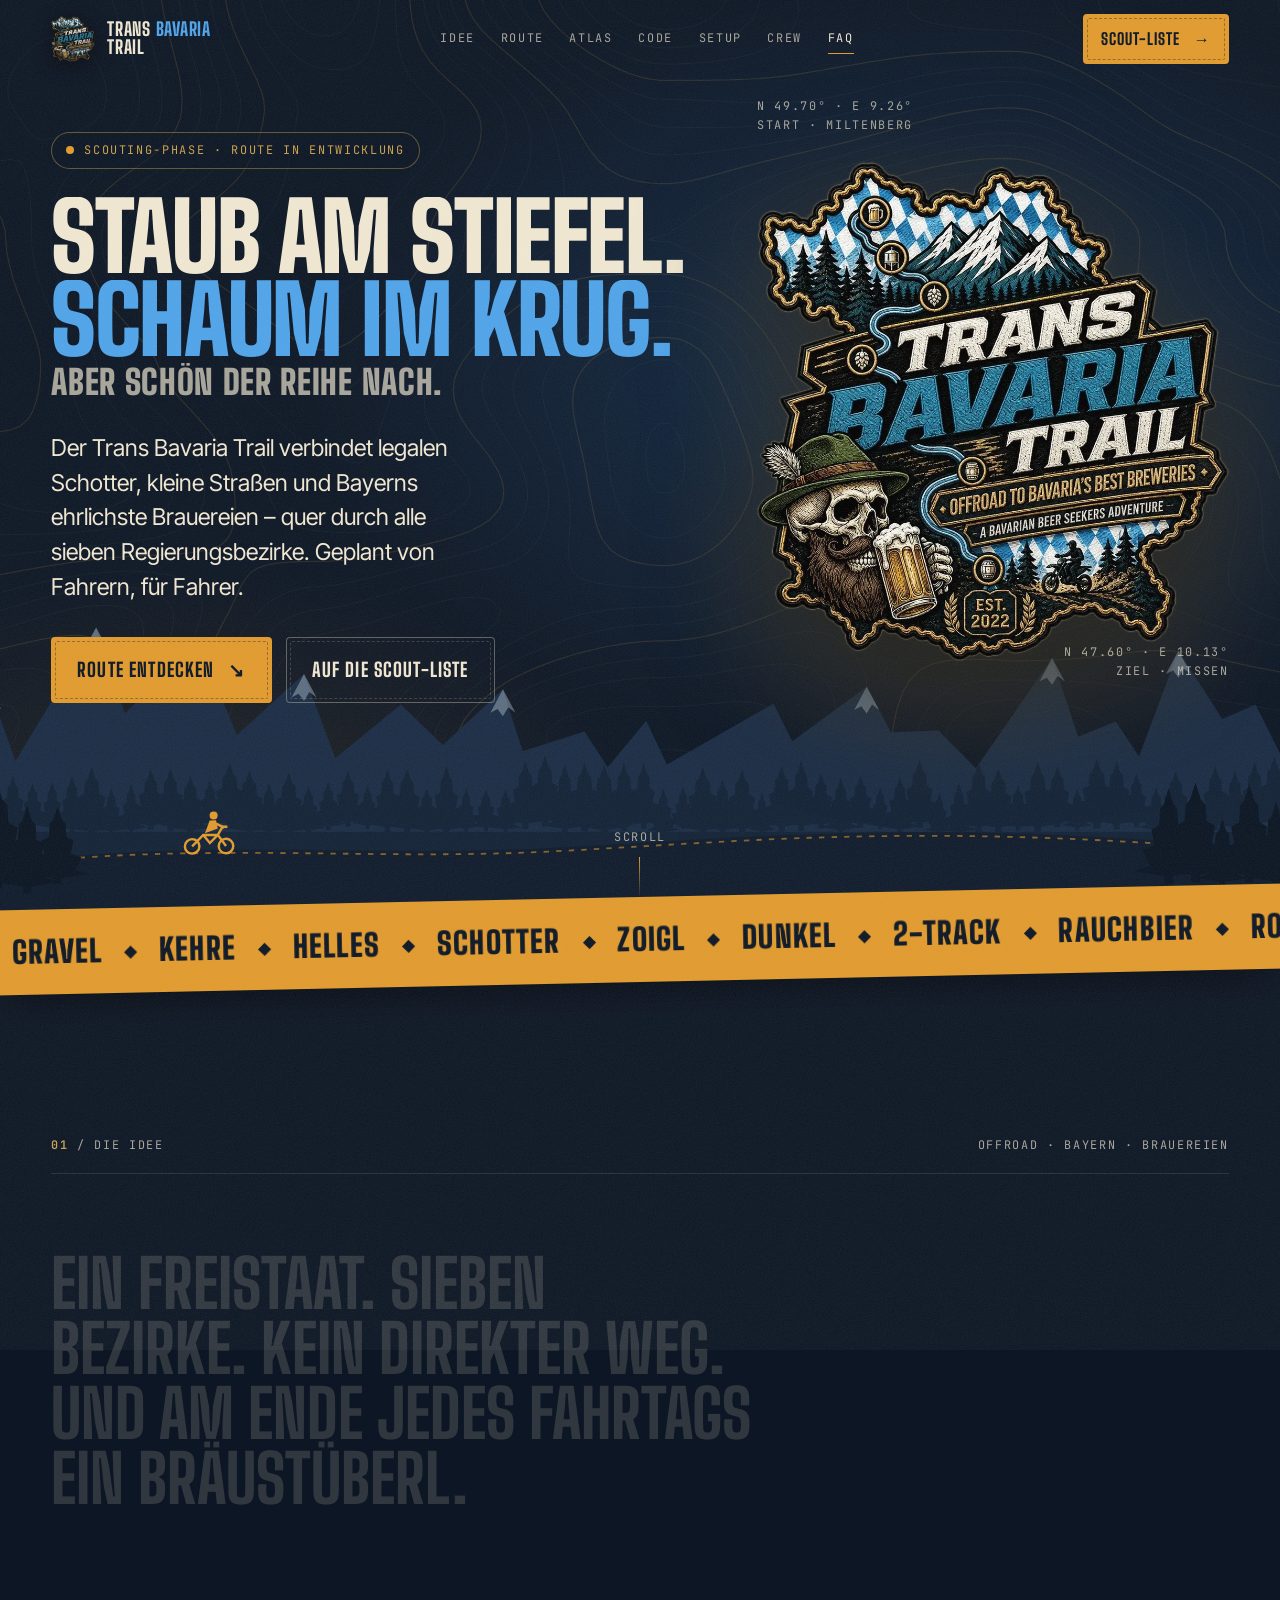
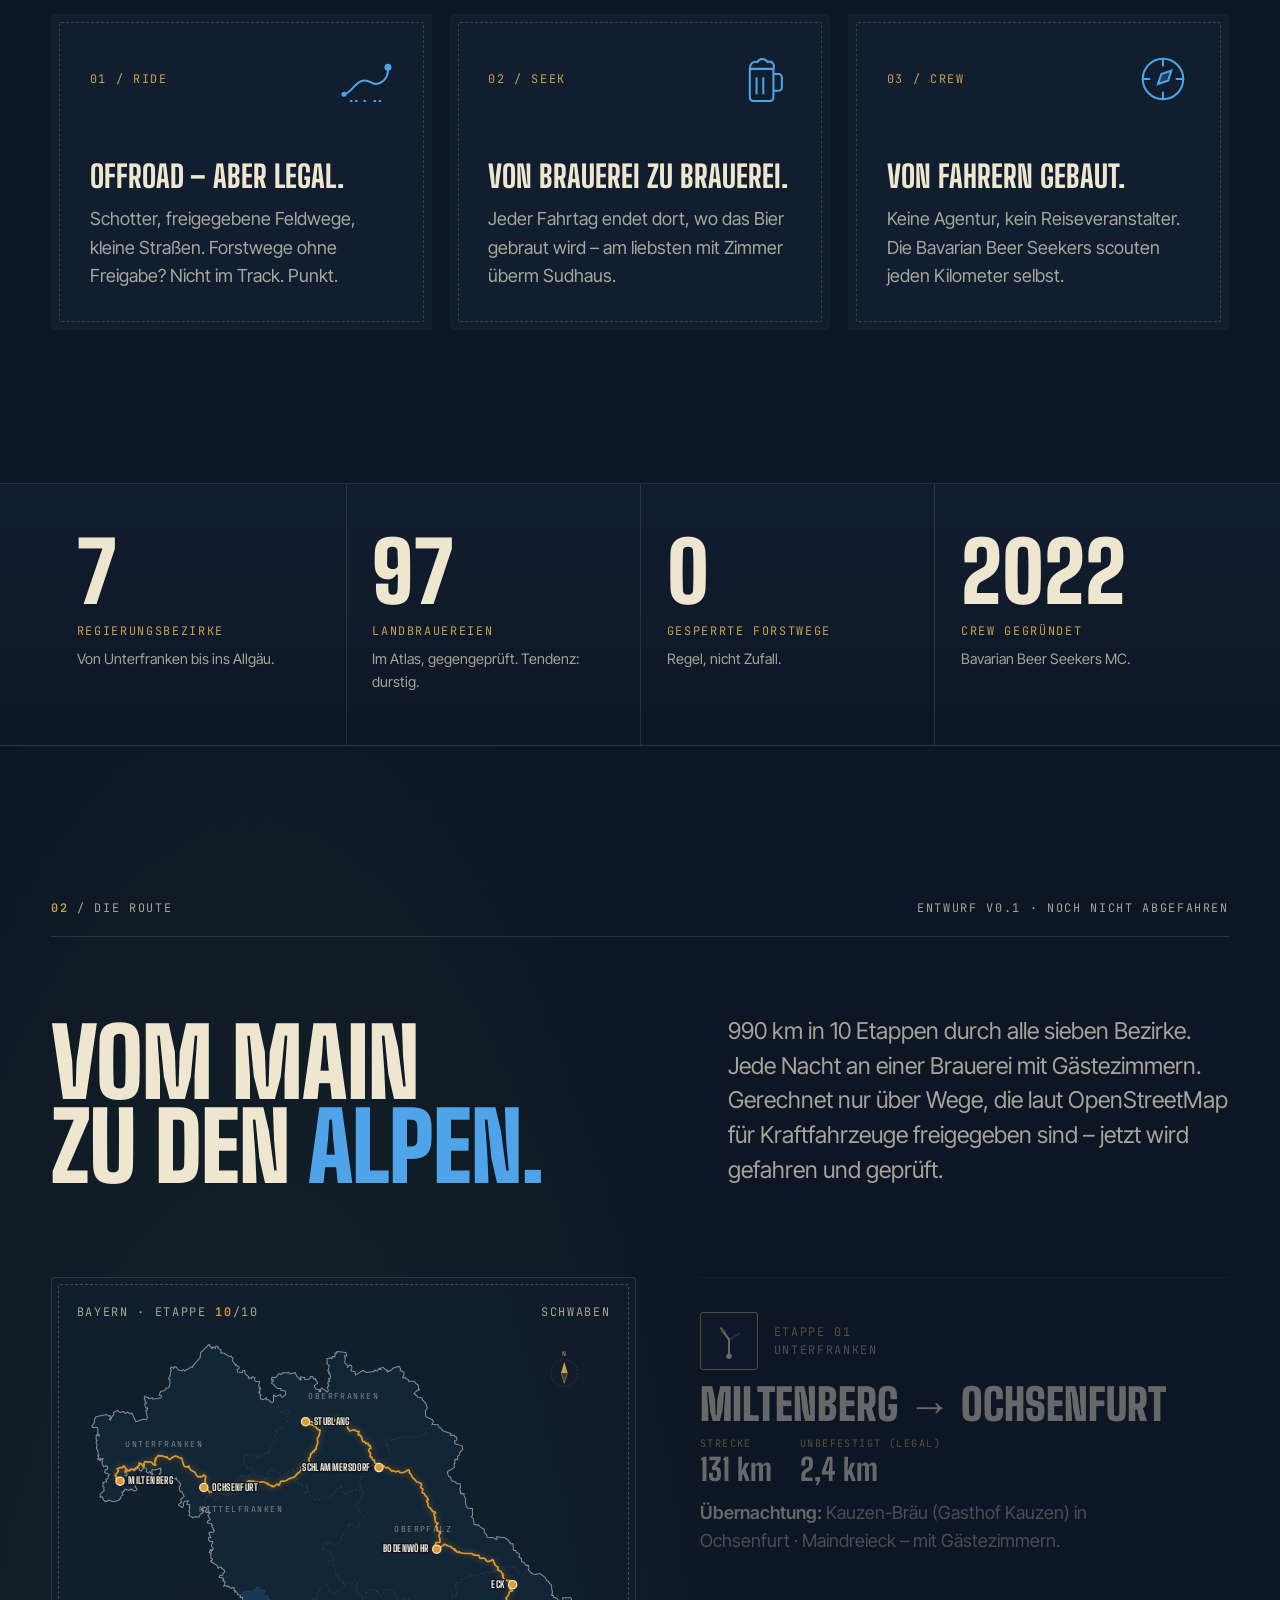
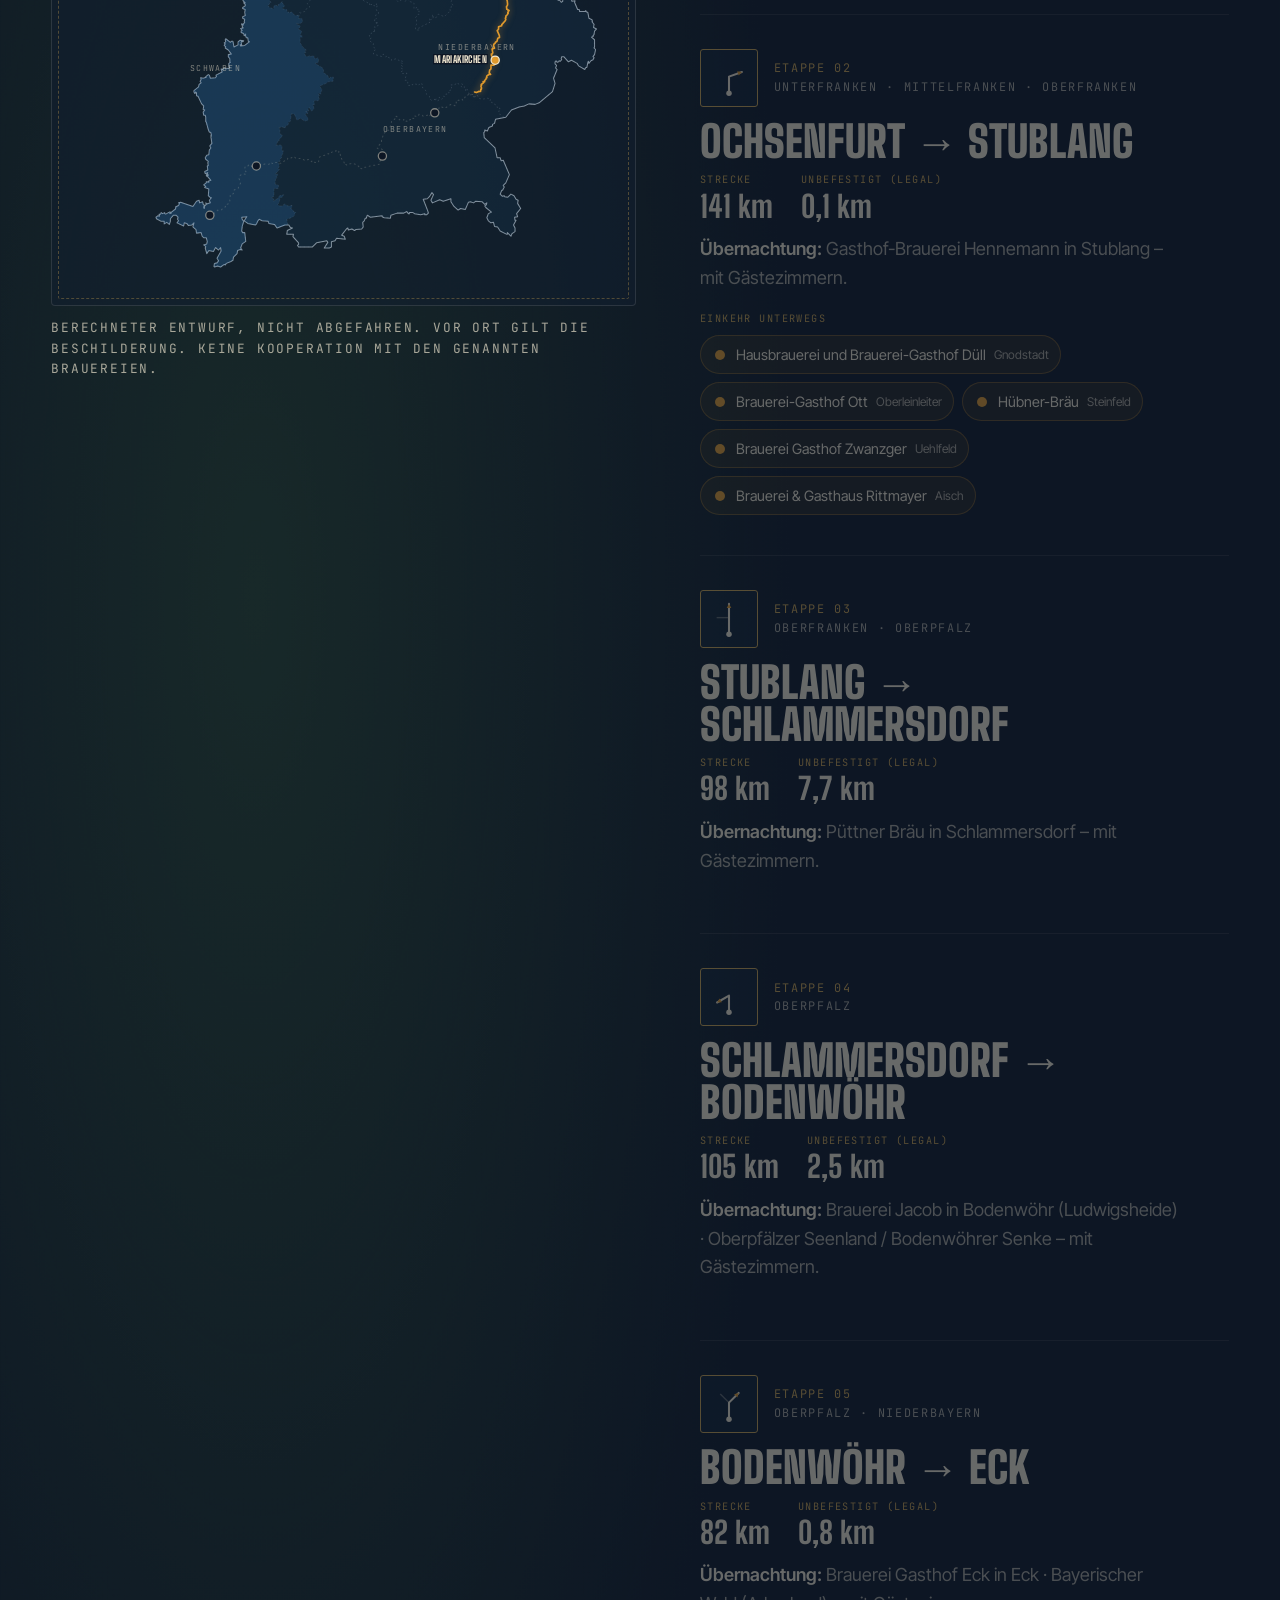
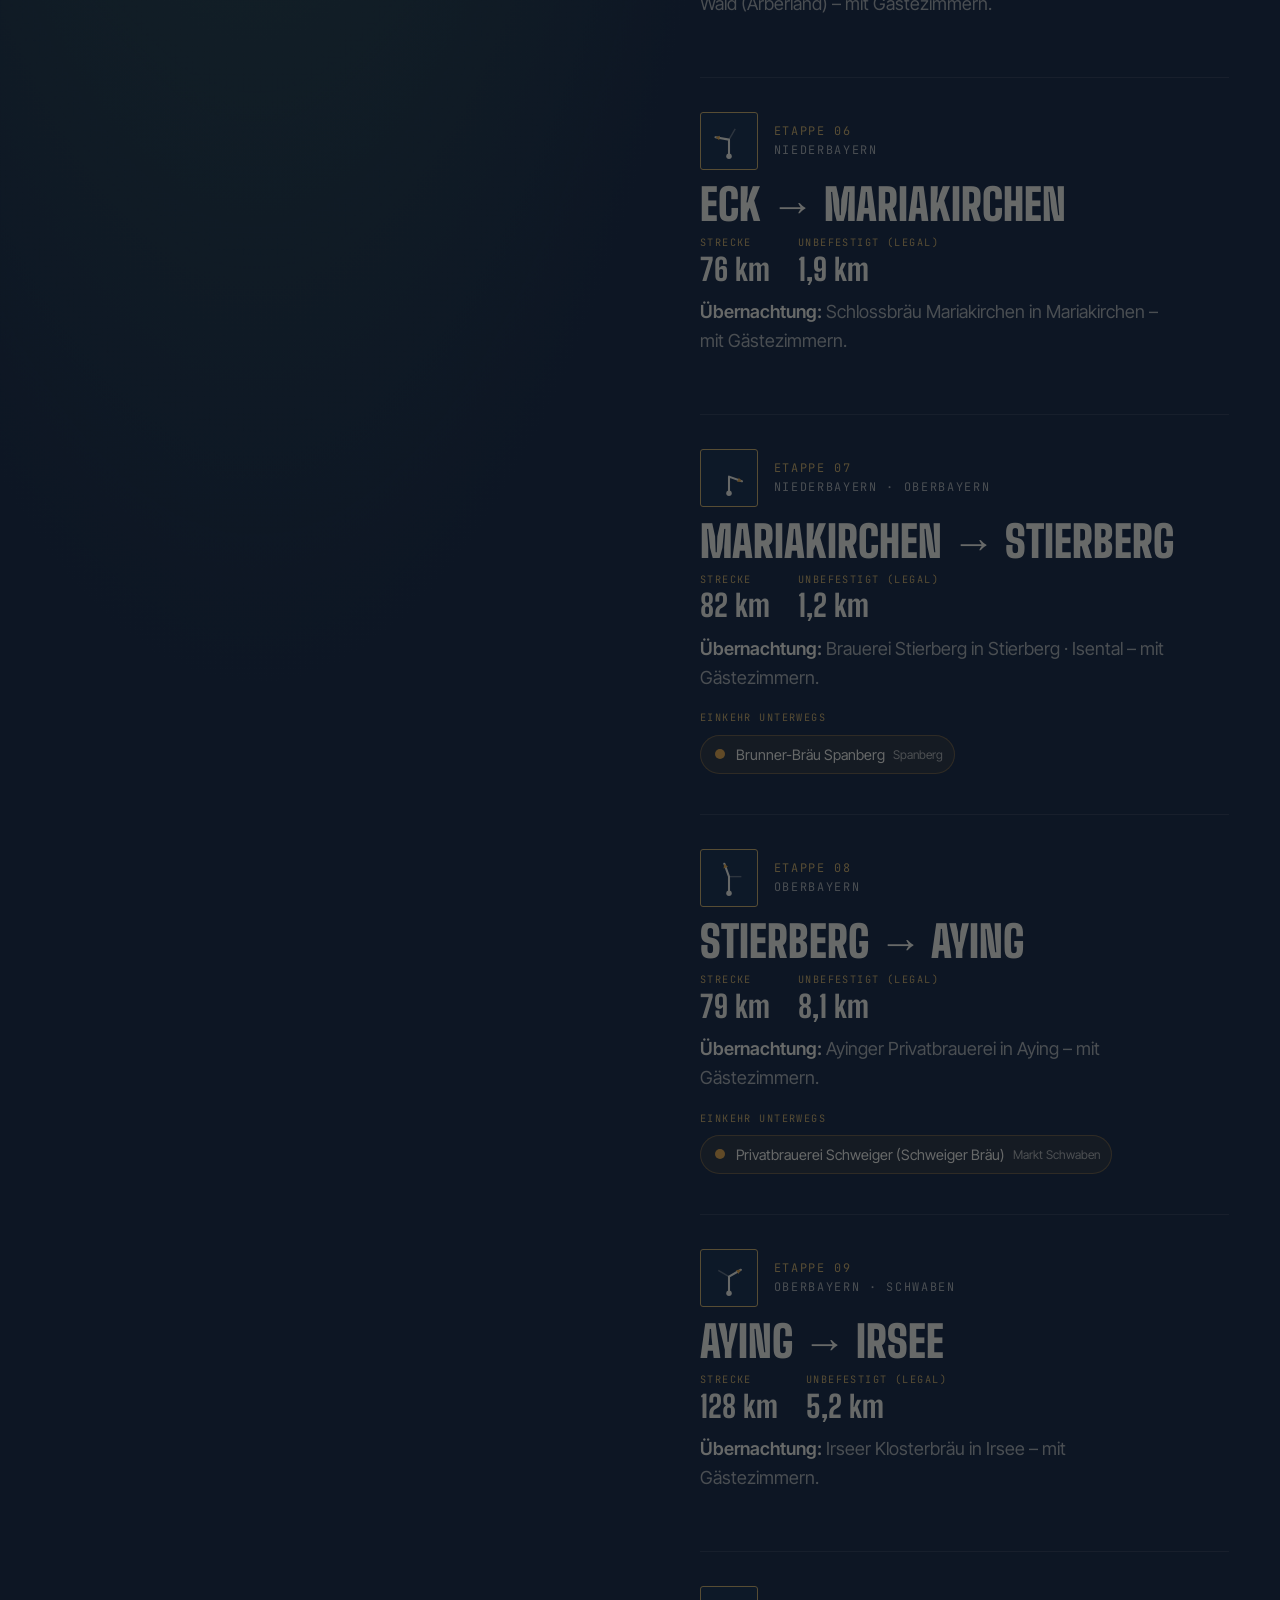
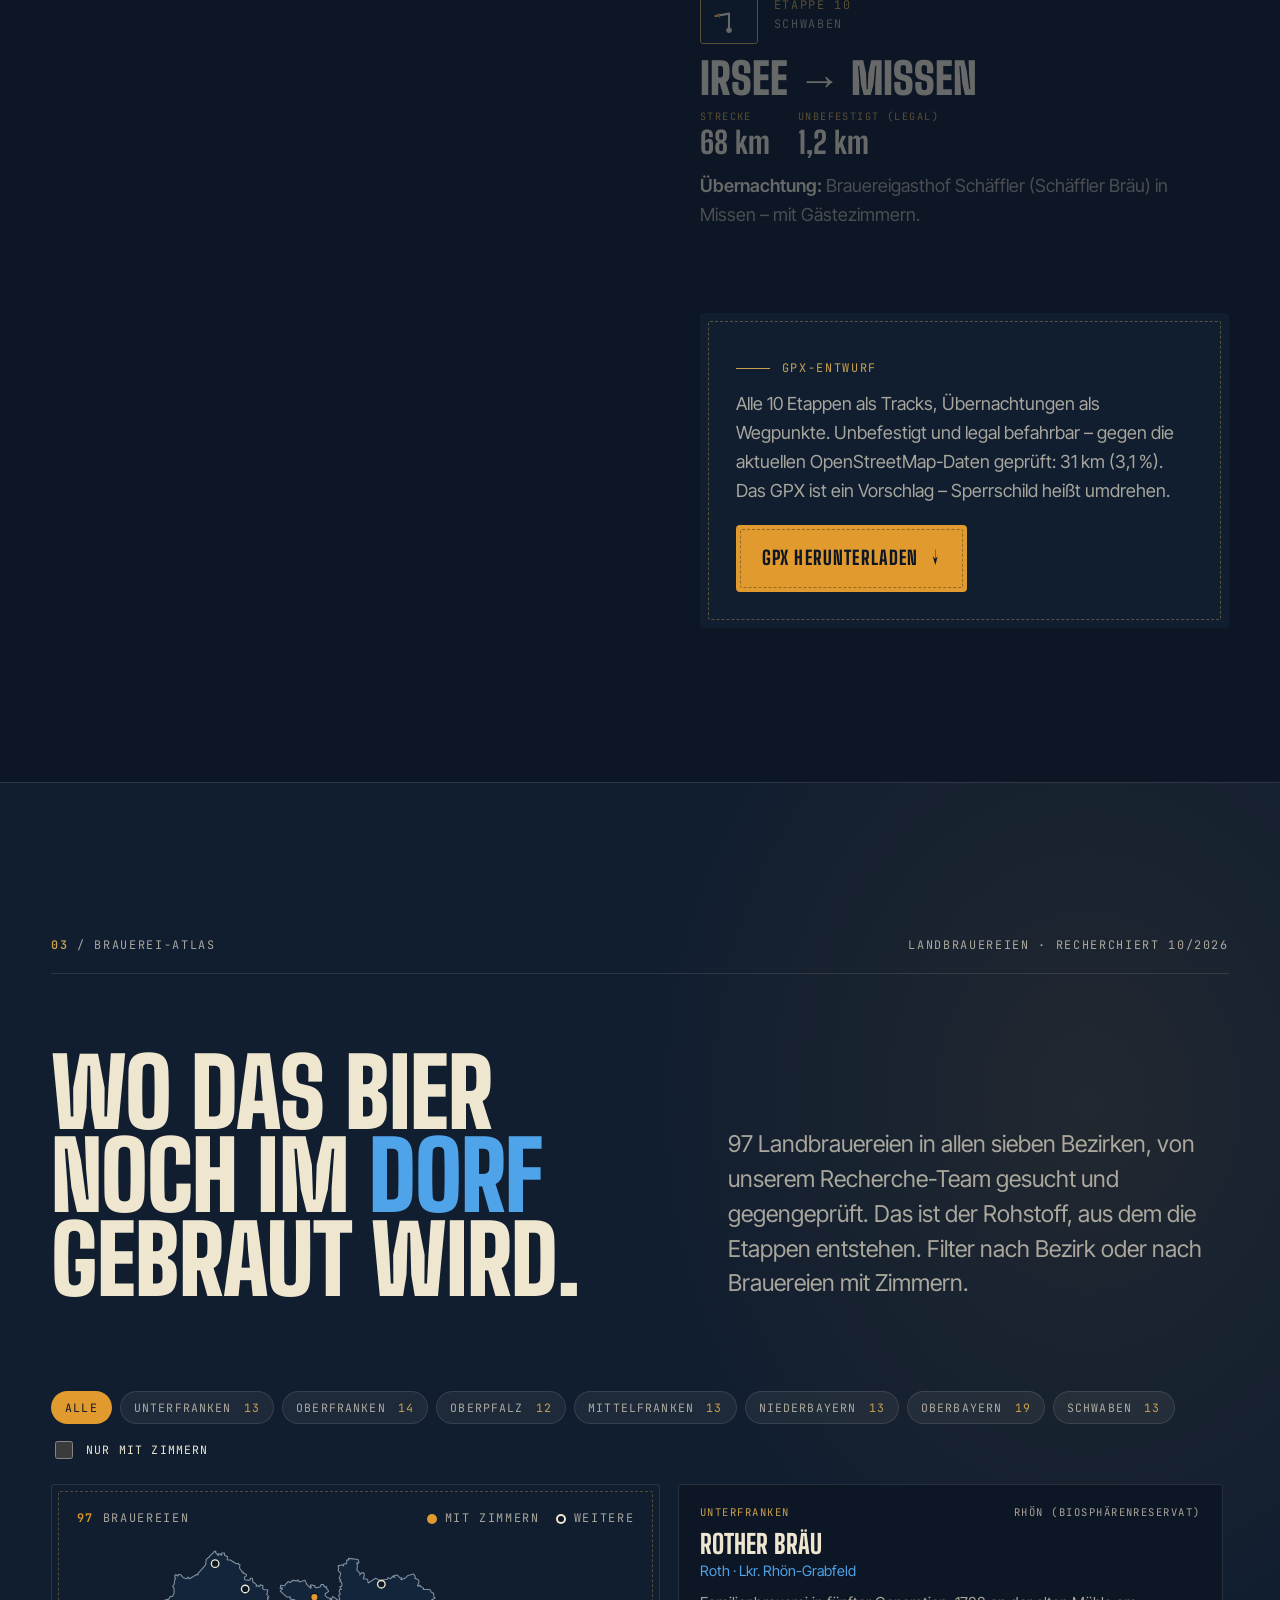
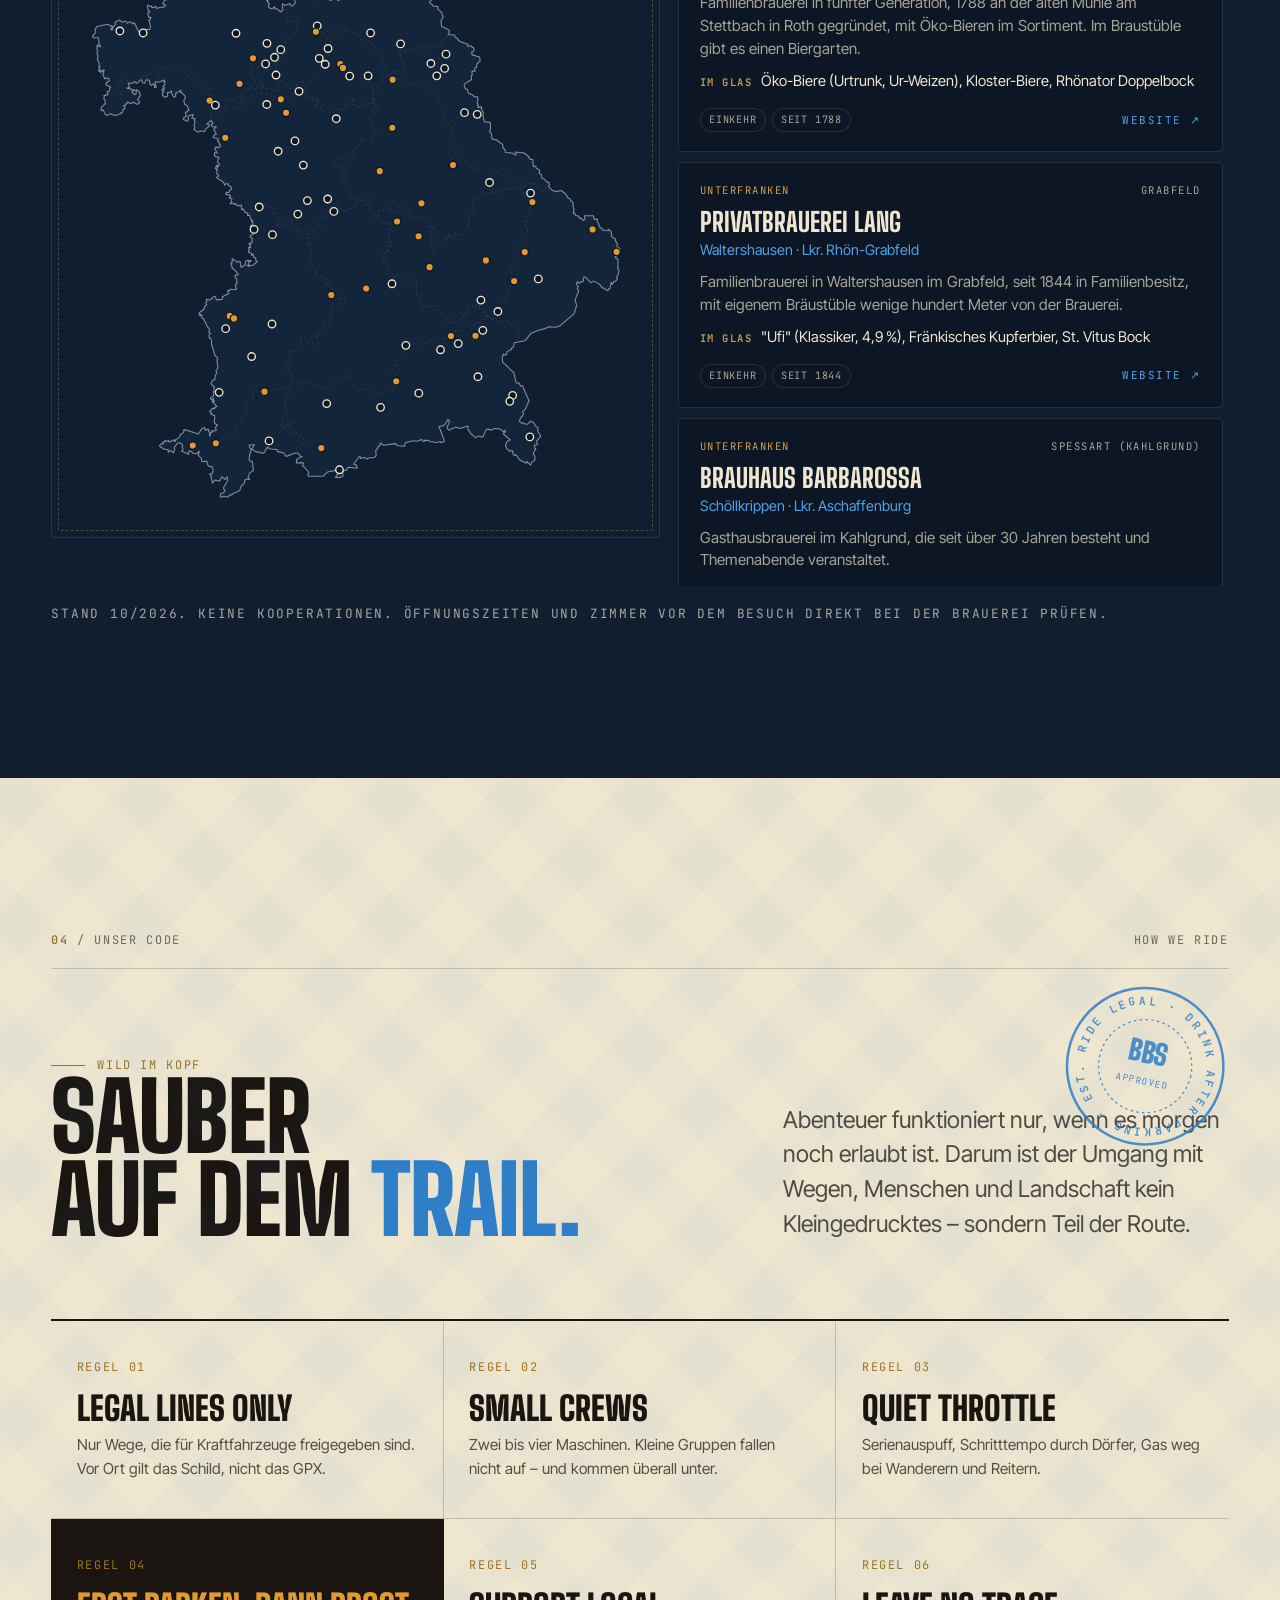
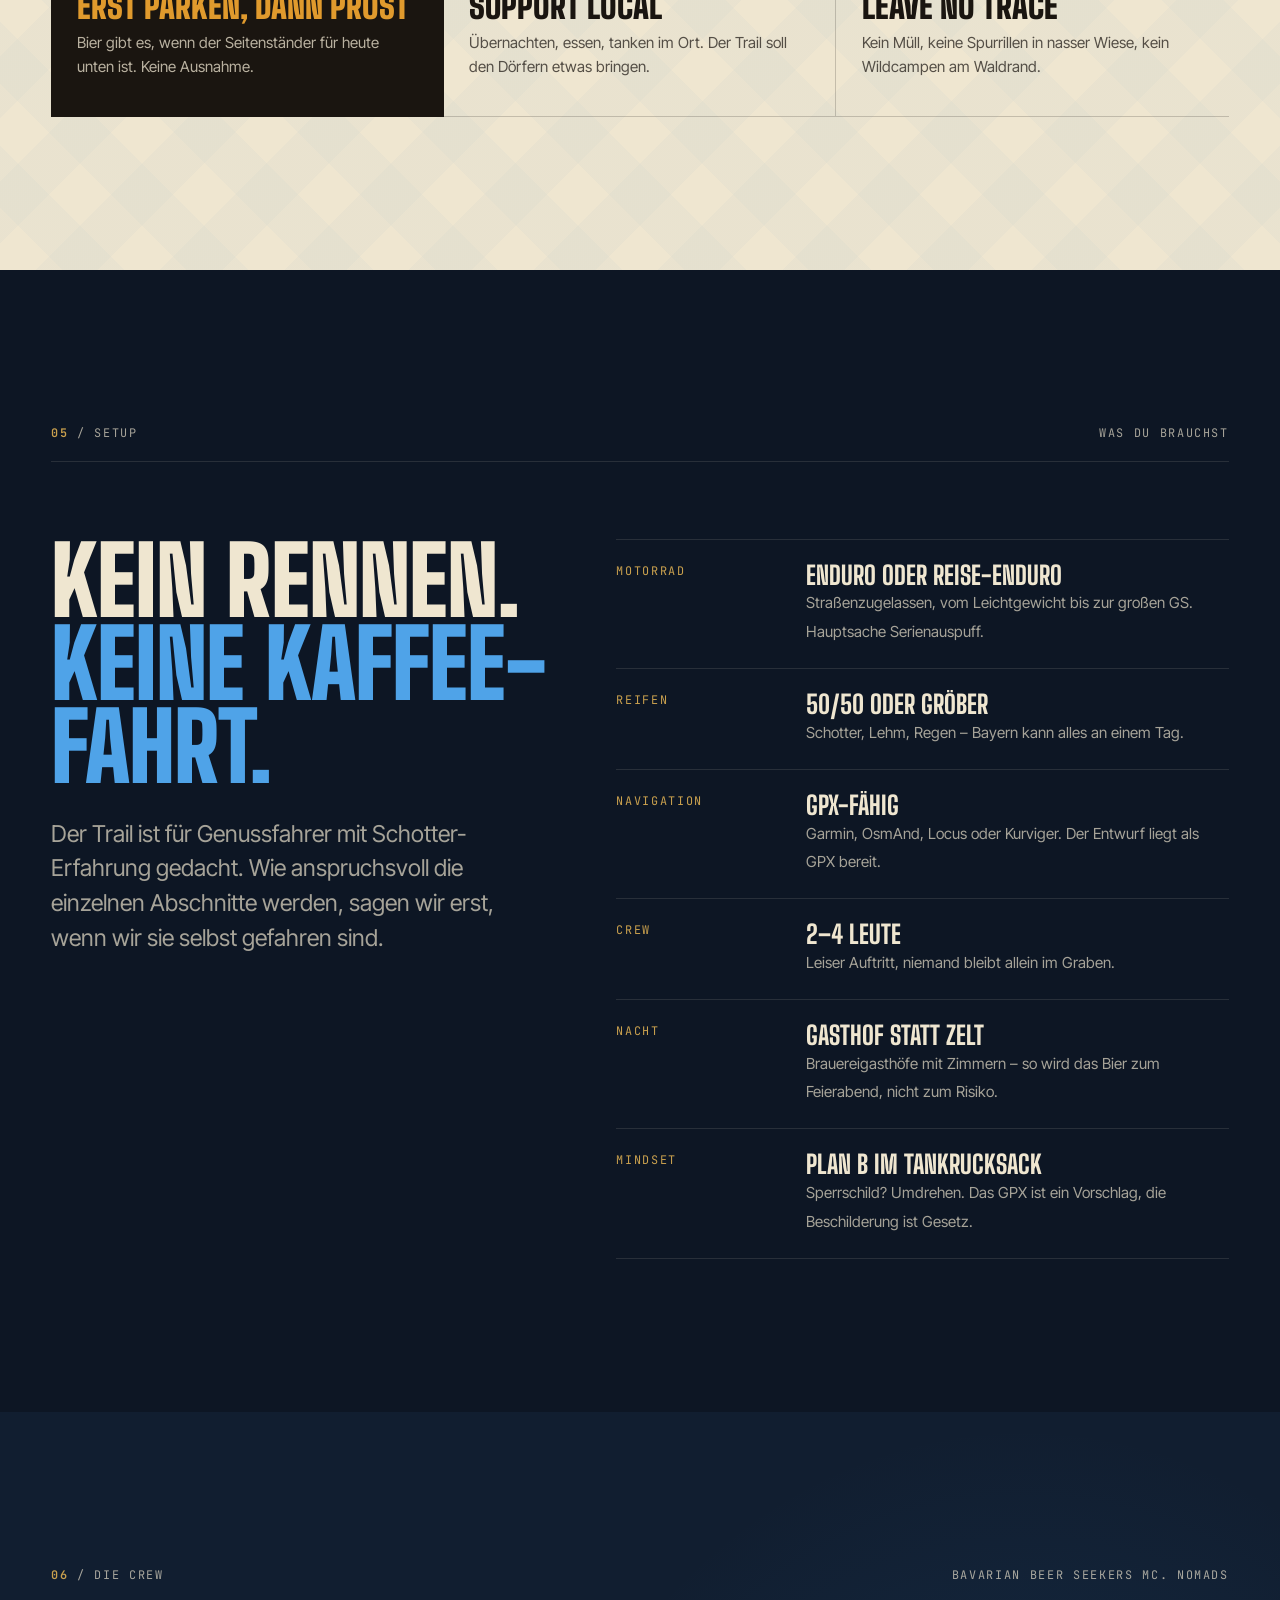
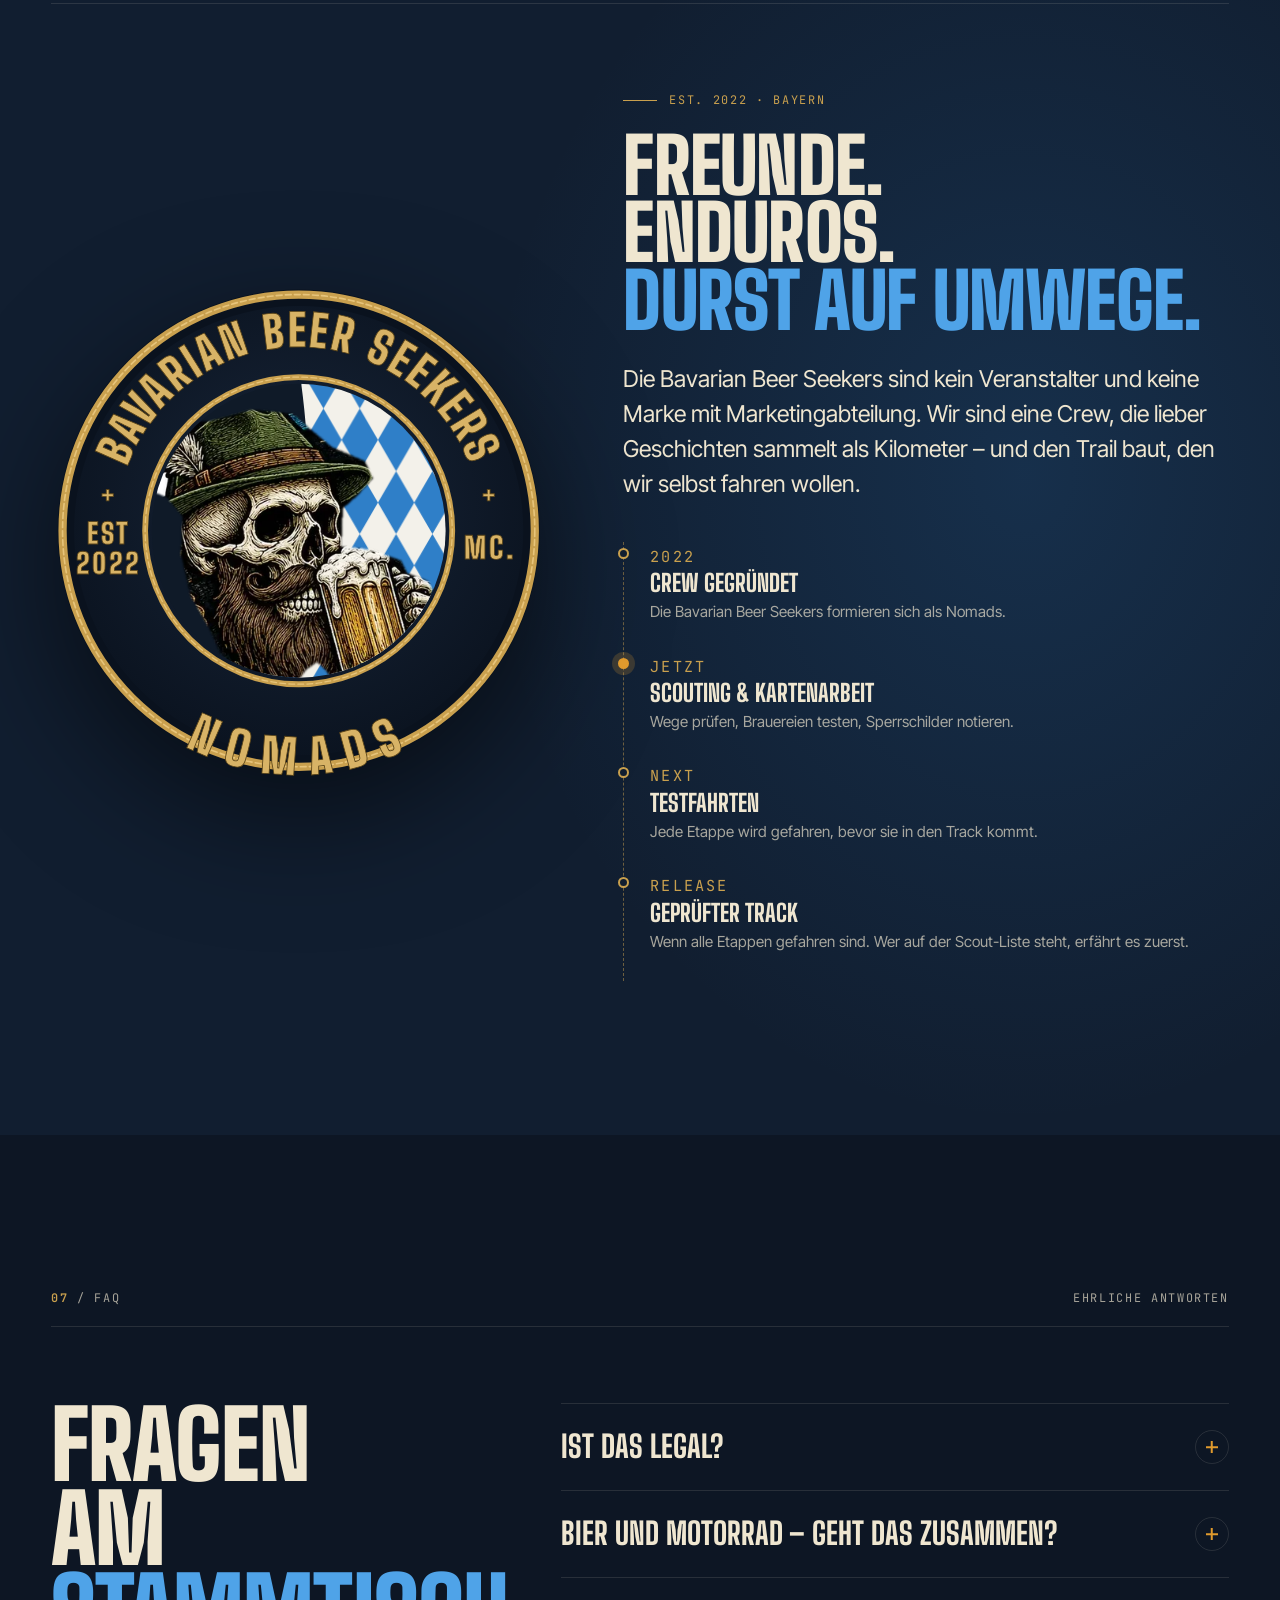
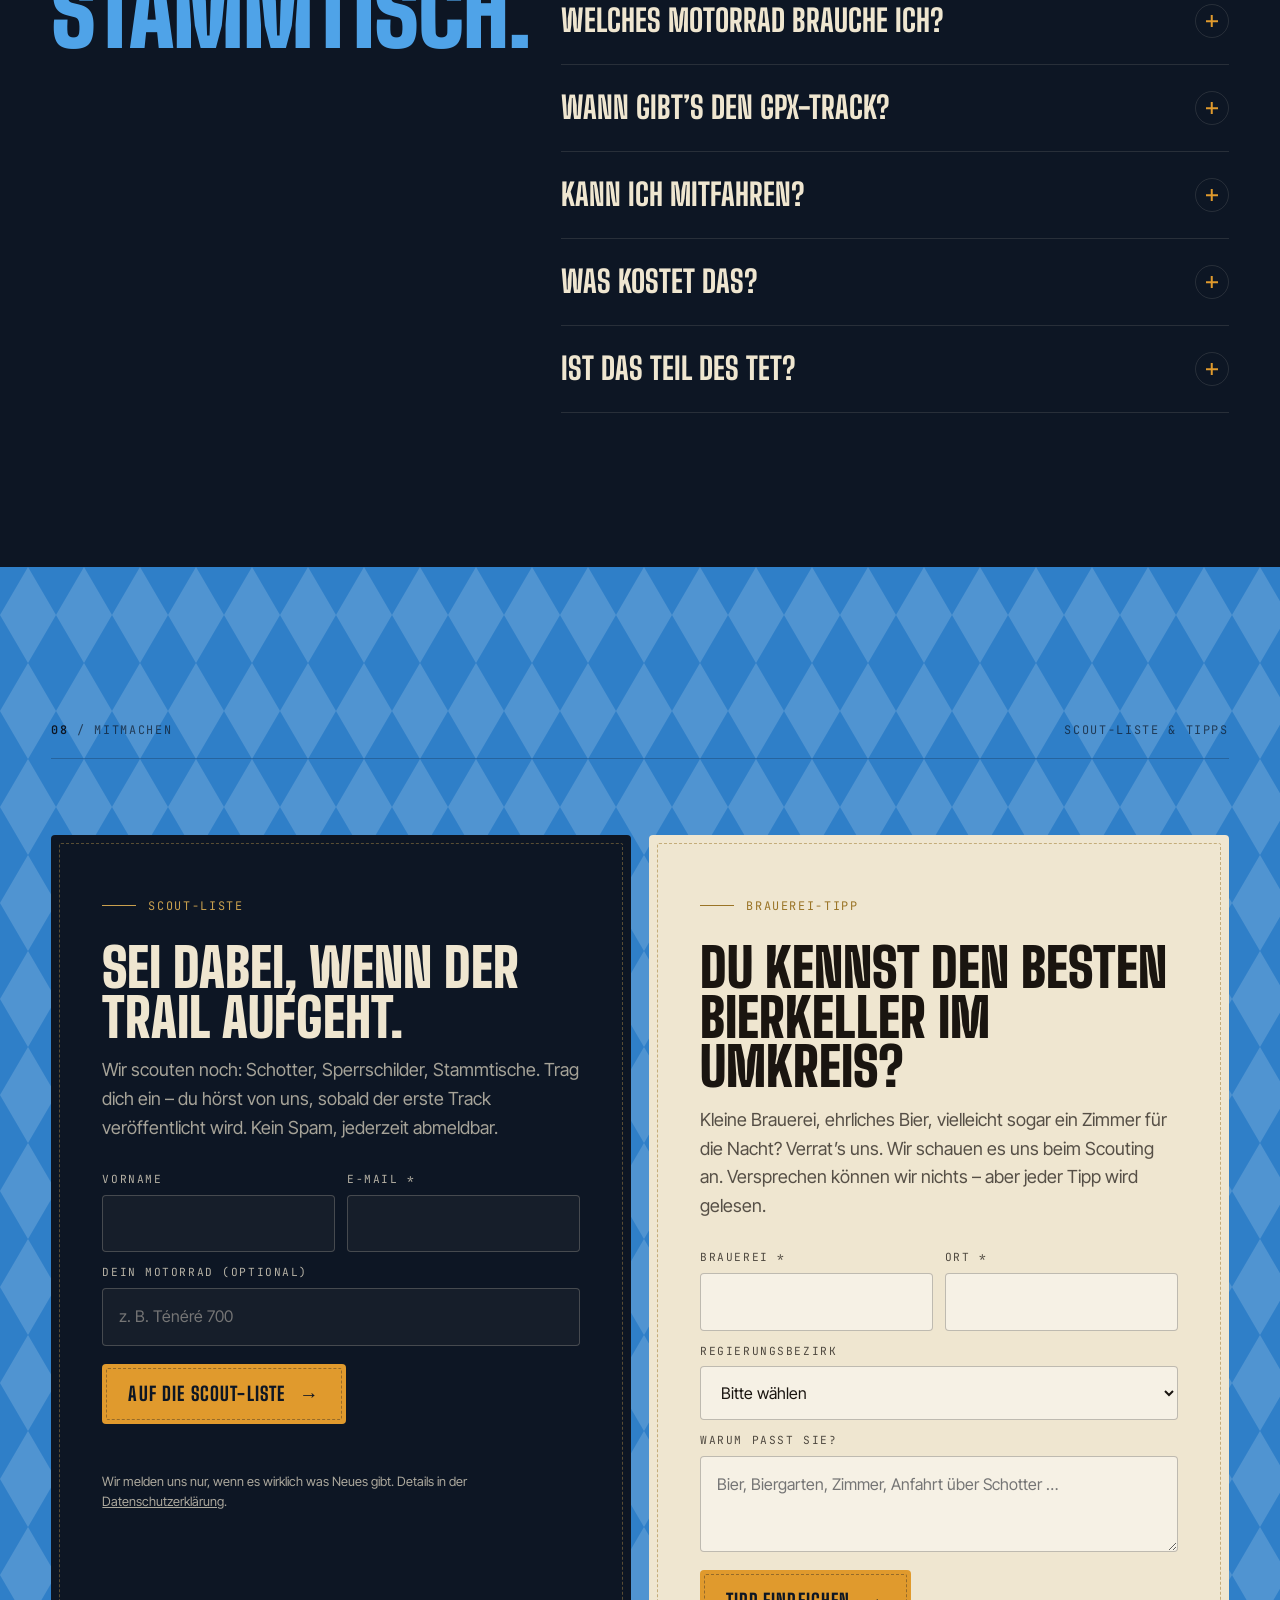
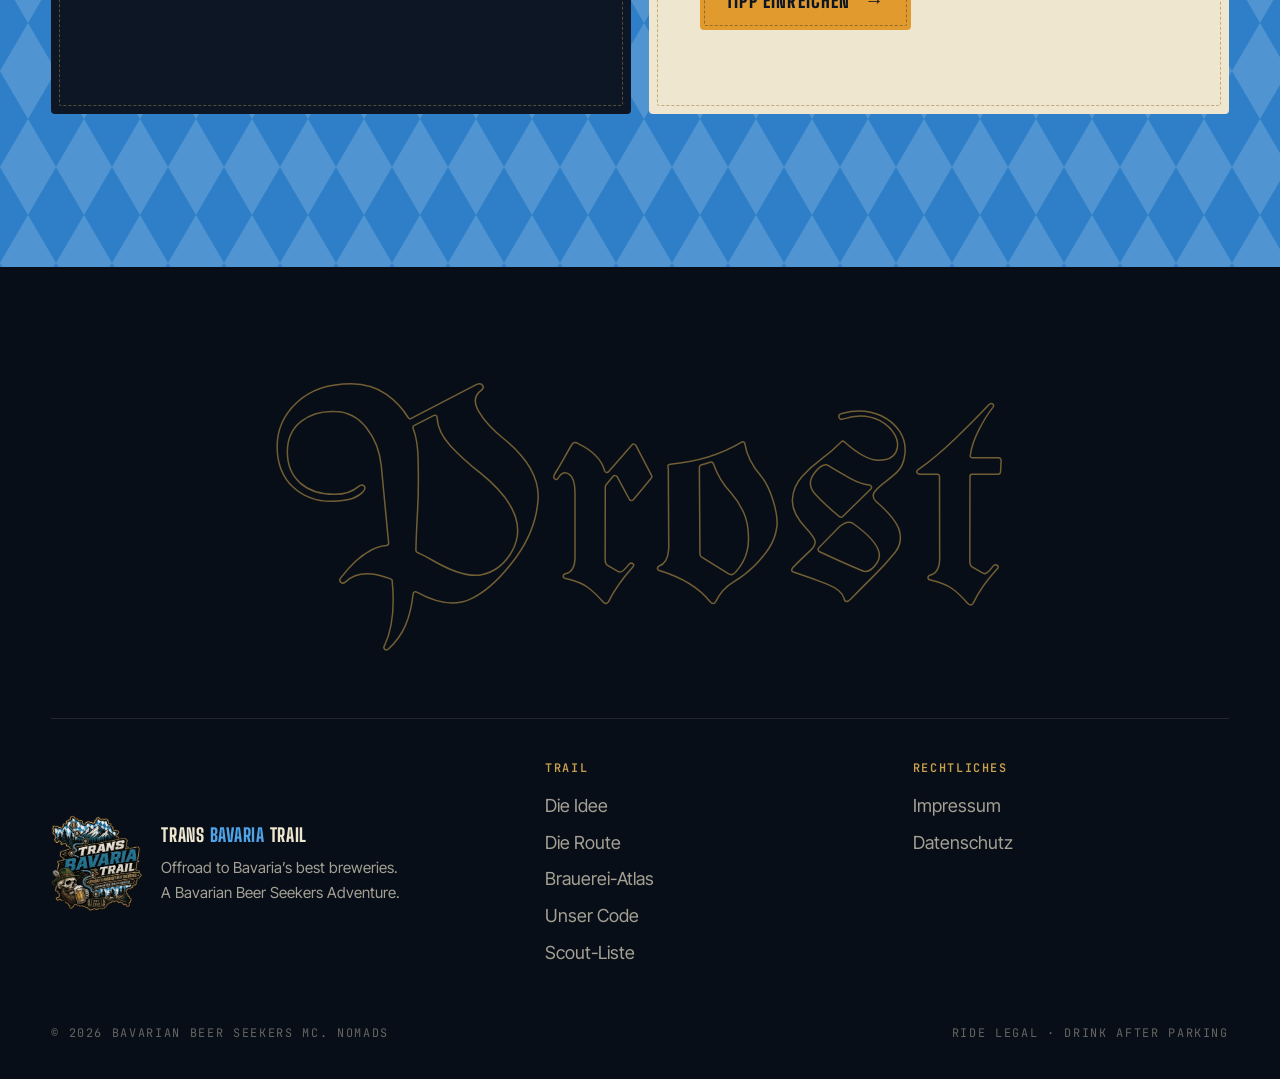
<file: index.html>
<!doctype html>
<html lang="de" class="no-js">
  <head>
    <meta charset="UTF-8" />
    <meta name="viewport" content="width=device-width, initial-scale=1.0, viewport-fit=cover" />
    <title>Trans Bavaria Trail – Offroad von Brauerei zu Brauerei</title>
    <meta
      name="description"
      content="Legaler Schotter, kleine Straßen und Bayerns ehrlichste Brauereien: Der Trans Bavaria Trail führt quer durch alle sieben Regierungsbezirke. Ein Enduro-Routenprojekt der Bavarian Beer Seekers – aktuell im Scouting."
    />
    <meta name="theme-color" content="#0d1624" />
    <!-- Entfernen, sobald das Impressum vollständig ist -->
    <meta name="robots" content="noindex" />
    <meta property="og:type" content="website" />
    <meta property="og:locale" content="de_DE" />
    <meta property="og:title" content="Trans Bavaria Trail – Offroad to Bavaria's best breweries" />
    <meta
      property="og:description"
      content="Staub am Stiefel. Schaum im Krug. Eine Enduro-Route durch alle sieben Bezirke Bayerns – von Brauerei zu Brauerei. Aktuell im Scouting."
    />
    <meta property="og:image" content="https://phailipp.github.io/trans-bavaria-trail/assets/og-image.jpg" />
    <meta name="twitter:card" content="summary_large_image" />
    <link rel="icon" type="image/png" href="assets/favicon.png" />
    <link rel="apple-touch-icon" href="assets/apple-touch-icon.png" />
    <link rel="preload" href="assets/fonts/BigShouldersDisplay-900-latin.woff2" as="font" type="font/woff2" crossorigin />
    <link rel="preload" href="assets/fonts/InterTight-400-latin.woff2" as="font" type="font/woff2" crossorigin />
    <link rel="preload" href="assets/tbt-logo.webp" as="image" />
    <link rel="stylesheet" href="assets/fonts.css" />
    <link rel="stylesheet" href="styles.css" />
    <script>document.documentElement.classList.replace("no-js", "js");</script>
  </head>
  <body>
    <a class="skip-link" href="#main">Zum Inhalt springen</a>
    <div class="grain" aria-hidden="true"></div>

    <header class="site-header" id="header">
      <a class="brand" href="#top" aria-label="Trans Bavaria Trail – zur Startseite">
        <img src="assets/tbt-logo-512.webp" alt="" width="44" height="47" />
        <span class="brand-text">Trans <span>Bavaria</span><br />Trail</span>
      </a>
      <nav class="nav mono" id="nav" aria-label="Hauptnavigation">
        <a href="#idee">Idee</a>
        <a href="#route">Route</a>
        <a href="#atlas">Atlas</a>
        <a href="#code">Code</a>
        <a href="#setup">Setup</a>
        <a href="#crew">Crew</a>
        <a href="#faq">FAQ</a>
      </nav>
      <a class="btn header-cta" href="#mitmachen">Scout-Liste <span class="arrow" aria-hidden="true">→</span></a>
      <button class="menu-toggle" id="menu-toggle" aria-label="Menü öffnen" aria-expanded="false" aria-controls="nav">
        <span></span><span></span><span></span>
      </button>
    </header>

    <main id="main">
      <!-- HERO ------------------------------------------------------ -->
      <section class="hero" id="top">
        <canvas id="topo" aria-hidden="true"></canvas>
        <div class="wrap hero-grid">
          <div class="hero-copy">
            <p class="status-pill mono"><i></i> Scouting-Phase · Route in Entwicklung</p>
            <h1>
              <span class="line"><span>Staub am Stiefel.</span></span>
              <span class="line"><span>Schaum im Krug.</span></span>
              <span class="line"><span class="small">Aber schön der Reihe nach.</span></span>
            </h1>
            <p class="lead hero-lead">
              Der Trans Bavaria Trail verbindet legalen Schotter, kleine Straßen und Bayerns ehrlichste
              Brauereien – quer durch alle sieben Regierungsbezirke. Geplant von Fahrern, für Fahrer.
            </p>
            <div class="hero-actions">
              <a class="btn" href="#route">Route entdecken <span class="arrow" aria-hidden="true">↘</span></a>
              <a class="btn btn-ghost" href="#mitmachen">Auf die Scout-Liste</a>
            </div>
          </div>
          <div class="hero-patch">
            <div class="patch-glow" aria-hidden="true"></div>
            <span class="coord coord-a mono" aria-hidden="true">N 49.70° · E 9.26°<br />Start · Miltenberg</span>
            <div class="tilt" id="tilt">
              <img
                src="assets/tbt-logo.webp"
                width="900"
                height="953"
                alt="Trans Bavaria Trail Patch – Offroad to Bavaria's best breweries. A Bavarian Beer Seekers Adventure, Est. 2022"
              />
            </div>
            <span class="coord coord-b mono" aria-hidden="true">N 47.60° · E 10.13°<br />Ziel · Missen</span>
          </div>
        </div>
        <div class="landscape" id="landscape"><svg viewBox="0 0 1600 400" preserveAspectRatio="xMidYMax slice" aria-hidden="true"><g class="layer" data-depth="0.08"><path d="M0,260 73,137 103,221 193,72 225,168 307,87 350,192 425,124 460,218 533,158 580,203 647,141 669,210 738,188 764,228 807,176 830,225 949,157 970,199 1053,138 1080,189 1133,187 1175,229 1260,106 1289,194 1331,177 1357,216 1401,98 1450,174 1487,158 1520,224 1573,174 1596,231 1616,125 1663,194 1600,260 1600,400 0,400Z" fill="#1a2c44"/><path d="M73,137 l-14,26 l8,-4 l6,8 l6,-10 l8,6ZM193,72 l-14,26 l8,-4 l6,8 l6,-10 l8,6ZM307,87 l-14,26 l8,-4 l6,8 l6,-10 l8,6ZM425,124 l-14,26 l8,-4 l6,8 l6,-10 l8,6ZM647,141 l-14,26 l8,-4 l6,8 l6,-10 l8,6ZM1053,138 l-14,26 l8,-4 l6,8 l6,-10 l8,6ZM1260,106 l-14,26 l8,-4 l6,8 l6,-10 l8,6ZM1401,98 l-14,26 l8,-4 l6,8 l6,-10 l8,6ZM1616,125 l-14,26 l8,-4 l6,8 l6,-10 l8,6Z" fill="rgba(216,230,243,.35)"/></g><g class="layer" data-depth="0.16" fill="#132236"><path d="M-10.0,225.6 -6.6,237.9 -3.9,241.6 -3.3,253.9 2.3,257.6 0.1,269.9 8.4,273.6 3.5,285.9 14.5,289.6 -7.1,293.3 -7.1,299.2 -12.9,299.2 -12.9,293.3 -34.5,289.6 -23.5,285.9 -28.4,273.6 -20.1,269.9 -22.3,257.6 -16.7,253.9 -16.1,241.6 -13.4,237.9Z"/><path d="M12.0,234.7 15.2,246.1 17.8,249.5 18.4,260.9 23.6,264.4 21.6,275.8 29.4,279.2 24.8,290.6 35.2,294.0 14.8,297.5 14.8,302.9 9.2,302.9 9.2,297.5 -11.2,294.0 -0.8,290.6 -5.4,279.2 2.4,275.8 0.4,264.4 5.6,260.9 6.2,249.5 8.8,246.1Z"/><path d="M34.0,225.4 37.7,238.0 40.6,241.7 41.3,254.3 47.3,258.1 45.0,270.6 53.9,274.4 48.6,287.0 60.6,290.8 37.2,294.5 37.2,300.6 30.8,300.6 30.8,294.5 7.4,290.8 19.4,287.0 14.1,274.4 23.0,270.6 20.7,258.1 26.7,254.3 27.4,241.7 30.3,238.0Z"/><path d="M56.0,234.8 58.9,245.3 61.2,248.5 61.7,259.0 66.4,262.2 64.6,272.7 71.6,275.9 67.4,286.4 76.8,289.6 58.5,292.7 58.5,297.8 53.5,297.8 53.5,292.7 35.2,289.6 44.6,286.4 40.4,275.9 47.4,272.7 45.6,262.2 50.3,259.0 50.8,248.5 53.1,245.3Z"/><path d="M78.0,240.4 81.3,250.4 84.0,253.3 84.6,263.3 90.1,266.3 88.0,276.3 96.1,279.2 91.3,289.2 102.2,292.2 80.9,295.2 80.9,300.0 75.1,300.0 75.1,295.2 53.8,292.2 64.7,289.2 59.9,279.2 68.0,276.3 65.9,266.3 71.4,263.3 72.0,253.3 74.7,250.4Z"/><path d="M100.0,237.2 103.2,248.0 105.9,251.2 106.4,262.0 111.7,265.2 109.7,276.0 117.6,279.2 112.9,290.0 123.4,293.2 102.8,296.4 102.8,301.6 97.2,301.6 97.2,296.4 76.6,293.2 87.1,290.0 82.4,279.2 90.3,276.0 88.3,265.2 93.6,262.0 94.1,251.2 96.8,248.0Z"/><path d="M122.0,245.7 124.7,254.2 126.9,256.8 127.4,265.3 131.9,267.9 130.2,276.4 136.8,278.9 132.9,287.4 141.8,290.0 124.4,292.6 124.4,296.6 119.6,296.6 119.6,292.6 102.2,290.0 111.1,287.4 107.2,278.9 113.8,276.4 112.1,267.9 116.6,265.3 117.1,256.8 119.3,254.2Z"/><path d="M144.0,243.9 146.6,253.2 148.8,256.0 149.3,265.3 153.6,268.1 151.9,277.4 158.4,280.2 154.5,289.5 163.2,292.3 146.3,295.1 146.3,299.5 141.7,299.5 141.7,295.1 124.8,292.3 133.5,289.5 129.6,280.2 136.1,277.4 134.4,268.1 138.7,265.3 139.2,256.0 141.4,253.2Z"/><path d="M166.0,237.2 169.0,248.1 171.5,251.4 172.1,262.3 177.0,265.6 175.1,276.5 182.6,279.8 178.1,290.7 188.1,293.9 168.6,297.2 168.6,302.4 163.4,302.4 163.4,297.2 143.9,293.9 153.9,290.7 149.4,279.8 156.9,276.5 155.0,265.6 159.9,262.3 160.5,251.4 163.0,248.1Z"/><path d="M188.0,227.7 192.2,240.7 195.6,244.6 196.4,257.6 203.3,261.5 200.6,274.6 210.9,278.5 204.8,291.5 218.6,295.4 191.7,299.3 191.7,305.5 184.3,305.5 184.3,299.3 157.4,295.4 171.2,291.5 165.1,278.5 175.4,274.6 172.7,261.5 179.6,257.6 180.4,244.6 183.8,240.7Z"/><path d="M210.0,251.1 212.5,259.8 214.5,262.4 214.9,271.2 218.9,273.8 217.4,282.5 223.4,285.1 219.8,293.9 227.8,296.5 212.1,299.1 212.1,303.3 207.9,303.3 207.9,299.1 192.2,296.5 200.2,293.9 196.6,285.1 202.6,282.5 201.1,273.8 205.1,271.2 205.5,262.4 207.5,259.8Z"/><path d="M232.0,246.1 234.5,255.5 236.5,258.3 236.9,267.6 241.0,270.4 239.4,279.8 245.5,282.6 241.9,292.0 249.9,294.8 234.2,297.6 234.2,302.1 229.8,302.1 229.8,297.6 214.1,294.8 222.1,292.0 218.5,282.6 224.6,279.8 223.0,270.4 227.1,267.6 227.5,258.3 229.5,255.5Z"/><path d="M254.0,229.9 257.6,241.3 260.6,244.7 261.3,256.0 267.2,259.4 264.9,270.8 273.8,274.2 268.5,285.5 280.4,288.9 257.2,292.4 257.2,297.8 250.8,297.8 250.8,292.4 227.6,288.9 239.5,285.5 234.2,274.2 243.1,270.8 240.8,259.4 246.7,256.0 247.4,244.7 250.4,241.3Z"/><path d="M276.0,229.6 279.7,241.2 282.7,244.6 283.4,256.2 289.4,259.7 287.1,271.3 296.1,274.7 290.7,286.3 302.8,289.8 279.2,293.3 279.2,298.8 272.8,298.8 272.8,293.3 249.2,289.8 261.3,286.3 255.9,274.7 264.9,271.3 262.6,259.7 268.6,256.2 269.3,244.6 272.3,241.2Z"/><path d="M298.0,237.4 301.6,248.5 304.6,251.8 305.2,262.9 311.1,266.2 308.8,277.3 317.7,280.6 312.4,291.6 324.2,294.9 301.1,298.3 301.1,303.6 294.9,303.6 294.9,298.3 271.8,294.9 283.6,291.6 278.3,280.6 287.2,277.3 284.9,266.2 290.8,262.9 291.4,251.8 294.4,248.5Z"/><path d="M320.0,243.0 322.9,251.6 325.2,254.2 325.7,262.9 330.4,265.4 328.6,274.1 335.7,276.7 331.5,285.3 340.9,287.9 322.5,290.5 322.5,294.7 317.5,294.7 317.5,290.5 299.1,287.9 308.5,285.3 304.3,276.7 311.4,274.1 309.6,265.4 314.3,262.9 314.8,254.2 317.1,251.6Z"/><path d="M342.0,223.2 346.2,235.5 349.6,239.1 350.4,251.4 357.2,255.1 354.5,267.4 364.8,271.0 358.7,283.3 372.4,287.0 345.6,290.7 345.6,296.6 338.4,296.6 338.4,290.7 311.6,287.0 325.3,283.3 319.2,271.0 329.5,267.4 326.8,255.1 333.6,251.4 334.4,239.1 337.8,235.5Z"/><path d="M364.0,231.0 368.1,243.4 371.5,247.1 372.2,259.5 378.9,263.2 376.3,275.5 386.4,279.2 380.4,291.6 393.9,295.3 367.6,299.0 367.6,304.9 360.4,304.9 360.4,299.0 334.1,295.3 347.6,291.6 341.6,279.2 351.7,275.5 349.1,263.2 355.8,259.5 356.5,247.1 359.9,243.4Z"/><path d="M386.0,245.8 388.9,255.6 391.3,258.5 391.9,268.3 396.7,271.2 394.8,281.0 402.0,283.9 397.8,293.7 407.4,296.6 388.6,299.5 388.6,304.2 383.4,304.2 383.4,299.5 364.6,296.6 374.2,293.7 370.0,283.9 377.2,281.0 375.3,271.2 380.1,268.3 380.7,258.5 383.1,255.6Z"/><path d="M408.0,233.8 412.0,245.7 415.3,249.3 416.1,261.2 422.7,264.8 420.1,276.7 430.0,280.3 424.1,292.2 437.3,295.8 411.5,299.4 411.5,305.1 404.5,305.1 404.5,299.4 378.7,295.8 391.9,292.2 386.0,280.3 395.9,276.7 393.3,264.8 399.9,261.2 400.7,249.3 404.0,245.7Z"/><path d="M430.0,248.8 432.7,257.7 434.9,260.4 435.4,269.3 439.9,272.0 438.1,280.9 444.8,283.6 440.9,292.5 449.7,295.2 432.4,297.9 432.4,302.1 427.6,302.1 427.6,297.9 410.3,295.2 419.1,292.5 415.2,283.6 421.9,280.9 420.1,272.0 424.6,269.3 425.1,260.4 427.3,257.7Z"/><path d="M452.0,243.7 454.8,252.8 457.0,255.5 457.5,264.6 462.1,267.3 460.3,276.4 467.1,279.2 463.1,288.3 472.1,291.0 454.4,293.7 454.4,298.1 449.6,298.1 449.6,293.7 431.9,291.0 440.9,288.3 436.9,279.2 443.7,276.4 441.9,267.3 446.5,264.6 447.0,255.5 449.2,252.8Z"/><path d="M474.0,232.1 477.4,242.5 480.1,245.6 480.8,256.0 486.3,259.1 484.1,269.6 492.4,272.7 487.5,283.1 498.5,286.2 476.9,289.4 476.9,294.3 471.1,294.3 471.1,289.4 449.5,286.2 460.5,283.1 455.6,272.7 463.9,269.6 461.7,259.1 467.2,256.0 467.9,245.6 470.6,242.5Z"/><path d="M496.0,247.7 498.3,255.9 500.3,258.3 500.7,266.5 504.5,268.9 503.0,277.1 508.8,279.5 505.4,287.7 513.0,290.1 498.0,292.6 498.0,296.5 494.0,296.5 494.0,292.6 479.0,290.1 486.6,287.7 483.2,279.5 489.0,277.1 487.5,268.9 491.3,266.5 491.7,258.3 493.7,255.9Z"/><path d="M518.0,230.1 521.4,241.8 524.2,245.3 524.8,257.1 530.3,260.6 528.2,272.3 536.5,275.8 531.5,287.5 542.6,291.0 521.0,294.5 521.0,300.1 515.0,300.1 515.0,294.5 493.4,291.0 504.5,287.5 499.5,275.8 507.8,272.3 505.7,260.6 511.2,257.1 511.8,245.3 514.6,241.8Z"/><path d="M540.0,229.4 543.8,241.6 547.0,245.3 547.7,257.5 554.0,261.2 551.5,273.4 561.0,277.1 555.4,289.3 568.0,293.0 543.4,296.6 543.4,302.5 536.6,302.5 536.6,296.6 512.0,293.0 524.6,289.3 519.0,277.1 528.5,273.4 526.0,261.2 532.3,257.5 533.0,245.3 536.2,241.6Z"/><path d="M562.0,251.6 564.9,260.1 567.3,262.7 567.8,271.1 572.6,273.7 570.7,282.2 577.9,284.7 573.7,293.2 583.2,295.7 564.5,298.3 564.5,302.3 559.5,302.3 559.5,298.3 540.8,295.7 550.3,293.2 546.1,284.7 553.3,282.2 551.4,273.7 556.2,271.1 556.7,262.7 559.1,260.1Z"/><path d="M584.0,225.7 587.5,238.8 590.3,242.7 591.0,255.8 596.7,259.7 594.5,272.8 603.0,276.7 598.0,289.7 609.4,293.7 587.0,297.6 587.0,303.9 581.0,303.9 581.0,297.6 558.6,293.7 570.0,289.7 565.0,276.7 573.5,272.8 571.3,259.7 577.0,255.8 577.7,242.7 580.5,238.8Z"/><path d="M606.0,250.5 608.2,258.9 610.0,261.3 610.4,269.7 614.1,272.1 612.7,280.5 618.1,282.9 614.9,291.3 622.2,293.7 607.9,296.2 607.9,300.2 604.1,300.2 604.1,296.2 589.8,293.7 597.1,291.3 593.9,282.9 599.3,280.5 597.9,272.1 601.6,269.7 602.0,261.3 603.8,258.9Z"/><path d="M628.0,252.6 630.5,260.4 632.6,262.7 633.1,270.5 637.2,272.8 635.6,280.6 641.8,282.9 638.1,290.7 646.4,293.0 630.2,295.3 630.2,299.1 625.8,299.1 625.8,295.3 609.6,293.0 617.9,290.7 614.2,282.9 620.4,280.6 618.8,272.8 622.9,270.5 623.4,262.7 625.5,260.4Z"/><path d="M650.0,253.1 652.6,261.2 654.6,263.6 655.1,271.6 659.3,274.0 657.7,282.1 663.9,284.5 660.2,292.5 668.6,294.9 652.2,297.3 652.2,301.2 647.8,301.2 647.8,297.3 631.4,294.9 639.8,292.5 636.1,284.5 642.3,282.1 640.7,274.0 644.9,271.6 645.4,263.6 647.4,261.2Z"/><path d="M672.0,221.0 675.8,233.7 678.9,237.5 679.6,250.1 685.9,253.9 683.5,266.6 692.8,270.4 687.3,283.0 699.8,286.8 675.3,290.6 675.3,296.7 668.7,296.7 668.7,290.6 644.2,286.8 656.7,283.0 651.2,270.4 660.5,266.6 658.1,253.9 664.4,250.1 665.1,237.5 668.2,233.7Z"/><path d="M694.0,214.8 697.9,228.1 701.1,232.0 701.8,245.3 708.2,249.3 705.7,262.5 715.3,266.5 709.6,279.8 722.4,283.8 697.4,287.8 697.4,294.1 690.6,294.1 690.6,287.8 665.6,283.8 678.4,279.8 672.7,266.5 682.3,262.5 679.8,249.3 686.2,245.3 686.9,232.0 690.1,228.1Z"/><path d="M716.0,224.5 719.5,237.6 722.3,241.5 723.0,254.7 728.6,258.6 726.4,271.7 735.0,275.6 729.9,288.7 741.3,292.6 719.0,296.6 719.0,302.9 713.0,302.9 713.0,296.6 690.7,292.6 702.1,288.7 697.0,275.6 705.6,271.7 703.4,258.6 709.0,254.7 709.7,241.5 712.5,237.6Z"/><path d="M738.0,222.6 742.1,235.5 745.5,239.3 746.2,252.2 752.9,256.0 750.3,268.9 760.4,272.8 754.4,285.7 767.8,289.5 741.6,293.4 741.6,299.6 734.4,299.6 734.4,293.4 708.2,289.5 721.6,285.7 715.6,272.8 725.7,268.9 723.1,256.0 729.8,252.2 730.5,239.3 733.9,235.5Z"/><path d="M760.0,225.1 764.3,238.3 767.8,242.3 768.5,255.5 775.5,259.4 772.8,272.6 783.3,276.5 777.1,289.7 791.1,293.6 763.7,297.6 763.7,303.9 756.3,303.9 756.3,297.6 728.9,293.6 742.9,289.7 736.7,276.5 747.2,272.6 744.5,259.4 751.5,255.5 752.2,242.3 755.7,238.3Z"/><path d="M782.0,222.7 785.8,235.5 788.9,239.3 789.5,252.1 795.7,255.9 793.3,268.7 802.6,272.5 797.1,285.3 809.4,289.1 785.3,293.0 785.3,299.1 778.7,299.1 778.7,293.0 754.6,289.1 766.9,285.3 761.4,272.5 770.7,268.7 768.3,255.9 774.5,252.1 775.1,239.3 778.2,235.5Z"/><path d="M804.0,222.8 807.4,235.2 810.1,238.8 810.8,251.2 816.3,254.9 814.1,267.3 822.4,271.0 817.5,283.3 828.6,287.0 806.9,290.8 806.9,296.7 801.1,296.7 801.1,290.8 779.4,287.0 790.5,283.3 785.6,271.0 793.9,267.3 791.7,254.9 797.2,251.2 797.9,238.8 800.6,235.2Z"/><path d="M826.0,251.3 828.6,260.2 830.6,262.9 831.1,271.8 835.3,274.4 833.7,283.4 839.9,286.0 836.2,294.9 844.6,297.6 828.2,300.3 828.2,304.5 823.8,304.5 823.8,300.3 807.4,297.6 815.8,294.9 812.1,286.0 818.3,283.4 816.7,274.4 820.9,271.8 821.4,262.9 823.4,260.2Z"/><path d="M848.0,249.1 850.3,257.1 852.1,259.5 852.5,267.5 856.3,269.9 854.8,277.9 860.4,280.3 857.1,288.3 864.5,290.6 850.0,293.1 850.0,296.9 846.0,296.9 846.0,293.1 831.5,290.6 838.9,288.3 835.6,280.3 841.2,277.9 839.7,269.9 843.5,267.5 843.9,259.5 845.7,257.1Z"/><path d="M870.0,227.7 874.3,240.5 877.9,244.3 878.7,257.1 885.8,261.0 883.0,273.8 893.6,277.6 887.3,290.4 901.5,294.2 873.8,298.1 873.8,304.2 866.2,304.2 866.2,298.1 838.5,294.2 852.7,290.4 846.4,277.6 857.0,273.8 854.2,261.0 861.3,257.1 862.1,244.3 865.7,240.5Z"/><path d="M892.0,241.4 895.2,251.7 897.8,254.7 898.3,265.0 903.5,268.1 901.5,278.4 909.3,281.5 904.7,291.8 915.1,294.9 894.8,298.0 894.8,302.9 889.2,302.9 889.2,298.0 868.9,294.9 879.3,291.8 874.7,281.5 882.5,278.4 880.5,268.1 885.7,265.0 886.2,254.7 888.8,251.7Z"/><path d="M914.0,231.4 918.0,243.2 921.3,246.8 922.1,258.6 928.7,262.1 926.1,273.9 936.0,277.4 930.1,289.3 943.3,292.8 917.5,296.3 917.5,302.0 910.5,302.0 910.5,296.3 884.7,292.8 897.9,289.3 892.0,277.4 901.9,273.9 899.3,262.1 905.9,258.6 906.7,246.8 910.0,243.2Z"/><path d="M936.0,256.1 938.1,263.9 939.9,266.3 940.3,274.2 943.7,276.5 942.4,284.4 947.6,286.7 944.5,294.6 951.5,297.0 937.9,299.3 937.9,303.1 934.1,303.1 934.1,299.3 920.5,297.0 927.5,294.6 924.4,286.7 929.6,284.4 928.3,276.5 931.7,274.2 932.1,266.3 933.9,263.9Z"/><path d="M958.0,226.6 961.9,238.8 965.1,242.5 965.8,254.7 972.1,258.3 969.6,270.5 979.2,274.2 973.5,286.4 986.2,290.1 961.4,293.7 961.4,299.6 954.6,299.6 954.6,293.7 929.8,290.1 942.5,286.4 936.8,274.2 946.4,270.5 943.9,258.3 950.2,254.7 950.9,242.5 954.1,238.8Z"/><path d="M980.0,220.0 983.5,233.3 986.4,237.3 987.1,250.6 992.9,254.5 990.6,267.8 999.3,271.8 994.2,285.0 1005.8,289.0 983.1,293.0 983.1,299.4 976.9,299.4 976.9,293.0 954.2,289.0 965.8,285.0 960.7,271.8 969.4,267.8 967.1,254.5 972.9,250.6 973.6,237.3 976.5,233.3Z"/><path d="M1002.0,235.0 1005.3,245.3 1008.0,248.4 1008.6,258.6 1014.1,261.7 1012.0,272.0 1020.1,275.1 1015.3,285.4 1026.1,288.5 1004.9,291.6 1004.9,296.5 999.1,296.5 999.1,291.6 977.9,288.5 988.7,285.4 983.9,275.1 992.0,272.0 989.9,261.7 995.4,258.6 996.0,248.4 998.7,245.3Z"/><path d="M1024.0,239.2 1027.1,249.9 1029.6,253.1 1030.2,263.9 1035.2,267.1 1033.2,277.8 1040.8,281.0 1036.3,291.7 1046.4,294.9 1026.7,298.1 1026.7,303.2 1021.3,303.2 1021.3,298.1 1001.6,294.9 1011.7,291.7 1007.2,281.0 1014.8,277.8 1012.8,267.1 1017.8,263.9 1018.4,253.1 1020.9,249.9Z"/><path d="M1046.0,237.4 1049.3,247.1 1052.0,250.0 1052.6,259.8 1058.0,262.7 1055.9,272.4 1064.0,275.3 1059.2,285.1 1070.0,288.0 1048.9,290.9 1048.9,295.6 1043.1,295.6 1043.1,290.9 1022.0,288.0 1032.8,285.1 1028.0,275.3 1036.1,272.4 1034.0,262.7 1039.4,259.8 1040.0,250.0 1042.7,247.1Z"/><path d="M1068.0,250.4 1070.3,258.2 1072.1,260.6 1072.5,268.5 1076.2,270.8 1074.8,278.7 1080.4,281.1 1077.1,289.0 1084.5,291.3 1070.0,293.7 1070.0,297.4 1066.0,297.4 1066.0,293.7 1051.5,291.3 1058.9,289.0 1055.6,281.1 1061.2,278.7 1059.8,270.8 1063.5,268.5 1063.9,260.6 1065.7,258.2Z"/><path d="M1090.0,238.1 1093.1,248.8 1095.7,252.0 1096.3,262.8 1101.4,266.0 1099.4,276.7 1107.1,279.9 1102.6,290.7 1112.9,293.9 1092.7,297.1 1092.7,302.2 1087.3,302.2 1087.3,297.1 1067.1,293.9 1077.4,290.7 1072.9,279.9 1080.6,276.7 1078.6,266.0 1083.7,262.8 1084.3,252.0 1086.9,248.8Z"/><path d="M1112.0,219.8 1116.0,232.5 1119.4,236.3 1120.1,249.0 1126.7,252.7 1124.1,265.4 1134.1,269.2 1128.2,281.9 1141.4,285.7 1115.5,289.5 1115.5,295.6 1108.5,295.6 1108.5,289.5 1082.6,285.7 1095.8,281.9 1089.9,269.2 1099.9,265.4 1097.3,252.7 1103.9,249.0 1104.6,236.3 1108.0,232.5Z"/><path d="M1134.0,256.0 1136.2,264.0 1138.1,266.4 1138.5,274.5 1142.2,276.9 1140.7,284.9 1146.3,287.3 1143.0,295.4 1150.3,297.8 1136.0,300.2 1136.0,304.0 1132.0,304.0 1132.0,300.2 1117.7,297.8 1125.0,295.4 1121.7,287.3 1127.3,284.9 1125.8,276.9 1129.5,274.5 1129.9,266.4 1131.8,264.0Z"/><path d="M1156.0,245.1 1158.7,255.1 1160.9,258.1 1161.4,268.2 1165.8,271.2 1164.1,281.3 1170.7,284.3 1166.8,294.3 1175.6,297.3 1158.4,300.3 1158.4,305.1 1153.6,305.1 1153.6,300.3 1136.4,297.3 1145.2,294.3 1141.3,284.3 1147.9,281.3 1146.2,271.2 1150.6,268.2 1151.1,258.1 1153.3,255.1Z"/><path d="M1178.0,221.6 1181.8,234.8 1184.9,238.7 1185.6,251.9 1191.8,255.8 1189.4,269.0 1198.7,272.9 1193.2,286.1 1205.6,290.0 1181.3,294.0 1181.3,300.3 1174.7,300.3 1174.7,294.0 1150.4,290.0 1162.8,286.1 1157.3,272.9 1166.6,269.0 1164.2,255.8 1170.4,251.9 1171.1,238.7 1174.2,234.8Z"/><path d="M1200.0,229.5 1204.0,241.3 1207.4,244.9 1208.1,256.8 1214.7,260.3 1212.1,272.2 1222.1,275.7 1216.2,287.6 1229.4,291.2 1203.5,294.7 1203.5,300.4 1196.5,300.4 1196.5,294.7 1170.6,291.2 1183.8,287.6 1177.9,275.7 1187.9,272.2 1185.3,260.3 1191.9,256.8 1192.6,244.9 1196.0,241.3Z"/><path d="M1222.0,247.6 1224.9,256.2 1227.3,258.7 1227.8,267.2 1232.5,269.8 1230.7,278.3 1237.8,280.8 1233.6,289.4 1243.1,291.9 1224.5,294.5 1224.5,298.5 1219.5,298.5 1219.5,294.5 1200.9,291.9 1210.4,289.4 1206.2,280.8 1213.3,278.3 1211.5,269.8 1216.2,267.2 1216.7,258.7 1219.1,256.2Z"/><path d="M1244.0,221.9 1248.1,235.1 1251.5,239.0 1252.2,252.1 1258.9,256.0 1256.3,269.1 1266.4,273.0 1260.4,286.1 1273.8,290.1 1247.6,294.0 1247.6,300.3 1240.4,300.3 1240.4,294.0 1214.2,290.1 1227.6,286.1 1221.6,273.0 1231.7,269.1 1229.1,256.0 1235.8,252.1 1236.5,239.0 1239.9,235.1Z"/><path d="M1266.0,226.4 1269.6,237.8 1272.5,241.3 1273.2,252.7 1279.0,256.1 1276.7,267.6 1285.5,271.0 1280.3,282.5 1292.0,285.9 1269.1,289.4 1269.1,294.9 1262.9,294.9 1262.9,289.4 1240.0,285.9 1251.7,282.5 1246.5,271.0 1255.3,267.6 1253.0,256.1 1258.8,252.7 1259.5,241.3 1262.4,237.8Z"/><path d="M1288.0,251.8 1290.4,259.7 1292.4,262.0 1292.8,269.9 1296.7,272.2 1295.2,280.1 1301.1,282.4 1297.6,290.3 1305.4,292.7 1290.1,295.0 1290.1,298.8 1285.9,298.8 1285.9,295.0 1270.6,292.7 1278.4,290.3 1274.9,282.4 1280.8,280.1 1279.3,272.2 1283.2,269.9 1283.6,262.0 1285.6,259.7Z"/><path d="M1310.0,218.6 1314.4,231.6 1318.1,235.5 1318.9,248.5 1326.1,252.3 1323.3,265.3 1334.2,269.2 1327.7,282.2 1342.3,286.1 1313.9,290.0 1313.9,296.2 1306.1,296.2 1306.1,290.0 1277.7,286.1 1292.3,282.2 1285.8,269.2 1296.7,265.3 1293.9,252.3 1301.1,248.5 1301.9,235.5 1305.6,231.6Z"/><path d="M1332.0,220.6 1335.8,233.4 1339.0,237.3 1339.7,250.1 1346.0,253.9 1343.5,266.7 1353.0,270.6 1347.4,283.4 1360.0,287.2 1335.4,291.1 1335.4,297.2 1328.6,297.2 1328.6,291.1 1304.0,287.2 1316.6,283.4 1311.0,270.6 1320.5,266.7 1318.0,253.9 1324.3,250.1 1325.0,237.3 1328.2,233.4Z"/><path d="M1354.0,234.7 1357.0,244.8 1359.4,247.8 1360.0,257.9 1364.9,260.9 1363.0,271.0 1370.3,274.0 1366.0,284.1 1375.7,287.1 1356.6,290.2 1356.6,295.0 1351.4,295.0 1351.4,290.2 1332.3,287.1 1342.0,284.1 1337.7,274.0 1345.0,271.0 1343.1,260.9 1348.0,257.9 1348.6,247.8 1351.0,244.8Z"/><path d="M1376.0,249.9 1378.6,258.5 1380.8,261.1 1381.3,269.8 1385.6,272.3 1383.9,281.0 1390.4,283.6 1386.5,292.2 1395.2,294.8 1378.3,297.4 1378.3,301.5 1373.7,301.5 1373.7,297.4 1356.8,294.8 1365.5,292.2 1361.6,283.6 1368.1,281.0 1366.4,272.3 1370.7,269.8 1371.2,261.1 1373.4,258.5Z"/><path d="M1398.0,232.1 1401.6,243.3 1404.6,246.7 1405.2,257.9 1411.1,261.3 1408.8,272.5 1417.7,275.9 1412.4,287.1 1424.2,290.5 1401.1,293.9 1401.1,299.2 1394.9,299.2 1394.9,293.9 1371.8,290.5 1383.6,287.1 1378.3,275.9 1387.2,272.5 1384.9,261.3 1390.8,257.9 1391.4,246.7 1394.4,243.3Z"/><path d="M1420.0,246.8 1422.3,255.6 1424.3,258.2 1424.7,267.0 1428.5,269.6 1427.0,278.4 1432.8,281.1 1429.4,289.9 1437.1,292.5 1422.0,295.2 1422.0,299.4 1418.0,299.4 1418.0,295.2 1402.9,292.5 1410.6,289.9 1407.2,281.1 1413.0,278.4 1411.5,269.6 1415.3,267.0 1415.7,258.2 1417.7,255.6Z"/><path d="M1442.0,226.6 1445.6,238.6 1448.6,242.1 1449.2,254.1 1455.2,257.7 1452.9,269.7 1461.7,273.3 1456.5,285.2 1468.3,288.8 1445.2,292.4 1445.2,298.2 1438.8,298.2 1438.8,292.4 1415.7,288.8 1427.5,285.2 1422.3,273.3 1431.1,269.7 1428.8,257.7 1434.8,254.1 1435.4,242.1 1438.4,238.6Z"/><path d="M1464.0,231.5 1467.2,243.1 1469.9,246.5 1470.5,258.0 1475.8,261.5 1473.7,273.0 1481.7,276.4 1477.0,288.0 1487.6,291.4 1466.8,294.9 1466.8,300.4 1461.2,300.4 1461.2,294.9 1440.4,291.4 1451.0,288.0 1446.3,276.4 1454.3,273.0 1452.2,261.5 1457.5,258.0 1458.1,246.5 1460.8,243.1Z"/><path d="M1486.0,222.2 1489.7,234.6 1492.7,238.4 1493.4,250.9 1499.4,254.6 1497.0,267.1 1506.1,270.8 1500.7,283.3 1512.7,287.0 1489.2,290.8 1489.2,296.8 1482.8,296.8 1482.8,290.8 1459.3,287.0 1471.3,283.3 1465.9,270.8 1475.0,267.1 1472.6,254.6 1478.6,250.9 1479.3,238.4 1482.3,234.6Z"/><path d="M1508.0,216.3 1512.3,229.5 1515.9,233.4 1516.7,246.7 1523.8,250.6 1521.0,263.8 1531.7,267.8 1525.4,281.0 1539.6,284.9 1511.8,288.9 1511.8,295.2 1504.2,295.2 1504.2,288.9 1476.4,284.9 1490.6,281.0 1484.3,267.8 1495.0,263.8 1492.2,250.6 1499.3,246.7 1500.1,233.4 1503.7,229.5Z"/><path d="M1530.0,226.7 1534.0,239.3 1537.2,243.1 1538.0,255.7 1544.5,259.4 1542.0,272.1 1551.7,275.8 1545.9,288.4 1559.0,292.2 1533.5,296.0 1533.5,302.1 1526.5,302.1 1526.5,296.0 1501.0,292.2 1514.1,288.4 1508.3,275.8 1518.0,272.1 1515.5,259.4 1522.0,255.7 1522.8,243.1 1526.0,239.3Z"/><path d="M1552.0,245.2 1554.7,253.7 1557.0,256.2 1557.5,264.8 1561.9,267.3 1560.2,275.8 1566.9,278.4 1562.9,286.9 1571.8,289.4 1554.4,292.0 1554.4,296.1 1549.6,296.1 1549.6,292.0 1532.2,289.4 1541.1,286.9 1537.1,278.4 1543.8,275.8 1542.1,267.3 1546.5,264.8 1547.0,256.2 1549.3,253.7Z"/><path d="M1574.0,230.1 1578.0,242.0 1581.2,245.5 1581.9,257.4 1588.4,261.0 1585.9,272.8 1595.7,276.4 1589.9,288.3 1602.9,291.8 1577.5,295.4 1577.5,301.1 1570.5,301.1 1570.5,295.4 1545.1,291.8 1558.1,288.3 1552.3,276.4 1562.1,272.8 1559.6,261.0 1566.1,257.4 1566.8,245.5 1570.0,242.0Z"/><path d="M1596.0,248.1 1598.5,256.6 1600.5,259.2 1601.0,267.7 1605.0,270.3 1603.5,278.8 1609.6,281.4 1605.9,289.9 1614.1,292.5 1598.2,295.0 1598.2,299.1 1593.8,299.1 1593.8,295.0 1577.9,292.5 1586.1,289.9 1582.4,281.4 1588.5,278.8 1587.0,270.3 1591.0,267.7 1591.5,259.2 1593.5,256.6Z"/><path d="M1618.0,240.8 1621.2,251.0 1623.8,254.1 1624.3,264.4 1629.5,267.4 1627.5,277.7 1635.3,280.8 1630.7,291.1 1641.0,294.1 1620.8,297.2 1620.8,302.1 1615.2,302.1 1615.2,297.2 1595.0,294.1 1605.3,291.1 1600.7,280.8 1608.5,277.7 1606.5,267.4 1611.7,264.4 1612.2,254.1 1614.8,251.0Z"/><rect y="300" width="1600" height="120"/></g><g class="layer" data-depth="0.26"><path d="M0,350 C260,300 460,330 700,318 S1150,280 1600,330 L1600,400 L0,400Z" fill="#0f1b2b"/><path id="hero-track" d="M-20,352 C260,304 460,334 700,322 S1150,284 1620,334" fill="none" stroke="rgba(224,154,45,.55)" stroke-width="2" stroke-dasharray="6 8"/><g fill="#0b1422"><path d="M-20.0,271.8 -15.2,287.2 -11.3,291.8 -10.5,307.2 -2.7,311.8 -5.7,327.1 6.0,331.7 -0.9,347.1 14.7,351.7 -15.8,356.3 -15.8,363.7 -24.2,363.7 -24.2,356.3 -54.7,351.7 -39.1,347.1 -46.0,331.7 -34.3,327.1 -37.3,311.8 -29.5,307.2 -28.7,291.8 -24.8,287.2Z"/><path d="M14.0,287.1 18.3,299.9 21.8,303.8 22.6,316.6 29.7,320.4 26.9,333.3 37.5,337.1 31.2,349.9 45.3,353.7 17.8,357.6 17.8,363.7 10.2,363.7 10.2,357.6 -17.3,353.7 -3.2,349.9 -9.5,337.1 1.1,333.3 -1.7,320.4 5.4,316.6 6.2,303.8 9.7,299.9Z"/><path d="M48.0,279.2 52.6,294.2 56.4,298.7 57.3,313.7 64.9,318.2 61.9,333.2 73.3,337.7 66.6,352.7 81.7,357.2 52.0,361.7 52.0,368.9 44.0,368.9 44.0,361.7 14.3,357.2 29.4,352.7 22.7,337.7 34.1,333.2 31.1,318.2 38.7,313.7 39.6,298.7 43.4,294.2Z"/><path d="M82.0,244.5 88.5,264.3 93.8,270.2 95.0,289.9 105.6,295.8 101.4,315.6 117.3,321.5 107.9,341.3 129.1,347.2 87.7,353.2 87.7,362.6 76.3,362.6 76.3,353.2 34.9,347.2 56.1,341.3 46.7,321.5 62.6,315.6 58.4,295.8 69.0,289.9 70.2,270.2 75.5,264.3Z"/><path d="M116.0,270.6 121.2,287.1 125.4,292.0 126.3,308.5 134.8,313.4 131.5,329.8 144.1,334.7 136.6,351.2 153.5,356.1 120.5,361.1 120.5,368.9 111.5,368.9 111.5,361.1 78.5,356.1 95.4,351.2 87.9,334.7 100.5,329.8 97.2,313.4 105.7,308.5 106.6,292.0 110.8,287.1Z"/><path d="M150.0,272.2 154.9,286.6 158.9,290.9 159.7,305.4 167.7,309.7 164.6,324.1 176.6,328.4 169.5,342.8 185.4,347.1 154.3,351.5 154.3,358.4 145.7,358.4 145.7,351.5 114.6,347.1 130.5,342.8 123.4,328.4 135.4,324.1 132.3,309.7 140.3,305.4 141.1,290.9 145.1,286.6Z"/><path d="M1390.0,251.3 1395.2,269.1 1399.5,274.5 1400.5,292.3 1409.1,297.6 1405.7,315.4 1418.6,320.7 1411.0,338.5 1428.1,343.8 1394.6,349.2 1394.6,357.7 1385.4,357.7 1385.4,349.2 1351.9,343.8 1369.0,338.5 1361.4,320.7 1374.3,315.4 1370.9,297.6 1379.5,292.3 1380.5,274.5 1384.8,269.1Z"/><path d="M1420.0,245.3 1426.0,263.9 1431.0,269.4 1432.1,288.0 1441.9,293.6 1438.1,312.1 1452.9,317.7 1444.1,336.2 1463.8,341.8 1425.3,347.4 1425.3,356.2 1414.7,356.2 1414.7,347.4 1376.2,341.8 1395.9,336.2 1387.1,317.7 1401.9,312.1 1398.1,293.6 1407.9,288.0 1409.0,269.4 1414.0,263.9Z"/><path d="M1450.0,285.8 1454.0,298.5 1457.4,302.3 1458.1,314.9 1464.7,318.7 1462.1,331.4 1472.1,335.2 1466.2,347.8 1479.4,351.6 1453.5,355.4 1453.5,361.5 1446.5,361.5 1446.5,355.4 1420.6,351.6 1433.8,347.8 1427.9,335.2 1437.9,331.4 1435.3,318.7 1441.9,314.9 1442.6,302.3 1446.0,298.5Z"/><path d="M1480.0,246.8 1485.6,265.2 1490.1,270.7 1491.1,289.1 1500.2,294.6 1496.7,313.0 1510.3,318.5 1502.2,336.9 1520.4,342.4 1484.8,347.9 1484.8,356.7 1475.2,356.7 1475.2,347.9 1439.6,342.4 1457.8,336.9 1449.7,318.5 1463.3,313.0 1459.8,294.6 1468.9,289.1 1469.9,270.7 1474.4,265.2Z"/><path d="M1510.0,266.3 1514.9,282.5 1518.9,287.3 1519.8,303.5 1527.9,308.3 1524.8,324.4 1536.8,329.3 1529.7,345.4 1545.8,350.3 1514.3,355.1 1514.3,362.9 1505.7,362.9 1505.7,355.1 1474.2,350.3 1490.3,345.4 1483.2,329.3 1495.2,324.4 1492.1,308.3 1500.2,303.5 1501.1,287.3 1505.1,282.5Z"/><path d="M1540.0,291.0 1544.2,303.4 1547.6,307.1 1548.4,319.5 1555.3,323.2 1552.6,335.6 1562.9,339.3 1556.8,351.7 1570.6,355.4 1543.7,359.2 1543.7,365.1 1536.3,365.1 1536.3,359.2 1509.4,355.4 1523.2,351.7 1517.1,339.3 1527.4,335.6 1524.7,323.2 1531.6,319.5 1532.4,307.1 1535.8,303.4Z"/><path d="M1570.0,254.6 1575.8,273.6 1580.5,279.3 1581.5,298.4 1590.9,304.1 1587.3,323.1 1601.4,328.8 1593.0,347.8 1611.9,353.5 1575.0,359.3 1575.0,368.4 1565.0,368.4 1565.0,359.3 1528.1,353.5 1547.0,347.8 1538.6,328.8 1552.7,323.1 1549.1,304.1 1558.5,298.4 1559.5,279.3 1564.2,273.6Z"/><path d="M1600.0,294.0 1603.8,305.8 1607.0,309.3 1607.7,321.1 1613.9,324.6 1611.5,336.4 1620.9,339.9 1615.3,351.7 1627.9,355.3 1603.3,358.8 1603.3,364.5 1596.7,364.5 1596.7,358.8 1572.1,355.3 1584.7,351.7 1579.1,339.9 1588.5,336.4 1586.1,324.6 1592.3,321.1 1593.0,309.3 1596.2,305.8Z"/><path d="M1630.0,251.6 1635.9,271.3 1640.8,277.1 1641.8,296.7 1651.5,302.6 1647.7,322.2 1662.3,328.0 1653.7,347.7 1673.0,353.5 1635.2,359.4 1635.2,368.8 1624.8,368.8 1624.8,359.4 1587.0,353.5 1606.3,347.7 1597.7,328.0 1612.3,322.2 1608.5,302.6 1618.2,296.7 1619.2,277.1 1624.1,271.3Z"/></g><g id="rider" transform="translate(-100 0)"><g transform="translate(-30 -40) scale(0.9)" fill="#0b1422" stroke="#e09a2d" stroke-width="1.2"><circle cx="12" cy="36" r="9" fill="none" stroke-width="3"/><circle cx="54" cy="36" r="9" fill="none" stroke-width="3"/><path d="M12 36 L26 22 L44 22 L54 36 M26 22 L34 32 L44 22 M44 22 L50 12 L56 12" fill="none" stroke-width="3"/><path d="M28 20 L34 4 L42 4 L44 14 Z" fill="#e09a2d" stroke="none"/><circle cx="39" cy="-2" r="5" fill="#e09a2d" stroke="none"/><path d="M42 8 L52 13" stroke-width="3" fill="none"/></g></g></g></svg></div>
        <a class="scroll-cue mono" href="#idee"><span>Scroll</span><i></i></a>
      </section>

      <div class="marquee" aria-hidden="true">
        <div class="marquee-track">
          <span>Gravel</span><span class="dot">◆</span><span>Kehre</span><span class="dot">◆</span><span>Helles</span><span class="dot">◆</span><span>Schotter</span><span class="dot">◆</span><span>Zoigl</span><span class="dot">◆</span><span>Dunkel</span><span class="dot">◆</span><span>2-Track</span><span class="dot">◆</span><span>Rauchbier</span><span class="dot">◆</span><span>Roadbook</span><span class="dot">◆</span><span>Weissbier</span><span class="dot">◆</span><span>Prost</span><span class="dot">◆</span>
          <span>Gravel</span><span class="dot">◆</span><span>Kehre</span><span class="dot">◆</span><span>Helles</span><span class="dot">◆</span><span>Schotter</span><span class="dot">◆</span><span>Zoigl</span><span class="dot">◆</span><span>Dunkel</span><span class="dot">◆</span><span>2-Track</span><span class="dot">◆</span><span>Rauchbier</span><span class="dot">◆</span><span>Roadbook</span><span class="dot">◆</span><span>Weissbier</span><span class="dot">◆</span><span>Prost</span><span class="dot">◆</span>
        </div>
      </div>

      <!-- IDEE ------------------------------------------------------ -->
      <section class="section" id="idee">
        <div class="wrap">
          <div class="section-tag mono"><span><b>01</b> / Die Idee</span><span class="hide-sm">Offroad · Bayern · Brauereien</span></div>
          <p class="manifest" id="manifest" aria-label="Ein Freistaat. Sieben Bezirke. Kein direkter Weg. Und am Ende jedes Fahrtags ein Bräustüberl.">
            Ein Freistaat. <span data-hl>Sieben Bezirke.</span> Kein direkter Weg. Und am Ende jedes Fahrtags
            <span data-am>ein Bräustüberl.</span>
          </p>
          <div class="cards-3">
            <article class="card reveal">
              <div class="num mono"><span>01 / Ride</span>
                <svg class="icon" viewBox="0 0 64 64" fill="none" stroke="currentColor" stroke-width="2.4" stroke-linecap="round" aria-hidden="true"><path d="M6 50c10-2 12-14 22-16s12 8 22 2 8-18 8-18"/><circle cx="58" cy="18" r="3" fill="currentColor"/><path d="M6 50l0 0" stroke-width="6"/><path d="M14 58h8M30 58h4M42 58h10" stroke-dasharray="1 5"/></svg>
              </div>
              <h3>Offroad – aber legal.</h3>
              <p>Schotter, freigegebene Feldwege, kleine Straßen. Forstwege ohne Freigabe? Nicht im Track. Punkt.</p>
            </article>
            <article class="card reveal" data-delay="1">
              <div class="num mono"><span>02 / Seek</span>
                <svg class="icon" viewBox="0 0 64 64" fill="none" stroke="currentColor" stroke-width="2.4" stroke-linejoin="round" aria-hidden="true"><path d="M14 20h28v34a4 4 0 0 1-4 4H18a4 4 0 0 1-4-4z"/><path d="M42 26h6a4 4 0 0 1 4 4v12a4 4 0 0 1-4 4h-6"/><path d="M14 20c0-6 4-10 9-8 2-5 10-5 12 0 5-2 9 2 7 8"/><path d="M22 30v20M30 30v20"/></svg>
              </div>
              <h3>Von Brauerei zu Brauerei.</h3>
              <p>Jeder Fahrtag endet dort, wo das Bier gebraut wird – am liebsten mit Zimmer überm Sudhaus.</p>
            </article>
            <article class="card reveal" data-delay="2">
              <div class="num mono"><span>03 / Crew</span>
                <svg class="icon" viewBox="0 0 64 64" fill="none" stroke="currentColor" stroke-width="2.4" stroke-linecap="round" aria-hidden="true"><circle cx="32" cy="32" r="24"/><path d="M32 8v8M32 48v8M8 32h8M48 32h8"/><path d="M26 38l4-12 12-4-4 12z" fill="currentColor" fill-opacity=".25"/></svg>
              </div>
              <h3>Von Fahrern gebaut.</h3>
              <p>Keine Agentur, kein Reiseveranstalter. Die Bavarian Beer Seekers scouten jeden Kilometer selbst.</p>
            </article>
          </div>
        </div>
      </section>

      <!-- STATS ----------------------------------------------------- -->
      <section class="stats" aria-label="Das Projekt in Zahlen">
        <div class="wrap stats-grid">
          <div class="stat reveal">
            <strong data-count="7">7</strong>
            <span class="mono">Regierungsbezirke</span>
            <p>Von Unterfranken bis ins Allgäu.</p>
          </div>
          <div class="stat reveal" data-delay="1">
            <strong data-count="97">97</strong>
            <span class="mono">Landbrauereien</span>
            <p>Im Atlas, gegengeprüft. Tendenz: durstig.</p>
          </div>
          <div class="stat reveal" data-delay="2">
            <strong>0</strong>
            <span class="mono">Gesperrte Forstwege</span>
            <p>Regel, nicht Zufall.</p>
          </div>
          <div class="stat reveal" data-delay="3">
            <strong data-count="2022">2022</strong>
            <span class="mono">Crew gegründet</span>
            <p>Bavarian Beer Seekers MC.</p>
          </div>
        </div>
      </section>

      <!-- ROUTE ----------------------------------------------------- -->
      <section class="section route" id="route">
        <div class="wrap">
          <div class="section-tag mono"><span><b>02</b> / Die Route</span><span class="hide-sm">Entwurf v0.1 · noch nicht abgefahren</span></div>
          <div class="route-head">
            <h2 class="h-display reveal">Vom Main<br />zu den <em>Alpen.</em></h2>
            <p class="lead muted reveal" data-delay="1">
              990 km in 10 Etappen durch alle sieben Bezirke. Jede Nacht an einer Brauerei mit
              Gästezimmern. Gerechnet nur über Wege, die laut OpenStreetMap für Kraftfahrzeuge freigegeben sind –
              jetzt wird gefahren und geprüft.
            </p>
          </div>

          <div class="route-body">
            <div class="map-sticky">
              <div class="map-frame">
                <div class="map-meta mono">
                  <span>Bayern · Etappe <b id="map-stage">01</b>/10</span>
                  <span id="map-district">Unterfranken</span>
                </div>
                <svg id="bayern-map" viewBox="-20 -20 1040 1070" role="img" aria-labelledby="map-title map-desc"><title id="map-title">Karte Bayern mit dem berechneten Etappen-Entwurf des Trans Bavaria Trail</title><desc id="map-desc">Route von Miltenberg durch alle sieben Regierungsbezirke bis Missen, 10 Etappen mit Übernachtung an Brauereien.</desc><path class="land" d="M241,9 242,12 244,12 244,9 250,12 249,9 250,8 255,8 255,12 261,15 260,20 261,21 266,21 277,28 281,27 281,29 284,30 283,36 289,44 291,44 289,45 296,48 296,51 292,53 293,58 301,59 303,58 303,55 307,55 308,62 315,67 314,70 319,69 320,71 322,67 327,69 326,74 328,76 336,77 334,85 338,90 335,91 337,93 334,97 337,97 335,99 339,103 337,105 338,110 344,112 349,108 349,112 353,112 360,118 363,115 363,103 365,103 367,106 377,102 378,106 381,107 387,102 386,95 378,94 377,92 378,90 371,90 359,79 363,75 363,73 359,74 360,68 367,69 374,61 378,63 382,59 391,60 392,58 395,62 405,59 409,67 416,74 417,71 415,70 416,67 424,69 423,71 426,73 434,71 435,67 440,67 441,71 446,71 444,72 449,78 449,80 443,84 443,87 446,91 454,93 451,96 455,96 455,93 457,89 468,97 470,95 468,87 471,85 469,80 470,76 473,76 470,71 474,70 474,66 473,62 470,61 472,58 469,56 472,46 467,41 468,39 467,32 475,30 477,32 478,28 483,28 483,21 487,21 486,19 487,18 504,20 506,25 505,27 502,26 503,33 502,40 509,47 507,49 511,45 515,45 516,50 514,56 522,57 523,64 537,55 545,59 559,57 560,54 565,56 568,52 573,53 569,51 577,49 582,54 586,54 584,57 585,58 593,54 597,50 608,47 611,52 610,55 617,58 618,62 615,69 616,70 620,68 620,70 626,73 626,76 638,76 641,81 645,83 646,91 648,92 642,95 637,100 640,102 641,104 643,104 644,107 653,108 653,112 660,119 663,128 659,134 660,145 673,151 675,155 672,160 684,161 686,166 690,167 690,169 694,173 709,178 708,182 715,181 717,184 719,184 721,188 719,192 716,192 717,198 731,202 732,209 726,215 725,221 722,222 722,229 718,228 716,230 717,231 717,236 715,237 716,244 703,252 702,255 705,262 708,262 710,270 717,272 721,276 727,276 728,282 726,288 728,290 727,293 729,294 728,296 735,295 734,298 738,306 737,311 739,320 741,323 751,324 751,338 749,340 753,345 754,355 764,357 765,359 774,365 774,370 779,376 779,380 792,381 798,385 799,384 798,379 814,381 822,387 823,390 825,391 825,393 830,393 831,406 836,406 836,409 843,413 842,419 846,421 847,428 851,429 856,435 860,435 861,440 860,444 867,451 873,453 883,451 892,458 896,465 900,467 901,470 905,473 906,485 907,485 906,492 909,494 905,493 909,494 909,497 916,499 918,503 921,503 924,507 927,505 927,498 943,498 945,505 951,504 950,507 956,521 959,521 960,525 970,525 972,523 972,525 976,527 978,538 984,541 985,544 984,545 988,550 987,556 993,559 989,563 988,570 986,572 987,573 983,575 989,580 989,594 988,596 991,599 989,609 986,613 988,615 986,619 982,621 978,626 977,622 976,624 974,634 972,634 970,638 958,631 955,626 944,620 938,623 929,613 925,613 924,617 925,619 922,622 920,621 919,623 916,624 914,621 912,623 912,627 915,630 913,635 916,638 909,655 912,665 907,681 881,703 873,706 861,705 852,709 842,711 827,717 816,731 796,735 794,743 790,745 790,748 783,751 780,758 775,756 775,759 773,761 774,771 795,791 799,810 805,810 807,816 811,815 823,843 816,859 811,864 813,867 810,873 808,874 805,881 809,885 813,884 814,886 820,887 826,881 832,884 836,891 840,893 839,899 845,909 837,919 839,925 833,926 834,932 836,932 831,941 834,947 834,954 828,958 826,963 819,956 819,959 817,959 805,953 800,945 794,944 792,936 787,937 782,933 779,927 782,919 788,916 777,907 775,904 778,902 779,898 775,901 770,896 757,895 753,898 747,896 743,897 737,911 728,909 723,912 715,905 709,896 709,890 694,895 687,892 673,898 670,893 675,882 672,878 667,886 663,890 655,891 664,914 665,918 662,921 658,921 658,919 650,921 638,919 635,917 628,917 628,919 626,919 623,915 617,918 604,918 592,922 591,928 579,927 575,925 575,923 552,926 546,922 544,928 542,928 540,933 537,936 538,945 535,949 524,950 521,952 516,949 509,951 508,947 506,948 496,961 501,963 503,969 486,967 483,972 476,974 476,984 472,986 462,986 469,975 467,972 447,976 439,984 412,984 410,981 412,979 412,976 401,964 402,959 389,959 390,952 400,947 396,946 393,941 385,941 370,947 365,940 354,938 353,934 341,933 335,930 332,934 330,939 328,941 313,938 306,933 311,925 301,926 302,930 305,934 302,944 301,953 303,956 307,956 309,973 302,978 299,986 302,990 298,989 293,991 292,997 285,1004 284,1010 279,1013 271,1016 269,1019 267,1018 260,1023 254,1021 248,1023 247,1022 248,1016 253,1015 256,1011 253,1006 261,992 260,985 256,990 250,985 246,993 237,991 233,997 230,986 231,983 227,980 233,978 234,973 232,966 227,966 224,963 222,956 213,957 212,950 206,945 208,937 204,941 197,942 194,938 189,937 188,943 175,937 178,933 176,930 177,926 173,922 168,922 162,929 162,934 160,940 155,936 150,939 150,934 144,934 135,929 134,926 138,923 141,924 140,920 143,920 144,917 147,919 151,917 151,919 153,920 160,916 162,916 161,919 164,918 163,917 172,910 173,906 172,906 178,903 180,899 178,898 182,897 206,905 213,895 218,893 219,898 225,896 226,901 228,902 227,907 228,909 229,904 232,901 231,898 233,900 240,898 238,893 242,888 240,888 236,884 237,871 229,868 231,866 227,863 232,859 232,857 237,858 236,856 241,854 234,846 236,844 235,842 233,846 232,844 235,839 230,841 229,837 235,834 234,826 236,825 235,820 236,817 231,813 230,810 233,805 237,804 238,795 241,791 239,787 243,782 241,769 242,768 241,767 242,766 241,761 238,760 236,755 232,740 231,740 231,731 230,727 227,727 226,721 229,717 226,716 227,709 223,705 216,690 213,689 213,683 211,682 210,685 208,682 208,679 217,672 218,667 222,664 220,661 222,658 221,654 226,655 232,653 231,652 236,648 238,649 240,655 250,654 252,651 251,649 263,643 261,637 264,638 266,635 275,636 278,634 276,632 276,626 279,624 278,624 278,617 275,613 275,610 276,610 275,609 281,608 275,600 269,596 270,594 267,591 269,588 267,586 270,584 269,580 270,578 279,585 281,583 284,583 286,594 294,590 294,584 298,581 305,582 303,584 301,583 300,585 301,590 298,590 299,592 307,591 316,584 314,583 313,576 310,576 308,570 309,569 306,572 305,568 300,566 300,563 302,562 299,558 304,557 302,555 304,551 301,551 301,549 304,550 307,546 306,545 307,540 303,538 303,535 308,533 307,526 308,521 303,519 303,517 308,514 308,511 305,508 308,508 304,504 302,497 298,498 298,495 299,495 298,493 293,492 292,487 287,487 289,485 286,483 287,479 284,478 282,480 277,478 276,475 273,477 270,474 266,476 269,467 264,465 265,463 266,464 266,460 257,458 259,454 263,455 265,450 268,449 267,444 262,441 262,439 259,438 255,441 254,436 240,427 244,424 244,422 241,421 241,413 240,413 242,411 238,410 240,404 242,404 240,405 242,408 246,402 242,398 243,393 245,391 244,388 240,389 236,385 237,380 241,381 237,372 239,370 245,371 248,367 245,365 246,363 242,358 244,357 242,354 234,352 235,348 240,346 235,337 240,332 232,332 230,328 234,326 232,322 228,321 228,323 222,327 227,329 226,332 220,336 218,341 210,340 205,342 198,337 200,333 198,329 200,324 199,321 200,319 199,319 200,317 194,316 197,309 189,311 187,315 188,318 186,322 178,318 178,316 184,312 182,306 189,301 185,292 181,291 179,283 182,279 182,276 175,268 173,268 174,264 164,270 164,275 161,277 157,271 156,265 153,268 149,268 149,275 144,277 139,273 140,268 142,267 138,264 141,264 140,261 143,262 142,260 143,259 140,257 144,253 142,248 144,248 143,245 132,249 126,248 126,254 128,258 127,259 125,259 124,254 122,252 119,255 115,252 116,248 114,245 109,245 106,251 102,250 101,245 98,245 92,251 87,248 84,251 76,251 78,259 73,260 89,264 82,266 87,272 90,271 91,263 94,264 94,266 97,268 98,274 93,281 97,286 95,289 91,290 86,286 81,289 74,286 73,289 71,289 71,292 67,292 70,298 66,300 65,305 62,306 63,307 58,309 51,311 42,308 36,311 32,308 29,301 25,302 25,296 33,289 32,287 33,283 30,281 31,276 30,274 38,272 36,267 40,266 41,260 43,258 34,254 35,249 40,247 39,243 40,242 35,241 32,243 28,234 30,232 29,229 31,227 30,226 24,231 25,226 21,229 20,227 22,225 22,223 20,221 23,220 21,217 21,212 18,207 19,199 17,196 19,192 18,192 17,187 18,183 17,182 18,180 23,183 24,181 20,178 21,175 20,166 10,166 9,163 14,157 14,150 17,145 38,141 42,144 45,143 46,146 43,150 45,152 49,144 52,141 51,137 59,133 64,137 71,135 74,139 79,136 84,140 87,138 95,155 109,150 116,151 117,145 114,133 116,133 118,128 114,128 113,125 112,120 116,118 112,114 113,114 111,109 112,105 117,108 119,107 120,110 127,108 128,111 144,108 145,105 140,103 143,96 151,94 154,89 158,89 161,83 161,73 159,72 159,69 161,67 163,55 164,55 162,51 164,48 168,51 169,48 173,48 178,54 185,56 187,53 190,56 203,48 205,49 206,48 205,47 220,30 221,20 227,15 229,12 233,9 236,5 239,5 238,7 241,9Z"/><path class="district" data-district="Mittelfranken" d="M364,250 372,253 377,261 382,261 385,256 393,256 393,250 403,247 401,249 404,251 402,253 404,255 402,263 410,267 402,268 402,271 413,275 413,278 421,277 421,279 419,281 423,282 429,278 428,284 432,284 428,287 428,291 422,293 426,295 430,291 435,295 434,299 436,303 439,302 442,307 456,306 461,304 464,299 469,303 472,300 476,301 476,298 480,296 478,293 486,291 488,284 495,281 493,284 496,283 499,295 504,297 506,297 505,294 511,294 514,288 518,290 518,288 520,287 532,289 532,277 535,283 533,284 535,288 534,291 540,290 536,294 540,295 538,298 536,297 532,301 531,304 534,303 534,309 530,310 529,314 524,313 522,316 524,319 530,319 528,324 529,328 526,330 532,331 533,335 538,337 539,340 531,352 530,358 527,360 518,357 517,355 511,356 510,354 510,358 508,359 511,360 504,366 505,367 503,369 503,372 498,373 500,376 494,378 497,383 495,387 496,388 488,391 485,397 477,392 475,393 473,390 467,390 469,394 467,396 463,392 456,397 458,400 462,400 459,405 465,404 468,407 474,405 477,407 472,410 474,410 474,412 477,411 476,412 479,416 477,418 483,427 471,425 471,430 474,433 482,435 480,441 484,442 483,452 484,455 490,453 489,462 494,462 500,471 502,470 504,472 499,474 502,479 496,481 493,485 489,485 489,483 484,491 478,485 478,489 471,485 471,481 469,479 470,474 462,474 454,482 456,484 451,487 450,490 451,491 447,493 447,501 436,501 429,510 434,516 424,522 424,525 413,527 411,530 411,533 404,532 399,526 391,528 393,526 389,525 389,521 381,520 380,518 385,514 380,508 381,505 372,512 373,515 365,512 363,520 353,516 354,515 352,512 354,512 356,507 358,508 358,506 356,506 356,501 354,500 353,494 346,494 344,491 346,490 346,484 344,482 340,484 334,477 329,478 325,482 325,487 316,485 303,487 302,492 304,494 300,495 297,492 293,492 292,487 287,487 287,479 284,478 282,480 277,478 276,475 273,477 270,474 266,476 269,467 264,465 265,463 266,464 266,460 257,458 259,454 263,455 265,450 268,449 267,444 262,441 262,439 259,438 255,441 254,436 240,427 244,424 244,422 241,421 240,413 242,411 238,410 240,404 242,404 240,405 242,408 246,402 242,398 243,393 245,391 244,388 240,389 236,385 237,380 241,381 237,372 239,370 245,371 248,367 245,365 246,363 242,358 242,354 234,352 235,348 240,346 235,337 240,332 232,332 230,330 230,328 234,326 231,322 231,316 229,314 229,307 235,298 244,300 250,308 251,305 255,304 255,297 259,294 271,299 274,297 285,298 293,294 287,285 290,284 287,282 290,277 281,275 283,273 286,274 291,269 291,267 300,260 300,264 302,259 314,261 315,258 325,256 334,261 344,260 347,267 350,267 350,265 357,264 358,259 350,256 359,249 359,246 364,250Z"/><path class="district" data-district="Niederbayern" d="M860,444 867,451 873,453 883,451 892,458 896,465 900,467 901,470 905,473 907,485 906,492 909,494 905,493 909,494 909,497 916,499 918,503 921,503 924,507 927,505 927,498 943,498 945,505 951,504 950,507 956,521 959,521 960,525 970,525 972,523 972,525 976,527 978,538 984,541 984,545 988,550 987,556 993,558 989,563 987,573 983,576 989,580 988,596 991,602 986,613 988,615 986,619 982,621 978,626 977,622 976,624 976,627 974,628 975,632 970,638 958,631 955,626 944,620 938,623 929,613 925,613 925,619 922,622 920,621 918,624 916,624 914,621 912,623 912,627 915,630 913,635 916,638 909,655 912,665 907,681 881,703 873,706 861,705 852,709 842,711 827,717 816,731 810,730 806,727 802,722 802,719 805,719 804,713 800,714 800,711 797,711 794,704 788,702 789,700 787,697 785,698 786,696 780,694 770,696 763,694 761,689 759,689 759,691 756,690 755,694 755,691 751,691 749,688 746,687 746,689 741,677 738,677 738,680 737,674 735,673 736,672 733,671 731,673 729,671 729,668 732,667 730,666 726,667 719,664 717,668 708,668 710,672 710,678 707,678 707,682 705,681 705,686 699,686 697,691 694,690 693,694 691,696 689,693 686,692 688,696 683,699 680,695 679,698 676,698 678,696 671,698 667,695 667,690 661,686 661,680 654,674 654,667 651,666 650,668 648,666 646,669 644,667 635,666 634,668 630,667 629,669 625,669 625,663 622,662 622,659 619,659 623,645 615,646 611,643 616,640 612,634 615,632 612,630 615,628 611,623 614,623 613,620 609,621 602,617 593,620 593,617 584,613 582,614 583,612 577,608 575,613 558,608 558,602 563,599 557,593 558,587 550,582 554,575 550,573 550,569 555,567 555,564 563,564 560,562 559,555 564,556 568,550 564,548 568,546 561,547 560,541 560,538 562,540 564,538 562,534 563,531 568,529 567,523 563,522 566,510 564,510 563,514 560,515 557,510 553,512 552,509 550,509 551,511 549,511 546,510 546,507 538,503 543,495 542,486 548,488 551,484 559,482 559,485 565,486 566,491 568,489 568,492 574,494 582,484 581,482 592,481 595,486 599,486 598,491 600,489 603,492 604,494 600,495 603,499 606,499 606,502 604,502 604,504 606,506 613,502 613,500 617,500 617,503 620,505 626,500 627,505 637,508 637,520 642,517 642,521 645,520 644,525 647,524 647,531 645,530 640,537 642,539 642,551 640,553 640,559 642,559 642,561 648,561 646,557 668,546 666,546 668,542 667,538 670,541 673,538 673,531 675,534 674,537 680,537 684,530 696,535 705,526 708,526 707,519 709,519 710,513 713,513 709,507 711,502 713,499 709,496 712,492 715,495 720,494 720,482 718,480 717,474 719,474 720,468 727,470 730,465 728,464 733,459 735,460 742,456 747,457 748,455 752,456 753,453 760,456 770,450 771,453 774,453 776,452 775,449 780,445 782,450 788,449 790,445 796,447 799,444 802,448 807,447 809,446 806,441 813,444 818,436 821,438 834,439 838,443 838,447 851,454 854,446 859,443 858,439 860,435 860,444Z"/><path class="district" data-district="Oberbayern" d="M383,901 381,904 375,904 371,901 374,898 376,887 380,887 383,882 375,884 371,890 367,891 367,893 362,895 364,891 359,888 364,885 364,870 372,870 373,866 373,864 366,861 367,852 370,849 368,847 371,845 371,842 366,842 375,833 371,832 374,828 374,822 372,821 372,818 376,817 376,812 379,810 379,806 382,800 382,796 380,797 379,794 380,788 377,785 368,786 372,777 374,778 374,773 376,773 381,766 377,765 375,760 376,758 374,751 380,750 387,752 385,750 392,745 392,741 396,739 398,724 404,725 409,737 415,733 425,739 426,737 430,738 430,732 425,726 427,723 430,724 430,721 426,720 432,719 430,715 433,712 437,719 440,717 442,714 440,706 443,706 442,700 444,698 450,699 453,695 451,694 451,690 453,688 451,688 451,684 456,686 455,683 458,677 456,675 453,670 466,665 469,662 479,661 480,653 474,653 472,656 468,649 460,644 461,641 459,635 445,627 445,625 450,625 451,618 449,615 447,617 442,615 442,611 434,613 434,611 429,613 425,611 423,605 426,605 424,601 427,600 420,594 415,586 415,576 416,574 419,575 419,572 415,572 418,563 411,559 415,555 414,551 411,552 407,548 414,549 420,545 418,538 412,539 413,533 411,533 411,530 424,525 424,522 434,516 429,510 436,501 447,501 447,493 451,491 451,487 456,484 454,482 462,474 470,474 469,479 471,481 471,485 478,489 478,485 484,491 489,483 489,485 493,485 496,481 502,479 499,474 504,472 499,470 496,465 509,470 517,470 519,465 527,468 528,470 526,470 525,475 526,477 521,476 523,479 527,481 526,487 529,488 529,492 535,493 536,501 541,506 546,507 546,510 549,511 551,511 550,509 552,509 553,512 557,510 561,515 563,514 564,510 566,510 563,522 567,523 568,529 563,531 562,534 564,538 562,540 560,538 560,541 561,547 568,546 564,548 568,550 564,556 559,555 560,562 563,564 555,564 555,567 550,569 550,573 554,575 550,582 558,587 557,593 563,599 558,602 558,608 575,613 577,608 583,612 582,614 584,613 593,617 593,620 602,617 609,621 613,620 614,623 611,623 615,628 612,630 615,632 612,634 616,640 611,643 615,646 623,645 619,659 622,659 622,662 625,663 625,669 629,669 630,667 634,668 635,666 644,667 646,669 648,666 650,668 651,666 654,667 654,674 661,680 661,686 667,690 667,695 671,698 678,696 676,698 679,698 680,695 683,699 688,696 686,692 689,693 691,696 693,694 694,690 697,691 699,686 705,686 705,681 707,682 707,678 710,678 710,672 708,668 717,668 719,664 726,667 730,666 732,667 729,668 729,671 731,673 733,671 736,672 735,673 737,674 738,680 738,677 741,677 746,689 746,687 749,688 751,691 755,691 755,694 756,690 759,691 759,689 761,689 763,694 770,696 780,694 786,696 785,698 787,697 789,700 788,702 794,704 797,711 800,711 800,714 804,713 805,719 802,719 802,722 806,727 812,731 796,735 794,743 790,745 790,748 783,751 780,758 775,756 775,759 773,761 774,771 795,791 799,810 805,810 807,816 811,815 823,843 816,859 811,864 813,867 805,881 809,885 813,884 814,886 820,887 826,881 832,884 836,891 840,893 839,899 845,909 837,919 839,925 833,926 834,932 836,932 831,941 834,947 834,954 828,958 826,963 819,956 819,959 817,959 805,953 800,945 794,944 792,936 787,937 782,933 779,927 782,919 788,916 777,907 775,904 778,902 779,898 775,901 770,896 757,895 753,898 747,896 743,897 737,911 728,909 723,912 715,905 709,896 709,890 694,895 687,892 673,898 670,893 675,882 672,878 667,886 663,890 655,891 664,914 665,918 662,921 658,921 658,919 650,921 638,919 635,917 628,917 628,919 626,919 623,915 617,918 604,918 592,922 591,928 579,927 575,925 575,923 552,926 546,922 544,928 542,928 540,933 537,936 538,945 535,949 524,950 521,952 516,949 509,951 508,947 506,948 496,961 501,963 503,969 486,967 483,972 476,974 476,984 472,986 462,986 469,975 467,972 447,976 439,984 412,984 410,981 412,979 412,976 401,964 402,959 389,959 390,952 400,947 396,947 393,941 391,940 389,930 400,926 405,921 404,919 407,916 403,916 401,912 397,909 400,904 399,903 391,904 385,900 383,901Z"/><path class="district" data-district="Oberfranken" d="M441,71 446,71 444,72 449,78 449,80 443,84 443,87 446,91 454,93 451,96 455,96 457,89 468,97 470,95 468,87 471,85 469,80 470,76 473,76 470,71 474,70 474,66 473,62 470,61 472,58 469,56 472,46 467,41 467,32 475,30 477,32 478,28 483,28 483,21 487,21 487,18 504,20 506,25 505,27 502,26 502,40 509,47 507,49 511,45 515,45 514,56 522,57 523,64 537,55 545,59 559,57 560,54 565,56 568,52 573,53 569,51 577,49 582,54 586,54 584,57 585,58 593,54 597,50 608,47 611,52 610,55 617,58 616,70 620,68 620,70 626,73 626,76 638,76 641,81 645,83 648,92 642,95 637,100 640,102 641,104 643,104 644,107 653,108 653,112 658,115 663,126 659,134 660,145 663,147 665,146 667,149 670,148 675,155 668,168 660,168 659,179 651,181 650,183 644,183 639,187 636,184 636,181 631,186 628,183 626,186 615,184 603,189 601,187 601,189 594,190 594,193 588,190 582,191 582,197 585,197 582,201 585,202 586,199 588,206 588,210 585,210 588,211 588,213 592,213 592,216 588,218 593,226 588,226 588,228 581,227 579,230 574,229 573,231 568,229 565,236 560,236 559,240 555,240 555,238 552,241 548,239 546,254 539,256 540,260 538,264 531,261 531,263 533,265 532,272 529,274 533,276 531,278 533,283 532,289 520,287 518,288 518,290 514,288 511,294 505,294 506,297 499,295 496,283 493,284 495,281 488,284 486,291 478,293 480,296 476,298 476,301 472,300 469,303 464,299 461,304 456,306 442,307 439,302 436,303 434,299 435,295 430,291 426,295 422,293 428,291 428,287 432,284 428,284 429,278 423,282 419,281 421,279 421,277 413,278 413,275 402,271 402,268 410,267 402,263 404,255 402,253 404,251 401,249 403,247 393,250 393,256 389,255 383,257 382,261 377,261 372,253 359,246 359,249 350,256 358,259 357,264 347,267 344,260 340,262 326,258 326,253 323,251 323,248 321,248 323,245 318,243 314,247 309,247 309,245 312,243 311,239 308,240 304,236 308,232 303,230 305,228 306,220 316,221 327,218 328,223 332,221 331,224 333,225 335,220 337,219 335,225 337,226 342,224 342,220 349,214 352,216 352,218 355,214 353,213 358,211 355,207 358,204 359,205 365,197 362,194 369,191 365,183 370,181 370,176 366,174 371,174 371,169 373,166 380,169 385,164 385,158 389,157 390,155 389,145 393,136 387,131 385,136 377,135 378,137 376,137 372,135 371,128 373,125 373,121 367,115 369,112 363,109 363,103 365,103 367,106 377,102 378,106 381,107 386,105 387,99 386,95 378,94 378,90 371,90 359,79 363,75 363,73 359,74 360,68 367,69 374,61 378,63 382,59 391,60 392,58 395,62 405,59 409,67 416,74 416,67 424,69 423,71 426,73 434,71 435,67 440,67 441,71Z"/><path class="district" data-district="Oberpfalz" d="M674,160 684,161 686,166 690,167 694,173 709,178 708,182 715,181 717,184 719,184 721,188 719,192 716,192 717,198 731,202 732,209 726,215 725,221 722,222 722,229 718,228 716,230 716,244 703,252 702,255 705,262 708,262 710,270 717,272 721,276 727,276 728,282 726,288 728,290 727,293 729,294 728,296 735,295 734,298 738,306 737,311 739,320 741,323 751,324 751,338 749,340 753,345 754,355 764,357 765,359 774,365 774,370 779,376 779,380 792,381 798,385 799,384 798,379 814,381 822,387 823,390 825,391 825,393 830,393 831,406 836,406 836,409 843,413 842,419 846,421 847,428 850,428 856,435 859,435 858,439 859,443 854,446 852,454 838,447 838,443 834,439 821,438 818,436 813,444 806,441 809,446 807,447 802,448 799,444 796,447 790,445 788,449 782,450 780,445 775,449 776,452 774,453 771,453 770,450 760,456 753,453 752,456 748,455 747,457 742,456 735,460 733,459 728,464 730,465 727,470 720,468 719,474 717,474 718,480 720,482 720,494 715,495 712,492 709,496 713,499 711,502 709,507 713,513 710,513 709,519 707,519 708,526 705,526 696,535 684,530 680,537 674,537 675,534 673,531 673,538 670,541 667,538 668,542 666,546 668,546 646,557 648,561 642,561 642,559 640,559 640,553 642,551 642,539 640,537 645,530 647,531 647,524 644,525 645,520 642,521 642,517 637,520 637,508 627,505 626,500 623,503 619,505 619,500 613,500 613,502 606,506 604,504 604,502 606,502 606,499 603,499 600,495 604,494 603,492 600,489 598,491 599,486 595,486 592,481 581,482 582,484 574,494 568,492 568,489 566,491 565,486 559,485 559,482 551,484 548,488 542,486 543,495 538,502 536,501 535,493 529,492 529,488 526,487 527,481 523,479 521,476 526,477 525,475 526,470 528,470 527,468 519,465 517,470 504,469 499,464 495,466 492,461 489,462 490,453 484,455 483,452 484,442 480,441 482,435 474,433 471,430 471,425 483,427 477,418 479,416 476,412 477,411 474,412 474,410 472,410 477,407 474,405 468,407 465,404 459,405 462,400 458,400 456,397 463,392 467,396 469,394 467,390 473,390 475,393 477,392 485,397 488,391 496,388 495,387 497,383 494,378 500,376 498,373 503,372 503,369 505,367 504,366 511,360 508,359 510,358 510,354 511,356 517,355 518,357 527,360 530,358 531,352 539,340 538,337 533,335 532,331 526,330 529,328 528,324 530,319 524,319 522,316 524,313 529,314 530,310 534,309 534,303 531,304 532,301 536,297 538,298 540,295 536,294 540,290 534,291 535,288 533,284 535,283 532,278 533,276 529,275 532,272 533,267 531,261 538,264 540,260 539,256 546,254 548,239 552,241 555,238 555,240 559,240 560,236 565,236 568,229 573,231 574,229 579,230 581,227 588,228 588,226 593,226 588,218 592,216 592,213 588,213 588,211 585,210 588,210 588,206 586,199 585,202 582,201 585,197 582,197 582,191 588,190 594,193 594,190 601,189 601,187 603,189 615,184 626,186 628,183 631,186 636,181 636,184 639,187 644,183 650,183 651,181 659,179 660,168 668,168 674,160Z"/><path class="district" data-district="Schwaben" d="M334,477 340,484 344,482 346,484 346,490 344,491 346,494 353,494 354,500 356,501 356,506 358,506 358,508 356,507 354,512 352,512 354,515 353,516 363,520 365,512 373,515 372,512 381,505 380,508 385,514 380,518 381,520 389,521 389,525 393,526 391,528 399,526 404,532 415,533 413,533 412,539 418,538 420,545 414,549 407,548 411,552 414,551 415,555 411,559 418,563 415,572 419,572 419,575 416,574 415,576 415,586 420,594 427,600 424,601 426,605 423,605 425,611 429,613 434,611 434,613 442,611 442,615 447,617 449,615 451,618 450,625 445,625 445,627 459,635 461,641 460,644 468,649 472,656 474,653 480,653 479,661 469,662 466,665 453,670 456,675 458,677 455,683 456,686 451,684 451,688 453,688 451,690 451,694 453,695 450,699 444,698 442,700 443,706 440,706 442,714 440,717 437,719 433,712 430,715 432,719 426,720 430,721 430,724 427,723 425,726 430,732 430,738 426,737 425,739 415,733 409,737 404,725 398,724 396,739 392,741 392,745 385,750 387,752 380,750 374,751 376,758 375,760 377,765 381,766 376,773 374,773 374,778 372,777 368,786 377,785 380,788 379,794 380,797 382,796 382,800 379,806 379,810 376,812 376,817 372,818 372,821 374,822 374,828 371,832 375,833 366,842 371,842 371,845 368,847 370,849 367,852 366,861 373,864 373,866 372,870 364,870 364,885 359,888 364,891 362,895 367,893 367,891 371,890 375,884 383,882 380,887 376,887 374,898 371,901 375,904 381,904 385,900 391,904 399,903 400,904 397,909 401,912 403,916 407,916 404,919 405,921 400,926 389,930 391,940 370,947 365,940 354,938 353,934 341,933 335,930 329,941 313,938 306,933 311,925 301,926 302,930 305,934 301,953 303,956 307,956 309,973 302,978 299,986 302,990 298,989 293,991 292,997 285,1004 284,1010 279,1013 271,1016 269,1019 267,1018 260,1023 254,1021 248,1023 248,1016 253,1015 256,1011 253,1006 261,992 260,985 256,990 250,985 246,993 237,991 233,997 231,983 227,980 233,978 234,973 232,966 227,966 224,963 222,956 213,957 212,950 206,945 208,937 204,941 197,942 194,938 189,937 188,943 175,937 178,933 176,925 173,922 168,922 162,929 160,940 155,936 151,939 150,935 136,930 134,926 138,923 141,924 140,920 143,920 144,917 147,919 151,917 151,919 153,920 160,916 162,916 161,919 164,918 163,917 172,910 172,906 178,903 178,898 182,897 206,905 213,895 218,893 219,898 225,896 226,901 228,902 228,909 232,901 231,898 233,900 240,898 238,893 242,888 240,888 236,884 237,871 229,868 231,866 227,863 232,859 232,857 237,858 236,856 241,854 234,846 236,844 235,842 233,846 232,844 235,839 230,841 229,837 235,834 234,826 236,825 236,817 231,813 230,810 233,805 237,804 238,795 241,791 239,787 243,782 242,766 241,761 238,760 236,755 231,740 231,731 230,727 227,727 226,721 229,717 226,716 227,709 223,705 216,690 213,689 213,683 211,682 210,685 208,682 208,679 217,672 218,667 222,664 220,661 222,658 221,654 226,655 232,653 231,652 236,648 238,649 240,655 250,654 252,651 251,649 263,643 261,637 264,638 266,635 275,636 278,634 276,632 276,626 279,624 278,617 275,613 275,609 281,608 275,600 269,596 270,594 267,591 269,588 267,586 270,584 270,578 279,585 281,583 284,583 286,594 294,590 294,584 298,581 305,582 303,584 301,583 301,590 298,590 299,592 307,591 316,584 314,583 313,576 310,576 308,570 309,569 306,572 305,568 300,566 300,563 302,562 299,558 304,557 304,551 301,551 301,549 304,550 307,546 307,540 303,538 303,535 308,533 308,521 303,519 303,517 308,514 308,511 305,508 308,508 304,504 302,497 298,498 298,495 304,494 302,492 303,487 316,485 325,487 325,482 329,478 334,477Z"/><path class="district" data-district="Unterfranken" d="M241,9 242,12 244,12 244,9 250,12 250,8 255,8 255,12 261,15 261,21 266,21 277,28 281,27 281,29 284,30 283,36 289,44 291,44 289,45 296,48 296,51 292,53 293,58 301,59 303,58 303,55 307,55 308,62 315,67 314,70 319,69 320,71 322,67 327,69 326,74 328,76 336,77 334,85 338,90 335,91 337,93 334,97 337,97 335,99 339,103 337,106 339,111 344,112 349,108 349,112 353,112 356,115 362,118 363,109 369,112 367,115 373,121 373,125 371,128 372,135 376,137 378,137 377,135 385,136 387,131 393,136 389,145 390,155 384,160 385,164 380,169 373,166 371,169 371,174 366,174 370,176 370,181 365,183 369,191 362,194 365,197 359,205 358,204 355,207 358,211 353,213 355,214 352,218 352,216 349,214 342,220 342,224 337,226 335,225 337,219 335,220 333,225 331,224 332,221 328,223 327,218 316,221 306,220 305,228 303,230 308,232 304,236 308,240 311,239 312,243 309,245 309,247 314,247 318,243 323,245 321,248 323,248 323,251 326,253 326,256 315,258 314,261 302,259 300,264 300,260 291,267 291,269 286,274 283,273 281,275 290,277 287,282 290,284 287,285 293,294 285,298 274,297 271,299 259,294 255,297 255,304 251,305 250,308 244,300 235,298 229,307 229,314 232,321 228,321 228,323 222,327 227,329 226,332 220,336 218,341 210,340 205,342 198,337 200,333 198,329 200,324 200,317 194,316 197,309 189,311 186,322 178,318 178,316 184,312 182,306 189,301 185,292 181,291 179,283 182,276 175,268 173,268 174,264 164,270 164,275 161,277 157,271 156,265 153,268 149,268 149,275 147,277 140,275 139,273 142,266 138,264 141,264 140,261 143,262 143,259 140,257 144,253 143,245 132,249 126,248 127,259 125,259 124,254 122,252 119,255 115,252 116,248 114,245 109,245 106,251 102,250 101,245 98,245 92,251 89,248 84,251 76,251 78,259 73,260 89,264 82,266 84,267 84,271 90,271 91,263 97,268 98,274 93,281 97,286 95,289 91,290 86,286 81,289 74,286 73,289 71,289 71,292 67,292 70,298 66,300 65,305 62,306 63,307 51,311 42,308 36,311 32,308 29,301 25,302 25,296 33,289 33,283 30,281 30,274 38,272 36,267 40,266 41,260 43,258 34,254 35,249 40,247 40,242 35,241 32,243 28,234 30,232 29,229 31,227 30,226 24,231 25,226 21,229 20,227 22,225 22,223 20,221 23,220 21,217 21,212 18,207 19,199 17,196 19,192 17,182 18,180 23,183 24,181 20,178 20,166 9,165 11,158 14,157 14,150 17,145 38,141 42,144 45,143 43,150 45,152 49,144 52,141 51,137 59,133 64,137 71,135 74,139 79,136 84,140 87,138 95,155 109,150 116,151 117,145 114,133 116,133 118,128 114,128 113,125 112,120 116,118 112,114 112,105 117,108 119,107 120,110 127,108 128,111 144,108 145,105 140,103 143,96 151,94 154,89 158,89 161,83 161,73 159,72 159,69 161,67 164,55 162,51 164,48 168,51 169,48 173,48 178,54 185,56 187,53 190,56 203,48 205,49 205,47 220,30 221,20 227,15 229,12 233,9 236,5 239,5 238,7 241,9Z"/><text class="district-label" x="150" y="205" text-anchor="middle">Unterfranken</text><text class="district-label" x="500" y="110" text-anchor="middle">Oberfranken</text><text class="district-label" x="655" y="370" text-anchor="middle">Oberpfalz</text><text class="district-label" x="300" y="330" text-anchor="middle">Mittelfranken</text><text class="district-label" x="760" y="600" text-anchor="middle">Niederbayern</text><text class="district-label" x="640" y="760" text-anchor="middle">Oberbayern</text><text class="district-label" x="250" y="640" text-anchor="middle">Schwaben</text><path class="route-ghost" d="M63.9,270.8 62.1,271.5 59.5,270.1 55.9,264.6 57.2,261.3 54.5,260.3 55.0,257.7 57.3,256.1 60.5,250.9 60.5,249.4 58.4,246.6 59.5,246.0 63.3,244.5 68.9,244.3 70.2,241.6 72.6,241.8 75.4,247.5 77.4,248.9 74.1,250.5 73.6,253.6 74.1,250.5 77.4,248.9 75.0,246.2 78.5,249.8 80.7,250.4 85.7,247.1 91.0,248.3 96.1,244.0 98.0,243.8 101.4,239.3 100.8,235.3 106.7,237.8 106.5,239.1 107.8,239.8 109.6,243.2 110.3,242.5 110.1,243.4 111.1,238.9 110.2,236.2 112.9,232.7 115.0,233.7 117.5,233.0 124.0,233.6 126.8,235.4 128.3,238.3 132.6,239.6 133.7,238.5 132.7,238.2 131.7,234.3 132.3,231.8 131.5,231.5 132.8,230.9 132.5,229.2 134.2,228.6 132.9,226.6 136.5,223.6 137.7,221.1 148.1,222.0 152.5,224.3 154.9,223.3 156.6,225.9 161.1,228.4 165.1,224.8 171.7,221.7 176.2,223.0 180.3,225.8 184.1,225.9 188.5,241.1 190.5,242.6 194.6,243.0 196.4,242.9 196.3,242.2 198.3,241.3 198.6,244.2 202.2,249.7 209.9,253.6 213.6,260.5 217.3,262.7 219.8,261.6 221.4,262.6 226.1,260.3 226.4,258.6 227.2,258.5 231.3,262.1 229.7,268.6 229.6,270.8 230.6,272.1 229.1,276.9 229.6,281.2 226.5,281.6 227.2,283.2 232.0,282.2 233.4,286.1 236.6,289.2 237.9,292.0 241.4,292.6 246.1,285.6 250.7,285.3 255.4,283.2 259.6,285.5 263.9,284.2 265.9,287.0 270.2,282.5 275.6,286.7 279.7,286.3 285.7,288.0 291.2,285.0 294.2,284.7 297.0,280.0 302.0,277.7 302.9,278.1 306.8,276.0 308.0,274.3 310.8,273.5 312.7,271.3 316.4,270.3 319.8,271.1 323.3,270.6 326.6,272.3 337.4,273.0 342.0,272.0 345.0,272.7 349.7,275.0 352.3,275.0 351.6,276.7 356.0,278.2 360.1,280.9 359.9,279.9 360.9,279.9 362.5,281.6 365.7,280.1 369.8,276.4 373.9,278.9 377.3,271.3 387.3,270.3 392.5,266.3 403.2,263.3 408.3,258.1 408.8,256.3 413.0,253.8 416.2,250.1 418.1,246.8 416.7,243.8 419.0,241.2 421.4,240.8 423.6,239.1 429.8,238.9 432.1,237.8 431.8,236.3 433.1,235.0 431.9,229.2 432.6,225.4 435.0,224.1 434.8,220.1 436.6,217.9 436.3,217.0 438.5,216.1 439.6,213.3 442.5,213.3 441.7,211.8 443.8,210.5 443.8,209.0 446.3,208.4 446.0,205.3 449.5,196.1 448.6,187.3 452.1,181.7 453.8,171.2 449.3,169.9 445.5,165.2 445.4,163.5 442.4,163.5 438.2,160.7 434.6,160.9 433.4,159.2 431.1,159.3 425.5,154.9 427.6,155.1 431.5,152.7 433.6,154.5 437.4,154.9 440.2,157.0 442.3,156.7 444.9,154.6 449.0,155.0 453.3,157.1 456.9,155.7 457.9,156.9 461.5,157.6 466.7,152.4 474.2,152.4 480.9,154.4 482.6,153.5 479.9,149.1 480.0,146.7 479.9,149.1 482.6,153.5 481.5,152.0 486.5,150.5 487.7,151.2 489.0,155.7 494.8,157.1 498.6,154.8 501.1,157.6 507.0,160.3 507.6,162.3 506.4,163.0 507.8,164.9 507.4,167.9 509.4,168.9 511.3,172.9 519.3,170.5 521.2,171.8 522.5,171.4 525.8,173.8 530.0,174.2 528.0,180.5 531.4,180.6 533.5,183.0 533.2,184.0 535.0,185.3 536.5,192.9 537.7,194.0 539.7,193.3 539.9,194.6 542.1,195.6 542.8,197.3 545.2,196.7 546.0,197.7 547.6,197.3 548.5,201.3 550.3,200.6 551.5,202.0 552.6,204.9 552.2,207.2 551.0,207.0 548.7,210.7 549.9,213.9 552.4,216.7 551.3,222.6 555.1,224.8 556.1,228.6 558.4,230.0 560.3,230.1 559.8,232.4 561.1,235.9 566.1,236.5 566.5,238.2 568.0,238.8 566.4,240.9 567.8,244.4 568.7,244.5 571.6,244.2 573.9,239.3 577.3,240.3 581.1,244.1 584.1,244.9 585.8,244.0 591.3,248.5 592.7,251.0 593.9,250.3 601.8,252.6 606.8,250.9 609.3,253.6 614.3,254.3 618.9,252.9 626.2,248.6 628.0,250.3 628.0,254.5 630.2,256.2 634.6,264.3 637.2,266.0 642.2,272.5 648.5,274.0 651.9,277.2 650.4,281.1 650.4,283.8 654.3,286.2 652.8,293.5 656.9,294.9 658.7,298.8 662.0,301.5 663.6,305.5 664.9,306.1 664.4,307.3 662.9,307.4 661.9,310.7 664.6,313.8 663.9,316.6 665.2,320.9 669.6,323.7 670.1,325.9 672.9,328.2 672.9,330.3 677.4,330.5 678.9,332.8 675.6,335.5 677.3,338.9 677.1,341.6 678.9,341.9 677.5,343.7 678.8,349.9 680.9,352.2 683.9,353.0 681.0,356.3 679.7,359.4 682.5,361.4 681.8,363.2 684.0,368.5 686.5,369.6 688.8,372.4 686.7,373.4 685.7,377.9 687.6,383.4 687.6,389.4 687.2,390.4 679.7,390.4 679.8,392.0 678.2,394.9 679.9,401.7 681.3,403.5 681.9,404.9 686.8,403.6 688.7,398.6 694.7,396.4 694.8,394.5 697.6,393.9 703.4,397.3 708.0,397.9 712.7,402.3 716.7,403.0 717.1,404.4 716.0,405.7 719.5,406.9 719.8,408.4 721.3,408.3 722.6,409.9 725.3,408.1 726.9,410.4 736.7,411.9 750.6,411.8 751.1,413.2 752.5,414.3 753.4,413.9 754.1,415.2 755.2,413.8 756.8,415.3 763.5,415.5 765.6,420.9 768.7,421.4 770.1,420.3 774.1,421.7 776.1,422.7 777.7,425.9 780.5,427.5 783.9,427.3 785.3,425.4 787.4,426.0 790.3,423.9 792.0,426.0 792.3,428.9 794.2,430.5 793.8,432.2 794.9,434.0 798.1,437.2 800.9,438.0 800.1,439.8 801.0,442.2 799.8,443.4 806.8,447.0 808.5,450.0 810.4,451.1 809.3,453.8 811.4,455.3 810.0,457.2 811.6,460.7 813.0,461.0 815.1,463.6 817.4,463.8 819.3,465.3 824.0,464.3 828.0,470.3 830.1,472.0 829.5,472.9 822.3,475.1 823.3,479.6 826.2,483.0 829.2,484.5 823.3,486.2 821.5,492.0 816.5,499.6 818.7,503.6 819.5,510.4 819.1,512.9 817.3,515.7 818.0,520.6 819.3,520.5 820.6,523.2 820.7,522.1 822.4,522.8 819.9,526.8 819.8,527.9 820.7,527.9 819.2,530.7 816.1,533.8 816.1,536.4 815.1,538.1 816.1,540.1 814.8,543.1 808.2,550.5 808.0,552.5 801.9,554.8 801.8,559.6 799.3,562.2 803.4,571.8 803.7,575.8 800.4,577.2 798.6,583.3 795.7,584.8 794.9,587.4 792.9,588.1 792.0,591.1 793.8,596.3 789.3,598.1 790.6,605.5 789.3,607.7 787.6,607.7 788.2,611.2 789.4,612.6 789.3,615.3 795.3,619.8 793.3,620.7 794.2,625.4 793.1,629.4 787.0,629.5 787.2,635.0 786.4,637.8 784.6,638.7 783.7,644.4 786.3,647.7 783.5,647.3 778.7,650.8 779.1,654.0 777.7,654.5 777.5,656.6 775.1,659.0 774.5,662.0 771.8,661.5 772.4,664.2 768.1,667.2 768.7,668.8 767.4,670.2 768.6,674.1 768.3,676.3 767.2,676.7 767.1,680.1 766.0,680.9 763.1,680.7 758.7,682.9 754.4,681.6 753.7,686.5 749.9,686.8 746.4,685.3 743.1,686.1 741.7,688.3 739.1,689.0 737.9,691.8 736.5,691.7 735.8,693.1 733.4,692.9 731.7,695.9 730.9,695.9 731.8,697.5 726.7,698.9 724.3,697.7 722.3,698.6 722.1,700.9 720.5,700.3 719.0,701.0 719.6,702.3 718.6,704.8 719.0,706.3 717.4,709.1 713.7,706.6 709.1,705.9 698.9,712.4 696.5,711.4 694.7,712.7 691.5,711.3 688.0,712.1 687.3,711.0 685.5,713.4 685.7,717.3 684.1,720.2 682.9,721.1 680.0,720.0 679.5,722.2 677.6,721.9 677.5,722.6 674.7,724.4 671.4,724.6 667.7,728.1 667.5,726.1 665.8,725.5 663.6,726.9 654.8,729.2 653.6,727.3 646.8,725.3 645.4,728.7 643.1,730.0 638.3,728.6 638.9,732.0 637.9,733.6 631.7,732.9 631.9,734.2 630.8,734.1 630.7,735.3 629.2,735.5 626.3,739.3 624.8,739.6 622.6,738.6 616.9,739.2 617.1,735.4 608.5,735.9 607.2,731.9 601.9,729.2 601.0,731.9 599.6,731.8 600.2,732.9 599.2,735.3 593.4,737.8 592.5,743.7 588.1,756.1 586.1,757.2 586.0,758.5 582.9,759.3 578.0,762.4 575.5,770.5 573.7,773.0 573.7,780.0 565.4,789.9 565.4,791.6 568.0,793.1 573.8,793.2 577.9,795.8 578.2,798.6 575.8,803.2 575.4,806.6 573.6,815.5 570.3,816.5 570.3,822.2 569.6,822.7 548.8,826.8 545.6,828.3 540.3,828.4 536.0,831.8 532.9,830.6 530.3,830.9 530.6,829.0 528.2,826.1 526.1,826.2 524.1,823.7 518.2,820.8 509.7,822.4 506.5,824.5 502.4,822.1 502.6,821.2 501.8,821.8 502.4,821.2 501.2,821.2 499.6,815.6 495.7,812.2 495.6,809.4 494.1,809.2 492.8,801.1 490.1,801.4 490.5,797.2 488.5,797.5 487.5,796.1 486.0,797.1 485.6,796.3 484.4,797.2 484.1,796.4 479.3,797.7 476.5,799.4 475.4,801.9 472.9,801.1 470.2,802.5 468.0,802.1 463.4,805.0 453.3,808.3 451.8,811.3 451.0,818.1 448.0,820.1 439.1,818.1 438.0,815.9 437.6,817.4 435.5,816.9 434.5,814.7 432.7,813.9 430.2,813.5 424.7,815.7 419.4,812.2 405.9,810.7 404.0,807.6 393.9,811.6 392.1,810.4 390.8,810.8 390.4,813.5 386.8,814.5 378.2,820.8 373.0,820.8 372.6,819.7 368.0,819.2 364.7,819.8 364.5,821.3 360.8,821.4 358.5,818.8 354.3,822.8 347.2,821.8 343.8,823.2 342.0,822.7 331.6,824.5 329.6,826.1 329.1,827.3 325.8,828.4 320.4,826.5 316.0,822.9 312.0,827.4 307.8,827.3 306.2,834.4 309.3,836.9 308.6,839.8 309.2,842.9 304.7,841.0 298.4,844.1 295.7,850.5 297.6,854.2 298.8,859.9 295.3,865.6 294.5,869.2 292.9,869.0 286.7,872.8 286.2,874.7 284.6,875.5 285.1,879.5 281.0,883.1 278.7,883.0 278.6,886.9 277.3,889.3 278.1,894.3 277.6,897.6 275.0,899.9 270.6,901.2 268.8,904.0 269.6,904.3 269.3,905.9 266.3,906.7 261.5,911.6 257.1,913.1 254.4,912.2 250.4,916.8 238.3,921.7 239.0,922.3"/><path class="route-line" id="route-line" d="M63.9,270.8 62.1,271.5 59.5,270.1 55.9,264.6 57.2,261.3 54.5,260.3 55.0,257.7 57.3,256.1 60.5,250.9 60.5,249.4 58.4,246.6 59.5,246.0 63.3,244.5 68.9,244.3 70.2,241.6 72.6,241.8 75.4,247.5 77.4,248.9 74.1,250.5 73.6,253.6 74.1,250.5 77.4,248.9 75.0,246.2 78.5,249.8 80.7,250.4 85.7,247.1 91.0,248.3 96.1,244.0 98.0,243.8 101.4,239.3 100.8,235.3 106.7,237.8 106.5,239.1 107.8,239.8 109.6,243.2 110.3,242.5 110.1,243.4 111.1,238.9 110.2,236.2 112.9,232.7 115.0,233.7 117.5,233.0 124.0,233.6 126.8,235.4 128.3,238.3 132.6,239.6 133.7,238.5 132.7,238.2 131.7,234.3 132.3,231.8 131.5,231.5 132.8,230.9 132.5,229.2 134.2,228.6 132.9,226.6 136.5,223.6 137.7,221.1 148.1,222.0 152.5,224.3 154.9,223.3 156.6,225.9 161.1,228.4 165.1,224.8 171.7,221.7 176.2,223.0 180.3,225.8 184.1,225.9 188.5,241.1 190.5,242.6 194.6,243.0 196.4,242.9 196.3,242.2 198.3,241.3 198.6,244.2 202.2,249.7 209.9,253.6 213.6,260.5 217.3,262.7 219.8,261.6 221.4,262.6 226.1,260.3 226.4,258.6 227.2,258.5 231.3,262.1 229.7,268.6 229.6,270.8 230.6,272.1 229.1,276.9 229.6,281.2 226.5,281.6 227.2,283.2 232.0,282.2 233.4,286.1 236.6,289.2 237.9,292.0 241.4,292.6 246.1,285.6 250.7,285.3 255.4,283.2 259.6,285.5 263.9,284.2 265.9,287.0 270.2,282.5 275.6,286.7 279.7,286.3 285.7,288.0 291.2,285.0 294.2,284.7 297.0,280.0 302.0,277.7 302.9,278.1 306.8,276.0 308.0,274.3 310.8,273.5 312.7,271.3 316.4,270.3 319.8,271.1 323.3,270.6 326.6,272.3 337.4,273.0 342.0,272.0 345.0,272.7 349.7,275.0 352.3,275.0 351.6,276.7 356.0,278.2 360.1,280.9 359.9,279.9 360.9,279.9 362.5,281.6 365.7,280.1 369.8,276.4 373.9,278.9 377.3,271.3 387.3,270.3 392.5,266.3 403.2,263.3 408.3,258.1 408.8,256.3 413.0,253.8 416.2,250.1 418.1,246.8 416.7,243.8 419.0,241.2 421.4,240.8 423.6,239.1 429.8,238.9 432.1,237.8 431.8,236.3 433.1,235.0 431.9,229.2 432.6,225.4 435.0,224.1 434.8,220.1 436.6,217.9 436.3,217.0 438.5,216.1 439.6,213.3 442.5,213.3 441.7,211.8 443.8,210.5 443.8,209.0 446.3,208.4 446.0,205.3 449.5,196.1 448.6,187.3 452.1,181.7 453.8,171.2 449.3,169.9 445.5,165.2 445.4,163.5 442.4,163.5 438.2,160.7 434.6,160.9 433.4,159.2 431.1,159.3 425.5,154.9 427.6,155.1 431.5,152.7 433.6,154.5 437.4,154.9 440.2,157.0 442.3,156.7 444.9,154.6 449.0,155.0 453.3,157.1 456.9,155.7 457.9,156.9 461.5,157.6 466.7,152.4 474.2,152.4 480.9,154.4 482.6,153.5 479.9,149.1 480.0,146.7 479.9,149.1 482.6,153.5 481.5,152.0 486.5,150.5 487.7,151.2 489.0,155.7 494.8,157.1 498.6,154.8 501.1,157.6 507.0,160.3 507.6,162.3 506.4,163.0 507.8,164.9 507.4,167.9 509.4,168.9 511.3,172.9 519.3,170.5 521.2,171.8 522.5,171.4 525.8,173.8 530.0,174.2 528.0,180.5 531.4,180.6 533.5,183.0 533.2,184.0 535.0,185.3 536.5,192.9 537.7,194.0 539.7,193.3 539.9,194.6 542.1,195.6 542.8,197.3 545.2,196.7 546.0,197.7 547.6,197.3 548.5,201.3 550.3,200.6 551.5,202.0 552.6,204.9 552.2,207.2 551.0,207.0 548.7,210.7 549.9,213.9 552.4,216.7 551.3,222.6 555.1,224.8 556.1,228.6 558.4,230.0 560.3,230.1 559.8,232.4 561.1,235.9 566.1,236.5 566.5,238.2 568.0,238.8 566.4,240.9 567.8,244.4 568.7,244.5 571.6,244.2 573.9,239.3 577.3,240.3 581.1,244.1 584.1,244.9 585.8,244.0 591.3,248.5 592.7,251.0 593.9,250.3 601.8,252.6 606.8,250.9 609.3,253.6 614.3,254.3 618.9,252.9 626.2,248.6 628.0,250.3 628.0,254.5 630.2,256.2 634.6,264.3 637.2,266.0 642.2,272.5 648.5,274.0 651.9,277.2 650.4,281.1 650.4,283.8 654.3,286.2 652.8,293.5 656.9,294.9 658.7,298.8 662.0,301.5 663.6,305.5 664.9,306.1 664.4,307.3 662.9,307.4 661.9,310.7 664.6,313.8 663.9,316.6 665.2,320.9 669.6,323.7 670.1,325.9 672.9,328.2 672.9,330.3 677.4,330.5 678.9,332.8 675.6,335.5 677.3,338.9 677.1,341.6 678.9,341.9 677.5,343.7 678.8,349.9 680.9,352.2 683.9,353.0 681.0,356.3 679.7,359.4 682.5,361.4 681.8,363.2 684.0,368.5 686.5,369.6 688.8,372.4 686.7,373.4 685.7,377.9 687.6,383.4 687.6,389.4 687.2,390.4 679.7,390.4 679.8,392.0 678.2,394.9 679.9,401.7 681.3,403.5 681.9,404.9 686.8,403.6 688.7,398.6 694.7,396.4 694.8,394.5 697.6,393.9 703.4,397.3 708.0,397.9 712.7,402.3 716.7,403.0 717.1,404.4 716.0,405.7 719.5,406.9 719.8,408.4 721.3,408.3 722.6,409.9 725.3,408.1 726.9,410.4 736.7,411.9 750.6,411.8 751.1,413.2 752.5,414.3 753.4,413.9 754.1,415.2 755.2,413.8 756.8,415.3 763.5,415.5 765.6,420.9 768.7,421.4 770.1,420.3 774.1,421.7 776.1,422.7 777.7,425.9 780.5,427.5 783.9,427.3 785.3,425.4 787.4,426.0 790.3,423.9 792.0,426.0 792.3,428.9 794.2,430.5 793.8,432.2 794.9,434.0 798.1,437.2 800.9,438.0 800.1,439.8 801.0,442.2 799.8,443.4 806.8,447.0 808.5,450.0 810.4,451.1 809.3,453.8 811.4,455.3 810.0,457.2 811.6,460.7 813.0,461.0 815.1,463.6 817.4,463.8 819.3,465.3 824.0,464.3 828.0,470.3 830.1,472.0 829.5,472.9 822.3,475.1 823.3,479.6 826.2,483.0 829.2,484.5 823.3,486.2 821.5,492.0 816.5,499.6 818.7,503.6 819.5,510.4 819.1,512.9 817.3,515.7 818.0,520.6 819.3,520.5 820.6,523.2 820.7,522.1 822.4,522.8 819.9,526.8 819.8,527.9 820.7,527.9 819.2,530.7 816.1,533.8 816.1,536.4 815.1,538.1 816.1,540.1 814.8,543.1 808.2,550.5 808.0,552.5 801.9,554.8 801.8,559.6 799.3,562.2 803.4,571.8 803.7,575.8 800.4,577.2 798.6,583.3 795.7,584.8 794.9,587.4 792.9,588.1 792.0,591.1 793.8,596.3 789.3,598.1 790.6,605.5 789.3,607.7 787.6,607.7 788.2,611.2 789.4,612.6 789.3,615.3 795.3,619.8 793.3,620.7 794.2,625.4 793.1,629.4 787.0,629.5 787.2,635.0 786.4,637.8 784.6,638.7 783.7,644.4 786.3,647.7 783.5,647.3 778.7,650.8 779.1,654.0 777.7,654.5 777.5,656.6 775.1,659.0 774.5,662.0 771.8,661.5 772.4,664.2 768.1,667.2 768.7,668.8 767.4,670.2 768.6,674.1 768.3,676.3 767.2,676.7 767.1,680.1 766.0,680.9 763.1,680.7 758.7,682.9 754.4,681.6 753.7,686.5 749.9,686.8 746.4,685.3 743.1,686.1 741.7,688.3 739.1,689.0 737.9,691.8 736.5,691.7 735.8,693.1 733.4,692.9 731.7,695.9 730.9,695.9 731.8,697.5 726.7,698.9 724.3,697.7 722.3,698.6 722.1,700.9 720.5,700.3 719.0,701.0 719.6,702.3 718.6,704.8 719.0,706.3 717.4,709.1 713.7,706.6 709.1,705.9 698.9,712.4 696.5,711.4 694.7,712.7 691.5,711.3 688.0,712.1 687.3,711.0 685.5,713.4 685.7,717.3 684.1,720.2 682.9,721.1 680.0,720.0 679.5,722.2 677.6,721.9 677.5,722.6 674.7,724.4 671.4,724.6 667.7,728.1 667.5,726.1 665.8,725.5 663.6,726.9 654.8,729.2 653.6,727.3 646.8,725.3 645.4,728.7 643.1,730.0 638.3,728.6 638.9,732.0 637.9,733.6 631.7,732.9 631.9,734.2 630.8,734.1 630.7,735.3 629.2,735.5 626.3,739.3 624.8,739.6 622.6,738.6 616.9,739.2 617.1,735.4 608.5,735.9 607.2,731.9 601.9,729.2 601.0,731.9 599.6,731.8 600.2,732.9 599.2,735.3 593.4,737.8 592.5,743.7 588.1,756.1 586.1,757.2 586.0,758.5 582.9,759.3 578.0,762.4 575.5,770.5 573.7,773.0 573.7,780.0 565.4,789.9 565.4,791.6 568.0,793.1 573.8,793.2 577.9,795.8 578.2,798.6 575.8,803.2 575.4,806.6 573.6,815.5 570.3,816.5 570.3,822.2 569.6,822.7 548.8,826.8 545.6,828.3 540.3,828.4 536.0,831.8 532.9,830.6 530.3,830.9 530.6,829.0 528.2,826.1 526.1,826.2 524.1,823.7 518.2,820.8 509.7,822.4 506.5,824.5 502.4,822.1 502.6,821.2 501.8,821.8 502.4,821.2 501.2,821.2 499.6,815.6 495.7,812.2 495.6,809.4 494.1,809.2 492.8,801.1 490.1,801.4 490.5,797.2 488.5,797.5 487.5,796.1 486.0,797.1 485.6,796.3 484.4,797.2 484.1,796.4 479.3,797.7 476.5,799.4 475.4,801.9 472.9,801.1 470.2,802.5 468.0,802.1 463.4,805.0 453.3,808.3 451.8,811.3 451.0,818.1 448.0,820.1 439.1,818.1 438.0,815.9 437.6,817.4 435.5,816.9 434.5,814.7 432.7,813.9 430.2,813.5 424.7,815.7 419.4,812.2 405.9,810.7 404.0,807.6 393.9,811.6 392.1,810.4 390.8,810.8 390.4,813.5 386.8,814.5 378.2,820.8 373.0,820.8 372.6,819.7 368.0,819.2 364.7,819.8 364.5,821.3 360.8,821.4 358.5,818.8 354.3,822.8 347.2,821.8 343.8,823.2 342.0,822.7 331.6,824.5 329.6,826.1 329.1,827.3 325.8,828.4 320.4,826.5 316.0,822.9 312.0,827.4 307.8,827.3 306.2,834.4 309.3,836.9 308.6,839.8 309.2,842.9 304.7,841.0 298.4,844.1 295.7,850.5 297.6,854.2 298.8,859.9 295.3,865.6 294.5,869.2 292.9,869.0 286.7,872.8 286.2,874.7 284.6,875.5 285.1,879.5 281.0,883.1 278.7,883.0 278.6,886.9 277.3,889.3 278.1,894.3 277.6,897.6 275.0,899.9 270.6,901.2 268.8,904.0 269.6,904.3 269.3,905.9 266.3,906.7 261.5,911.6 257.1,913.1 254.4,912.2 250.4,916.8 238.3,921.7 239.0,922.3"/><g class="pin" data-stop="start" data-at="0.0"><circle class="halo" cx="63.9" cy="270.9" r="8"/><circle class="dot" cx="63.9" cy="270.9" r="8"/><text x="79.9" y="276.9" text-anchor="start">Miltenberg</text></g><g class="pin" data-stop="kauzen-braeu-gasthof-kauzen-ochsenfurt" data-at="0.1321"><circle class="halo" cx="227.2" cy="283.2" r="8"/><circle class="dot" cx="227.2" cy="283.2" r="8"/><text x="243.2" y="289.2" text-anchor="start">Ochsenfurt</text></g><g class="pin" data-stop="gasthof-brauerei-hennemann-stublang" data-at="0.2743"><circle class="halo" cx="425.6" cy="154.9" r="8"/><circle class="dot" cx="425.6" cy="154.9" r="8"/><text x="441.6" y="160.9" text-anchor="start">Stublang</text></g><g class="pin" data-stop="puettner-braeu-schlammersdorf" data-at="0.3729"><circle class="halo" cx="568.7" cy="244.3" r="8"/><circle class="dot" cx="568.7" cy="244.3" r="8"/><text x="552.7" y="250.3" text-anchor="end">Schlammersdorf</text></g><g class="pin" data-stop="brauerei-jacob-bodenwoehr-ludwigsheide" data-at="0.4793"><circle class="halo" cx="681.3" cy="403.5" r="8"/><circle class="dot" cx="681.3" cy="403.5" r="8"/><text x="665.3" y="409.5" text-anchor="end">Bodenwöhr</text></g><g class="pin" data-stop="brauerei-gasthof-eck-eck" data-at="0.5627"><circle class="halo" cx="829.4" cy="472.6" r="8"/><circle class="dot" cx="829.4" cy="472.6" r="8"/><text x="813.4" y="478.6" text-anchor="end">Eck</text></g><g class="pin" data-stop="schlossbraeu-mariakirchen-mariakirchen" data-at="0.6394"><circle class="halo" cx="795.3" cy="619.8" r="8"/><circle class="dot" cx="795.3" cy="619.8" r="8"/><text x="779.3" y="625.8" text-anchor="end">Mariakirchen</text></g><g class="pin" data-stop="brauerei-stierberg-stierberg" data-at="0.7226"><circle class="halo" cx="677.5" cy="722.5" r="8"/><circle class="dot" cx="677.5" cy="722.5" r="8"/><text x="661.5" y="728.5" text-anchor="end">Stierberg</text></g><g class="pin" data-stop="ayinger-privatbrauerei-aying" data-at="0.8023"><circle class="halo" cx="575.4" cy="806.7" r="8"/><circle class="dot" cx="575.4" cy="806.7" r="8"/><text x="559.4" y="812.7" text-anchor="end">Aying</text></g><g class="pin" data-stop="irseer-klosterbraeu-irsee" data-at="0.9313"><circle class="halo" cx="329.7" cy="826.1" r="8"/><circle class="dot" cx="329.7" cy="826.1" r="8"/><text x="345.7" y="832.1" text-anchor="start">Irsee</text></g><g class="pin" data-stop="brauereigasthof-schaeffler-schaeffler-braeu-missen" data-at="1.0"><circle class="halo" cx="239.0" cy="922.3" r="8"/><circle class="dot" cx="239.0" cy="922.3" r="8"/><text x="255.0" y="928.3" text-anchor="start">Missen</text></g><g class="compass" transform="translate(930 60)"><circle r="26" fill="none" stroke="rgba(201,160,78,.5)" stroke-dasharray="2 4"/><path d="M0 -20 L6 0 L0 20 L-6 0Z" fill="rgba(201,160,78,.25)" stroke="#c9a04e"/><path d="M0 -20 L6 0 L-6 0Z" fill="#c9a04e"/><text y="-34" text-anchor="middle">N</text></g></svg>
              </div>
              <p class="map-note mono">Berechneter Entwurf, nicht abgefahren. Vor Ort gilt die Beschilderung. Keine Kooperation mit den genannten Brauereien.</p>
            </div>

            <div>
              <ol class="stages" id="stages"><li class="stage" data-district="Unterfranken" data-until="kauzen-braeu-gasthof-kauzen-ochsenfurt"><div class="stage-top"><svg class="tulip" viewBox="0 0 64 64" aria-hidden="true"><path d="M32 30 L47.6 21.0" stroke="currentColor" stroke-width="2" opacity=".35"/><circle cx="32" cy="54" r="4" fill="currentColor"/><path d="M32 54 L32 30 L20.5 13.6" fill="none" stroke="currentColor" stroke-width="3" stroke-linecap="round" stroke-linejoin="round"/><path d="M20.5 13.6 L26.8 16.7 L21.3 20.6Z" fill="#e09a2d"/></svg><span class="mono">Etappe 01<span>Unterfranken</span></span></div><h3>Miltenberg → Ochsenfurt</h3><dl class="stage-facts"><div><dt class="mono">Strecke</dt><dd>131 km</dd></div><div><dt class="mono">Unbefestigt (legal)</dt><dd>2,4 km</dd></div></dl><p><b>Übernachtung:</b> Kauzen-Bräu (Gasthof Kauzen) in Ochsenfurt · Maindreieck – mit Gästezimmern.</p></li><li class="stage" data-district="Oberfranken" data-until="gasthof-brauerei-hennemann-stublang"><div class="stage-top"><svg class="tulip" viewBox="0 0 64 64" aria-hidden="true"><circle cx="32" cy="54" r="4" fill="currentColor"/><path d="M32 54 L32 30 L50.8 23.2" fill="none" stroke="currentColor" stroke-width="3" stroke-linecap="round" stroke-linejoin="round"/><path d="M50.8 23.2 L46.2 28.4 L43.9 22.1Z" fill="#e09a2d"/></svg><span class="mono">Etappe 02<span>Unterfranken · Mittelfranken · Oberfranken</span></span></div><h3>Ochsenfurt → Stublang</h3><dl class="stage-facts"><div><dt class="mono">Strecke</dt><dd>141 km</dd></div><div><dt class="mono">Unbefestigt (legal)</dt><dd>0,1 km</dd></div></dl><p><b>Übernachtung:</b> Gasthof-Brauerei Hennemann in Stublang – mit Gästezimmern.</p><p class="stage-sub mono">Einkehr unterwegs</p><div class="brewery-chips"><span class="chip"><svg viewBox="0 0 16 16" aria-hidden="true"><circle cx="8" cy="8" r="5" fill="currentColor"/></svg>Hausbrauerei und Brauerei-Gasthof Düll <small>Gnodstadt</small></span><span class="chip"><svg viewBox="0 0 16 16" aria-hidden="true"><circle cx="8" cy="8" r="5" fill="currentColor"/></svg>Brauerei-Gasthof Ott <small>Oberleinleiter</small></span><span class="chip"><svg viewBox="0 0 16 16" aria-hidden="true"><circle cx="8" cy="8" r="5" fill="currentColor"/></svg>Hübner-Bräu <small>Steinfeld</small></span><span class="chip"><svg viewBox="0 0 16 16" aria-hidden="true"><circle cx="8" cy="8" r="5" fill="currentColor"/></svg>Brauerei Gasthof Zwanzger <small>Uehlfeld</small></span><span class="chip"><svg viewBox="0 0 16 16" aria-hidden="true"><circle cx="8" cy="8" r="5" fill="currentColor"/></svg>Brauerei &amp; Gasthaus Rittmayer <small>Aisch</small></span></div></li><li class="stage" data-district="Oberpfalz" data-until="puettner-braeu-schlammersdorf"><div class="stage-top"><svg class="tulip" viewBox="0 0 64 64" aria-hidden="true"><path d="M32 30 L14.0 30.0" stroke="currentColor" stroke-width="2" opacity=".35"/><circle cx="32" cy="54" r="4" fill="currentColor"/><path d="M32 54 L32 30 L32.0 10.0" fill="none" stroke="currentColor" stroke-width="3" stroke-linecap="round" stroke-linejoin="round"/><path d="M32.0 10.0 L35.4 16.1 L28.6 16.1Z" fill="#e09a2d"/></svg><span class="mono">Etappe 03<span>Oberfranken · Oberpfalz</span></span></div><h3>Stublang → Schlammersdorf</h3><dl class="stage-facts"><div><dt class="mono">Strecke</dt><dd>98 km</dd></div><div><dt class="mono">Unbefestigt (legal)</dt><dd>7,7 km</dd></div></dl><p><b>Übernachtung:</b> Püttner Bräu in Schlammersdorf – mit Gästezimmern.</p></li><li class="stage" data-district="Oberpfalz" data-until="brauerei-jacob-bodenwoehr-ludwigsheide"><div class="stage-top"><svg class="tulip" viewBox="0 0 64 64" aria-hidden="true"><circle cx="32" cy="54" r="4" fill="currentColor"/><path d="M32 54 L32 30 L14.7 40.0" fill="none" stroke="currentColor" stroke-width="3" stroke-linecap="round" stroke-linejoin="round"/><path d="M14.7 40.0 L18.3 34.0 L21.7 39.8Z" fill="#e09a2d"/></svg><span class="mono">Etappe 04<span>Oberpfalz</span></span></div><h3>Schlammersdorf → Bodenwöhr</h3><dl class="stage-facts"><div><dt class="mono">Strecke</dt><dd>105 km</dd></div><div><dt class="mono">Unbefestigt (legal)</dt><dd>2,5 km</dd></div></dl><p><b>Übernachtung:</b> Brauerei Jacob in Bodenwöhr (Ludwigsheide) · Oberpfälzer Seenland / Bodenwöhrer Senke – mit Gästezimmern.</p></li><li class="stage" data-district="Niederbayern" data-until="brauerei-gasthof-eck-eck"><div class="stage-top"><svg class="tulip" viewBox="0 0 64 64" aria-hidden="true"><path d="M32 30 L19.3 17.3" stroke="currentColor" stroke-width="2" opacity=".35"/><circle cx="32" cy="54" r="4" fill="currentColor"/><path d="M32 54 L32 30 L46.1 15.9" fill="none" stroke="currentColor" stroke-width="3" stroke-linecap="round" stroke-linejoin="round"/><path d="M46.1 15.9 L44.2 22.6 L39.4 17.8Z" fill="#e09a2d"/></svg><span class="mono">Etappe 05<span>Oberpfalz · Niederbayern</span></span></div><h3>Bodenwöhr → Eck</h3><dl class="stage-facts"><div><dt class="mono">Strecke</dt><dd>82 km</dd></div><div><dt class="mono">Unbefestigt (legal)</dt><dd>0,8 km</dd></div></dl><p><b>Übernachtung:</b> Brauerei Gasthof Eck in Eck · Bayerischer Wald (Arberland) – mit Gästezimmern.</p></li><li class="stage" data-district="Niederbayern" data-until="schlossbraeu-mariakirchen-mariakirchen"><div class="stage-top"><svg class="tulip" viewBox="0 0 64 64" aria-hidden="true"><path d="M32 30 L41.0 14.4" stroke="currentColor" stroke-width="2" opacity=".35"/><circle cx="32" cy="54" r="4" fill="currentColor"/><path d="M32 54 L32 30 L12.3 26.5" fill="none" stroke="currentColor" stroke-width="3" stroke-linecap="round" stroke-linejoin="round"/><path d="M12.3 26.5 L18.9 24.3 L17.8 30.9Z" fill="#e09a2d"/></svg><span class="mono">Etappe 06<span>Niederbayern</span></span></div><h3>Eck → Mariakirchen</h3><dl class="stage-facts"><div><dt class="mono">Strecke</dt><dd>76 km</dd></div><div><dt class="mono">Unbefestigt (legal)</dt><dd>1,9 km</dd></div></dl><p><b>Übernachtung:</b> Schlossbräu Mariakirchen in Mariakirchen – mit Gästezimmern.</p></li><li class="stage" data-district="Oberbayern" data-until="brauerei-stierberg-stierberg"><div class="stage-top"><svg class="tulip" viewBox="0 0 64 64" aria-hidden="true"><circle cx="32" cy="54" r="4" fill="currentColor"/><path d="M32 54 L32 30 L50.8 36.8" fill="none" stroke="currentColor" stroke-width="3" stroke-linecap="round" stroke-linejoin="round"/><path d="M50.8 36.8 L43.9 37.9 L46.2 31.6Z" fill="#e09a2d"/></svg><span class="mono">Etappe 07<span>Niederbayern · Oberbayern</span></span></div><h3>Mariakirchen → Stierberg</h3><dl class="stage-facts"><div><dt class="mono">Strecke</dt><dd>82 km</dd></div><div><dt class="mono">Unbefestigt (legal)</dt><dd>1,2 km</dd></div></dl><p><b>Übernachtung:</b> Brauerei Stierberg in Stierberg · Isental – mit Gästezimmern.</p><p class="stage-sub mono">Einkehr unterwegs</p><div class="brewery-chips"><span class="chip"><svg viewBox="0 0 16 16" aria-hidden="true"><circle cx="8" cy="8" r="5" fill="currentColor"/></svg>Brunner-Bräu Spanberg <small>Spanberg</small></span></div></li><li class="stage" data-district="Oberbayern" data-until="ayinger-privatbrauerei-aying"><div class="stage-top"><svg class="tulip" viewBox="0 0 64 64" aria-hidden="true"><path d="M32 30 L50.0 30.0" stroke="currentColor" stroke-width="2" opacity=".35"/><circle cx="32" cy="54" r="4" fill="currentColor"/><path d="M32 54 L32 30 L25.2 11.2" fill="none" stroke="currentColor" stroke-width="3" stroke-linecap="round" stroke-linejoin="round"/><path d="M25.2 11.2 L30.4 15.8 L24.1 18.1Z" fill="#e09a2d"/></svg><span class="mono">Etappe 08<span>Oberbayern</span></span></div><h3>Stierberg → Aying</h3><dl class="stage-facts"><div><dt class="mono">Strecke</dt><dd>79 km</dd></div><div><dt class="mono">Unbefestigt (legal)</dt><dd>8,1 km</dd></div></dl><p><b>Übernachtung:</b> Ayinger Privatbrauerei in Aying – mit Gästezimmern.</p><p class="stage-sub mono">Einkehr unterwegs</p><div class="brewery-chips"><span class="chip"><svg viewBox="0 0 16 16" aria-hidden="true"><circle cx="8" cy="8" r="5" fill="currentColor"/></svg>Privatbrauerei Schweiger (Schweiger Bräu) <small>Markt Schwaben</small></span></div></li><li class="stage" data-district="Schwaben" data-until="irseer-klosterbraeu-irsee"><div class="stage-top"><svg class="tulip" viewBox="0 0 64 64" aria-hidden="true"><path d="M32 30 L16.4 21.0" stroke="currentColor" stroke-width="2" opacity=".35"/><circle cx="32" cy="54" r="4" fill="currentColor"/><path d="M32 54 L32 30 L49.3 20.0" fill="none" stroke="currentColor" stroke-width="3" stroke-linecap="round" stroke-linejoin="round"/><path d="M49.3 20.0 L45.7 26.0 L42.3 20.2Z" fill="#e09a2d"/></svg><span class="mono">Etappe 09<span>Oberbayern · Schwaben</span></span></div><h3>Aying → Irsee</h3><dl class="stage-facts"><div><dt class="mono">Strecke</dt><dd>128 km</dd></div><div><dt class="mono">Unbefestigt (legal)</dt><dd>5,2 km</dd></div></dl><p><b>Übernachtung:</b> Irseer Klosterbräu in Irsee – mit Gästezimmern.</p></li><li class="stage" data-district="Schwaben" data-until="brauereigasthof-schaeffler-schaeffler-braeu-missen"><div class="stage-top"><svg class="tulip" viewBox="0 0 64 64" aria-hidden="true"><circle cx="32" cy="54" r="4" fill="currentColor"/><path d="M32 54 L32 30 L12.3 33.5" fill="none" stroke="currentColor" stroke-width="3" stroke-linecap="round" stroke-linejoin="round"/><path d="M12.3 33.5 L17.8 29.1 L18.9 35.7Z" fill="#e09a2d"/></svg><span class="mono">Etappe 10<span>Schwaben</span></span></div><h3>Irsee → Missen</h3><dl class="stage-facts"><div><dt class="mono">Strecke</dt><dd>68 km</dd></div><div><dt class="mono">Unbefestigt (legal)</dt><dd>1,2 km</dd></div></dl><p><b>Übernachtung:</b> Brauereigasthof Schäffler (Schäffler Bräu) in Missen – mit Gästezimmern.</p></li></ol>
              <div class="gpx-box reveal">
                <p class="eyebrow mono">GPX-Entwurf</p>
                <p>
                  Alle 10 Etappen als Tracks, Übernachtungen als Wegpunkte. Unbefestigt und legal befahrbar – gegen die aktuellen
                  OpenStreetMap-Daten geprüft: 31 km (3,1 %). Das GPX ist ein Vorschlag – Sperrschild heißt umdrehen.
                </p>
                <a class="btn" href="gpx/trans-bavaria-trail-entwurf.gpx" download>GPX herunterladen <span class="arrow" aria-hidden="true">↓</span></a>
              </div>
            </div>
          </div>
        </div>
      </section>

      
      <section class="section atlas" id="atlas">
        <div class="wrap">
          <div class="section-tag mono"><span><b>03</b> / Brauerei-Atlas</span><span class="hide-sm">Landbrauereien · recherchiert 10/2026</span></div>
          <div class="route-head">
            <h2 class="h-display reveal">Wo das Bier<br />noch im <em>Dorf</em> gebraut wird.</h2>
            <p class="lead muted reveal" data-delay="1">
              97 Landbrauereien in allen sieben Bezirken, von unserem Recherche-Team gesucht und gegengeprüft.
              Das ist der Rohstoff, aus dem die Etappen entstehen. Filter nach Bezirk oder nach Brauereien mit Zimmern.
            </p>
          </div>

          <div class="atlas-controls" role="group" aria-label="Brauereien filtern">
            <div class="atlas-chips" id="atlas-chips">
              <button type="button" class="fchip is-on" data-bezirk="">Alle</button>
              <button type="button" class="fchip" data-bezirk="Unterfranken">Unterfranken <small>13</small></button><button type="button" class="fchip" data-bezirk="Oberfranken">Oberfranken <small>14</small></button><button type="button" class="fchip" data-bezirk="Oberpfalz">Oberpfalz <small>12</small></button><button type="button" class="fchip" data-bezirk="Mittelfranken">Mittelfranken <small>13</small></button><button type="button" class="fchip" data-bezirk="Niederbayern">Niederbayern <small>13</small></button><button type="button" class="fchip" data-bezirk="Oberbayern">Oberbayern <small>19</small></button><button type="button" class="fchip" data-bezirk="Schwaben">Schwaben <small>13</small></button>
            </div>
            <label class="atlas-toggle"><input type="checkbox" id="atlas-rooms" /> <span>Nur mit Zimmern</span></label>
          </div>

          <div class="atlas-body">
            <div class="map-frame atlas-map-frame">
              <div class="map-meta mono">
                <span><b id="atlas-count">97</b> Brauereien</span>
                <span class="legend"><i class="lg-room"></i> mit Zimmern <i class="lg-other"></i> weitere</span>
              </div>
              <svg id="atlas-map" viewBox="-20 -20 1040 1070" role="img" aria-label="Karte Bayern mit allen Brauereien des Atlas"><path class="land" d="M241,9 242,12 244,12 244,9 250,12 249,9 250,8 255,8 255,12 261,15 260,20 261,21 266,21 277,28 281,27 281,29 284,30 283,36 289,44 291,44 289,45 296,48 296,51 292,53 293,58 301,59 303,58 303,55 307,55 308,62 315,67 314,70 319,69 320,71 322,67 327,69 326,74 328,76 336,77 334,85 338,90 335,91 337,93 334,97 337,97 335,99 339,103 337,105 338,110 344,112 349,108 349,112 353,112 360,118 363,115 363,103 365,103 367,106 377,102 378,106 381,107 387,102 386,95 378,94 377,92 378,90 371,90 359,79 363,75 363,73 359,74 360,68 367,69 374,61 378,63 382,59 391,60 392,58 395,62 405,59 409,67 416,74 417,71 415,70 416,67 424,69 423,71 426,73 434,71 435,67 440,67 441,71 446,71 444,72 449,78 449,80 443,84 443,87 446,91 454,93 451,96 455,96 455,93 457,89 468,97 470,95 468,87 471,85 469,80 470,76 473,76 470,71 474,70 474,66 473,62 470,61 472,58 469,56 472,46 467,41 468,39 467,32 475,30 477,32 478,28 483,28 483,21 487,21 486,19 487,18 504,20 506,25 505,27 502,26 503,33 502,40 509,47 507,49 511,45 515,45 516,50 514,56 522,57 523,64 537,55 545,59 559,57 560,54 565,56 568,52 573,53 569,51 577,49 582,54 586,54 584,57 585,58 593,54 597,50 608,47 611,52 610,55 617,58 618,62 615,69 616,70 620,68 620,70 626,73 626,76 638,76 641,81 645,83 646,91 648,92 642,95 637,100 640,102 641,104 643,104 644,107 653,108 653,112 660,119 663,128 659,134 660,145 673,151 675,155 672,160 684,161 686,166 690,167 690,169 694,173 709,178 708,182 715,181 717,184 719,184 721,188 719,192 716,192 717,198 731,202 732,209 726,215 725,221 722,222 722,229 718,228 716,230 717,231 717,236 715,237 716,244 703,252 702,255 705,262 708,262 710,270 717,272 721,276 727,276 728,282 726,288 728,290 727,293 729,294 728,296 735,295 734,298 738,306 737,311 739,320 741,323 751,324 751,338 749,340 753,345 754,355 764,357 765,359 774,365 774,370 779,376 779,380 792,381 798,385 799,384 798,379 814,381 822,387 823,390 825,391 825,393 830,393 831,406 836,406 836,409 843,413 842,419 846,421 847,428 851,429 856,435 860,435 861,440 860,444 867,451 873,453 883,451 892,458 896,465 900,467 901,470 905,473 906,485 907,485 906,492 909,494 905,493 909,494 909,497 916,499 918,503 921,503 924,507 927,505 927,498 943,498 945,505 951,504 950,507 956,521 959,521 960,525 970,525 972,523 972,525 976,527 978,538 984,541 985,544 984,545 988,550 987,556 993,559 989,563 988,570 986,572 987,573 983,575 989,580 989,594 988,596 991,599 989,609 986,613 988,615 986,619 982,621 978,626 977,622 976,624 974,634 972,634 970,638 958,631 955,626 944,620 938,623 929,613 925,613 924,617 925,619 922,622 920,621 919,623 916,624 914,621 912,623 912,627 915,630 913,635 916,638 909,655 912,665 907,681 881,703 873,706 861,705 852,709 842,711 827,717 816,731 796,735 794,743 790,745 790,748 783,751 780,758 775,756 775,759 773,761 774,771 795,791 799,810 805,810 807,816 811,815 823,843 816,859 811,864 813,867 810,873 808,874 805,881 809,885 813,884 814,886 820,887 826,881 832,884 836,891 840,893 839,899 845,909 837,919 839,925 833,926 834,932 836,932 831,941 834,947 834,954 828,958 826,963 819,956 819,959 817,959 805,953 800,945 794,944 792,936 787,937 782,933 779,927 782,919 788,916 777,907 775,904 778,902 779,898 775,901 770,896 757,895 753,898 747,896 743,897 737,911 728,909 723,912 715,905 709,896 709,890 694,895 687,892 673,898 670,893 675,882 672,878 667,886 663,890 655,891 664,914 665,918 662,921 658,921 658,919 650,921 638,919 635,917 628,917 628,919 626,919 623,915 617,918 604,918 592,922 591,928 579,927 575,925 575,923 552,926 546,922 544,928 542,928 540,933 537,936 538,945 535,949 524,950 521,952 516,949 509,951 508,947 506,948 496,961 501,963 503,969 486,967 483,972 476,974 476,984 472,986 462,986 469,975 467,972 447,976 439,984 412,984 410,981 412,979 412,976 401,964 402,959 389,959 390,952 400,947 396,946 393,941 385,941 370,947 365,940 354,938 353,934 341,933 335,930 332,934 330,939 328,941 313,938 306,933 311,925 301,926 302,930 305,934 302,944 301,953 303,956 307,956 309,973 302,978 299,986 302,990 298,989 293,991 292,997 285,1004 284,1010 279,1013 271,1016 269,1019 267,1018 260,1023 254,1021 248,1023 247,1022 248,1016 253,1015 256,1011 253,1006 261,992 260,985 256,990 250,985 246,993 237,991 233,997 230,986 231,983 227,980 233,978 234,973 232,966 227,966 224,963 222,956 213,957 212,950 206,945 208,937 204,941 197,942 194,938 189,937 188,943 175,937 178,933 176,930 177,926 173,922 168,922 162,929 162,934 160,940 155,936 150,939 150,934 144,934 135,929 134,926 138,923 141,924 140,920 143,920 144,917 147,919 151,917 151,919 153,920 160,916 162,916 161,919 164,918 163,917 172,910 173,906 172,906 178,903 180,899 178,898 182,897 206,905 213,895 218,893 219,898 225,896 226,901 228,902 227,907 228,909 229,904 232,901 231,898 233,900 240,898 238,893 242,888 240,888 236,884 237,871 229,868 231,866 227,863 232,859 232,857 237,858 236,856 241,854 234,846 236,844 235,842 233,846 232,844 235,839 230,841 229,837 235,834 234,826 236,825 235,820 236,817 231,813 230,810 233,805 237,804 238,795 241,791 239,787 243,782 241,769 242,768 241,767 242,766 241,761 238,760 236,755 232,740 231,740 231,731 230,727 227,727 226,721 229,717 226,716 227,709 223,705 216,690 213,689 213,683 211,682 210,685 208,682 208,679 217,672 218,667 222,664 220,661 222,658 221,654 226,655 232,653 231,652 236,648 238,649 240,655 250,654 252,651 251,649 263,643 261,637 264,638 266,635 275,636 278,634 276,632 276,626 279,624 278,624 278,617 275,613 275,610 276,610 275,609 281,608 275,600 269,596 270,594 267,591 269,588 267,586 270,584 269,580 270,578 279,585 281,583 284,583 286,594 294,590 294,584 298,581 305,582 303,584 301,583 300,585 301,590 298,590 299,592 307,591 316,584 314,583 313,576 310,576 308,570 309,569 306,572 305,568 300,566 300,563 302,562 299,558 304,557 302,555 304,551 301,551 301,549 304,550 307,546 306,545 307,540 303,538 303,535 308,533 307,526 308,521 303,519 303,517 308,514 308,511 305,508 308,508 304,504 302,497 298,498 298,495 299,495 298,493 293,492 292,487 287,487 289,485 286,483 287,479 284,478 282,480 277,478 276,475 273,477 270,474 266,476 269,467 264,465 265,463 266,464 266,460 257,458 259,454 263,455 265,450 268,449 267,444 262,441 262,439 259,438 255,441 254,436 240,427 244,424 244,422 241,421 241,413 240,413 242,411 238,410 240,404 242,404 240,405 242,408 246,402 242,398 243,393 245,391 244,388 240,389 236,385 237,380 241,381 237,372 239,370 245,371 248,367 245,365 246,363 242,358 244,357 242,354 234,352 235,348 240,346 235,337 240,332 232,332 230,328 234,326 232,322 228,321 228,323 222,327 227,329 226,332 220,336 218,341 210,340 205,342 198,337 200,333 198,329 200,324 199,321 200,319 199,319 200,317 194,316 197,309 189,311 187,315 188,318 186,322 178,318 178,316 184,312 182,306 189,301 185,292 181,291 179,283 182,279 182,276 175,268 173,268 174,264 164,270 164,275 161,277 157,271 156,265 153,268 149,268 149,275 144,277 139,273 140,268 142,267 138,264 141,264 140,261 143,262 142,260 143,259 140,257 144,253 142,248 144,248 143,245 132,249 126,248 126,254 128,258 127,259 125,259 124,254 122,252 119,255 115,252 116,248 114,245 109,245 106,251 102,250 101,245 98,245 92,251 87,248 84,251 76,251 78,259 73,260 89,264 82,266 87,272 90,271 91,263 94,264 94,266 97,268 98,274 93,281 97,286 95,289 91,290 86,286 81,289 74,286 73,289 71,289 71,292 67,292 70,298 66,300 65,305 62,306 63,307 58,309 51,311 42,308 36,311 32,308 29,301 25,302 25,296 33,289 32,287 33,283 30,281 31,276 30,274 38,272 36,267 40,266 41,260 43,258 34,254 35,249 40,247 39,243 40,242 35,241 32,243 28,234 30,232 29,229 31,227 30,226 24,231 25,226 21,229 20,227 22,225 22,223 20,221 23,220 21,217 21,212 18,207 19,199 17,196 19,192 18,192 17,187 18,183 17,182 18,180 23,183 24,181 20,178 21,175 20,166 10,166 9,163 14,157 14,150 17,145 38,141 42,144 45,143 46,146 43,150 45,152 49,144 52,141 51,137 59,133 64,137 71,135 74,139 79,136 84,140 87,138 95,155 109,150 116,151 117,145 114,133 116,133 118,128 114,128 113,125 112,120 116,118 112,114 113,114 111,109 112,105 117,108 119,107 120,110 127,108 128,111 144,108 145,105 140,103 143,96 151,94 154,89 158,89 161,83 161,73 159,72 159,69 161,67 163,55 164,55 162,51 164,48 168,51 169,48 173,48 178,54 185,56 187,53 190,56 203,48 205,49 206,48 205,47 220,30 221,20 227,15 229,12 233,9 236,5 239,5 238,7 241,9Z"/><path class="district" data-district="Mittelfranken" d="M364,250 372,253 377,261 382,261 385,256 393,256 393,250 403,247 401,249 404,251 402,253 404,255 402,263 410,267 402,268 402,271 413,275 413,278 421,277 421,279 419,281 423,282 429,278 428,284 432,284 428,287 428,291 422,293 426,295 430,291 435,295 434,299 436,303 439,302 442,307 456,306 461,304 464,299 469,303 472,300 476,301 476,298 480,296 478,293 486,291 488,284 495,281 493,284 496,283 499,295 504,297 506,297 505,294 511,294 514,288 518,290 518,288 520,287 532,289 532,277 535,283 533,284 535,288 534,291 540,290 536,294 540,295 538,298 536,297 532,301 531,304 534,303 534,309 530,310 529,314 524,313 522,316 524,319 530,319 528,324 529,328 526,330 532,331 533,335 538,337 539,340 531,352 530,358 527,360 518,357 517,355 511,356 510,354 510,358 508,359 511,360 504,366 505,367 503,369 503,372 498,373 500,376 494,378 497,383 495,387 496,388 488,391 485,397 477,392 475,393 473,390 467,390 469,394 467,396 463,392 456,397 458,400 462,400 459,405 465,404 468,407 474,405 477,407 472,410 474,410 474,412 477,411 476,412 479,416 477,418 483,427 471,425 471,430 474,433 482,435 480,441 484,442 483,452 484,455 490,453 489,462 494,462 500,471 502,470 504,472 499,474 502,479 496,481 493,485 489,485 489,483 484,491 478,485 478,489 471,485 471,481 469,479 470,474 462,474 454,482 456,484 451,487 450,490 451,491 447,493 447,501 436,501 429,510 434,516 424,522 424,525 413,527 411,530 411,533 404,532 399,526 391,528 393,526 389,525 389,521 381,520 380,518 385,514 380,508 381,505 372,512 373,515 365,512 363,520 353,516 354,515 352,512 354,512 356,507 358,508 358,506 356,506 356,501 354,500 353,494 346,494 344,491 346,490 346,484 344,482 340,484 334,477 329,478 325,482 325,487 316,485 303,487 302,492 304,494 300,495 297,492 293,492 292,487 287,487 287,479 284,478 282,480 277,478 276,475 273,477 270,474 266,476 269,467 264,465 265,463 266,464 266,460 257,458 259,454 263,455 265,450 268,449 267,444 262,441 262,439 259,438 255,441 254,436 240,427 244,424 244,422 241,421 240,413 242,411 238,410 240,404 242,404 240,405 242,408 246,402 242,398 243,393 245,391 244,388 240,389 236,385 237,380 241,381 237,372 239,370 245,371 248,367 245,365 246,363 242,358 242,354 234,352 235,348 240,346 235,337 240,332 232,332 230,330 230,328 234,326 231,322 231,316 229,314 229,307 235,298 244,300 250,308 251,305 255,304 255,297 259,294 271,299 274,297 285,298 293,294 287,285 290,284 287,282 290,277 281,275 283,273 286,274 291,269 291,267 300,260 300,264 302,259 314,261 315,258 325,256 334,261 344,260 347,267 350,267 350,265 357,264 358,259 350,256 359,249 359,246 364,250Z"/><path class="district" data-district="Niederbayern" d="M860,444 867,451 873,453 883,451 892,458 896,465 900,467 901,470 905,473 907,485 906,492 909,494 905,493 909,494 909,497 916,499 918,503 921,503 924,507 927,505 927,498 943,498 945,505 951,504 950,507 956,521 959,521 960,525 970,525 972,523 972,525 976,527 978,538 984,541 984,545 988,550 987,556 993,558 989,563 987,573 983,576 989,580 988,596 991,602 986,613 988,615 986,619 982,621 978,626 977,622 976,624 976,627 974,628 975,632 970,638 958,631 955,626 944,620 938,623 929,613 925,613 925,619 922,622 920,621 918,624 916,624 914,621 912,623 912,627 915,630 913,635 916,638 909,655 912,665 907,681 881,703 873,706 861,705 852,709 842,711 827,717 816,731 810,730 806,727 802,722 802,719 805,719 804,713 800,714 800,711 797,711 794,704 788,702 789,700 787,697 785,698 786,696 780,694 770,696 763,694 761,689 759,689 759,691 756,690 755,694 755,691 751,691 749,688 746,687 746,689 741,677 738,677 738,680 737,674 735,673 736,672 733,671 731,673 729,671 729,668 732,667 730,666 726,667 719,664 717,668 708,668 710,672 710,678 707,678 707,682 705,681 705,686 699,686 697,691 694,690 693,694 691,696 689,693 686,692 688,696 683,699 680,695 679,698 676,698 678,696 671,698 667,695 667,690 661,686 661,680 654,674 654,667 651,666 650,668 648,666 646,669 644,667 635,666 634,668 630,667 629,669 625,669 625,663 622,662 622,659 619,659 623,645 615,646 611,643 616,640 612,634 615,632 612,630 615,628 611,623 614,623 613,620 609,621 602,617 593,620 593,617 584,613 582,614 583,612 577,608 575,613 558,608 558,602 563,599 557,593 558,587 550,582 554,575 550,573 550,569 555,567 555,564 563,564 560,562 559,555 564,556 568,550 564,548 568,546 561,547 560,541 560,538 562,540 564,538 562,534 563,531 568,529 567,523 563,522 566,510 564,510 563,514 560,515 557,510 553,512 552,509 550,509 551,511 549,511 546,510 546,507 538,503 543,495 542,486 548,488 551,484 559,482 559,485 565,486 566,491 568,489 568,492 574,494 582,484 581,482 592,481 595,486 599,486 598,491 600,489 603,492 604,494 600,495 603,499 606,499 606,502 604,502 604,504 606,506 613,502 613,500 617,500 617,503 620,505 626,500 627,505 637,508 637,520 642,517 642,521 645,520 644,525 647,524 647,531 645,530 640,537 642,539 642,551 640,553 640,559 642,559 642,561 648,561 646,557 668,546 666,546 668,542 667,538 670,541 673,538 673,531 675,534 674,537 680,537 684,530 696,535 705,526 708,526 707,519 709,519 710,513 713,513 709,507 711,502 713,499 709,496 712,492 715,495 720,494 720,482 718,480 717,474 719,474 720,468 727,470 730,465 728,464 733,459 735,460 742,456 747,457 748,455 752,456 753,453 760,456 770,450 771,453 774,453 776,452 775,449 780,445 782,450 788,449 790,445 796,447 799,444 802,448 807,447 809,446 806,441 813,444 818,436 821,438 834,439 838,443 838,447 851,454 854,446 859,443 858,439 860,435 860,444Z"/><path class="district" data-district="Oberbayern" d="M383,901 381,904 375,904 371,901 374,898 376,887 380,887 383,882 375,884 371,890 367,891 367,893 362,895 364,891 359,888 364,885 364,870 372,870 373,866 373,864 366,861 367,852 370,849 368,847 371,845 371,842 366,842 375,833 371,832 374,828 374,822 372,821 372,818 376,817 376,812 379,810 379,806 382,800 382,796 380,797 379,794 380,788 377,785 368,786 372,777 374,778 374,773 376,773 381,766 377,765 375,760 376,758 374,751 380,750 387,752 385,750 392,745 392,741 396,739 398,724 404,725 409,737 415,733 425,739 426,737 430,738 430,732 425,726 427,723 430,724 430,721 426,720 432,719 430,715 433,712 437,719 440,717 442,714 440,706 443,706 442,700 444,698 450,699 453,695 451,694 451,690 453,688 451,688 451,684 456,686 455,683 458,677 456,675 453,670 466,665 469,662 479,661 480,653 474,653 472,656 468,649 460,644 461,641 459,635 445,627 445,625 450,625 451,618 449,615 447,617 442,615 442,611 434,613 434,611 429,613 425,611 423,605 426,605 424,601 427,600 420,594 415,586 415,576 416,574 419,575 419,572 415,572 418,563 411,559 415,555 414,551 411,552 407,548 414,549 420,545 418,538 412,539 413,533 411,533 411,530 424,525 424,522 434,516 429,510 436,501 447,501 447,493 451,491 451,487 456,484 454,482 462,474 470,474 469,479 471,481 471,485 478,489 478,485 484,491 489,483 489,485 493,485 496,481 502,479 499,474 504,472 499,470 496,465 509,470 517,470 519,465 527,468 528,470 526,470 525,475 526,477 521,476 523,479 527,481 526,487 529,488 529,492 535,493 536,501 541,506 546,507 546,510 549,511 551,511 550,509 552,509 553,512 557,510 561,515 563,514 564,510 566,510 563,522 567,523 568,529 563,531 562,534 564,538 562,540 560,538 560,541 561,547 568,546 564,548 568,550 564,556 559,555 560,562 563,564 555,564 555,567 550,569 550,573 554,575 550,582 558,587 557,593 563,599 558,602 558,608 575,613 577,608 583,612 582,614 584,613 593,617 593,620 602,617 609,621 613,620 614,623 611,623 615,628 612,630 615,632 612,634 616,640 611,643 615,646 623,645 619,659 622,659 622,662 625,663 625,669 629,669 630,667 634,668 635,666 644,667 646,669 648,666 650,668 651,666 654,667 654,674 661,680 661,686 667,690 667,695 671,698 678,696 676,698 679,698 680,695 683,699 688,696 686,692 689,693 691,696 693,694 694,690 697,691 699,686 705,686 705,681 707,682 707,678 710,678 710,672 708,668 717,668 719,664 726,667 730,666 732,667 729,668 729,671 731,673 733,671 736,672 735,673 737,674 738,680 738,677 741,677 746,689 746,687 749,688 751,691 755,691 755,694 756,690 759,691 759,689 761,689 763,694 770,696 780,694 786,696 785,698 787,697 789,700 788,702 794,704 797,711 800,711 800,714 804,713 805,719 802,719 802,722 806,727 812,731 796,735 794,743 790,745 790,748 783,751 780,758 775,756 775,759 773,761 774,771 795,791 799,810 805,810 807,816 811,815 823,843 816,859 811,864 813,867 805,881 809,885 813,884 814,886 820,887 826,881 832,884 836,891 840,893 839,899 845,909 837,919 839,925 833,926 834,932 836,932 831,941 834,947 834,954 828,958 826,963 819,956 819,959 817,959 805,953 800,945 794,944 792,936 787,937 782,933 779,927 782,919 788,916 777,907 775,904 778,902 779,898 775,901 770,896 757,895 753,898 747,896 743,897 737,911 728,909 723,912 715,905 709,896 709,890 694,895 687,892 673,898 670,893 675,882 672,878 667,886 663,890 655,891 664,914 665,918 662,921 658,921 658,919 650,921 638,919 635,917 628,917 628,919 626,919 623,915 617,918 604,918 592,922 591,928 579,927 575,925 575,923 552,926 546,922 544,928 542,928 540,933 537,936 538,945 535,949 524,950 521,952 516,949 509,951 508,947 506,948 496,961 501,963 503,969 486,967 483,972 476,974 476,984 472,986 462,986 469,975 467,972 447,976 439,984 412,984 410,981 412,979 412,976 401,964 402,959 389,959 390,952 400,947 396,947 393,941 391,940 389,930 400,926 405,921 404,919 407,916 403,916 401,912 397,909 400,904 399,903 391,904 385,900 383,901Z"/><path class="district" data-district="Oberfranken" d="M441,71 446,71 444,72 449,78 449,80 443,84 443,87 446,91 454,93 451,96 455,96 457,89 468,97 470,95 468,87 471,85 469,80 470,76 473,76 470,71 474,70 474,66 473,62 470,61 472,58 469,56 472,46 467,41 467,32 475,30 477,32 478,28 483,28 483,21 487,21 487,18 504,20 506,25 505,27 502,26 502,40 509,47 507,49 511,45 515,45 514,56 522,57 523,64 537,55 545,59 559,57 560,54 565,56 568,52 573,53 569,51 577,49 582,54 586,54 584,57 585,58 593,54 597,50 608,47 611,52 610,55 617,58 616,70 620,68 620,70 626,73 626,76 638,76 641,81 645,83 648,92 642,95 637,100 640,102 641,104 643,104 644,107 653,108 653,112 658,115 663,126 659,134 660,145 663,147 665,146 667,149 670,148 675,155 668,168 660,168 659,179 651,181 650,183 644,183 639,187 636,184 636,181 631,186 628,183 626,186 615,184 603,189 601,187 601,189 594,190 594,193 588,190 582,191 582,197 585,197 582,201 585,202 586,199 588,206 588,210 585,210 588,211 588,213 592,213 592,216 588,218 593,226 588,226 588,228 581,227 579,230 574,229 573,231 568,229 565,236 560,236 559,240 555,240 555,238 552,241 548,239 546,254 539,256 540,260 538,264 531,261 531,263 533,265 532,272 529,274 533,276 531,278 533,283 532,289 520,287 518,288 518,290 514,288 511,294 505,294 506,297 499,295 496,283 493,284 495,281 488,284 486,291 478,293 480,296 476,298 476,301 472,300 469,303 464,299 461,304 456,306 442,307 439,302 436,303 434,299 435,295 430,291 426,295 422,293 428,291 428,287 432,284 428,284 429,278 423,282 419,281 421,279 421,277 413,278 413,275 402,271 402,268 410,267 402,263 404,255 402,253 404,251 401,249 403,247 393,250 393,256 389,255 383,257 382,261 377,261 372,253 359,246 359,249 350,256 358,259 357,264 347,267 344,260 340,262 326,258 326,253 323,251 323,248 321,248 323,245 318,243 314,247 309,247 309,245 312,243 311,239 308,240 304,236 308,232 303,230 305,228 306,220 316,221 327,218 328,223 332,221 331,224 333,225 335,220 337,219 335,225 337,226 342,224 342,220 349,214 352,216 352,218 355,214 353,213 358,211 355,207 358,204 359,205 365,197 362,194 369,191 365,183 370,181 370,176 366,174 371,174 371,169 373,166 380,169 385,164 385,158 389,157 390,155 389,145 393,136 387,131 385,136 377,135 378,137 376,137 372,135 371,128 373,125 373,121 367,115 369,112 363,109 363,103 365,103 367,106 377,102 378,106 381,107 386,105 387,99 386,95 378,94 378,90 371,90 359,79 363,75 363,73 359,74 360,68 367,69 374,61 378,63 382,59 391,60 392,58 395,62 405,59 409,67 416,74 416,67 424,69 423,71 426,73 434,71 435,67 440,67 441,71Z"/><path class="district" data-district="Oberpfalz" d="M674,160 684,161 686,166 690,167 694,173 709,178 708,182 715,181 717,184 719,184 721,188 719,192 716,192 717,198 731,202 732,209 726,215 725,221 722,222 722,229 718,228 716,230 716,244 703,252 702,255 705,262 708,262 710,270 717,272 721,276 727,276 728,282 726,288 728,290 727,293 729,294 728,296 735,295 734,298 738,306 737,311 739,320 741,323 751,324 751,338 749,340 753,345 754,355 764,357 765,359 774,365 774,370 779,376 779,380 792,381 798,385 799,384 798,379 814,381 822,387 823,390 825,391 825,393 830,393 831,406 836,406 836,409 843,413 842,419 846,421 847,428 850,428 856,435 859,435 858,439 859,443 854,446 852,454 838,447 838,443 834,439 821,438 818,436 813,444 806,441 809,446 807,447 802,448 799,444 796,447 790,445 788,449 782,450 780,445 775,449 776,452 774,453 771,453 770,450 760,456 753,453 752,456 748,455 747,457 742,456 735,460 733,459 728,464 730,465 727,470 720,468 719,474 717,474 718,480 720,482 720,494 715,495 712,492 709,496 713,499 711,502 709,507 713,513 710,513 709,519 707,519 708,526 705,526 696,535 684,530 680,537 674,537 675,534 673,531 673,538 670,541 667,538 668,542 666,546 668,546 646,557 648,561 642,561 642,559 640,559 640,553 642,551 642,539 640,537 645,530 647,531 647,524 644,525 645,520 642,521 642,517 637,520 637,508 627,505 626,500 623,503 619,505 619,500 613,500 613,502 606,506 604,504 604,502 606,502 606,499 603,499 600,495 604,494 603,492 600,489 598,491 599,486 595,486 592,481 581,482 582,484 574,494 568,492 568,489 566,491 565,486 559,485 559,482 551,484 548,488 542,486 543,495 538,502 536,501 535,493 529,492 529,488 526,487 527,481 523,479 521,476 526,477 525,475 526,470 528,470 527,468 519,465 517,470 504,469 499,464 495,466 492,461 489,462 490,453 484,455 483,452 484,442 480,441 482,435 474,433 471,430 471,425 483,427 477,418 479,416 476,412 477,411 474,412 474,410 472,410 477,407 474,405 468,407 465,404 459,405 462,400 458,400 456,397 463,392 467,396 469,394 467,390 473,390 475,393 477,392 485,397 488,391 496,388 495,387 497,383 494,378 500,376 498,373 503,372 503,369 505,367 504,366 511,360 508,359 510,358 510,354 511,356 517,355 518,357 527,360 530,358 531,352 539,340 538,337 533,335 532,331 526,330 529,328 528,324 530,319 524,319 522,316 524,313 529,314 530,310 534,309 534,303 531,304 532,301 536,297 538,298 540,295 536,294 540,290 534,291 535,288 533,284 535,283 532,278 533,276 529,275 532,272 533,267 531,261 538,264 540,260 539,256 546,254 548,239 552,241 555,238 555,240 559,240 560,236 565,236 568,229 573,231 574,229 579,230 581,227 588,228 588,226 593,226 588,218 592,216 592,213 588,213 588,211 585,210 588,210 588,206 586,199 585,202 582,201 585,197 582,197 582,191 588,190 594,193 594,190 601,189 601,187 603,189 615,184 626,186 628,183 631,186 636,181 636,184 639,187 644,183 650,183 651,181 659,179 660,168 668,168 674,160Z"/><path class="district" data-district="Schwaben" d="M334,477 340,484 344,482 346,484 346,490 344,491 346,494 353,494 354,500 356,501 356,506 358,506 358,508 356,507 354,512 352,512 354,515 353,516 363,520 365,512 373,515 372,512 381,505 380,508 385,514 380,518 381,520 389,521 389,525 393,526 391,528 399,526 404,532 415,533 413,533 412,539 418,538 420,545 414,549 407,548 411,552 414,551 415,555 411,559 418,563 415,572 419,572 419,575 416,574 415,576 415,586 420,594 427,600 424,601 426,605 423,605 425,611 429,613 434,611 434,613 442,611 442,615 447,617 449,615 451,618 450,625 445,625 445,627 459,635 461,641 460,644 468,649 472,656 474,653 480,653 479,661 469,662 466,665 453,670 456,675 458,677 455,683 456,686 451,684 451,688 453,688 451,690 451,694 453,695 450,699 444,698 442,700 443,706 440,706 442,714 440,717 437,719 433,712 430,715 432,719 426,720 430,721 430,724 427,723 425,726 430,732 430,738 426,737 425,739 415,733 409,737 404,725 398,724 396,739 392,741 392,745 385,750 387,752 380,750 374,751 376,758 375,760 377,765 381,766 376,773 374,773 374,778 372,777 368,786 377,785 380,788 379,794 380,797 382,796 382,800 379,806 379,810 376,812 376,817 372,818 372,821 374,822 374,828 371,832 375,833 366,842 371,842 371,845 368,847 370,849 367,852 366,861 373,864 373,866 372,870 364,870 364,885 359,888 364,891 362,895 367,893 367,891 371,890 375,884 383,882 380,887 376,887 374,898 371,901 375,904 381,904 385,900 391,904 399,903 400,904 397,909 401,912 403,916 407,916 404,919 405,921 400,926 389,930 391,940 370,947 365,940 354,938 353,934 341,933 335,930 329,941 313,938 306,933 311,925 301,926 302,930 305,934 301,953 303,956 307,956 309,973 302,978 299,986 302,990 298,989 293,991 292,997 285,1004 284,1010 279,1013 271,1016 269,1019 267,1018 260,1023 254,1021 248,1023 248,1016 253,1015 256,1011 253,1006 261,992 260,985 256,990 250,985 246,993 237,991 233,997 231,983 227,980 233,978 234,973 232,966 227,966 224,963 222,956 213,957 212,950 206,945 208,937 204,941 197,942 194,938 189,937 188,943 175,937 178,933 176,925 173,922 168,922 162,929 160,940 155,936 151,939 150,935 136,930 134,926 138,923 141,924 140,920 143,920 144,917 147,919 151,917 151,919 153,920 160,916 162,916 161,919 164,918 163,917 172,910 172,906 178,903 178,898 182,897 206,905 213,895 218,893 219,898 225,896 226,901 228,902 228,909 232,901 231,898 233,900 240,898 238,893 242,888 240,888 236,884 237,871 229,868 231,866 227,863 232,859 232,857 237,858 236,856 241,854 234,846 236,844 235,842 233,846 232,844 235,839 230,841 229,837 235,834 234,826 236,825 236,817 231,813 230,810 233,805 237,804 238,795 241,791 239,787 243,782 242,766 241,761 238,760 236,755 231,740 231,731 230,727 227,727 226,721 229,717 226,716 227,709 223,705 216,690 213,689 213,683 211,682 210,685 208,682 208,679 217,672 218,667 222,664 220,661 222,658 221,654 226,655 232,653 231,652 236,648 238,649 240,655 250,654 252,651 251,649 263,643 261,637 264,638 266,635 275,636 278,634 276,632 276,626 279,624 278,617 275,613 275,609 281,608 275,600 269,596 270,594 267,591 269,588 267,586 270,584 270,578 279,585 281,583 284,583 286,594 294,590 294,584 298,581 305,582 303,584 301,583 301,590 298,590 299,592 307,591 316,584 314,583 313,576 310,576 308,570 309,569 306,572 305,568 300,566 300,563 302,562 299,558 304,557 304,551 301,551 301,549 304,550 307,546 307,540 303,538 303,535 308,533 308,521 303,519 303,517 308,514 308,511 305,508 308,508 304,504 302,497 298,498 298,495 304,494 302,492 303,487 316,485 325,487 325,482 329,478 334,477Z"/><path class="district" data-district="Unterfranken" d="M241,9 242,12 244,12 244,9 250,12 250,8 255,8 255,12 261,15 261,21 266,21 277,28 281,27 281,29 284,30 283,36 289,44 291,44 289,45 296,48 296,51 292,53 293,58 301,59 303,58 303,55 307,55 308,62 315,67 314,70 319,69 320,71 322,67 327,69 326,74 328,76 336,77 334,85 338,90 335,91 337,93 334,97 337,97 335,99 339,103 337,106 339,111 344,112 349,108 349,112 353,112 356,115 362,118 363,109 369,112 367,115 373,121 373,125 371,128 372,135 376,137 378,137 377,135 385,136 387,131 393,136 389,145 390,155 384,160 385,164 380,169 373,166 371,169 371,174 366,174 370,176 370,181 365,183 369,191 362,194 365,197 359,205 358,204 355,207 358,211 353,213 355,214 352,218 352,216 349,214 342,220 342,224 337,226 335,225 337,219 335,220 333,225 331,224 332,221 328,223 327,218 316,221 306,220 305,228 303,230 308,232 304,236 308,240 311,239 312,243 309,245 309,247 314,247 318,243 323,245 321,248 323,248 323,251 326,253 326,256 315,258 314,261 302,259 300,264 300,260 291,267 291,269 286,274 283,273 281,275 290,277 287,282 290,284 287,285 293,294 285,298 274,297 271,299 259,294 255,297 255,304 251,305 250,308 244,300 235,298 229,307 229,314 232,321 228,321 228,323 222,327 227,329 226,332 220,336 218,341 210,340 205,342 198,337 200,333 198,329 200,324 200,317 194,316 197,309 189,311 186,322 178,318 178,316 184,312 182,306 189,301 185,292 181,291 179,283 182,276 175,268 173,268 174,264 164,270 164,275 161,277 157,271 156,265 153,268 149,268 149,275 147,277 140,275 139,273 142,266 138,264 141,264 140,261 143,262 143,259 140,257 144,253 143,245 132,249 126,248 127,259 125,259 124,254 122,252 119,255 115,252 116,248 114,245 109,245 106,251 102,250 101,245 98,245 92,251 89,248 84,251 76,251 78,259 73,260 89,264 82,266 84,267 84,271 90,271 91,263 97,268 98,274 93,281 97,286 95,289 91,290 86,286 81,289 74,286 73,289 71,289 71,292 67,292 70,298 66,300 65,305 62,306 63,307 51,311 42,308 36,311 32,308 29,301 25,302 25,296 33,289 33,283 30,281 30,274 38,272 36,267 40,266 41,260 43,258 34,254 35,249 40,247 40,242 35,241 32,243 28,234 30,232 29,229 31,227 30,226 24,231 25,226 21,229 20,227 22,225 22,223 20,221 23,220 21,217 21,212 18,207 19,199 17,196 19,192 17,182 18,180 23,183 24,181 20,178 20,166 9,165 11,158 14,157 14,150 17,145 38,141 42,144 45,143 43,150 45,152 49,144 52,141 51,137 59,133 64,137 71,135 74,139 79,136 84,140 87,138 95,155 109,150 116,151 117,145 114,133 116,133 118,128 114,128 113,125 112,120 116,118 112,114 112,105 117,108 119,107 120,110 127,108 128,111 144,108 145,105 140,103 143,96 151,94 154,89 158,89 161,83 161,73 159,72 159,69 161,67 164,55 162,51 164,48 168,51 169,48 173,48 178,54 185,56 187,53 190,56 203,48 205,49 205,47 220,30 221,20 227,15 229,12 233,9 236,5 239,5 238,7 241,9Z"/><path class="route-ghost" d="M63.9,270.8 62.1,271.5 59.5,270.1 55.9,264.6 57.2,261.3 54.5,260.3 55.0,257.7 57.3,256.1 60.5,250.9 60.5,249.4 58.4,246.6 59.5,246.0 63.3,244.5 68.9,244.3 70.2,241.6 72.6,241.8 75.4,247.5 77.4,248.9 74.1,250.5 73.6,253.6 74.1,250.5 77.4,248.9 75.0,246.2 78.5,249.8 80.7,250.4 85.7,247.1 91.0,248.3 96.1,244.0 98.0,243.8 101.4,239.3 100.8,235.3 106.7,237.8 106.5,239.1 107.8,239.8 109.6,243.2 110.3,242.5 110.1,243.4 111.1,238.9 110.2,236.2 112.9,232.7 115.0,233.7 117.5,233.0 124.0,233.6 126.8,235.4 128.3,238.3 132.6,239.6 133.7,238.5 132.7,238.2 131.7,234.3 132.3,231.8 131.5,231.5 132.8,230.9 132.5,229.2 134.2,228.6 132.9,226.6 136.5,223.6 137.7,221.1 148.1,222.0 152.5,224.3 154.9,223.3 156.6,225.9 161.1,228.4 165.1,224.8 171.7,221.7 176.2,223.0 180.3,225.8 184.1,225.9 188.5,241.1 190.5,242.6 194.6,243.0 196.4,242.9 196.3,242.2 198.3,241.3 198.6,244.2 202.2,249.7 209.9,253.6 213.6,260.5 217.3,262.7 219.8,261.6 221.4,262.6 226.1,260.3 226.4,258.6 227.2,258.5 231.3,262.1 229.7,268.6 229.6,270.8 230.6,272.1 229.1,276.9 229.6,281.2 226.5,281.6 227.2,283.2 232.0,282.2 233.4,286.1 236.6,289.2 237.9,292.0 241.4,292.6 246.1,285.6 250.7,285.3 255.4,283.2 259.6,285.5 263.9,284.2 265.9,287.0 270.2,282.5 275.6,286.7 279.7,286.3 285.7,288.0 291.2,285.0 294.2,284.7 297.0,280.0 302.0,277.7 302.9,278.1 306.8,276.0 308.0,274.3 310.8,273.5 312.7,271.3 316.4,270.3 319.8,271.1 323.3,270.6 326.6,272.3 337.4,273.0 342.0,272.0 345.0,272.7 349.7,275.0 352.3,275.0 351.6,276.7 356.0,278.2 360.1,280.9 359.9,279.9 360.9,279.9 362.5,281.6 365.7,280.1 369.8,276.4 373.9,278.9 377.3,271.3 387.3,270.3 392.5,266.3 403.2,263.3 408.3,258.1 408.8,256.3 413.0,253.8 416.2,250.1 418.1,246.8 416.7,243.8 419.0,241.2 421.4,240.8 423.6,239.1 429.8,238.9 432.1,237.8 431.8,236.3 433.1,235.0 431.9,229.2 432.6,225.4 435.0,224.1 434.8,220.1 436.6,217.9 436.3,217.0 438.5,216.1 439.6,213.3 442.5,213.3 441.7,211.8 443.8,210.5 443.8,209.0 446.3,208.4 446.0,205.3 449.5,196.1 448.6,187.3 452.1,181.7 453.8,171.2 449.3,169.9 445.5,165.2 445.4,163.5 442.4,163.5 438.2,160.7 434.6,160.9 433.4,159.2 431.1,159.3 425.5,154.9 427.6,155.1 431.5,152.7 433.6,154.5 437.4,154.9 440.2,157.0 442.3,156.7 444.9,154.6 449.0,155.0 453.3,157.1 456.9,155.7 457.9,156.9 461.5,157.6 466.7,152.4 474.2,152.4 480.9,154.4 482.6,153.5 479.9,149.1 480.0,146.7 479.9,149.1 482.6,153.5 481.5,152.0 486.5,150.5 487.7,151.2 489.0,155.7 494.8,157.1 498.6,154.8 501.1,157.6 507.0,160.3 507.6,162.3 506.4,163.0 507.8,164.9 507.4,167.9 509.4,168.9 511.3,172.9 519.3,170.5 521.2,171.8 522.5,171.4 525.8,173.8 530.0,174.2 528.0,180.5 531.4,180.6 533.5,183.0 533.2,184.0 535.0,185.3 536.5,192.9 537.7,194.0 539.7,193.3 539.9,194.6 542.1,195.6 542.8,197.3 545.2,196.7 546.0,197.7 547.6,197.3 548.5,201.3 550.3,200.6 551.5,202.0 552.6,204.9 552.2,207.2 551.0,207.0 548.7,210.7 549.9,213.9 552.4,216.7 551.3,222.6 555.1,224.8 556.1,228.6 558.4,230.0 560.3,230.1 559.8,232.4 561.1,235.9 566.1,236.5 566.5,238.2 568.0,238.8 566.4,240.9 567.8,244.4 568.7,244.5 571.6,244.2 573.9,239.3 577.3,240.3 581.1,244.1 584.1,244.9 585.8,244.0 591.3,248.5 592.7,251.0 593.9,250.3 601.8,252.6 606.8,250.9 609.3,253.6 614.3,254.3 618.9,252.9 626.2,248.6 628.0,250.3 628.0,254.5 630.2,256.2 634.6,264.3 637.2,266.0 642.2,272.5 648.5,274.0 651.9,277.2 650.4,281.1 650.4,283.8 654.3,286.2 652.8,293.5 656.9,294.9 658.7,298.8 662.0,301.5 663.6,305.5 664.9,306.1 664.4,307.3 662.9,307.4 661.9,310.7 664.6,313.8 663.9,316.6 665.2,320.9 669.6,323.7 670.1,325.9 672.9,328.2 672.9,330.3 677.4,330.5 678.9,332.8 675.6,335.5 677.3,338.9 677.1,341.6 678.9,341.9 677.5,343.7 678.8,349.9 680.9,352.2 683.9,353.0 681.0,356.3 679.7,359.4 682.5,361.4 681.8,363.2 684.0,368.5 686.5,369.6 688.8,372.4 686.7,373.4 685.7,377.9 687.6,383.4 687.6,389.4 687.2,390.4 679.7,390.4 679.8,392.0 678.2,394.9 679.9,401.7 681.3,403.5 681.9,404.9 686.8,403.6 688.7,398.6 694.7,396.4 694.8,394.5 697.6,393.9 703.4,397.3 708.0,397.9 712.7,402.3 716.7,403.0 717.1,404.4 716.0,405.7 719.5,406.9 719.8,408.4 721.3,408.3 722.6,409.9 725.3,408.1 726.9,410.4 736.7,411.9 750.6,411.8 751.1,413.2 752.5,414.3 753.4,413.9 754.1,415.2 755.2,413.8 756.8,415.3 763.5,415.5 765.6,420.9 768.7,421.4 770.1,420.3 774.1,421.7 776.1,422.7 777.7,425.9 780.5,427.5 783.9,427.3 785.3,425.4 787.4,426.0 790.3,423.9 792.0,426.0 792.3,428.9 794.2,430.5 793.8,432.2 794.9,434.0 798.1,437.2 800.9,438.0 800.1,439.8 801.0,442.2 799.8,443.4 806.8,447.0 808.5,450.0 810.4,451.1 809.3,453.8 811.4,455.3 810.0,457.2 811.6,460.7 813.0,461.0 815.1,463.6 817.4,463.8 819.3,465.3 824.0,464.3 828.0,470.3 830.1,472.0 829.5,472.9 822.3,475.1 823.3,479.6 826.2,483.0 829.2,484.5 823.3,486.2 821.5,492.0 816.5,499.6 818.7,503.6 819.5,510.4 819.1,512.9 817.3,515.7 818.0,520.6 819.3,520.5 820.6,523.2 820.7,522.1 822.4,522.8 819.9,526.8 819.8,527.9 820.7,527.9 819.2,530.7 816.1,533.8 816.1,536.4 815.1,538.1 816.1,540.1 814.8,543.1 808.2,550.5 808.0,552.5 801.9,554.8 801.8,559.6 799.3,562.2 803.4,571.8 803.7,575.8 800.4,577.2 798.6,583.3 795.7,584.8 794.9,587.4 792.9,588.1 792.0,591.1 793.8,596.3 789.3,598.1 790.6,605.5 789.3,607.7 787.6,607.7 788.2,611.2 789.4,612.6 789.3,615.3 795.3,619.8 793.3,620.7 794.2,625.4 793.1,629.4 787.0,629.5 787.2,635.0 786.4,637.8 784.6,638.7 783.7,644.4 786.3,647.7 783.5,647.3 778.7,650.8 779.1,654.0 777.7,654.5 777.5,656.6 775.1,659.0 774.5,662.0 771.8,661.5 772.4,664.2 768.1,667.2 768.7,668.8 767.4,670.2 768.6,674.1 768.3,676.3 767.2,676.7 767.1,680.1 766.0,680.9 763.1,680.7 758.7,682.9 754.4,681.6 753.7,686.5 749.9,686.8 746.4,685.3 743.1,686.1 741.7,688.3 739.1,689.0 737.9,691.8 736.5,691.7 735.8,693.1 733.4,692.9 731.7,695.9 730.9,695.9 731.8,697.5 726.7,698.9 724.3,697.7 722.3,698.6 722.1,700.9 720.5,700.3 719.0,701.0 719.6,702.3 718.6,704.8 719.0,706.3 717.4,709.1 713.7,706.6 709.1,705.9 698.9,712.4 696.5,711.4 694.7,712.7 691.5,711.3 688.0,712.1 687.3,711.0 685.5,713.4 685.7,717.3 684.1,720.2 682.9,721.1 680.0,720.0 679.5,722.2 677.6,721.9 677.5,722.6 674.7,724.4 671.4,724.6 667.7,728.1 667.5,726.1 665.8,725.5 663.6,726.9 654.8,729.2 653.6,727.3 646.8,725.3 645.4,728.7 643.1,730.0 638.3,728.6 638.9,732.0 637.9,733.6 631.7,732.9 631.9,734.2 630.8,734.1 630.7,735.3 629.2,735.5 626.3,739.3 624.8,739.6 622.6,738.6 616.9,739.2 617.1,735.4 608.5,735.9 607.2,731.9 601.9,729.2 601.0,731.9 599.6,731.8 600.2,732.9 599.2,735.3 593.4,737.8 592.5,743.7 588.1,756.1 586.1,757.2 586.0,758.5 582.9,759.3 578.0,762.4 575.5,770.5 573.7,773.0 573.7,780.0 565.4,789.9 565.4,791.6 568.0,793.1 573.8,793.2 577.9,795.8 578.2,798.6 575.8,803.2 575.4,806.6 573.6,815.5 570.3,816.5 570.3,822.2 569.6,822.7 548.8,826.8 545.6,828.3 540.3,828.4 536.0,831.8 532.9,830.6 530.3,830.9 530.6,829.0 528.2,826.1 526.1,826.2 524.1,823.7 518.2,820.8 509.7,822.4 506.5,824.5 502.4,822.1 502.6,821.2 501.8,821.8 502.4,821.2 501.2,821.2 499.6,815.6 495.7,812.2 495.6,809.4 494.1,809.2 492.8,801.1 490.1,801.4 490.5,797.2 488.5,797.5 487.5,796.1 486.0,797.1 485.6,796.3 484.4,797.2 484.1,796.4 479.3,797.7 476.5,799.4 475.4,801.9 472.9,801.1 470.2,802.5 468.0,802.1 463.4,805.0 453.3,808.3 451.8,811.3 451.0,818.1 448.0,820.1 439.1,818.1 438.0,815.9 437.6,817.4 435.5,816.9 434.5,814.7 432.7,813.9 430.2,813.5 424.7,815.7 419.4,812.2 405.9,810.7 404.0,807.6 393.9,811.6 392.1,810.4 390.8,810.8 390.4,813.5 386.8,814.5 378.2,820.8 373.0,820.8 372.6,819.7 368.0,819.2 364.7,819.8 364.5,821.3 360.8,821.4 358.5,818.8 354.3,822.8 347.2,821.8 343.8,823.2 342.0,822.7 331.6,824.5 329.6,826.1 329.1,827.3 325.8,828.4 320.4,826.5 316.0,822.9 312.0,827.4 307.8,827.3 306.2,834.4 309.3,836.9 308.6,839.8 309.2,842.9 304.7,841.0 298.4,844.1 295.7,850.5 297.6,854.2 298.8,859.9 295.3,865.6 294.5,869.2 292.9,869.0 286.7,872.8 286.2,874.7 284.6,875.5 285.1,879.5 281.0,883.1 278.7,883.0 278.6,886.9 277.3,889.3 278.1,894.3 277.6,897.6 275.0,899.9 270.6,901.2 268.8,904.0 269.6,904.3 269.3,905.9 266.3,906.7 261.5,911.6 257.1,913.1 254.4,912.2 250.4,916.8 238.3,921.7 239.0,922.3"/><g class="bdot" data-id="rother-braeu-roth" data-bezirk="Unterfranken" tabindex="0" role="button" aria-label="Rother Bräu, Roth"><circle cx="237.6" cy="27.8" r="7"/><title>Rother Bräu · Roth</title></g><g class="bdot" data-id="privatbrauerei-lang-waltershausen" data-bezirk="Unterfranken" tabindex="0" role="button" aria-label="Privatbrauerei Lang, Waltershausen"><circle cx="293.7" cy="75.1" r="7"/><title>Privatbrauerei Lang · Waltershausen</title></g><g class="bdot" data-id="brauhaus-barbarossa-schoellkrippen" data-bezirk="Unterfranken" tabindex="0" role="button" aria-label="Brauhaus Barbarossa, Schöllkrippen"><circle cx="60.0" cy="153.4" r="7"/><title>Brauhaus Barbarossa · Schöllkrippen</title></g><g class="bdot" data-id="waldschloss-brauerei-frammersbach-frammersbach" data-bezirk="Unterfranken" tabindex="0" role="button" aria-label="Waldschloss-Brauerei Frammersbach, Frammersbach"><circle cx="103.3" cy="157.1" r="7"/><title>Waldschloss-Brauerei Frammersbach · Frammersbach</title></g><g class="bdot" data-id="privatbrauerei-ulrich-martin-hausen" data-bezirk="Unterfranken" tabindex="0" role="button" aria-label="Privatbrauerei Ulrich Martin, Hausen"><circle cx="276.6" cy="157.7" r="7"/><title>Privatbrauerei Ulrich Martin · Hausen</title></g><g class="bdot" data-id="brauerei-goeller-zeil-am-main" data-bezirk="Unterfranken" tabindex="0" role="button" aria-label="Brauerei Göller, Zeil am Main"><circle cx="334.3" cy="176.5" r="7"/><title>Brauerei Göller · Zeil am Main</title></g><g class="bdot" data-id="adler-braeu-stettfeld-schwarzer-adler-braeu-stettfeld" data-bezirk="Unterfranken" tabindex="0" role="button" aria-label="Adler-Bräu Stettfeld (Schwarzer Adler Bräu), Stettfeld"><circle cx="360.0" cy="188.3" r="7"/><title>Adler-Bräu Stettfeld (Schwarzer Adler Bräu) · Stettfeld</title></g><g class="bdot" data-id="brauerei-roppelt-trossenfurt" data-bezirk="Unterfranken" tabindex="0" role="button" aria-label="Brauerei Roppelt, Trossenfurt"><circle cx="348.4" cy="202.5" r="7"/><title>Brauerei Roppelt · Trossenfurt</title></g><g class="bdot room" data-id="hexenbraeu-brauerei-gasthof-hexenhaeusle-neuhausen" data-bezirk="Unterfranken" tabindex="0" role="button" aria-label="Hexenbräu (Brauerei-Gasthof Hexenhäusle), Neuhausen"><circle cx="308.3" cy="204.4" r="7"/><title>Hexenbräu (Brauerei-Gasthof Hexenhäusle) · Neuhausen</title></g><g class="bdot" data-id="brauerei-gasthof-bayer-zum-gruenen-baum-theinheim" data-bezirk="Unterfranken" tabindex="0" role="button" aria-label="Brauerei-Gasthof Bayer &quot;Zum grünen Baum&quot;, Theinheim"><circle cx="331.7" cy="214.9" r="7"/><title>Brauerei-Gasthof Bayer &quot;Zum grünen Baum&quot; · Theinheim</title></g><g class="bdot room" data-id="brauerei-gasthof-wolf-ruedenhausen" data-bezirk="Unterfranken" tabindex="0" role="button" aria-label="Brauerei-Gasthof Wolf, Rüdenhausen"><circle cx="283.1" cy="252.0" r="7"/><title>Brauerei-Gasthof Wolf · Rüdenhausen</title></g><g class="bdot room" data-id="kauzen-braeu-gasthof-kauzen-ochsenfurt" data-bezirk="Unterfranken" tabindex="0" role="button" aria-label="Kauzen-Bräu (Gasthof Kauzen), Ochsenfurt"><circle cx="227.2" cy="283.2" r="7"/><title>Kauzen-Bräu (Gasthof Kauzen) · Ochsenfurt</title></g><g class="bdot" data-id="hausbrauerei-und-brauerei-gasthof-duell-gnodstadt" data-bezirk="Unterfranken" tabindex="0" role="button" aria-label="Hausbrauerei und Brauerei-Gasthof Düll, Gnodstadt"><circle cx="238.0" cy="291.6" r="7"/><title>Hausbrauerei und Brauerei-Gasthof Düll · Gnodstadt</title></g><g class="bdot" data-id="brauhaus-budenschuster-bad-steben" data-bezirk="Oberfranken" tabindex="0" role="button" aria-label="Brauhaus Budenschuster, Bad Steben"><circle cx="547.6" cy="66.2" r="7"/><title>Brauhaus Budenschuster · Bad Steben</title></g><g class="bdot room" data-id="braugasthof-brauhotel-grosch-oeslau" data-bezirk="Oberfranken" tabindex="0" role="button" aria-label="Braugasthof &amp; Brauhotel Grosch, Oeslau"><circle cx="422.8" cy="90.3" r="7"/><title>Braugasthof &amp; Brauhotel Grosch · Oeslau</title></g><g class="bdot" data-id="brauerei-trunk-alte-klosterbrauerei-vierzehnheiligen-vierzeh" data-bezirk="Oberfranken" tabindex="0" role="button" aria-label="Brauerei Trunk – Alte Klosterbrauerei Vierzehnheiligen, Vierzehnheiligen"><circle cx="428.0" cy="143.8" r="7"/><title>Brauerei Trunk – Alte Klosterbrauerei Vierzehnheiligen · Vierzehnheiligen</title></g><g class="bdot room" data-id="gasthof-brauerei-hennemann-stublang" data-bezirk="Oberfranken" tabindex="0" role="button" aria-label="Gasthof-Brauerei Hennemann, Stublang"><circle cx="425.6" cy="154.9" r="7"/><title>Gasthof-Brauerei Hennemann · Stublang</title></g><g class="bdot" data-id="brauerei-haberstumpf-trebgast" data-bezirk="Oberfranken" tabindex="0" role="button" aria-label="Brauerei Haberstumpf, Trebgast"><circle cx="527.6" cy="157.1" r="7"/><title>Brauerei Haberstumpf · Trebgast</title></g><g class="bdot" data-id="brauerei-huetten-huetten" data-bezirk="Oberfranken" tabindex="0" role="button" aria-label="Brauerei Hütten, Hütten"><circle cx="583.5" cy="177.5" r="7"/><title>Brauerei Hütten · Hütten</title></g><g class="bdot" data-id="huebner-braeu-steinfeld" data-bezirk="Oberfranken" tabindex="0" role="button" aria-label="Hübner-Bräu, Steinfeld"><circle cx="448.2" cy="186.1" r="7"/><title>Hübner-Bräu · Steinfeld</title></g><g class="bdot" data-id="brauerei-hoenig-gasthof-zur-post-tiefenellern" data-bezirk="Oberfranken" tabindex="0" role="button" aria-label="Brauerei Hönig – Gasthof zur Post, Tiefenellern"><circle cx="431.9" cy="204.4" r="7"/><title>Brauerei Hönig – Gasthof zur Post · Tiefenellern</title></g><g class="bdot room" data-id="brauerei-reichold-hochstahl" data-bezirk="Oberfranken" tabindex="0" role="button" aria-label="Brauerei Reichold, Hochstahl"><circle cx="471.1" cy="215.2" r="7"/><title>Brauerei Reichold · Hochstahl</title></g><g class="bdot" data-id="brauerei-gasthof-ott-oberleinleiter" data-bezirk="Oberfranken" tabindex="0" role="button" aria-label="Brauerei-Gasthof Ott, Oberleinleiter"><circle cx="442.9" cy="215.5" r="7"/><title>Brauerei-Gasthof Ott · Oberleinleiter</title></g><g class="bdot room" data-id="brauerei-gasthof-krug-krug-braeu-breitenlesau" data-bezirk="Oberfranken" tabindex="0" role="button" aria-label="Brauerei &amp; Gasthof Krug (Krug-Bräu), Breitenlesau"><circle cx="476.0" cy="222.3" r="7"/><title>Brauerei &amp; Gasthof Krug (Krug-Bräu) · Breitenlesau</title></g><g class="bdot" data-id="brauerei-zehendner-moenchsambacher-moenchsambach" data-bezirk="Oberfranken" tabindex="0" role="button" aria-label="Brauerei Zehendner (Mönchsambacher), Mönchsambach"><circle cx="351.2" cy="235.6" r="7"/><title>Brauerei Zehendner (Mönchsambacher) · Mönchsambach</title></g><g class="bdot" data-id="brauerei-gradl-leupser-bier-leups" data-bezirk="Oberfranken" tabindex="0" role="button" aria-label="Brauerei Gradl (Leupser Bier), Leups"><circle cx="523.0" cy="237.1" r="7"/><title>Brauerei Gradl (Leupser Bier) · Leups</title></g><g class="bdot" data-id="held-braeu-oberailsfeld" data-bezirk="Oberfranken" tabindex="0" role="button" aria-label="Held-Bräu, Oberailsfeld"><circle cx="488.6" cy="237.5" r="7"/><title>Held-Bräu · Oberailsfeld</title></g><g class="bdot" data-id="hoesl-braeu-mitterteich" data-bezirk="Oberpfalz" tabindex="0" role="button" aria-label="Hösl-Bräu, Mitterteich"><circle cx="668.3" cy="196.6" r="7"/><title>Hösl-Bräu · Mitterteich</title></g><g class="bdot" data-id="schlossbrauerei-friedenfels-friedenfels" data-bezirk="Oberpfalz" tabindex="0" role="button" aria-label="Schlossbrauerei Friedenfels, Friedenfels"><circle cx="640.0" cy="214.0" r="7"/><title>Schlossbrauerei Friedenfels · Friedenfels</title></g><g class="bdot" data-id="kommunbrauhaus-falkenberg-falkenberg" data-bezirk="Oberpfalz" tabindex="0" role="button" aria-label="Kommunbrauhaus Falkenberg, Falkenberg"><circle cx="665.7" cy="223.2" r="7"/><title>Kommunbrauhaus Falkenberg · Falkenberg</title></g><g class="bdot" data-id="kommunbrauhaus-windischeschenbach-windischeschenbach" data-bezirk="Oberpfalz" tabindex="0" role="button" aria-label="Kommunbrauhaus Windischeschenbach, Windischeschenbach"><circle cx="651.0" cy="237.1" r="7"/><title>Kommunbrauhaus Windischeschenbach · Windischeschenbach</title></g><g class="bdot room" data-id="puettner-braeu-schlammersdorf" data-bezirk="Oberpfalz" tabindex="0" role="button" aria-label="Püttner Bräu, Schlammersdorf"><circle cx="568.7" cy="244.3" r="7"/><title>Püttner Bräu · Schlammersdorf</title></g><g class="bdot" data-id="private-landbrauerei-scheuerer-moosbach" data-bezirk="Oberpfalz" tabindex="0" role="button" aria-label="Private Landbrauerei Scheuerer, Moosbach"><circle cx="702.8" cy="305.8" r="7"/><title>Private Landbrauerei Scheuerer · Moosbach</title></g><g class="bdot" data-id="kommunbrauhaus-eslarn-eslarn" data-bezirk="Oberpfalz" tabindex="0" role="button" aria-label="Kommunbrauhaus Eslarn, Eslarn"><circle cx="726.4" cy="308.9" r="7"/><title>Kommunbrauhaus Eslarn · Eslarn</title></g><g class="bdot room" data-id="sperber-braeu-sulzbach-rosenberg" data-bezirk="Oberpfalz" tabindex="0" role="button" aria-label="Sperber-Bräu, Sulzbach-Rosenberg"><circle cx="568.1" cy="333.9" r="7"/><title>Sperber-Bräu · Sulzbach-Rosenberg</title></g><g class="bdot room" data-id="brauerei-jacob-bodenwoehr-ludwigsheide" data-bezirk="Oberpfalz" tabindex="0" role="button" aria-label="Brauerei Jacob, Bodenwöhr (Ludwigsheide)"><circle cx="681.3" cy="403.5" r="7"/><title>Brauerei Jacob · Bodenwöhr (Ludwigsheide)</title></g><g class="bdot room" data-id="winkler-braeu-lengenfeld" data-bezirk="Oberpfalz" tabindex="0" role="button" aria-label="Winkler Bräu, Lengenfeld"><circle cx="544.7" cy="414.9" r="7"/><title>Winkler Bräu · Lengenfeld</title></g><g class="bdot" data-id="hofmark-brauerei-loifling" data-bezirk="Oberpfalz" tabindex="0" role="button" aria-label="Hofmark Brauerei, Loifling"><circle cx="749.4" cy="436.0" r="7"/><title>Hofmark Brauerei · Loifling</title></g><g class="bdot room" data-id="proesslbraeu-adlersberg-adlersberg" data-bezirk="Oberpfalz" tabindex="0" role="button" aria-label="Prösslbräu Adlersberg, Adlersberg"><circle cx="622.4" cy="474.9" r="7"/><title>Prösslbräu Adlersberg · Adlersberg</title></g><g class="bdot" data-id="brauerei-gasthaus-rittmayer-aisch" data-bezirk="Mittelfranken" tabindex="0" role="button" aria-label="Brauerei &amp; Gasthaus Rittmayer, Aisch"><circle cx="394.1" cy="266.0" r="7"/><title>Brauerei &amp; Gasthaus Rittmayer · Aisch</title></g><g class="bdot room" data-id="brauerei-gasthof-zwanzger-uehlfeld" data-bezirk="Mittelfranken" tabindex="0" role="button" aria-label="Brauerei Gasthof Zwanzger, Uehlfeld"><circle cx="360.2" cy="280.9" r="7"/><title>Brauerei Gasthof Zwanzger · Uehlfeld</title></g><g class="bdot" data-id="brauerei-loscher-muenchsteinach" data-bezirk="Mittelfranken" tabindex="0" role="button" aria-label="Brauerei Loscher, Münchsteinach"><circle cx="334.0" cy="290.5" r="7"/><title>Brauerei Loscher · Münchsteinach</title></g><g class="bdot room" data-id="brauereigasthof-geyer-oberreichenbach" data-bezirk="Mittelfranken" tabindex="0" role="button" aria-label="Brauereigasthof Geyer, Oberreichenbach"><circle cx="369.9" cy="306.0" r="7"/><title>Brauereigasthof Geyer · Oberreichenbach</title></g><g class="bdot" data-id="brauerei-gasthof-wiethaler-neunhof" data-bezirk="Mittelfranken" tabindex="0" role="button" aria-label="Brauerei Gasthof Wiethaler, Neunhof"><circle cx="463.5" cy="317.1" r="7"/><title>Brauerei Gasthof Wiethaler · Neunhof</title></g><g class="bdot room" data-id="landwehr-braeu-reichelshofen" data-bezirk="Mittelfranken" tabindex="0" role="button" aria-label="Landwehr-Bräu, Reichelshofen"><circle cx="256.6" cy="352.5" r="7"/><title>Landwehr-Bräu · Reichelshofen</title></g><g class="bdot" data-id="ammerndorfer-bier-dorn-braeu-h-murmann-ammerndorf" data-bezirk="Mittelfranken" tabindex="0" role="button" aria-label="Ammerndorfer Bier Dorn-Bräu H. Murmann, Ammerndorf"><circle cx="386.5" cy="358.5" r="7"/><title>Ammerndorfer Bier Dorn-Bräu H. Murmann · Ammerndorf</title></g><g class="bdot" data-id="dorn-braeu-bruckberg-bruckberg" data-bezirk="Mittelfranken" tabindex="0" role="button" aria-label="Dorn-Bräu Bruckberg, Bruckberg"><circle cx="355.1" cy="377.7" r="7"/><title>Dorn-Bräu Bruckberg · Bruckberg</title></g><g class="bdot" data-id="brauerei-gundel-barthelmesaurach" data-bezirk="Mittelfranken" tabindex="0" role="button" aria-label="Brauerei Gundel, Barthelmesaurach"><circle cx="402.1" cy="403.6" r="7"/><title>Brauerei Gundel · Barthelmesaurach</title></g><g class="bdot" data-id="felsenbraeu-thalmannsfeld-w-glossner-thalmannsfeld" data-bezirk="Mittelfranken" tabindex="0" role="button" aria-label="Felsenbräu Thalmannsfeld W. Gloßner, Thalmannsfeld"><circle cx="447.6" cy="466.8" r="7"/><title>Felsenbräu Thalmannsfeld W. Gloßner · Thalmannsfeld</title></g><g class="bdot" data-id="fuerst-carl-schlossbrauerei-ellingen-ellingen" data-bezirk="Mittelfranken" tabindex="0" role="button" aria-label="Fürst Carl Schlossbrauerei Ellingen, Ellingen"><circle cx="409.7" cy="469.8" r="7"/><title>Fürst Carl Schlossbrauerei Ellingen · Ellingen</title></g><g class="bdot" data-id="forstquell-brauerei-hoehenberger-fuernheim" data-bezirk="Mittelfranken" tabindex="0" role="button" aria-label="Forstquell-Brauerei Höhenberger, Fürnheim"><circle cx="319.9" cy="481.7" r="7"/><title>Forstquell-Brauerei Höhenberger · Fürnheim</title></g><g class="bdot" data-id="brauerei-strauss-wettelsheimer-wettelsheim" data-bezirk="Mittelfranken" tabindex="0" role="button" aria-label="Brauerei Strauß (Wettelsheimer), Wettelsheim"><circle cx="391.8" cy="494.9" r="7"/><title>Brauerei Strauß (Wettelsheimer) · Wettelsheim</title></g><g class="bdot" data-id="drachselsrieder-schlossbraeu-drachselsried" data-bezirk="Niederbayern" tabindex="0" role="button" aria-label="Drachselsrieder Schlossbräu, Drachselsried"><circle cx="825.9" cy="455.7" r="7"/><title>Drachselsrieder Schlossbräu · Drachselsried</title></g><g class="bdot room" data-id="brauerei-gasthof-eck-eck" data-bezirk="Niederbayern" tabindex="0" role="button" aria-label="Brauerei Gasthof Eck, Eck"><circle cx="829.4" cy="472.6" r="7"/><title>Brauerei Gasthof Eck · Eck</title></g><g class="bdot room" data-id="brauerei-schneider-hotel-brauereigasthof-schneider-essing" data-bezirk="Niederbayern" tabindex="0" role="button" aria-label="Brauerei Schneider (Hotel &amp; Brauereigasthof Schneider), Essing"><circle cx="576.9" cy="508.8" r="7"/><title>Brauerei Schneider (Hotel &amp; Brauereigasthof Schneider) · Essing</title></g><g class="bdot room" data-id="kanzel-braeu-gasthaus-hotel-fuchs-mauth" data-bezirk="Niederbayern" tabindex="0" role="button" aria-label="Kanzel Bräu (Gasthaus-Hotel Fuchs), Mauth"><circle cx="941.6" cy="523.5" r="7"/><title>Kanzel Bräu (Gasthaus-Hotel Fuchs) · Mauth</title></g><g class="bdot room" data-id="stanglbraeu-hotel-brauereigasthof-stanglbraeu-herrnwahlthann" data-bezirk="Niederbayern" tabindex="0" role="button" aria-label="Stanglbräu (Hotel &amp; Brauereigasthof Stanglbräu), Herrnwahlthann"><circle cx="617.1" cy="536.3" r="7"/><title>Stanglbräu (Hotel &amp; Brauereigasthof Stanglbräu) · Herrnwahlthann</title></g><g class="bdot room" data-id="sitterbraeu-1-bier-und-wohlfuehlhotel-gut-riedelsbach-riedel" data-bezirk="Niederbayern" tabindex="0" role="button" aria-label="Sitterbräu – 1. Bier- und Wohlfühlhotel Gut Riedelsbach, Riedelsbach"><circle cx="986.4" cy="565.3" r="7"/><title>Sitterbräu – 1. Bier- und Wohlfühlhotel Gut Riedelsbach · Riedelsbach</title></g><g class="bdot room" data-id="arcobraeu-graefliches-brauhaus-schlosswirtschaft-moos-moos" data-bezirk="Niederbayern" tabindex="0" role="button" aria-label="Arcobräu Gräfliches Brauhaus (Schlosswirtschaft Moos), Moos"><circle cx="815.1" cy="565.8" r="7"/><title>Arcobräu Gräfliches Brauhaus (Schlosswirtschaft Moos) · Moos</title></g><g class="bdot room" data-id="privatbrauerei-h-egerer-brauereigasthof-egerer-grosskoellnba" data-bezirk="Niederbayern" tabindex="0" role="button" aria-label="Privatbrauerei H. Egerer (Brauereigasthof Egerer), Großköllnbach"><circle cx="742.6" cy="581.4" r="7"/><title>Privatbrauerei H. Egerer (Brauereigasthof Egerer) · Großköllnbach</title></g><g class="bdot room" data-id="hohenthanner-schlossbrauerei-hohenthann" data-bezirk="Niederbayern" tabindex="0" role="button" aria-label="Hohenthanner Schlossbrauerei, Hohenthann"><circle cx="637.6" cy="594.0" r="7"/><title>Hohenthanner Schlossbrauerei · Hohenthann</title></g><g class="bdot" data-id="brauerei-aldersbach-freiherr-von-aretin-aldersbach" data-bezirk="Niederbayern" tabindex="0" role="button" aria-label="Brauerei Aldersbach Freiherr von Aretin, Aldersbach"><circle cx="840.4" cy="615.8" r="7"/><title>Brauerei Aldersbach Freiherr von Aretin · Aldersbach</title></g><g class="bdot room" data-id="schlossbraeu-mariakirchen-mariakirchen" data-bezirk="Niederbayern" tabindex="0" role="button" aria-label="Schlossbräu Mariakirchen, Mariakirchen"><circle cx="795.3" cy="619.8" r="7"/><title>Schlossbräu Mariakirchen · Mariakirchen</title></g><g class="bdot" data-id="klosterbraeu-seemannshausen-seemannshausen" data-bezirk="Niederbayern" tabindex="0" role="button" aria-label="Klosterbräu Seemannshausen, Seemannshausen"><circle cx="733.3" cy="655.3" r="7"/><title>Klosterbräu Seemannshausen · Seemannshausen</title></g><g class="bdot" data-id="brunner-braeu-spanberg-spanberg" data-bezirk="Niederbayern" tabindex="0" role="button" aria-label="Brunner-Bräu Spanberg, Spanberg"><circle cx="765.0" cy="676.6" r="7"/><title>Brunner-Bräu Spanberg · Spanberg</title></g><g class="bdot" data-id="brauerei-gutmann-titting" data-bezirk="Oberbayern" tabindex="0" role="button" aria-label="Brauerei Gutmann, Titting"><circle cx="459.1" cy="489.9" r="7"/><title>Brauerei Gutmann · Titting</title></g><g class="bdot" data-id="schlossbrauerei-au-hallertau-au-in-der-hallertau" data-bezirk="Oberbayern" tabindex="0" role="button" aria-label="Schlossbrauerei Au-Hallertau, Au in der Hallertau"><circle cx="567.5" cy="624.9" r="7"/><title>Schlossbrauerei Au-Hallertau · Au in der Hallertau</title></g><g class="bdot room" data-id="muellerbraeu-pfaffenhofen-pfaffenhofen-an-der-ilm" data-bezirk="Oberbayern" tabindex="0" role="button" aria-label="Müllerbräu Pfaffenhofen, Pfaffenhofen an der Ilm"><circle cx="519.3" cy="633.8" r="7"/><title>Müllerbräu Pfaffenhofen · Pfaffenhofen an der Ilm</title></g><g class="bdot" data-id="brauerei-erharting-jakob-roehrl-erharting" data-bezirk="Oberbayern" tabindex="0" role="button" aria-label="Brauerei Erharting Jakob Röhrl, Erharting"><circle cx="736.9" cy="711.7" r="7"/><title>Brauerei Erharting Jakob Röhrl · Erharting</title></g><g class="bdot room" data-id="zum-inn-braeu-hausbrauerei-im-hotel-bastei-altmuehldorf" data-bezirk="Oberbayern" tabindex="0" role="button" aria-label="Zum Inn-Bräu – Hausbrauerei im Hotel Bastei, Altmühldorf"><circle cx="723.2" cy="721.8" r="7"/><title>Zum Inn-Bräu – Hausbrauerei im Hotel Bastei · Altmühldorf</title></g><g class="bdot room" data-id="brauerei-stierberg-stierberg" data-bezirk="Oberbayern" tabindex="0" role="button" aria-label="Brauerei Stierberg, Stierberg"><circle cx="677.5" cy="722.5" r="7"/><title>Brauerei Stierberg · Stierberg</title></g><g class="bdot" data-id="brauerei-ametsbichler-aschau-am-inn" data-bezirk="Oberbayern" tabindex="0" role="button" aria-label="Brauerei Ametsbichler, Aschau am Inn"><circle cx="691.1" cy="736.5" r="7"/><title>Brauerei Ametsbichler · Aschau am Inn</title></g><g class="bdot" data-id="privatbrauerei-schweiger-schweiger-braeu-markt-schwaben" data-bezirk="Oberbayern" tabindex="0" role="button" aria-label="Privatbrauerei Schweiger (Schweiger Bräu), Markt Schwaben"><circle cx="593.4" cy="739.7" r="7"/><title>Privatbrauerei Schweiger (Schweiger Bräu) · Markt Schwaben</title></g><g class="bdot" data-id="unertl-weissbier-haag-in-oberbayern" data-bezirk="Oberbayern" tabindex="0" role="button" aria-label="Unertl Weißbier, Haag in Oberbayern"><circle cx="658.0" cy="748.0" r="7"/><title>Unertl Weißbier · Haag in Oberbayern</title></g><g class="bdot" data-id="klosterbrauerei-baumburg-baumburg" data-bezirk="Oberbayern" tabindex="0" role="button" aria-label="Klosterbrauerei Baumburg, Baumburg"><circle cx="727.8" cy="798.3" r="7"/><title>Klosterbrauerei Baumburg · Baumburg</title></g><g class="bdot room" data-id="ayinger-privatbrauerei-aying" data-bezirk="Oberbayern" tabindex="0" role="button" aria-label="Ayinger Privatbrauerei, Aying"><circle cx="575.4" cy="806.7" r="7"/><title>Ayinger Privatbrauerei · Aying</title></g><g class="bdot" data-id="schlossbrauerei-maxlrain-maxlrain" data-bezirk="Oberbayern" tabindex="0" role="button" aria-label="Schlossbrauerei Maxlrain, Maxlrain"><circle cx="617.5" cy="828.9" r="7"/><title>Schlossbrauerei Maxlrain · Maxlrain</title></g><g class="bdot" data-id="private-landbrauerei-schoenram-schoenram" data-bezirk="Oberbayern" tabindex="0" role="button" aria-label="Private Landbrauerei Schönram, Schönram"><circle cx="792.5" cy="833.1" r="7"/><title>Private Landbrauerei Schönram · Schönram</title></g><g class="bdot" data-id="brauerei-m-c-wieninger-teisendorf" data-bezirk="Oberbayern" tabindex="0" role="button" aria-label="Brauerei M. C. Wieninger, Teisendorf"><circle cx="787.2" cy="844.1" r="7"/><title>Brauerei M. C. Wieninger · Teisendorf</title></g><g class="bdot" data-id="dachsbraeu-weilheim-weilheim-in-oberbayern" data-bezirk="Oberbayern" tabindex="0" role="button" aria-label="Dachsbräu Weilheim, Weilheim in Oberbayern"><circle cx="445.7" cy="848.4" r="7"/><title>Dachsbräu Weilheim · Weilheim in Oberbayern</title></g><g class="bdot" data-id="klosterbrauerei-reutberg-reutberg" data-bezirk="Oberbayern" tabindex="0" role="button" aria-label="Klosterbrauerei Reutberg, Reutberg"><circle cx="546.2" cy="855.4" r="7"/><title>Klosterbrauerei Reutberg · Reutberg</title></g><g class="bdot" data-id="hofbrauhaus-berchtesgaden-berchtesgaden" data-bezirk="Oberbayern" tabindex="0" role="button" aria-label="Hofbrauhaus Berchtesgaden, Berchtesgaden"><circle cx="824.6" cy="910.6" r="7"/><title>Hofbrauhaus Berchtesgaden · Berchtesgaden</title></g><g class="bdot room" data-id="klosterbrauerei-ettal-ettal" data-bezirk="Oberbayern" tabindex="0" role="button" aria-label="Klosterbrauerei Ettal, Ettal"><circle cx="435.6" cy="931.3" r="7"/><title>Klosterbrauerei Ettal · Ettal</title></g><g class="bdot" data-id="brauerei-mittenwald-mittenwald" data-bezirk="Oberbayern" tabindex="0" role="button" aria-label="Brauerei Mittenwald, Mittenwald"><circle cx="469.5" cy="971.8" r="7"/><title>Brauerei Mittenwald · Mittenwald</title></g><g class="bdot" data-id="fuerst-wallerstein-brauhaus-wallerstein" data-bezirk="Schwaben" tabindex="0" role="button" aria-label="Fürst Wallerstein Brauhaus, Wallerstein"><circle cx="310.2" cy="523.5" r="7"/><title>Fürst Wallerstein Brauhaus · Wallerstein</title></g><g class="bdot" data-id="gasthaus-rieser-hof-hausbrauerei-rudelstetten" data-bezirk="Schwaben" tabindex="0" role="button" aria-label="Gasthaus Rieser Hof (Hausbrauerei), Rudelstetten"><circle cx="344.5" cy="533.3" r="7"/><title>Gasthaus Rieser Hof (Hausbrauerei) · Rudelstetten</title></g><g class="bdot room" data-id="brauerei-kuehbach-kuehbach" data-bezirk="Schwaben" tabindex="0" role="button" aria-label="Brauerei Kühbach, Kühbach"><circle cx="454.3" cy="645.9" r="7"/><title>Brauerei Kühbach · Kühbach</title></g><g class="bdot room" data-id="schlossbrauerei-autenried-autenried" data-bezirk="Schwaben" tabindex="0" role="button" aria-label="Schlossbrauerei Autenried, Autenried"><circle cx="264.8" cy="684.8" r="7"/><title>Schlossbrauerei Autenried · Autenried</title></g><g class="bdot room" data-id="brauerei-und-gasthof-zum-goldenen-engel-waldstetten" data-bezirk="Schwaben" tabindex="0" role="button" aria-label="Brauerei und Gasthof zum Goldenen Engel, Waldstetten"><circle cx="272.8" cy="689.5" r="7"/><title>Brauerei und Gasthof zum Goldenen Engel · Waldstetten</title></g><g class="bdot" data-id="brauerei-ustersbach-ustersbach" data-bezirk="Schwaben" tabindex="0" role="button" aria-label="Brauerei Ustersbach, Ustersbach"><circle cx="343.7" cy="700.0" r="7"/><title>Brauerei Ustersbach · Ustersbach</title></g><g class="bdot" data-id="brauerei-biberach-biberach" data-bezirk="Schwaben" tabindex="0" role="button" aria-label="Brauerei Biberach, Biberach"><circle cx="257.3" cy="708.7" r="7"/><title>Brauerei Biberach · Biberach</title></g><g class="bdot" data-id="storchenbraeu-pfaffenhausen" data-bezirk="Schwaben" tabindex="0" role="button" aria-label="Storchenbräu, Pfaffenhausen"><circle cx="305.7" cy="760.6" r="7"/><title>Storchenbräu · Pfaffenhausen</title></g><g class="bdot room" data-id="irseer-klosterbraeu-irsee" data-bezirk="Schwaben" tabindex="0" role="button" aria-label="Irseer Klosterbräu, Irsee"><circle cx="329.7" cy="826.1" r="7"/><title>Irseer Klosterbräu · Irsee</title></g><g class="bdot" data-id="brauerei-kronburg-schweighart-kronburg" data-bezirk="Schwaben" tabindex="0" role="button" aria-label="Brauerei Kronburg (Schweighart), Kronburg"><circle cx="245.1" cy="827.4" r="7"/><title>Brauerei Kronburg (Schweighart) · Kronburg</title></g><g class="bdot" data-id="koessel-braeu-speiden" data-bezirk="Schwaben" tabindex="0" role="button" aria-label="Kössel-Bräu, Speiden"><circle cx="338.2" cy="918.0" r="7"/><title>Kössel-Bräu · Speiden</title></g><g class="bdot room" data-id="brauereigasthof-schaeffler-schaeffler-braeu-missen" data-bezirk="Schwaben" tabindex="0" role="button" aria-label="Brauereigasthof Schäffler (Schäffler Bräu), Missen"><circle cx="239.0" cy="922.3" r="7"/><title>Brauereigasthof Schäffler (Schäffler Bräu) · Missen</title></g><g class="bdot room" data-id="post-brauerei-weiler-weiler-im-allgaeu" data-bezirk="Schwaben" tabindex="0" role="button" aria-label="Post Brauerei Weiler, Weiler im Allgäu"><circle cx="195.9" cy="926.6" r="7"/><title>Post Brauerei Weiler · Weiler im Allgäu</title></g></svg>
            </div>
            <ul class="atlas-list" id="atlas-list" aria-live="polite"><li class="bcard" id="b-rother-braeu-roth" data-id="rother-braeu-roth" data-bezirk="Unterfranken" data-zimmer="unklar"><div class="bcard-top mono"><span>Unterfranken</span><span>Rhön (Biosphärenreservat)</span></div><h3>Rother Bräu</h3><p class="bplace">Roth · Lkr. Rhön-Grabfeld</p><p class="bdesc">Familienbrauerei in fünfter Generation, 1788 an der alten Mühle am Stettbach in Roth gegründet, mit Öko-Bieren im Sortiment. Im Braustüble gibt es einen Biergarten.</p><p class="bspec"><b class="mono">Im Glas</b> Öko-Biere (Urtrunk, Ur-Weizen), Kloster-Biere, Rhönator Doppelbock</p><div class="bfoot"><div class="badges"><span class="badge">Einkehr</span><span class="badge">seit 1788</span></div><a class="blink mono" href="http://www.rotherbraeu.de/" target="_blank" rel="noopener">Website ↗</a></div></li><li class="bcard" id="b-privatbrauerei-lang-waltershausen" data-id="privatbrauerei-lang-waltershausen" data-bezirk="Unterfranken" data-zimmer="unklar"><div class="bcard-top mono"><span>Unterfranken</span><span>Grabfeld</span></div><h3>Privatbrauerei Lang</h3><p class="bplace">Waltershausen · Lkr. Rhön-Grabfeld</p><p class="bdesc">Familienbrauerei in Waltershausen im Grabfeld, seit 1844 in Familienbesitz, mit eigenem Bräustüble wenige hundert Meter von der Brauerei.</p><p class="bspec"><b class="mono">Im Glas</b> &quot;Ufi&quot; (Klassiker, 4,9 %), Fränkisches Kupferbier, St. Vitus Bock</p><div class="bfoot"><div class="badges"><span class="badge">Einkehr</span><span class="badge">seit 1844</span></div><a class="blink mono" href="https://brauerei-lang.de/" target="_blank" rel="noopener">Website ↗</a></div></li><li class="bcard" id="b-brauhaus-barbarossa-schoellkrippen" data-id="brauhaus-barbarossa-schoellkrippen" data-bezirk="Unterfranken" data-zimmer="unklar"><div class="bcard-top mono"><span>Unterfranken</span><span>Spessart (Kahlgrund)</span></div><h3>Brauhaus Barbarossa</h3><p class="bplace">Schöllkrippen · Lkr. Aschaffenburg</p><p class="bdesc">Gasthausbrauerei im Kahlgrund, die seit über 30 Jahren besteht und Themenabende veranstaltet.</p><p class="bspec"><b class="mono">Im Glas</b> Barbarossabräu aus eigener Gasthausbrauerei</p><div class="bfoot"><div class="badges"><span class="badge">Einkehr</span></div><a class="blink mono" href="https://www.brauhaus-barbarossa.de/" target="_blank" rel="noopener">Website ↗</a></div></li><li class="bcard" id="b-waldschloss-brauerei-frammersbach-frammersbach" data-id="waldschloss-brauerei-frammersbach-frammersbach" data-bezirk="Unterfranken" data-zimmer="unklar"><div class="bcard-top mono"><span>Unterfranken</span><span>Spessart</span></div><h3>Waldschloss-Brauerei Frammersbach</h3><p class="bplace">Frammersbach · Lkr. Main-Spessart</p><p class="bdesc">Familienbrauerei im Spessart, gegründet 1886, mit Bräustübl und Biergarten. Das Bräustübl hat von Donnerstag bis Sonntag geöffnet, Brauereiführungen gibt es freitags und samstags.</p><p class="bspec"><b class="mono">Im Glas</b> Biere nach Reinheitsgebot mit Wasser aus eigenem Brunnen</p><div class="bfoot"><div class="badges"><span class="badge">Einkehr</span><span class="badge">seit 1886</span></div><a class="blink mono" href="https://www.waldschloss-brauerei.de/" target="_blank" rel="noopener">Website ↗</a></div></li><li class="bcard" id="b-privatbrauerei-ulrich-martin-hausen" data-id="privatbrauerei-ulrich-martin-hausen" data-bezirk="Unterfranken" data-zimmer="unklar"><div class="bcard-top mono"><span>Unterfranken</span><span></span></div><h3>Privatbrauerei Ulrich Martin</h3><p class="bplace">Hausen · Lkr. Schweinfurt</p><p class="bdesc">Die 1850 gegründete, später stillgelegte Brauerei wurde 2008 wiedereröffnet. Sie hat eine Gaststätte mit fränkischer Küche aus regionalen Zutaten; Dienstag ist Ruhetag.</p><p class="bspec"><b class="mono">Im Glas</b> Spezial, Feinherb, Weizen, Pils; Josephi- und Martinibock</p><div class="bfoot"><div class="badges"><span class="badge">Einkehr</span><span class="badge">seit 1850 (Braustätte), 2008 wiedereröffnet</span></div><a class="blink mono" href="https://brauerei-martin.de/" target="_blank" rel="noopener">Website ↗</a></div></li><li class="bcard" id="b-brauerei-goeller-zeil-am-main" data-id="brauerei-goeller-zeil-am-main" data-bezirk="Unterfranken" data-zimmer="unklar"><div class="bcard-top mono"><span>Unterfranken</span><span>Maintal / Haßberge</span></div><h3>Brauerei Göller</h3><p class="bplace">Zeil am Main · Lkr. Haßberge</p><p class="bdesc">Familienbrauerei in Zeil am Main, seit 1908 im Besitz der Familie Göller, mit der Brauereigaststätte &#x27;Zur Alten Freyung&#x27; in der Speiersgasse 21 und einem schattigen Biergarten mit Kinderspielplatz. Das Braurecht der &#x27;Alten Freyung&#x27; geht auf das Jahr 1514 zurück.</p><p class="bspec"><b class="mono">Im Glas</b> Göller Dunkel, Rauchbier, Baptist Helles</p><div class="bfoot"><div class="badges"><span class="badge">Einkehr</span><span class="badge">seit 1514</span></div><a class="blink mono" href="https://www.brauerei-goeller.de/" target="_blank" rel="noopener">Website ↗</a></div></li><li class="bcard" id="b-adler-braeu-stettfeld-schwarzer-adler-braeu-stettfeld" data-id="adler-braeu-stettfeld-schwarzer-adler-braeu-stettfeld" data-bezirk="Unterfranken" data-zimmer="unklar"><div class="bcard-top mono"><span>Unterfranken</span><span>Maintal / Haßberge</span></div><h3>Adler-Bräu Stettfeld (Schwarzer Adler Bräu)</h3><p class="bplace">Stettfeld · Lkr. Haßberge</p><p class="bdesc">Dorfbrauerei in Stettfeld im Maintal zwischen Bamberg und Haßfurt, mit Bräustübla, fränkischer Küche und einem Biergarten mit rund 80 Plätzen.</p><p class="bspec"><b class="mono">Im Glas</b> Biere aus eigener Herstellung mit heimischen Rohstoffen</p><div class="bfoot"><div class="badges"><span class="badge">Einkehr</span></div><a class="blink mono" href="https://adlerbraeustettfeld.de/" target="_blank" rel="noopener">Website ↗</a></div></li><li class="bcard" id="b-brauerei-roppelt-trossenfurt" data-id="brauerei-roppelt-trossenfurt" data-bezirk="Unterfranken" data-zimmer="unklar"><div class="bcard-top mono"><span>Unterfranken</span><span>Steigerwald</span></div><h3>Brauerei Roppelt</h3><p class="bplace">Trossenfurt · Lkr. Haßberge</p><p class="bdesc">Familienbrauerei mit Gasthaus in Trossenfurt im Steigerwald, in der seit 1889 gebraut wird. Zur Brauerei gehört der Roppelt-Keller, der in den Sommermonaten bei schönem Wetter geöffnet hat.</p><div class="bfoot"><div class="badges"><span class="badge">Einkehr</span><span class="badge">seit 1889</span></div><a class="blink mono" href="http://www.brauereiroppelt.de/" target="_blank" rel="noopener">Website ↗</a></div></li><li class="bcard" id="b-hexenbraeu-brauerei-gasthof-hexenhaeusle-neuhausen" data-id="hexenbraeu-brauerei-gasthof-hexenhaeusle-neuhausen" data-bezirk="Unterfranken" data-zimmer="ja"><div class="bcard-top mono"><span>Unterfranken</span><span>Steigerwald</span></div><h3>Hexenbräu (Brauerei-Gasthof Hexenhäusle)</h3><p class="bplace">Neuhausen · Lkr. Schweinfurt</p><p class="bdesc">Kleiner Brauerei-Gasthof in einem Fachwerkhaus im Steigerwalddorf Neuhausen, mit Übernachtung mit Frühstück (unter anderem Matratzenlager) und einem Selbstbedienungsbereich für Wanderer.</p><p class="bspec"><b class="mono">Im Glas</b> Selbst gebrautes Bier, Braukurse</p><div class="bfoot"><div class="badges"><span class="badge room">Zimmer</span><span class="badge">Einkehr</span></div><a class="blink mono" href="http://hexenbraeu-neuhausen.de/startseite.html" target="_blank" rel="noopener">Website ↗</a></div></li><li class="bcard" id="b-brauerei-gasthof-bayer-zum-gruenen-baum-theinheim" data-id="brauerei-gasthof-bayer-zum-gruenen-baum-theinheim" data-bezirk="Unterfranken" data-zimmer="unklar"><div class="bcard-top mono"><span>Unterfranken</span><span>Steigerwald</span></div><h3>Brauerei-Gasthof Bayer &quot;Zum grünen Baum&quot;</h3><p class="bplace">Theinheim · Lkr. Haßberge</p><p class="bdesc">Familienbrauerei mit Gasthof im Steigerwalddorf Theinheim, in der seit 1718 gebraut wird. Der Betrieb unterstützt Slow Food und bietet eigene Wurst sowie eigene Brände.</p><div class="bfoot"><div class="badges"><span class="badge">Einkehr</span><span class="badge">seit 1718</span></div><a class="blink mono" href="https://bayer-theinheim.de/" target="_blank" rel="noopener">Website ↗</a></div></li><li class="bcard" id="b-brauerei-gasthof-wolf-ruedenhausen" data-id="brauerei-gasthof-wolf-ruedenhausen" data-bezirk="Unterfranken" data-zimmer="ja"><div class="bcard-top mono"><span>Unterfranken</span><span>Steigerwaldvorland</span></div><h3>Brauerei-Gasthof Wolf</h3><p class="bplace">Rüdenhausen · Lkr. Kitzingen</p><p class="bdesc">Familiengeführter Brauerei-Gasthof mit fränkischer Hausmannskost aus eigener Viehzucht und mit Gästezimmern. Im August findet am Wolfenkeller am Ortsrand ein jährliches Kellerfest statt.</p><p class="bspec"><b class="mono">Im Glas</b> Urtyp Dunkel, Pils, saisonal Bock</p><div class="bfoot"><div class="badges"><span class="badge room">Zimmer</span><span class="badge">Einkehr</span><span class="badge">seit 1864</span></div><a class="blink mono" href="https://wolfruedenhausen.wixsite.com/gasthofbrauereiwolf" target="_blank" rel="noopener">Website ↗</a></div></li><li class="bcard" id="b-kauzen-braeu-gasthof-kauzen-ochsenfurt" data-id="kauzen-braeu-gasthof-kauzen-ochsenfurt" data-bezirk="Unterfranken" data-zimmer="ja"><div class="bcard-top mono"><span>Unterfranken</span><span>Maindreieck</span></div><h3>Kauzen-Bräu (Gasthof Kauzen)</h3><p class="bplace">Ochsenfurt · Lkr. Würzburg</p><p class="bdesc">Private Brauerei in der Kleinstadt Ochsenfurt am Main. Der Gasthof Kauzen in der Hauptstraße schenkt ihre Biere aus, hat täglich ab 11 Uhr geöffnet und bietet Übernachtung.</p><p class="bspec"><b class="mono">Im Glas</b> Fränkische Biere der Kauzen-Brauerei</p><div class="bfoot"><div class="badges"><span class="badge room">Zimmer</span><span class="badge">Einkehr</span><span class="badge">seit 1809</span></div><a class="blink mono" href="https://www.kauzen.de/" target="_blank" rel="noopener">Website ↗</a></div></li><li class="bcard" id="b-hausbrauerei-und-brauerei-gasthof-duell-gnodstadt" data-id="hausbrauerei-und-brauerei-gasthof-duell-gnodstadt" data-bezirk="Unterfranken" data-zimmer="unklar"><div class="bcard-top mono"><span>Unterfranken</span><span></span></div><h3>Hausbrauerei und Brauerei-Gasthof Düll</h3><p class="bplace">Gnodstadt · Lkr. Kitzingen</p><p class="bdesc">Hausbrauerei mit Gasthof im alten &#x27;Schwarzen Adler&#x27; in Gnodstadt, in dem seit 1840 gebraut wird; Braumeister und Koch ist Martin Rank. Alle 14 Tage gibt es eine Schlachtschüssel.</p><p class="bspec"><b class="mono">Im Glas</b> Pils vom Fass, Winterbock ab November</p><div class="bfoot"><div class="badges"><span class="badge">Einkehr</span><span class="badge">seit 1840</span></div><a class="blink mono" href="https://www.duell-gnodstadt.de/" target="_blank" rel="noopener">Website ↗</a></div></li><li class="bcard" id="b-brauhaus-budenschuster-bad-steben" data-id="brauhaus-budenschuster-bad-steben" data-bezirk="Oberfranken" data-zimmer="unklar"><div class="bcard-top mono"><span>Oberfranken</span><span>Frankenwald</span></div><h3>Brauhaus Budenschuster</h3><p class="bplace">Bad Steben · Lkr. Hof</p><p class="bdesc">Kleines Brauhaus in zwei umgebauten alten Gebäuden im Kurort Bad Steben, mit Ausschank in einer eigenen Wirtsstube.</p><div class="bfoot"><div class="badges"><span class="badge">Einkehr</span></div></div></li><li class="bcard" id="b-braugasthof-brauhotel-grosch-oeslau" data-id="braugasthof-brauhotel-grosch-oeslau" data-bezirk="Oberfranken" data-zimmer="ja"><div class="bcard-top mono"><span>Oberfranken</span><span>Coburger Land</span></div><h3>Braugasthof &amp; Brauhotel Grosch</h3><p class="bplace">Oeslau · Lkr. Coburg</p><p class="bdesc">Braugasthof mit Brauhotel (44 Zimmer) und Biergarten, an dessen Standort seit 1492 gebraut wird. Rödental liegt im Coburger Land.</p><p class="bspec"><b class="mono">Im Glas</b> Prinz Albert Pils, Victoria Helles, Fuhrmannstrunk, Luthertrunk Bio</p><div class="bfoot"><div class="badges"><span class="badge room">Zimmer</span><span class="badge">Einkehr</span><span class="badge">seit 1492</span></div></div></li><li class="bcard" id="b-brauerei-trunk-alte-klosterbrauerei-vierzehnheiligen-vierzeh" data-id="brauerei-trunk-alte-klosterbrauerei-vierzehnheiligen-vierzeh" data-bezirk="Oberfranken" data-zimmer="unklar"><div class="bcard-top mono"><span>Oberfranken</span><span>Obermain (Gottesgarten)</span></div><h3>Brauerei Trunk – Alte Klosterbrauerei Vierzehnheiligen</h3><p class="bplace">Vierzehnheiligen · Lkr. Lichtenfels</p><p class="bdesc">Brauerei bei der Basilika Vierzehnheiligen, in der laut Brauerei seit 1803 gebraut wird und die seit 1989 von Familie Trunk geführt wird. Mit Bräustüberl und Biergarten.</p><p class="bspec"><b class="mono">Im Glas</b> &quot;Nothelfer&quot;-Biere (Export Dunkel, Pils, Lager, Bio-Weiße, Hausbrauer Hell)</p><div class="bfoot"><div class="badges"><span class="badge">Einkehr</span><span class="badge">seit 1803</span></div></div></li><li class="bcard" id="b-gasthof-brauerei-hennemann-stublang" data-id="gasthof-brauerei-hennemann-stublang" data-bezirk="Oberfranken" data-zimmer="ja"><div class="bcard-top mono"><span>Oberfranken</span><span></span></div><h3>Gasthof-Brauerei Hennemann</h3><p class="bplace">Stublang · Lkr. Lichtenfels</p><p class="bdesc">Gasthof-Brauerei in Stublang, Landbrauerei seit 1856 mit einem seit 1940 fast unveränderten Brauhaus. Es gibt Gästezimmer mit Balkon oder Terrasse und Frühstücksbuffet sowie ein Gästehaus.</p><p class="bspec"><b class="mono">Im Glas</b> Fränkisches Lagerbier und Land Pils; saisonal Kellerbier und Räucherla</p><div class="bfoot"><div class="badges"><span class="badge room">Zimmer</span><span class="badge">Einkehr</span><span class="badge">seit 1856</span></div><a class="blink mono" href="https://brauerei-hennemann.de/" target="_blank" rel="noopener">Website ↗</a></div></li><li class="bcard" id="b-brauerei-haberstumpf-trebgast" data-id="brauerei-haberstumpf-trebgast" data-bezirk="Oberfranken" data-zimmer="unklar"><div class="bcard-top mono"><span>Oberfranken</span><span>Kulmbacher Land</span></div><h3>Brauerei Haberstumpf</h3><p class="bplace">Trebgast · Lkr. Kulmbach</p><p class="bdesc">Kleinbrauerei in Trebgast, deren Wirtshaus bis 1531 zurückreicht, mit Bräuschänke und Panorama-Biergarten. Im Oktober 2025 fand der erste Bockbieranstich der Brauerei statt (Doppelbock „Strohberta“).</p><div class="bfoot"><div class="badges"><span class="badge">Einkehr</span><span class="badge">seit 1531</span></div><a class="blink mono" href="https://www.brauereihaberstumpf.de/" target="_blank" rel="noopener">Website ↗</a></div></li><li class="bcard" id="b-brauerei-huetten-huetten" data-id="brauerei-huetten-huetten" data-bezirk="Oberfranken" data-zimmer="unklar"><div class="bcard-top mono"><span>Oberfranken</span><span>Fichtelgebirge (Ochsenkopf)</span></div><h3>Brauerei Hütten</h3><p class="bplace">Hütten · Lkr. Bayreuth</p><p class="bdesc">Kleine Familienbrauerei (Michael Trassl OHG) am Ochsenkopf, die mit Quellwasser von hinter dem Haus braut und Brauseminare anbietet. Ob eine eigene Gaststätte geöffnet hat, vorab klären.</p><p class="bspec"><b class="mono">Im Glas</b> Pils, Weizen, Dunkel, Zoigl, Zwickl</p><div class="bfoot"><div class="badges"></div><a class="blink mono" href="https://www.brauerei-huetten.de/" target="_blank" rel="noopener">Website ↗</a></div></li><li class="bcard" id="b-huebner-braeu-steinfeld" data-id="huebner-braeu-steinfeld" data-bezirk="Oberfranken" data-zimmer="unklar"><div class="bcard-top mono"><span>Oberfranken</span><span>Fränkische Schweiz / Frankenjura (nördlicher Rand)</span></div><h3>Hübner-Bräu</h3><p class="bplace">Steinfeld · Lkr. Bamberg</p><p class="bdesc">Kleine Privatbrauerei mit Brennerei und Brauereigaststätte, seit 1820 in Familienbesitz.</p><p class="bspec"><b class="mono">Im Glas</b> Vollbier (&quot;Otto-Bier&quot;), Fest- und Saisonbiere; auch Brennerei</p><div class="bfoot"><div class="badges"><span class="badge">Einkehr</span></div><a class="blink mono" href="https://huebner-braeu.de/" target="_blank" rel="noopener">Website ↗</a></div></li><li class="bcard" id="b-brauerei-hoenig-gasthof-zur-post-tiefenellern" data-id="brauerei-hoenig-gasthof-zur-post-tiefenellern" data-bezirk="Oberfranken" data-zimmer="unklar"><div class="bcard-top mono"><span>Oberfranken</span><span>Bamberger Land / Fränkische Schweiz (Ellertal)</span></div><h3>Brauerei Hönig – Gasthof zur Post</h3><p class="bplace">Tiefenellern · Lkr. Bamberg</p><p class="bdesc">Brauerei seit 1478 mit Gasthof &quot;Zur Post&quot; in einer ehemaligen Poststation und Biergarten. Liegt im Ellertal östlich von Bamberg, Ruhetag Donnerstag.</p><p class="bspec"><b class="mono">Im Glas</b> Posthörnla (leicht rauchig), Lagerbier, Pils, Weißbier</p><div class="bfoot"><div class="badges"><span class="badge">Einkehr</span><span class="badge">seit 1478</span></div><a class="blink mono" href="https://brauerei-hoenig.de/" target="_blank" rel="noopener">Website ↗</a></div></li><li class="bcard" id="b-brauerei-reichold-hochstahl" data-id="brauerei-reichold-hochstahl" data-bezirk="Oberfranken" data-zimmer="ja"><div class="bcard-top mono"><span>Oberfranken</span><span>Fränkische Schweiz</span></div><h3>Brauerei Reichold</h3><p class="bplace">Hochstahl · Lkr. Bayreuth</p><p class="bdesc">Brauereigasthof mit Pension (28 Zimmer) und Wohnmobilstellplatz am Aufseßer Brauereienweg. Die Gemeinde Aufseß ist für ihre hohe Brauereidichte bekannt.</p><p class="bspec"><b class="mono">Im Glas</b> Lager, Zwickl, Dunkel, Hefeweizen</p><div class="bfoot"><div class="badges"><span class="badge room">Zimmer</span><span class="badge">Einkehr</span></div><a class="blink mono" href="https://www.brauerei-reichold.de/" target="_blank" rel="noopener">Website ↗</a></div></li><li class="bcard" id="b-brauerei-gasthof-ott-oberleinleiter" data-id="brauerei-gasthof-ott-oberleinleiter" data-bezirk="Oberfranken" data-zimmer="unklar"><div class="bcard-top mono"><span>Oberfranken</span><span>Fränkische Schweiz (Leinleitertal)</span></div><h3>Brauerei-Gasthof Ott</h3><p class="bplace">Oberleinleiter · Lkr. Bamberg</p><p class="bdesc">Brauerei-Gasthof der Familie Ott unterhalb des Kreuzsteins im Leinleitertal, in dem seit 1678 selbst gebraut wird. Fränkische Küche und Biergarten.</p><p class="bspec"><b class="mono">Im Glas</b> Obaladara, Export, Edel-Pils, Bockbier</p><div class="bfoot"><div class="badges"><span class="badge">Einkehr</span><span class="badge">seit 1678</span></div></div></li><li class="bcard" id="b-brauerei-gasthof-krug-krug-braeu-breitenlesau" data-id="brauerei-gasthof-krug-krug-braeu-breitenlesau" data-bezirk="Oberfranken" data-zimmer="ja"><div class="bcard-top mono"><span>Oberfranken</span><span>Fränkische Schweiz</span></div><h3>Brauerei &amp; Gasthof Krug (Krug-Bräu)</h3><p class="bplace">Breitenlesau · Lkr. Bayreuth</p><p class="bdesc">Familienbrauerei der Familie Krug (seit 1834) mit Gasthof, Biergarten mit rund 300 Plätzen und Gästezimmern mit Frühstück (31 Betten). Sie liegt in der Fränkischen Schweiz zwischen den Tälern von Aufseß und Wiesent.</p><div class="bfoot"><div class="badges"><span class="badge room">Zimmer</span><span class="badge">Einkehr</span><span class="badge">seit 1834</span></div><a class="blink mono" href="https://krug-braeu.de/" target="_blank" rel="noopener">Website ↗</a></div></li><li class="bcard" id="b-brauerei-zehendner-moenchsambacher-moenchsambach" data-id="brauerei-zehendner-moenchsambacher-moenchsambach" data-bezirk="Oberfranken" data-zimmer="unklar"><div class="bcard-top mono"><span>Oberfranken</span><span>Steigerwald</span></div><h3>Brauerei Zehendner (Mönchsambacher)</h3><p class="bplace">Mönchsambach · Lkr. Bamberg</p><p class="bdesc">Dorfbrauerei der Familie Zehendner mit Brauereiwirtschaft und Biergarten. Gaststätte Di–Sa ab 15 Uhr, Ruhetage Sonntag und Montag.</p><p class="bspec"><b class="mono">Im Glas</b> Ungespundetes Lagerbier, Export; Maibock und Weihnachtsbock</p><div class="bfoot"><div class="badges"><span class="badge">Einkehr</span><span class="badge">seit 1808</span></div><a class="blink mono" href="https://moenchsambacher.de/" target="_blank" rel="noopener">Website ↗</a></div></li><li class="bcard" id="b-brauerei-gradl-leupser-bier-leups" data-id="brauerei-gradl-leupser-bier-leups" data-bezirk="Oberfranken" data-zimmer="unklar"><div class="bcard-top mono"><span>Oberfranken</span><span>Fränkische Schweiz / Veldensteiner Forst</span></div><h3>Brauerei Gradl (Leupser Bier)</h3><p class="bplace">Leups · Lkr. Bayreuth</p><p class="bdesc">Familienbrauerei mit Kachelofen-Gaststube und überdachtem Biergarten im Brauereihof. Sie liegt zwischen Pegnitz und Bayreuth am Veldensteiner Forst.</p><p class="bspec"><b class="mono">Im Glas</b> Leupser Dunkel, Leupser Pils</p><div class="bfoot"><div class="badges"><span class="badge">Einkehr</span><span class="badge">seit 1683</span></div><a class="blink mono" href="http://www.leupser.de/" target="_blank" rel="noopener">Website ↗</a></div></li><li class="bcard" id="b-held-braeu-oberailsfeld" data-id="held-braeu-oberailsfeld" data-bezirk="Oberfranken" data-zimmer="unklar"><div class="bcard-top mono"><span>Oberfranken</span><span>Fränkische Schweiz (Ailsbachtal)</span></div><h3>Held-Bräu</h3><p class="bplace">Oberailsfeld · Lkr. Bayreuth</p><p class="bdesc">Seit über 300 Jahren in Familienbesitz, mit Gaststube, Nebenzimmer und Biergarten; Ruhetage Mittwoch und Donnerstag. Übernachtung nicht eindeutig belegt, vorab anfragen.</p><p class="bspec"><b class="mono">Im Glas</b> Hell, Dunkel, Pils, Hefeweizen; Bock in der Fastenzeit</p><div class="bfoot"><div class="badges"><span class="badge">Einkehr</span><span class="badge">seit 1680</span></div><a class="blink mono" href="http://www.held-braeu.de/" target="_blank" rel="noopener">Website ↗</a></div></li><li class="bcard" id="b-hoesl-braeu-mitterteich" data-id="hoesl-braeu-mitterteich" data-bezirk="Oberpfalz" data-zimmer="unklar"><div class="bcard-top mono"><span>Oberpfalz</span><span>Stiftland</span></div><h3>Hösl-Bräu</h3><p class="bplace">Mitterteich · Lkr. Tirschenreuth</p><p class="bdesc">Private Familienbrauerei in Mitterteich.</p><div class="bfoot"><div class="badges"><span class="badge">seit 1906</span></div><a class="blink mono" href="https://www.hoeslbraeu.de" target="_blank" rel="noopener">Website ↗</a></div></li><li class="bcard" id="b-schlossbrauerei-friedenfels-friedenfels" data-id="schlossbrauerei-friedenfels-friedenfels" data-bezirk="Oberpfalz" data-zimmer="unklar"><div class="bcard-top mono"><span>Oberpfalz</span><span>Steinwald</span></div><h3>Schlossbrauerei Friedenfels</h3><p class="bplace">Friedenfels · Lkr. Tirschenreuth</p><p class="bdesc">Schlossbrauerei am Südrand des Naturparks Steinwald (Gemmingen-Straße 33), die Brauereiführungen anbietet. Einkehren kann man in der Schloßschänke.</p><p class="bspec"><b class="mono">Im Glas</b> Lagerbiere, Hefeweizen und Zoigl (u. a. Zoigl &quot;Schwarzer Ritter&quot;), gebraut mit Quellwasser aus dem Naturpark Steinwald</p><div class="bfoot"><div class="badges"><span class="badge">Einkehr</span><span class="badge">seit 1886</span></div><a class="blink mono" href="https://www.friedenfelser.de" target="_blank" rel="noopener">Website ↗</a></div></li><li class="bcard" id="b-kommunbrauhaus-falkenberg-falkenberg" data-id="kommunbrauhaus-falkenberg-falkenberg" data-bezirk="Oberpfalz" data-zimmer="unklar"><div class="bcard-top mono"><span>Oberpfalz</span><span>Stiftland / Oberpfälzer Wald (Waldnaabtal)</span></div><h3>Kommunbrauhaus Falkenberg</h3><p class="bplace">Falkenberg · Lkr. Tirschenreuth</p><p class="bdesc">Denkmalgeschütztes Kommunbrauhaus in Falkenberg, in dem Zoigl für die örtlichen Zoiglstuben gebraut wird. Ausgeschenkt wird nur an den Terminen laut Zoiglkalender.</p><p class="bspec"><b class="mono">Im Glas</b> Zoigl aus dem Kommunbrauhaus, ausgeschenkt in Zoiglstuben</p><div class="bfoot"><div class="badges"><span class="badge">Einkehr</span></div></div></li><li class="bcard" id="b-kommunbrauhaus-windischeschenbach-windischeschenbach" data-id="kommunbrauhaus-windischeschenbach-windischeschenbach" data-bezirk="Oberpfalz" data-zimmer="unklar"><div class="bcard-top mono"><span>Oberpfalz</span><span>Oberpfälzer Wald / Waldnaabtal</span></div><h3>Kommunbrauhaus Windischeschenbach</h3><p class="bplace">Windischeschenbach · Lkr. Neustadt an der Waldnaab</p><p class="bdesc">Eines von zwei Kommunbrauhäusern in Windischeschenbach (das andere steht in Neuhaus), in denen die Zoiglwirte über Holzfeuer brauen. Die 14 Zoiglstuben öffnen im Wechsel von Freitag bis Montag laut Zoiglkalender.</p><p class="bspec"><b class="mono">Im Glas</b> Zoigl, über Holzfeuer gebraut, ausgeschenkt in 14 Zoiglstuben</p><div class="bfoot"><div class="badges"><span class="badge">Einkehr</span></div><a class="blink mono" href="https://windischeschenbach.de/freizeit-tourismus/zoiglbier/" target="_blank" rel="noopener">Website ↗</a></div></li><li class="bcard" id="b-puettner-braeu-schlammersdorf" data-id="puettner-braeu-schlammersdorf" data-bezirk="Oberpfalz" data-zimmer="ja"><div class="bcard-top mono"><span>Oberpfalz</span><span></span></div><h3>Püttner Bräu</h3><p class="bplace">Schlammersdorf · Lkr. Neustadt an der Waldnaab</p><p class="bdesc">Private Familienbrauerei seit 1819 mit Gasthof, Hotel und Biergarten (Mai–September) an der Hauptstraße 11 in Schlammersdorf. Von Oktober bis April ist Mo/Di Ruhetag, Betriebsferien sind u. a. vom 24.10. bis 6.11.2026.</p><p class="bspec"><b class="mono">Im Glas</b> Biere mit Braugerste aus eigener Landwirtschaft</p><div class="bfoot"><div class="badges"><span class="badge room">Zimmer</span><span class="badge">Einkehr</span><span class="badge">seit 1819</span></div><a class="blink mono" href="https://brauerei-puettner.de" target="_blank" rel="noopener">Website ↗</a></div></li><li class="bcard" id="b-private-landbrauerei-scheuerer-moosbach" data-id="private-landbrauerei-scheuerer-moosbach" data-bezirk="Oberpfalz" data-zimmer="unklar"><div class="bcard-top mono"><span>Oberpfalz</span><span>Oberpfälzer Wald</span></div><h3>Private Landbrauerei Scheuerer</h3><p class="bplace">Moosbach · Lkr. Neustadt an der Waldnaab</p><p class="bdesc">Familienbrauerei in der Bräugasse 7 in Moosbach, 1887 von Lorenz Scheuerer gegründet, mit eigenem Bräustüberl. Die Öffnungszeiten des Bräustüberls sind begrenzt, sie sollten vor dem Besuch geprüft werden.</p><div class="bfoot"><div class="badges"><span class="badge">Einkehr</span><span class="badge">seit 1887</span></div><a class="blink mono" href="https://www.moosbacher.com" target="_blank" rel="noopener">Website ↗</a></div></li><li class="bcard" id="b-kommunbrauhaus-eslarn-eslarn" data-id="kommunbrauhaus-eslarn-eslarn" data-bezirk="Oberpfalz" data-zimmer="unklar"><div class="bcard-top mono"><span>Oberpfalz</span><span>Oberpfälzer Wald (Grenzland zu Tschechien)</span></div><h3>Kommunbrauhaus Eslarn</h3><p class="bplace">Eslarn · Lkr. Neustadt an der Waldnaab</p><p class="bdesc">Das Kommunbrauhaus von 1900 in der Brennerstraße 28 wird von rund 60 Haus- und Hobbybrauern genutzt. Zum &quot;Biererlebnis&quot; gehören ein Biermuseum, eine Zoiglstube, ein Holzbackofen und ein Radler-Rastplatz mit E-Bike-Ladestation.</p><div class="bfoot"><div class="badges"><span class="badge">seit 1900</span></div><a class="blink mono" href="https://eslarn.de/kommunbrauhaus/" target="_blank" rel="noopener">Website ↗</a></div></li><li class="bcard" id="b-sperber-braeu-sulzbach-rosenberg" data-id="sperber-braeu-sulzbach-rosenberg" data-bezirk="Oberpfalz" data-zimmer="ja"><div class="bcard-top mono"><span>Oberpfalz</span><span>Oberpfälzer Jura</span></div><h3>Sperber-Bräu</h3><p class="bplace">Sulzbach-Rosenberg · Lkr. Amberg-Sulzbach</p><p class="bdesc">Brauereigasthof mit Hotel und eigener Brauerei in Sulzbach-Rosenberg, seit 1894 in Familienhand.</p><p class="bspec"><b class="mono">Im Glas</b> Hausbiere aus direkt befeuerten Kupferkesseln, Familienbetrieb in 5. Generation</p><div class="bfoot"><div class="badges"><span class="badge room">Zimmer</span><span class="badge">Einkehr</span><span class="badge">seit 1894</span></div><a class="blink mono" href="https://www.sperber-braeu.de" target="_blank" rel="noopener">Website ↗</a></div></li><li class="bcard" id="b-brauerei-jacob-bodenwoehr-ludwigsheide" data-id="brauerei-jacob-bodenwoehr-ludwigsheide" data-bezirk="Oberpfalz" data-zimmer="ja"><div class="bcard-top mono"><span>Oberpfalz</span><span>Oberpfälzer Seenland / Bodenwöhrer Senke</span></div><h3>Brauerei Jacob</h3><p class="bplace">Bodenwöhr (Ludwigsheide) · Lkr. Schwandorf</p><p class="bdesc">Familienbrauerei mit Brauereigasthof und Hotel in Ludwigsheide 2 am Hammersee in Bodenwöhr, mit Einzel- und Doppelzimmern sowie Suiten. Das Restaurant hat Di–So von 7 bis 22 Uhr und Mo ab 17 Uhr geöffnet, der SB-Biergarten ist derzeit geschlossen.</p><p class="bspec"><b class="mono">Im Glas</b> Jacob Weißbier</p><div class="bfoot"><div class="badges"><span class="badge room">Zimmer</span><span class="badge">Einkehr</span></div><a class="blink mono" href="https://gasthof.brauerei-jacob.de" target="_blank" rel="noopener">Website ↗</a></div></li><li class="bcard" id="b-winkler-braeu-lengenfeld" data-id="winkler-braeu-lengenfeld" data-bezirk="Oberpfalz" data-zimmer="ja"><div class="bcard-top mono"><span>Oberpfalz</span><span>Oberpfälzer Jura</span></div><h3>Winkler Bräu</h3><p class="bplace">Lengenfeld · Lkr. Neumarkt in der Oberpfalz</p><p class="bdesc">Unabhängige Privatbrauerei mit Gutshofhotel und historischem Bräustüberl in der St.-Martin-Straße 6 in Lengenfeld bei Velburg. Sie liegt im Oberpfälzer Jura etwa auf halbem Weg zwischen Nürnberg und Regensburg.</p><p class="bspec"><b class="mono">Im Glas</b> Eigene Biere aus offener Gärung mit regionalen Zutaten</p><div class="bfoot"><div class="badges"><span class="badge room">Zimmer</span><span class="badge">Einkehr</span><span class="badge">seit 1628 (Gasthaus seit 1428)</span></div><a class="blink mono" href="https://www.winkler-braeu.de" target="_blank" rel="noopener">Website ↗</a></div></li><li class="bcard" id="b-hofmark-brauerei-loifling" data-id="hofmark-brauerei-loifling" data-bezirk="Oberpfalz" data-zimmer="unklar"><div class="bcard-top mono"><span>Oberpfalz</span><span></span></div><h3>Hofmark Brauerei</h3><p class="bplace">Loifling · Lkr. Cham</p><p class="bdesc">Familienbrauerei in Loifling bei Cham mit rund 10.000 hl Jahresausstoß. Seit 2008 gehört das Wirtshaus „Zum Hofmark-Bräu“ mit Biergarten im Hof des Loiflinger Wasserschlosses dazu.</p><p class="bspec"><b class="mono">Im Glas</b> Bio-Pils und Bio-Weisse in Bügelflaschen, dazu Hell und Export</p><div class="bfoot"><div class="badges"><span class="badge">Einkehr</span></div><a class="blink mono" href="https://hofmark.de/" target="_blank" rel="noopener">Website ↗</a></div></li><li class="bcard" id="b-proesslbraeu-adlersberg-adlersberg" data-id="proesslbraeu-adlersberg-adlersberg" data-bezirk="Oberpfalz" data-zimmer="ja"><div class="bcard-top mono"><span>Oberpfalz</span><span></span></div><h3>Prösslbräu Adlersberg</h3><p class="bplace">Adlersberg · Lkr. Regensburg</p><p class="bdesc">Brauereigasthof mit Biergarten und Hotel im ehemaligen Dominikanerinnenkloster Adlersberg, seit 1838 in fünfter Generation von der Familie Prößl betrieben.</p><p class="bspec"><b class="mono">Im Glas</b> Acht Hausbiere, u. a. Freier Adler, Palmator, Kloster Pils, Zwickl</p><div class="bfoot"><div class="badges"><span class="badge room">Zimmer</span><span class="badge">Einkehr</span></div><a class="blink mono" href="https://www.adlersberg.com" target="_blank" rel="noopener">Website ↗</a></div></li><li class="bcard" id="b-brauerei-gasthaus-rittmayer-aisch" data-id="brauerei-gasthaus-rittmayer-aisch" data-bezirk="Mittelfranken" data-zimmer="unklar"><div class="bcard-top mono"><span>Mittelfranken</span><span>Aischgrund (unteres Aischtal)</span></div><h3>Brauerei &amp; Gasthaus Rittmayer</h3><p class="bplace">Aisch · Lkr. Erlangen-Höchstadt</p><p class="bdesc">Dorfbrauerei mit Gasthaus und Biergarten, in der laut Bierland Franken noch mit Kühlschiff gebraut wird. Montag ist Ruhetag.</p><p class="bspec"><b class="mono">Im Glas</b> Hausbier, traditionell mit Kühlschiff gebraut</p><div class="bfoot"><div class="badges"><span class="badge">Einkehr</span></div><a class="blink mono" href="http://www.rittmayer-aisch.de" target="_blank" rel="noopener">Website ↗</a></div></li><li class="bcard" id="b-brauerei-gasthof-zwanzger-uehlfeld" data-id="brauerei-gasthof-zwanzger-uehlfeld" data-bezirk="Mittelfranken" data-zimmer="ja"><div class="bcard-top mono"><span>Mittelfranken</span><span>Aischgrund</span></div><h3>Brauerei Gasthof Zwanzger</h3><p class="bplace">Uehlfeld · Lkr. Neustadt an der Aisch-Bad Windsheim</p><p class="bdesc">Brauereigasthof im Aischgrund, der seit 1639 braut und Gästezimmer mit Dusche/WC und Frühstück anbietet. Neben den Standardsorten entstehen regelmäßig kreative Spezialbiere.</p><p class="bspec"><b class="mono">Im Glas</b> Fränkische Hausbiere plus wechselnde Spezialsude aus der Kleinsudanlage</p><div class="bfoot"><div class="badges"><span class="badge room">Zimmer</span><span class="badge">Einkehr</span><span class="badge">seit 1639</span></div><a class="blink mono" href="https://www.brauerei-gasthof-zwanzger.de/" target="_blank" rel="noopener">Website ↗</a></div></li><li class="bcard" id="b-brauerei-loscher-muenchsteinach" data-id="brauerei-loscher-muenchsteinach" data-bezirk="Mittelfranken" data-zimmer="unklar"><div class="bcard-top mono"><span>Mittelfranken</span><span>Steigerwald-Südrand / Aischgrund</span></div><h3>Brauerei Loscher</h3><p class="bplace">Münchsteinach · Lkr. Neustadt an der Aisch-Bad Windsheim</p><p class="bdesc">Familienbrauerei in fünfter Generation, die seit 1881 in Münchsteinach braut. Im zugehörigen Brauereigasthof Krone blickt man durch große Fenster ins Sudhaus (Do–Mo 10–22 Uhr).</p><p class="bspec"><b class="mono">Im Glas</b> Loscher Pils, Weißbierpils, Münchsteinacher Zwickel-Pils</p><div class="bfoot"><div class="badges"><span class="badge">Einkehr</span><span class="badge">seit 1881</span></div></div></li><li class="bcard" id="b-brauereigasthof-geyer-oberreichenbach" data-id="brauereigasthof-geyer-oberreichenbach" data-bezirk="Mittelfranken" data-zimmer="ja"><div class="bcard-top mono"><span>Mittelfranken</span><span>Aurachtal / Aischgrund-Südrand</span></div><h3>Brauereigasthof Geyer</h3><p class="bplace">Oberreichenbach · Lkr. Erlangen-Höchstadt</p><p class="bdesc">Brauerei, Brennerei und Gasthof mit Gästezimmern sowie einem Bierkeller. Im Sommer ist der Bierkeller geöffnet, die Gaststube laut Bierland Franken von Mitte April bis Ende Oktober geschlossen.</p><p class="bspec"><b class="mono">Im Glas</b> Kellerbier (Hausbräu), Rotbier; eigene Brennerei</p><div class="bfoot"><div class="badges"><span class="badge room">Zimmer</span><span class="badge">Einkehr</span></div><a class="blink mono" href="https://brauereigasthof-geyer.de/" target="_blank" rel="noopener">Website ↗</a></div></li><li class="bcard" id="b-brauerei-gasthof-wiethaler-neunhof" data-id="brauerei-gasthof-wiethaler-neunhof" data-bezirk="Mittelfranken" data-zimmer="unklar"><div class="bcard-top mono"><span>Mittelfranken</span><span></span></div><h3>Brauerei Gasthof Wiethaler</h3><p class="bplace">Neunhof · Lkr. Nürnberger Land</p><p class="bdesc">Dorfbrauerei am Welserplatz in Neunhof, gegründet 1498 und seit 1963 im Besitz der Familie Wiethaler. Der Gasthof mit großem Biergarten öffnet ab 11:30 Uhr, Montag und Dienstag sind Ruhetage.</p><p class="bspec"><b class="mono">Im Glas</b> Handwerklich gebraute Biere mit Hopfen und Malz aus der Umgebung</p><div class="bfoot"><div class="badges"><span class="badge">Einkehr</span><span class="badge">seit 1498</span></div><a class="blink mono" href="https://www.brauerei-wiethaler.de" target="_blank" rel="noopener">Website ↗</a></div></li><li class="bcard" id="b-landwehr-braeu-reichelshofen" data-id="landwehr-braeu-reichelshofen" data-bezirk="Mittelfranken" data-zimmer="ja"><div class="bcard-top mono"><span>Mittelfranken</span><span></span></div><h3>Landwehr-Bräu</h3><p class="bplace">Reichelshofen · Lkr. Ansbach</p><p class="bdesc">Brauerei mit Brauereigasthof und Hotel in Reichelshofen nahe Rothenburg ob der Tauber.</p><div class="bfoot"><div class="badges"><span class="badge room">Zimmer</span><span class="badge">Einkehr</span></div><a class="blink mono" href="https://www.landwehr-bier.de/" target="_blank" rel="noopener">Website ↗</a></div></li><li class="bcard" id="b-ammerndorfer-bier-dorn-braeu-h-murmann-ammerndorf" data-id="ammerndorfer-bier-dorn-braeu-h-murmann-ammerndorf" data-bezirk="Mittelfranken" data-zimmer="unklar"><div class="bcard-top mono"><span>Mittelfranken</span><span>Rangau / Bibert-Tal</span></div><h3>Ammerndorfer Bier Dorn-Bräu H. Murmann</h3><p class="bplace">Ammerndorf · Lkr. Fürth</p><p class="bdesc">Brauerei der Familie Murmann in Ammerndorf, in der die zehnte Generation tätig ist. Gegenüber liegt der Gasthof „Zur Sonne“ mit Biergarten sowie griechischer und fränkischer bzw. gutbürgerlicher Küche.</p><p class="bspec"><b class="mono">Im Glas</b> Ammerndorfer Landbier Dunkel, KellerTrunk, Bock (Okt–März)</p><div class="bfoot"><div class="badges"><span class="badge">Einkehr</span></div></div></li><li class="bcard" id="b-dorn-braeu-bruckberg-bruckberg" data-id="dorn-braeu-bruckberg-bruckberg" data-bezirk="Mittelfranken" data-zimmer="unklar"><div class="bcard-top mono"><span>Mittelfranken</span><span></span></div><h3>Dorn-Bräu Bruckberg</h3><p class="bplace">Bruckberg · Lkr. Ansbach</p><p class="bdesc">Familienbrauerei im Besitz der Familie Dorn seit 1852, deren Biere weder thermisch behandelt noch pasteurisiert werden. Der zugehörige Brauereigasthof bietet fränkische Küche in einer Gaststube mit rund 40 Plätzen sowie einen Biergarten.</p><p class="bspec"><b class="mono">Im Glas</b> Export Dunkel, Gambrinus Weisse, Dorn&#x27;s Röschen; Doppelbock im Winter</p><div class="bfoot"><div class="badges"><span class="badge">Einkehr</span><span class="badge">seit 1685</span></div></div></li><li class="bcard" id="b-brauerei-gundel-barthelmesaurach" data-id="brauerei-gundel-barthelmesaurach" data-bezirk="Mittelfranken" data-zimmer="unklar"><div class="bcard-top mono"><span>Mittelfranken</span><span>Aurachtal (Landkreis Roth)</span></div><h3>Brauerei Gundel</h3><p class="bplace">Barthelmesaurach · Lkr. Roth</p><p class="bdesc">Familienbrauerei in fünfter Generation, die Braustätte ist seit 1602 belegt. Einkehr im Gasthaus Gundel gegenüber der Brauerei (griechische Küche).</p><p class="bspec"><b class="mono">Im Glas</b> Fränkische Biere mit Aurachtaler Wasser aus eigenem Brunnen</p><div class="bfoot"><div class="badges"><span class="badge">Einkehr</span><span class="badge">seit 1887</span></div><a class="blink mono" href="https://www.brauerei-gundel.de/" target="_blank" rel="noopener">Website ↗</a></div></li><li class="bcard" id="b-felsenbraeu-thalmannsfeld-w-glossner-thalmannsfeld" data-id="felsenbraeu-thalmannsfeld-w-glossner-thalmannsfeld" data-bezirk="Mittelfranken" data-zimmer="unklar"><div class="bcard-top mono"><span>Mittelfranken</span><span></span></div><h3>Felsenbräu Thalmannsfeld W. Gloßner</h3><p class="bplace">Thalmannsfeld · Lkr. Weißenburg-Gunzenhausen</p><p class="bdesc">Familienbrauerei, deren Biere seit 2007 als „Solarbier“ zertifiziert sind und im Felsenkeller reifen. Im Bräustüberl mit kleinem Biergarten gibt es fränkische Küche (Mi–Sa ab 17 Uhr, So ab 10 Uhr).</p><p class="bspec"><b class="mono">Im Glas</b> Zertifiziertes Solarbier, Felsator Doppelbock; Reifung im Felsenkeller</p><div class="bfoot"><div class="badges"><span class="badge">Einkehr</span><span class="badge">seit 1928</span></div><a class="blink mono" href="https://felsenbraeu.com" target="_blank" rel="noopener">Website ↗</a></div></li><li class="bcard" id="b-fuerst-carl-schlossbrauerei-ellingen-ellingen" data-id="fuerst-carl-schlossbrauerei-ellingen-ellingen" data-bezirk="Mittelfranken" data-zimmer="unklar"><div class="bcard-top mono"><span>Mittelfranken</span><span>Fränkisches Seenland / Schwäbische Rezat</span></div><h3>Fürst Carl Schlossbrauerei Ellingen</h3><p class="bplace">Ellingen · Lkr. Weißenburg-Gunzenhausen</p><p class="bdesc">Schlossbrauerei in der Kleinstadt Ellingen, in der seit 1690 gebraut wird und die Biere in historischen Gewölbekellern reifen. Zur Brauerei gehören Bräustüberl mit Biergarten und Bräuladen.</p><p class="bspec"><b class="mono">Im Glas</b> Fürst Carl Schlossgold</p><div class="bfoot"><div class="badges"><span class="badge">Einkehr</span><span class="badge">seit 1690</span></div><a class="blink mono" href="https://www.fuerst-carl.de" target="_blank" rel="noopener">Website ↗</a></div></li><li class="bcard" id="b-forstquell-brauerei-hoehenberger-fuernheim" data-id="forstquell-brauerei-hoehenberger-fuernheim" data-bezirk="Mittelfranken" data-zimmer="unklar"><div class="bcard-top mono"><span>Mittelfranken</span><span>Hesselberg / Oettinger Forst (Rand Nördlinger Ries)</span></div><h3>Forstquell-Brauerei Höhenberger</h3><p class="bplace">Fürnheim · Lkr. Ansbach</p><p class="bdesc">Dorfbrauerei mit Erlebnisgasthof am Hesselberg, deren Sudhaus in den Gasträumen sichtbar ist; dazu gehört eine eigene Schnapsbrennerei.</p><p class="bspec"><b class="mono">Im Glas</b> Forstquell-Gold, Forstquell-Kupfer, Forstquell-Weiße; eigene Schnapsbrennerei</p><div class="bfoot"><div class="badges"><span class="badge">Einkehr</span><span class="badge">seit 1731</span></div><a class="blink mono" href="https://forstquell.de/" target="_blank" rel="noopener">Website ↗</a></div></li><li class="bcard" id="b-brauerei-strauss-wettelsheimer-wettelsheim" data-id="brauerei-strauss-wettelsheimer-wettelsheim" data-bezirk="Mittelfranken" data-zimmer="unklar"><div class="bcard-top mono"><span>Mittelfranken</span><span>Altmühltal (Naturpark Altmühltal)</span></div><h3>Brauerei Strauß (Wettelsheimer)</h3><p class="bplace">Wettelsheim · Lkr. Weißenburg-Gunzenhausen</p><p class="bdesc">Seit 1874 im Besitz der Familie Strauß, Fassbier gibt es in handgepichten Holzfässern. Einkehr im Sommerkeller „Wettelsheimer Keller“ mit rund 1.200 Plätzen.</p><div class="bfoot"><div class="badges"><span class="badge">Einkehr</span><span class="badge">seit 1797</span></div><a class="blink mono" href="https://www.wettelsheimer-bier.de" target="_blank" rel="noopener">Website ↗</a></div></li><li class="bcard" id="b-drachselsrieder-schlossbraeu-drachselsried" data-id="drachselsrieder-schlossbraeu-drachselsried" data-bezirk="Niederbayern" data-zimmer="unklar"><div class="bcard-top mono"><span>Niederbayern</span><span>Bayerischer Wald (Zellertal)</span></div><h3>Drachselsrieder Schlossbräu</h3><p class="bplace">Drachselsried · Lkr. Regen</p><p class="bdesc">Brauerei im Drachselsrieder Schloss (Hofmark 1), die laut eigener Angabe seit 1650 dort braut. An der Brauerei gibt es einen Rampenverkauf.</p><p class="bspec"><b class="mono">Im Glas</b> Aegidi Weißbiere, Respekt Export, Waidler Gold Festbier, Helles, Pils</p><div class="bfoot"><div class="badges"></div><a class="blink mono" href="https://www.schlossbraeu.de" target="_blank" rel="noopener">Website ↗</a></div></li><li class="bcard" id="b-brauerei-gasthof-eck-eck" data-id="brauerei-gasthof-eck-eck" data-bezirk="Niederbayern" data-zimmer="ja"><div class="bcard-top mono"><span>Niederbayern</span><span>Bayerischer Wald (Arberland)</span></div><h3>Brauerei Gasthof Eck</h3><p class="bplace">Eck · Lkr. Regen</p><p class="bdesc">Brauerei-Gasthof mit eigener Brauerei, Wirtshaus, Biergarten und Hotel in Eck bei Böbrach (Eck 1), dessen Braurecht auf das Jahr 1462 zurückgeführt wird.</p><p class="bspec"><b class="mono">Im Glas</b> Wilderer Dunkel, Saphir Bock, Lager Hell, Festbier (Mai–Oktober)</p><div class="bfoot"><div class="badges"><span class="badge room">Zimmer</span><span class="badge">Einkehr</span></div><a class="blink mono" href="https://www.brauerei-eck.de" target="_blank" rel="noopener">Website ↗</a></div></li><li class="bcard" id="b-brauerei-schneider-hotel-brauereigasthof-schneider-essing" data-id="brauerei-schneider-hotel-brauereigasthof-schneider-essing" data-bezirk="Niederbayern" data-zimmer="ja"><div class="bcard-top mono"><span>Niederbayern</span><span>Unteres Altmühltal (Naturpark Altmühltal)</span></div><h3>Brauerei Schneider (Hotel &amp; Brauereigasthof Schneider)</h3><p class="bplace">Essing · Lkr. Kelheim</p><p class="bdesc">Familiengeführtes Hotel mit Brauereigasthof und Schaubrauerei in Essing im Altmühltal (Altmühlgasse 10), das seit 1640 besteht. Es gibt Gasträume, eine Terrasse und Hotelzimmer.</p><p class="bspec"><b class="mono">Im Glas</b> Unfiltrierte, naturtrübe Biere aus der Schaubrauerei; Brauseminare</p><div class="bfoot"><div class="badges"><span class="badge room">Zimmer</span><span class="badge">Einkehr</span><span class="badge">seit 1640</span></div><a class="blink mono" href="https://www.brauereigasthof-schneider.de" target="_blank" rel="noopener">Website ↗</a></div></li><li class="bcard" id="b-kanzel-braeu-gasthaus-hotel-fuchs-mauth" data-id="kanzel-braeu-gasthaus-hotel-fuchs-mauth" data-bezirk="Niederbayern" data-zimmer="ja"><div class="bcard-top mono"><span>Niederbayern</span><span>Bayerischer Wald (Nationalparkregion, Goldener Steig)</span></div><h3>Kanzel Bräu (Gasthaus-Hotel Fuchs)</h3><p class="bplace">Mauth · Lkr. Freyung-Grafenau</p><p class="bdesc">Kleine Hausbrauerei des Gasthaus-Hotels Fuchs in Mauth (Am Goldenen Steig 16), benannt nach der Großen Kanzel. Im Haus gibt es ein Wirtshaus und ein Hotel mit zwölf Zimmern.</p><div class="bfoot"><div class="badges"><span class="badge room">Zimmer</span><span class="badge">Einkehr</span><span class="badge">seit 2020</span></div><a class="blink mono" href="https://kanzelbraeu.de" target="_blank" rel="noopener">Website ↗</a></div></li><li class="bcard" id="b-stanglbraeu-hotel-brauereigasthof-stanglbraeu-herrnwahlthann" data-id="stanglbraeu-hotel-brauereigasthof-stanglbraeu-herrnwahlthann" data-bezirk="Niederbayern" data-zimmer="ja"><div class="bcard-top mono"><span>Niederbayern</span><span></span></div><h3>Stanglbräu (Hotel &amp; Brauereigasthof Stanglbräu)</h3><p class="bplace">Herrnwahlthann · Lkr. Kelheim</p><p class="bdesc">Familiengeführter Brauereigasthof mit eigener Hausbrauerei und Hotel in Herrnwahlthann (Dorfstraße 11). Es gibt Hotelzimmer in mehreren Kategorien.</p><p class="bspec"><b class="mono">Im Glas</b> Hausbiere aus der eigenen Hausbrauerei</p><div class="bfoot"><div class="badges"><span class="badge room">Zimmer</span><span class="badge">Einkehr</span></div><a class="blink mono" href="https://www.stanglbraeu.de" target="_blank" rel="noopener">Website ↗</a></div></li><li class="bcard" id="b-sitterbraeu-1-bier-und-wohlfuehlhotel-gut-riedelsbach-riedel" data-id="sitterbraeu-1-bier-und-wohlfuehlhotel-gut-riedelsbach-riedel" data-bezirk="Niederbayern" data-zimmer="ja"><div class="bcard-top mono"><span>Niederbayern</span><span>Bayerischer Wald (Dreisessel/Dreiländereck)</span></div><h3>Sitterbräu – 1. Bier- und Wohlfühlhotel Gut Riedelsbach</h3><p class="bplace">Riedelsbach · Lkr. Freyung-Grafenau</p><p class="bdesc">Hausbrauerei der Familie Sitter in Riedelsbach am Dreisessel, die ein- bis zweimal pro Woche braut, rund 30.000 Liter im Jahr. Angeschlossen sind ein Hotel mit Zimmern und ein Wellnessbereich.</p><p class="bspec"><b class="mono">Im Glas</b> Sitter Bräu Blond, dazu saisonal Schwarz, Hopfenfest und Pils</p><div class="bfoot"><div class="badges"><span class="badge room">Zimmer</span><span class="badge">Einkehr</span><span class="badge">seit 1998</span></div><a class="blink mono" href="https://www.gut-riedelsbach.de" target="_blank" rel="noopener">Website ↗</a></div></li><li class="bcard" id="b-arcobraeu-graefliches-brauhaus-schlosswirtschaft-moos-moos" data-id="arcobraeu-graefliches-brauhaus-schlosswirtschaft-moos-moos" data-bezirk="Niederbayern" data-zimmer="ja"><div class="bcard-top mono"><span>Niederbayern</span><span>Isarmündung/Donautal (Gäuboden-Rand)</span></div><h3>Arcobräu Gräfliches Brauhaus (Schlosswirtschaft Moos)</h3><p class="bplace">Moos · Lkr. Deggendorf</p><p class="bdesc">Gräfliche Brauerei der Familie Arco-Zinneberg in Moos, 1567 erstmals urkundlich erwähnt. Die Schlosswirtschaft (Preysingstraße 23) hat einen Kastanienbiergarten und 2018 renovierte Gästezimmer.</p><p class="bspec"><b class="mono">Im Glas</b> Mooser Liesl (Helles)</p><div class="bfoot"><div class="badges"><span class="badge room">Zimmer</span><span class="badge">Einkehr</span><span class="badge">seit 1567</span></div><a class="blink mono" href="https://www.arcobraeu.de" target="_blank" rel="noopener">Website ↗</a></div></li><li class="bcard" id="b-privatbrauerei-h-egerer-brauereigasthof-egerer-grosskoellnba" data-id="privatbrauerei-h-egerer-brauereigasthof-egerer-grosskoellnba" data-bezirk="Niederbayern" data-zimmer="ja"><div class="bcard-top mono"><span>Niederbayern</span><span></span></div><h3>Privatbrauerei H. Egerer (Brauereigasthof Egerer)</h3><p class="bplace">Großköllnbach · Lkr. Dingolfing-Landau</p><p class="bdesc">Stammhaus der Privatbrauerei Egerer in Großköllnbach mit Brauereigasthof. Der Gasthof hat sechs Gästezimmer; Frühstück wird laut Website nicht angeboten.</p><p class="bspec"><b class="mono">Im Glas</b> Altbayerisch Dunkel, Edel Pils, Weizen, Märzen-Gold</p><div class="bfoot"><div class="badges"><span class="badge room">Zimmer</span><span class="badge">Einkehr</span></div><a class="blink mono" href="https://www.brauereigasthof-egerer.de" target="_blank" rel="noopener">Website ↗</a></div></li><li class="bcard" id="b-hohenthanner-schlossbrauerei-hohenthann" data-id="hohenthanner-schlossbrauerei-hohenthann" data-bezirk="Niederbayern" data-zimmer="ja"><div class="bcard-top mono"><span>Niederbayern</span><span></span></div><h3>Hohenthanner Schlossbrauerei</h3><p class="bplace">Hohenthann · Lkr. Landshut</p><p class="bdesc">Schlossbrauerei in Hohenthann, seit der Gründung 1864 im Besitz der Familie Rauchenecker. Der Brauereigasthof (Rottenburger Str. 22) hat einen Biergarten und Gästezimmer; Montag und Dienstag ist Ruhetag.</p><p class="bspec"><b class="mono">Im Glas</b> Tannen Hell, Tannen Pils, Kellerbiere, St. Sixtus Doppelbock</p><div class="bfoot"><div class="badges"><span class="badge room">Zimmer</span><span class="badge">Einkehr</span><span class="badge">seit 1864</span></div><a class="blink mono" href="https://www.hohenthanner.de" target="_blank" rel="noopener">Website ↗</a></div></li><li class="bcard" id="b-brauerei-aldersbach-freiherr-von-aretin-aldersbach" data-id="brauerei-aldersbach-freiherr-von-aretin-aldersbach" data-bezirk="Niederbayern" data-zimmer="unklar"><div class="bcard-top mono"><span>Niederbayern</span><span>Vilstal</span></div><h3>Brauerei Aldersbach Freiherr von Aretin</h3><p class="bplace">Aldersbach · Lkr. Passau</p><p class="bdesc">Ehemalige Klosterbrauerei im Vilstal, seit 1812 im Besitz der Familie von Aretin. Das Bräustüberl ist täglich ab 12 Uhr geöffnet und hat mehrere Biergärten; eigene Brotzeit darf mitgebracht werden.</p><p class="bspec"><b class="mono">Im Glas</b> Aldersbacher Klosterbiere</p><div class="bfoot"><div class="badges"><span class="badge">Einkehr</span><span class="badge">seit 13. Jahrhundert (Familie von Aretin seit 1812)</span></div><a class="blink mono" href="https://www.aldersbacher.de" target="_blank" rel="noopener">Website ↗</a></div></li><li class="bcard" id="b-schlossbraeu-mariakirchen-mariakirchen" data-id="schlossbraeu-mariakirchen-mariakirchen" data-bezirk="Niederbayern" data-zimmer="ja"><div class="bcard-top mono"><span>Niederbayern</span><span></span></div><h3>Schlossbräu Mariakirchen</h3><p class="bplace">Mariakirchen · Lkr. Rottal-Inn</p><p class="bdesc">Hausbrauerei mit Wirtshaus und Biergarten beim Wasserschloss Mariakirchen (Obere Hofmark 3), die naturtrübe Biere braut. Übernachten kann man im zugehörigen Hotel.</p><div class="bfoot"><div class="badges"><span class="badge room">Zimmer</span><span class="badge">Einkehr</span><span class="badge">seit 2003</span></div><a class="blink mono" href="https://www.schlossbraeu-mariakirchen.de" target="_blank" rel="noopener">Website ↗</a></div></li><li class="bcard" id="b-klosterbraeu-seemannshausen-seemannshausen" data-id="klosterbraeu-seemannshausen-seemannshausen" data-bezirk="Niederbayern" data-zimmer="unklar"><div class="bcard-top mono"><span>Niederbayern</span><span>Bina-/Rottal (westliches Rottal-Inn)</span></div><h3>Klosterbräu Seemannshausen</h3><p class="bplace">Seemannshausen · Lkr. Rottal-Inn</p><p class="bdesc">Ehemalige Klosterbrauerei in Seemannshausen mit Gaststätte, Bierkeller und Biergarten; das Brauwasser stammt aus einem eigenen Tiefbrunnen.</p><p class="bspec"><b class="mono">Im Glas</b> Unfiltriertes Kellerbier (auch im Siphon)</p><div class="bfoot"><div class="badges"><span class="badge">Einkehr</span><span class="badge">seit 1355</span></div><a class="blink mono" href="https://www.klosterbraeu-seemannshausen.de" target="_blank" rel="noopener">Website ↗</a></div></li><li class="bcard" id="b-brunner-braeu-spanberg-spanberg" data-id="brunner-braeu-spanberg-spanberg" data-bezirk="Niederbayern" data-zimmer="unklar"><div class="bcard-top mono"><span>Niederbayern</span><span>Rottal</span></div><h3>Brunner-Bräu Spanberg</h3><p class="bplace">Spanberg · Lkr. Rottal-Inn</p><p class="bdesc">Kleine handwerkliche Brauerei, die Diplom-Braumeister Wolfram Brunner 1990 in Spanberg westlich von Eggenfelden gegründet hat. Ausschank im Bräustüberl und Biergarten.</p><p class="bspec"><b class="mono">Im Glas</b> Handwerkliche Biere mit Wasser aus eigenem artesischen Brunnen</p><div class="bfoot"><div class="badges"><span class="badge">Einkehr</span><span class="badge">seit 1990</span></div><a class="blink mono" href="https://www.brunner-braeu.de" target="_blank" rel="noopener">Website ↗</a></div></li><li class="bcard" id="b-brauerei-gutmann-titting" data-id="brauerei-gutmann-titting" data-bezirk="Oberbayern" data-zimmer="unklar"><div class="bcard-top mono"><span>Oberbayern</span><span>Altmühltal / Anlautertal (Naturpark Altmühltal)</span></div><h3>Brauerei Gutmann</h3><p class="bplace">Titting · Lkr. Eichstätt</p><p class="bdesc">Seit 1855 von der Familie Gutmann geführte Weißbierbrauerei im ehemals fürstbischöflichen Wasserschloss Titting, mit eigener Mälzerei. Die Brauerei betreibt eigene Gaststätten und richtet jährlich das Tittinger Kellerfest aus.</p><p class="bspec"><b class="mono">Im Glas</b> Gutmann Hefeweizen (über 90 % Weißbiere)</p><div class="bfoot"><div class="badges"><span class="badge">Einkehr</span><span class="badge">seit 1707</span></div><a class="blink mono" href="https://www.brauerei-gutmann.de" target="_blank" rel="noopener">Website ↗</a></div></li><li class="bcard" id="b-schlossbrauerei-au-hallertau-au-in-der-hallertau" data-id="schlossbrauerei-au-hallertau-au-in-der-hallertau" data-bezirk="Oberbayern" data-zimmer="unklar"><div class="bcard-top mono"><span>Oberbayern</span><span>Hallertau</span></div><h3>Schlossbrauerei Au-Hallertau</h3><p class="bplace">Au in der Hallertau · Lkr. Freising</p><p class="bdesc">Seit 1846 im Besitz der Freiherren Beck von Peccoz geführte Schlossbrauerei mitten im Hopfenanbaugebiet Hallertau. Am Schloss liegt der Biergarten Schlossbräukeller.</p><div class="bfoot"><div class="badges"><span class="badge">Einkehr</span><span class="badge">seit 1590 (erste Erwähnung)</span></div><a class="blink mono" href="https://auerbier.de/" target="_blank" rel="noopener">Website ↗</a></div></li><li class="bcard" id="b-muellerbraeu-pfaffenhofen-pfaffenhofen-an-der-ilm" data-id="muellerbraeu-pfaffenhofen-pfaffenhofen-an-der-ilm" data-bezirk="Oberbayern" data-zimmer="ja"><div class="bcard-top mono"><span>Oberbayern</span><span>Hallertau</span></div><h3>Müllerbräu Pfaffenhofen</h3><p class="bplace">Pfaffenhofen an der Ilm · Lkr. Pfaffenhofen an der Ilm</p><p class="bdesc">Familienbrauerei in der Hallertauer Kreisstadt Pfaffenhofen. Der brauereieigene Gasthof mit Hotel am Hauptplatz bietet Zimmer und bayerische Küche.</p><div class="bfoot"><div class="badges"><span class="badge room">Zimmer</span><span class="badge">Einkehr</span><span class="badge">seit 1775</span></div><a class="blink mono" href="https://www.muellerbraeu.com" target="_blank" rel="noopener">Website ↗</a></div></li><li class="bcard" id="b-brauerei-erharting-jakob-roehrl-erharting" data-id="brauerei-erharting-jakob-roehrl-erharting" data-bezirk="Oberbayern" data-zimmer="unklar"><div class="bcard-top mono"><span>Oberbayern</span><span>Inn-Salzach-Region</span></div><h3>Brauerei Erharting Jakob Röhrl</h3><p class="bplace">Erharting · Lkr. Mühldorf am Inn</p><p class="bdesc">Seit 1872 wird in Erharting gebraut; die Familienbrauerei wird heute in vierter Generation geführt und vergärt in offenen Bottichen. Zur Brautradition gehört der Biergarten Sommerkeller im Ortsteil Vorberg.</p><p class="bspec"><b class="mono">Im Glas</b> Export Hell / Rittertrunk naturtrüb</p><div class="bfoot"><div class="badges"><span class="badge">seit 1872</span></div><a class="blink mono" href="https://www.brauerei-erharting.de" target="_blank" rel="noopener">Website ↗</a></div></li><li class="bcard" id="b-zum-inn-braeu-hausbrauerei-im-hotel-bastei-altmuehldorf" data-id="zum-inn-braeu-hausbrauerei-im-hotel-bastei-altmuehldorf" data-bezirk="Oberbayern" data-zimmer="ja"><div class="bcard-top mono"><span>Oberbayern</span><span>Inntal</span></div><h3>Zum Inn-Bräu – Hausbrauerei im Hotel Bastei</h3><p class="bplace">Altmühldorf · Lkr. Mühldorf am Inn</p><p class="bdesc">Seit 2019 braut das Hotel Bastei in Mühldorf-Altmühldorf auf einer 200-Liter-Anlage eigenes Bier für den Ausschank im Haus. Das Haus hat Hotel, Restaurant und Biergarten.</p><p class="bspec"><b class="mono">Im Glas</b> Inn-Hoibe Hell / Inn-Hoibe Dunkel</p><div class="bfoot"><div class="badges"><span class="badge room">Zimmer</span><span class="badge">Einkehr</span><span class="badge">seit 2019</span></div><a class="blink mono" href="https://www.hotel-bastei.de/hausbrauerei/" target="_blank" rel="noopener">Website ↗</a></div></li><li class="bcard" id="b-brauerei-stierberg-stierberg" data-id="brauerei-stierberg-stierberg" data-bezirk="Oberbayern" data-zimmer="ja"><div class="bcard-top mono"><span>Oberbayern</span><span>Isental</span></div><h3>Brauerei Stierberg</h3><p class="bplace">Stierberg · Lkr. Mühldorf am Inn</p><p class="bdesc">1908 gegründete Brauerei am Rand des Isentals mit eigenem Tiefbrunnen. Die zugehörige Brauereigaststätte bietet Restaurant und 16 Hotelzimmer.</p><p class="bspec"><b class="mono">Im Glas</b> Märzen / ZamBraut (kaltgehopftes Helles)</p><div class="bfoot"><div class="badges"><span class="badge room">Zimmer</span><span class="badge">Einkehr</span><span class="badge">seit 1908</span></div><a class="blink mono" href="https://www.brauerei-stierberg.de" target="_blank" rel="noopener">Website ↗</a></div></li><li class="bcard" id="b-brauerei-ametsbichler-aschau-am-inn" data-id="brauerei-ametsbichler-aschau-am-inn" data-bezirk="Oberbayern" data-zimmer="unklar"><div class="bcard-top mono"><span>Oberbayern</span><span>Inntal</span></div><h3>Brauerei Ametsbichler</h3><p class="bplace">Aschau am Inn · Lkr. Mühldorf am Inn</p><p class="bdesc">Familienbrauerei mit Bräustüberl in Aschau am Inn, in der seit 1876 gebraut wird.</p><div class="bfoot"><div class="badges"><span class="badge">Einkehr</span><span class="badge">seit 1876</span></div><a class="blink mono" href="https://ametsbichler.de" target="_blank" rel="noopener">Website ↗</a></div></li><li class="bcard" id="b-privatbrauerei-schweiger-schweiger-braeu-markt-schwaben" data-id="privatbrauerei-schweiger-schweiger-braeu-markt-schwaben" data-bezirk="Oberbayern" data-zimmer="unklar"><div class="bcard-top mono"><span>Oberbayern</span><span>Oberbayern – Münchner Osten / Ebersberger Land</span></div><h3>Privatbrauerei Schweiger (Schweiger Bräu)</h3><p class="bplace">Markt Schwaben · Lkr. Ebersberg</p><p class="bdesc">Familiengeführte, unabhängige Privatbrauerei in vierter Generation, die ihre Braugerste von oberbayerischen Landwirten bezieht und in der eigenen Mälzerei selbst vermälzt. Im Schweiger Brauhaus (Ebersberger Str. 26) gibt es einen Biergarten unter Linden mit direktem Blick auf den Braukessel der Brauerei.</p><div class="bfoot"><div class="badges"><span class="badge">Einkehr</span><span class="badge">seit 1934</span></div><a class="blink mono" href="https://schweiger-bier.de/" target="_blank" rel="noopener">Website ↗</a></div></li><li class="bcard" id="b-unertl-weissbier-haag-in-oberbayern" data-id="unertl-weissbier-haag-in-oberbayern" data-bezirk="Oberbayern" data-zimmer="unklar"><div class="bcard-top mono"><span>Oberbayern</span><span></span></div><h3>Unertl Weißbier</h3><p class="bplace">Haag in Oberbayern · Lkr. Mühldorf am Inn</p><p class="bdesc">Familiengeführte Weißbierbrauerei im Markt Haag, die flaschenvergorene, unpasteurisierte Weißbiere braut. Zum Betrieb gehört ein Bräustüberl.</p><p class="bspec"><b class="mono">Im Glas</b> Unertl Weißbier Original, Ursud</p><div class="bfoot"><div class="badges"><span class="badge">Einkehr</span><span class="badge">seit 1948 (in Haag)</span></div><a class="blink mono" href="https://www.unertl.de" target="_blank" rel="noopener">Website ↗</a></div></li><li class="bcard" id="b-klosterbrauerei-baumburg-baumburg" data-id="klosterbrauerei-baumburg-baumburg" data-bezirk="Oberbayern" data-zimmer="unklar"><div class="bcard-top mono"><span>Oberbayern</span><span>Chiemgau / Alztal</span></div><h3>Klosterbrauerei Baumburg</h3><p class="bplace">Baumburg · Lkr. Traunstein</p><p class="bdesc">Brauerei beim ehemaligen Augustinerchorherrenstift Baumburg, seit 1950 im Besitz der Familie Dietl, mit eigenem Wasserkraftwerk an der Alz. Am Klosterhof liegt das Bräustüberl.</p><div class="bfoot"><div class="badges"><span class="badge">Einkehr</span><span class="badge">seit 1612</span></div><a class="blink mono" href="https://www.baumburger.de" target="_blank" rel="noopener">Website ↗</a></div></li><li class="bcard" id="b-ayinger-privatbrauerei-aying" data-id="ayinger-privatbrauerei-aying" data-bezirk="Oberbayern" data-zimmer="ja"><div class="bcard-top mono"><span>Oberbayern</span><span></span></div><h3>Ayinger Privatbrauerei</h3><p class="bplace">Aying · Lkr. München</p><p class="bdesc">Familienbrauerei der Familie Inselkammer im Dorf Aying südöstlich von München. Zum Betrieb gehören der Brauereigasthof Hotel Aying mit Gästezimmern und das Ayinger Bräustüberl.</p><p class="bspec"><b class="mono">Im Glas</b> Celebrator Doppelbock, Bräuweisse</p><div class="bfoot"><div class="badges"><span class="badge room">Zimmer</span><span class="badge">Einkehr</span><span class="badge">seit 1878</span></div><a class="blink mono" href="https://www.ayinger.de" target="_blank" rel="noopener">Website ↗</a></div></li><li class="bcard" id="b-schlossbrauerei-maxlrain-maxlrain" data-id="schlossbrauerei-maxlrain-maxlrain" data-bezirk="Oberbayern" data-zimmer="unklar"><div class="bcard-top mono"><span>Oberbayern</span><span>Chiemsee-Alpenland / Mangfalltal</span></div><h3>Schlossbrauerei Maxlrain</h3><p class="bplace">Maxlrain · Lkr. Rosenheim</p><p class="bdesc">Private Schlossbrauerei in Maxlrain bei Bad Aibling, mehrfach mit dem Bundesehrenpreis ausgezeichnet und 2012 sowie 2016 Brauerei des Jahres. Zur Brauerei gehören ein Bräustüberl und ein Biergarten.</p><p class="bspec"><b class="mono">Im Glas</b> Jubilator Doppelbock, Schloss Gold</p><div class="bfoot"><div class="badges"><span class="badge">Einkehr</span><span class="badge">seit 1636</span></div><a class="blink mono" href="https://www.maxlrain.de" target="_blank" rel="noopener">Website ↗</a></div></li><li class="bcard" id="b-private-landbrauerei-schoenram-schoenram" data-id="private-landbrauerei-schoenram-schoenram" data-bezirk="Oberbayern" data-zimmer="unklar"><div class="bcard-top mono"><span>Oberbayern</span><span>Rupertiwinkel</span></div><h3>Private Landbrauerei Schönram</h3><p class="bplace">Schönram · Lkr. Traunstein</p><p class="bdesc">Familiengeführte Landbrauerei in achter Generation im Dorf Schönram unweit des Waginger Sees. Das Bräustüberl mit Biergarten liegt direkt an der Brauerei.</p><p class="bspec"><b class="mono">Im Glas</b> Schönramer Hell, Pils; auch Pale Ale und Stout</p><div class="bfoot"><div class="badges"><span class="badge">Einkehr</span></div><a class="blink mono" href="https://www.schoenramer.de" target="_blank" rel="noopener">Website ↗</a></div></li><li class="bcard" id="b-brauerei-m-c-wieninger-teisendorf" data-id="brauerei-m-c-wieninger-teisendorf" data-bezirk="Oberbayern" data-zimmer="unklar"><div class="bcard-top mono"><span>Oberbayern</span><span>Rupertiwinkel</span></div><h3>Brauerei M. C. Wieninger</h3><p class="bplace">Teisendorf · Lkr. Berchtesgadener Land</p><p class="bdesc">Familiengeführte Privatbrauerei in siebter Generation im Markt Teisendorf. Der Braugasthof in der Marktstraße gehört dazu, Brauereiführungen werden angeboten.</p><p class="bspec"><b class="mono">Im Glas</b> Teisendorfer Traditionsbiere, Weißbier</p><div class="bfoot"><div class="badges"><span class="badge">Einkehr</span></div><a class="blink mono" href="https://wieninger.de" target="_blank" rel="noopener">Website ↗</a></div></li><li class="bcard" id="b-dachsbraeu-weilheim-weilheim-in-oberbayern" data-id="dachsbraeu-weilheim-weilheim-in-oberbayern" data-bezirk="Oberbayern" data-zimmer="unklar"><div class="bcard-top mono"><span>Oberbayern</span><span>Pfaffenwinkel</span></div><h3>Dachsbräu Weilheim</h3><p class="bplace">Weilheim in Oberbayern · Lkr. Weilheim-Schongau</p><p class="bdesc">Familiengeführte Privatbrauerei in Weilheim, die noch mit Kühlschiff arbeitet. Bräustüberl und Kastanienbiergarten liegen an der Brauerei in der Murnauer Straße.</p><p class="bspec"><b class="mono">Im Glas</b> DachsHell, Weilheimer Festbier, Kühlschiff-Brauweise</p><div class="bfoot"><div class="badges"><span class="badge">Einkehr</span><span class="badge">seit 1879</span></div><a class="blink mono" href="https://dachsbier.de" target="_blank" rel="noopener">Website ↗</a></div></li><li class="bcard" id="b-klosterbrauerei-reutberg-reutberg" data-id="klosterbrauerei-reutberg-reutberg" data-bezirk="Oberbayern" data-zimmer="unklar"><div class="bcard-top mono"><span>Oberbayern</span><span>Tölzer Land</span></div><h3>Klosterbrauerei Reutberg</h3><p class="bplace">Reutberg · Lkr. Bad Tölz-Wolfratshausen</p><p class="bdesc">Genossenschaftsbrauerei am Franziskanerinnenkloster Reutberg, hervorgegangen aus der Klosterbrauerei von 1677. Das Klosterbräustüberl mit Biergarten liegt direkt am Kloster.</p><div class="bfoot"><div class="badges"><span class="badge">Einkehr</span><span class="badge">seit 1677 (Genossenschaft seit 1924)</span></div><a class="blink mono" href="https://www.klosterbrauerei-reutberg.de" target="_blank" rel="noopener">Website ↗</a></div></li><li class="bcard" id="b-hofbrauhaus-berchtesgaden-berchtesgaden" data-id="hofbrauhaus-berchtesgaden-berchtesgaden" data-bezirk="Oberbayern" data-zimmer="unklar"><div class="bcard-top mono"><span>Oberbayern</span><span>Berchtesgadener Alpen</span></div><h3>Hofbrauhaus Berchtesgaden</h3><p class="bplace">Berchtesgaden · Lkr. Berchtesgadener Land</p><p class="bdesc">Brauhaus im Markt Berchtesgaden, das Fürstpropst Ferdinand von Bayern 1645 übernahm. Das angeschlossene Bräustüberl ist verpachtet.</p><p class="bspec"><b class="mono">Im Glas</b> Berchtesgadener Hell, Pils</p><div class="bfoot"><div class="badges"><span class="badge">seit 1645</span></div><a class="blink mono" href="https://www.hofbrauhaus-berchtesgaden.de" target="_blank" rel="noopener">Website ↗</a></div></li><li class="bcard" id="b-klosterbrauerei-ettal-ettal" data-id="klosterbrauerei-ettal-ettal" data-bezirk="Oberbayern" data-zimmer="ja"><div class="bcard-top mono"><span>Oberbayern</span><span>Ammergauer Alpen / Graswangtal</span></div><h3>Klosterbrauerei Ettal</h3><p class="bplace">Ettal · Lkr. Garmisch-Partenkirchen</p><p class="bdesc">Klosterbrauerei der Benediktinerabtei Ettal, in der seit über 400 Jahren gebraut wird. Am Kloster liegen das Klosterhotel mit Zimmern und das Bräustüberl; Brauereiführungen für Gruppen werden angeboten.</p><p class="bspec"><b class="mono">Im Glas</b> Ettaler Klosterbiere, u. a. Kloster Dunkel und Curator Doppelbock</p><div class="bfoot"><div class="badges"><span class="badge room">Zimmer</span><span class="badge">Einkehr</span><span class="badge">seit 1609</span></div><a class="blink mono" href="https://kloster-ettal.de/betriebe-produkte/brauerei/" target="_blank" rel="noopener">Website ↗</a></div></li><li class="bcard" id="b-brauerei-mittenwald-mittenwald" data-id="brauerei-mittenwald-mittenwald" data-bezirk="Oberbayern" data-zimmer="unklar"><div class="bcard-top mono"><span>Oberbayern</span><span>Werdenfelser Land / Karwendel</span></div><h3>Brauerei Mittenwald</h3><p class="bplace">Mittenwald · Lkr. Garmisch-Partenkirchen</p><p class="bdesc">Privatbrauerei der Familie Neuner in Mittenwald. Zur Brauerei gehört die Gaststätte Postkeller.</p><p class="bspec"><b class="mono">Im Glas</b> Mittenwalder Märzen, Helles, Dunkles</p><div class="bfoot"><div class="badges"><span class="badge">Einkehr</span></div><a class="blink mono" href="https://www.brauerei-mittenwald.de" target="_blank" rel="noopener">Website ↗</a></div></li><li class="bcard" id="b-fuerst-wallerstein-brauhaus-wallerstein" data-id="fuerst-wallerstein-brauhaus-wallerstein" data-bezirk="Schwaben" data-zimmer="unklar"><div class="bcard-top mono"><span>Schwaben</span><span>Nördlinger Ries</span></div><h3>Fürst Wallerstein Brauhaus</h3><p class="bplace">Wallerstein · Lkr. Donau-Ries</p><p class="bdesc">Schlossbrauerei des Hauses Oettingen-Wallerstein; der zugehörige Fürstliche Keller mit Bräustüble öffnet laut eigener Website nur auf Anfrage für Veranstaltungen.</p><p class="bspec"><b class="mono">Im Glas</b> Fürst Wallerstein Original, Weißbier, Export, Festbiere</p><div class="bfoot"><div class="badges"><span class="badge">seit 1598</span></div><a class="blink mono" href="https://fuerstwallerstein-brauhaus.de" target="_blank" rel="noopener">Website ↗</a></div></li><li class="bcard" id="b-gasthaus-rieser-hof-hausbrauerei-rudelstetten" data-id="gasthaus-rieser-hof-hausbrauerei-rudelstetten" data-bezirk="Schwaben" data-zimmer="unklar"><div class="bcard-top mono"><span>Schwaben</span><span>Nördlinger Ries (Geopark Ries)</span></div><h3>Gasthaus Rieser Hof (Hausbrauerei)</h3><p class="bplace">Rudelstetten · Lkr. Donau-Ries</p><p class="bdesc">Wirtshaus im Geopark Ries mit selbstgebrautem Hausbier.</p><p class="bspec"><b class="mono">Im Glas</b> Selbstgebrauter &#x27;Haustrunk&#x27;</p><div class="bfoot"><div class="badges"><span class="badge">Einkehr</span></div><a class="blink mono" href="https://www.rieser-hof.de" target="_blank" rel="noopener">Website ↗</a></div></li><li class="bcard" id="b-brauerei-kuehbach-kuehbach" data-id="brauerei-kuehbach-kuehbach" data-bezirk="Schwaben" data-zimmer="ja"><div class="bcard-top mono"><span>Schwaben</span><span>Paartal / Aichacher Land</span></div><h3>Brauerei Kühbach</h3><p class="bplace">Kühbach · Lkr. Aichach-Friedberg</p><p class="bdesc">Schlossbrauerei mit dem Bräustüberl zum Peterhof und dem brauereieigenen Hotel Schloßschmiede mit 14 Zimmern.</p><div class="bfoot"><div class="badges"><span class="badge room">Zimmer</span><span class="badge">Einkehr</span></div><a class="blink mono" href="https://www.brauereikuehbach.de" target="_blank" rel="noopener">Website ↗</a></div></li><li class="bcard" id="b-schlossbrauerei-autenried-autenried" data-id="schlossbrauerei-autenried-autenried" data-bezirk="Schwaben" data-zimmer="ja"><div class="bcard-top mono"><span>Schwaben</span><span>Günztal / Mittelschwaben</span></div><h3>Schlossbrauerei Autenried</h3><p class="bplace">Autenried · Lkr. Günzburg</p><p class="bdesc">Privatbrauerei mit Brauereigasthof, Brauereimuseum, 4-Sterne-Hotel und Gästehaus Schlossbräu im Ichenhausener Ortsteil Autenried.</p><p class="bspec"><b class="mono">Im Glas</b> Autenrieder Biere, Brauereimuseum und Brauereiführungen</p><div class="bfoot"><div class="badges"><span class="badge room">Zimmer</span><span class="badge">Einkehr</span></div></div></li><li class="bcard" id="b-brauerei-und-gasthof-zum-goldenen-engel-waldstetten" data-id="brauerei-und-gasthof-zum-goldenen-engel-waldstetten" data-bezirk="Schwaben" data-zimmer="ja"><div class="bcard-top mono"><span>Schwaben</span><span></span></div><h3>Brauerei und Gasthof zum Goldenen Engel</h3><p class="bplace">Waldstetten · Lkr. Günzburg</p><p class="bdesc">Kleine Gasthofbrauerei in Waldstetten, seit 1878 im Besitz der Familie Mayer, mit eigener Schlachtung, Biergarten, Gästezimmern und Ferienwohnungen.</p><div class="bfoot"><div class="badges"><span class="badge room">Zimmer</span><span class="badge">Einkehr</span></div><a class="blink mono" href="https://www.engelbrauerei.de" target="_blank" rel="noopener">Website ↗</a></div></li><li class="bcard" id="b-brauerei-ustersbach-ustersbach" data-id="brauerei-ustersbach-ustersbach" data-bezirk="Schwaben" data-zimmer="unklar"><div class="bcard-top mono"><span>Schwaben</span><span></span></div><h3>Brauerei Ustersbach</h3><p class="bplace">Ustersbach · Lkr. Augsburg</p><p class="bdesc">Familienbrauerei in Ustersbach, die seit 1605 besteht und rund 100 Mitarbeiter hat. Das zugehörige Bräustüble wurde 2014 umgebaut.</p><p class="bspec"><b class="mono">Im Glas</b> Ustersbacher Land-Zwickel, Urhell, Edel-Export u. a.</p><div class="bfoot"><div class="badges"><span class="badge">Einkehr</span><span class="badge">seit 1605</span></div><a class="blink mono" href="https://www.ustersbacher.com" target="_blank" rel="noopener">Website ↗</a></div></li><li class="bcard" id="b-brauerei-biberach-biberach" data-id="brauerei-biberach-biberach" data-bezirk="Schwaben" data-zimmer="unklar"><div class="bcard-top mono"><span>Schwaben</span><span></span></div><h3>Brauerei Biberach</h3><p class="bplace">Biberach · Lkr. Neu-Ulm</p><p class="bdesc">Brauerei in Biberach, die seit 1844 braut, mit Brauereigaststätte und einem Wohnmobilstellplatz.</p><p class="bspec"><b class="mono">Im Glas</b> Hefeweizen, Bockbier; Wohnmobilstellplatz</p><div class="bfoot"><div class="badges"><span class="badge">Einkehr</span><span class="badge">seit 1844</span></div><a class="blink mono" href="https://www.brauerei-biberach.de" target="_blank" rel="noopener">Website ↗</a></div></li><li class="bcard" id="b-storchenbraeu-pfaffenhausen" data-id="storchenbraeu-pfaffenhausen" data-bezirk="Schwaben" data-zimmer="unklar"><div class="bcard-top mono"><span>Schwaben</span><span>Mindeltal / Unterallgäu</span></div><h3>Storchenbräu</h3><p class="bplace">Pfaffenhausen · Lkr. Unterallgäu</p><p class="bdesc">Private Landbrauerei am Kirchplatz in Pfaffenhausen.</p><p class="bspec"><b class="mono">Im Glas</b> Storchen Bayrisch Hell, Weißstorch Hefeweizen; Störchle-Biere zugunsten des Vogelschutzes</p><div class="bfoot"><div class="badges"><span class="badge">seit 1804</span></div><a class="blink mono" href="https://storchenbraeu.de" target="_blank" rel="noopener">Website ↗</a></div></li><li class="bcard" id="b-irseer-klosterbraeu-irsee" data-id="irseer-klosterbraeu-irsee" data-bezirk="Schwaben" data-zimmer="ja"><div class="bcard-top mono"><span>Schwaben</span><span></span></div><h3>Irseer Klosterbräu</h3><p class="bplace">Irsee · Lkr. Ostallgäu</p><p class="bdesc">Klosterbrauerei mit Brauereigaststätte, Hotel und Brauereimuseum im ehemaligen Kloster Irsee nordwestlich von Kaufbeuren.</p><div class="bfoot"><div class="badges"><span class="badge room">Zimmer</span><span class="badge">Einkehr</span></div><a class="blink mono" href="https://www.irsee.com" target="_blank" rel="noopener">Website ↗</a></div></li><li class="bcard" id="b-brauerei-kronburg-schweighart-kronburg" data-id="brauerei-kronburg-schweighart-kronburg" data-bezirk="Schwaben" data-zimmer="unklar"><div class="bcard-top mono"><span>Schwaben</span><span>Illertal / Unterallgäu</span></div><h3>Brauerei Kronburg (Schweighart)</h3><p class="bplace">Kronburg · Lkr. Unterallgäu</p><p class="bdesc">Privatbrauerei mit Brauerei-Gasthof zur Krone und Biergarten, in fünfter Generation von Familie Schweighart geführt.</p><p class="bspec"><b class="mono">Im Glas</b> Acht hauseigene Biersorten</p><div class="bfoot"><div class="badges"><span class="badge">Einkehr</span><span class="badge">seit 1891 (Familie Schweighart)</span></div><a class="blink mono" href="https://www.brauerei-kronburg.de" target="_blank" rel="noopener">Website ↗</a></div></li><li class="bcard" id="b-koessel-braeu-speiden" data-id="koessel-braeu-speiden" data-bezirk="Schwaben" data-zimmer="unklar"><div class="bcard-top mono"><span>Schwaben</span><span></span></div><h3>Kössel-Bräu</h3><p class="bplace">Speiden · Lkr. Ostallgäu</p><p class="bdesc">Kleine Familienbrauerei im Mariahilfer Sudhaus an der Maria-Hilfer Straße in Speiden, mit Gaststätte für regionale Küche und hauseigenes Bier.</p><p class="bspec"><b class="mono">Im Glas</b> Mariahilfer Biere, saisonal wechselnd (z. B. Maria-Hilfer Keller-Pils)</p><div class="bfoot"><div class="badges"><span class="badge">Einkehr</span><span class="badge">seit 1992 (Wiederaufnahme; Braustätte älter)</span></div><a class="blink mono" href="https://www.koessel-braeu.de" target="_blank" rel="noopener">Website ↗</a></div></li><li class="bcard" id="b-brauereigasthof-schaeffler-schaeffler-braeu-missen" data-id="brauereigasthof-schaeffler-schaeffler-braeu-missen" data-bezirk="Schwaben" data-zimmer="ja"><div class="bcard-top mono"><span>Schwaben</span><span></span></div><h3>Brauereigasthof Schäffler (Schäffler Bräu)</h3><p class="bplace">Missen · Lkr. Oberallgäu</p><p class="bdesc">Familiengeführte Brauerei mit angeschlossenem Brauereigasthof und Hotel in Missen (Hauptstraße 15).</p><p class="bspec"><b class="mono">Im Glas</b> Hausgebraute Allgäuer Biere, u. a. Allgäuer Hell</p><div class="bfoot"><div class="badges"><span class="badge room">Zimmer</span><span class="badge">Einkehr</span></div><a class="blink mono" href="https://brauereigasthof-schaeffler.de" target="_blank" rel="noopener">Website ↗</a></div></li><li class="bcard" id="b-post-brauerei-weiler-weiler-im-allgaeu" data-id="post-brauerei-weiler-weiler-im-allgaeu" data-bezirk="Schwaben" data-zimmer="ja"><div class="bcard-top mono"><span>Schwaben</span><span>Westallgäu</span></div><h3>Post Brauerei Weiler</h3><p class="bplace">Weiler im Allgäu · Lkr. Lindau (Bodensee)</p><p class="bdesc">Familienbrauerei der Familie Zinth in vierter Generation im Westallgäu; zugehörig sind Bräustüble und Hotel Zur Post mit Bierverkostungen.</p><div class="bfoot"><div class="badges"><span class="badge room">Zimmer</span><span class="badge">Einkehr</span></div><a class="blink mono" href="https://www.post-brauerei.de" target="_blank" rel="noopener">Website ↗</a></div></li></ul>
          </div>
          <p class="map-note mono atlas-note">Stand 10/2026. Keine Kooperationen. Öffnungszeiten und Zimmer vor dem Besuch direkt bei der Brauerei prüfen.</p>
        </div>
      </section>
      

      <!-- CODE ------------------------------------------------------ -->
      <section class="section code" id="code">
        <svg class="stamp" viewBox="0 0 200 200" aria-hidden="true">
<defs><path id="stamp-ring" d="M100,100 m-74,0 a74,74 0 1,1 148,0 a74,74 0 1,1 -148,0"/></defs>
<circle cx="100" cy="100" r="94" fill="none" stroke="currentColor" stroke-width="3"/>
<circle cx="100" cy="100" r="56" fill="none" stroke="currentColor" stroke-width="1.5" stroke-dasharray="3 4"/>
<text font-family="JetBrains Mono, monospace" font-size="13.5" font-weight="600" fill="currentColor" letter-spacing="3.2">
<textPath href="#stamp-ring">RIDE LEGAL · DRINK AFTER PARKING · EST. 2022 ·</textPath></text>
<text x="100" y="96" text-anchor="middle" font-family="Big Shoulders Display, Impact, sans-serif" font-weight="900" font-size="34" fill="currentColor">BBS</text>
<text x="100" y="122" text-anchor="middle" font-family="JetBrains Mono, monospace" font-size="11" fill="currentColor" letter-spacing="2">APPROVED</text>
</svg>
        <div class="wrap">
          <div class="section-tag mono"><span><b>04</b> / Unser Code</span><span class="hide-sm">How we ride</span></div>
          <div class="code-head">
            <div>
              <p class="eyebrow mono">Wild im Kopf</p>
              <h2 class="h-display reveal">Sauber<br />auf dem <em>Trail.</em></h2>
            </div>
            <p class="lead reveal" data-delay="1">
              Abenteuer funktioniert nur, wenn es morgen noch erlaubt ist. Darum ist der Umgang mit Wegen, Menschen und
              Landschaft kein Kleingedrucktes – sondern Teil der Route.
            </p>
          </div>
          <div class="rules">
            <div class="rule reveal"><span class="mono">Regel 01</span><h3>Legal lines only</h3><p>Nur Wege, die für Kraftfahrzeuge freigegeben sind. Vor Ort gilt das Schild, nicht das GPX.</p></div>
            <div class="rule reveal" data-delay="1"><span class="mono">Regel 02</span><h3>Small crews</h3><p>Zwei bis vier Maschinen. Kleine Gruppen fallen nicht auf – und kommen überall unter.</p></div>
            <div class="rule reveal" data-delay="2"><span class="mono">Regel 03</span><h3>Quiet throttle</h3><p>Serienauspuff, Schritttempo durch Dörfer, Gas weg bei Wanderern und Reitern.</p></div>
            <div class="rule key reveal"><span class="mono">Regel 04</span><h3>Erst parken, dann Prost</h3><p>Bier gibt es, wenn der Seitenständer für heute unten ist. Keine Ausnahme.</p></div>
            <div class="rule reveal" data-delay="1"><span class="mono">Regel 05</span><h3>Support local</h3><p>Übernachten, essen, tanken im Ort. Der Trail soll den Dörfern etwas bringen.</p></div>
            <div class="rule reveal" data-delay="2"><span class="mono">Regel 06</span><h3>Leave no trace</h3><p>Kein Müll, keine Spurrillen in nasser Wiese, kein Wildcampen am Waldrand.</p></div>
          </div>
        </div>
      </section>

      <!-- SETUP ----------------------------------------------------- -->
      <section class="section" id="setup">
        <div class="wrap">
          <div class="section-tag mono"><span><b>05</b> / Setup</span><span class="hide-sm">Was du brauchst</span></div>
          <div class="setup-grid">
            <div>
              <h2 class="h-display reveal">Kein Rennen.<br /><em>Keine Kaffee&shy;fahrt.</em></h2>
              <p class="lead muted reveal" data-delay="1" style="margin-top: 28px">
                Der Trail ist für Genussfahrer mit Schotter-Erfahrung gedacht. Wie anspruchsvoll die einzelnen
                Abschnitte werden, sagen wir erst, wenn wir sie selbst gefahren sind.
              </p>
            </div>
            <dl class="spec">
              <div class="reveal"><dt class="mono">Motorrad</dt><dd><strong>Enduro oder Reise-Enduro</strong><span>Straßenzugelassen, vom Leichtgewicht bis zur großen GS. Hauptsache Serienauspuff.</span></dd></div>
              <div class="reveal"><dt class="mono">Reifen</dt><dd><strong>50/50 oder gröber</strong><span>Schotter, Lehm, Regen – Bayern kann alles an einem Tag.</span></dd></div>
              <div class="reveal"><dt class="mono">Navigation</dt><dd><strong>GPX-fähig</strong><span>Garmin, OsmAnd, Locus oder Kurviger. Der Entwurf liegt als GPX bereit.</span></dd></div>
              <div class="reveal"><dt class="mono">Crew</dt><dd><strong>2–4 Leute</strong><span>Leiser Auftritt, niemand bleibt allein im Graben.</span></dd></div>
              <div class="reveal"><dt class="mono">Nacht</dt><dd><strong>Gasthof statt Zelt</strong><span>Brauereigasthöfe mit Zimmern – so wird das Bier zum Feierabend, nicht zum Risiko.</span></dd></div>
              <div class="reveal"><dt class="mono">Mindset</dt><dd><strong>Plan B im Tankrucksack</strong><span>Sperrschild? Umdrehen. Das GPX ist ein Vorschlag, die Beschilderung ist Gesetz.</span></dd></div>
            </dl>
          </div>
        </div>
      </section>

      <!-- CREW ------------------------------------------------------ -->
      <section class="section crew" id="crew">
        <div class="wrap">
          <div class="section-tag mono"><span><b>06</b> / Die Crew</span><span class="hide-sm">Bavarian Beer Seekers MC. Nomads</span></div>
          <div class="crew-grid">
            <div class="bbs-seal reveal" id="seal"><svg viewBox="0 0 600 600" role="img" aria-labelledby="seal-title">
<title id="seal-title">Bavarian Beer Seekers MC. Nomads – Est. 2022</title>
<defs><pattern id="rauten" width="44" height="76" patternUnits="userSpaceOnUse" patternTransform="rotate(0)"><rect width="44" height="76" fill="#f3f1ea"/><path d="M22 0 L44 38 L22 76 L0 38Z" fill="#2f7fc8"/></pattern>
<radialGradient id="felt" cx="50%" cy="45%" r="60%"><stop offset="0" stop-color="#18263a"/><stop offset="1" stop-color="#0a121e"/></radialGradient>
<clipPath id="inner"><circle cx="300" cy="300" r="178"/></clipPath>
<path id="ring-top" d="M78,300 a222,222 0 1,1 444,0"/>
<path id="ring-bottom" d="M50,300 a250,250 0 0,0 500,0"/>
</defs>
<circle cx="300" cy="300" r="292" fill="#0a121e"/>
<circle cx="300" cy="300" r="286" fill="none" stroke="#c9a04e" stroke-width="10"/>
<circle cx="300" cy="300" r="286" fill="none" stroke="#e7c47a" stroke-width="2" stroke-dasharray="7 4" stroke-linecap="round"/>
<circle cx="300" cy="300" r="272" fill="url(#felt)"/>
<circle cx="300" cy="300" r="186" fill="none" stroke="#c9a04e" stroke-width="7"/>
<circle cx="300" cy="300" r="186" fill="none" stroke="#e7c47a" stroke-width="1.5" stroke-dasharray="7 4" stroke-linecap="round"/>
<g clip-path="url(#inner)">
  <rect x="100" y="100" width="400" height="400" fill="#0f1a28"/>
  <path d="M300 100 L500 100 L500 500 L240 500 C300 420 330 300 300 100Z" fill="url(#rauten)"/>
  <image href="assets/bbs-skull.webp" x="102" y="150" width="372" height="360"/>
</g>
<g font-family="Big Shoulders Display, Impact, sans-serif" font-weight="900" fill="#d8b366" stroke="#5a4418" stroke-width="1" letter-spacing="3">
  <text font-size="54"><textPath href="#ring-top" startOffset="50%" text-anchor="middle">BAVARIAN BEER SEEKERS</textPath></text>
  <text font-size="58" letter-spacing="10"><textPath href="#ring-bottom" startOffset="50%" text-anchor="middle" dominant-baseline="hanging">NOMADS</textPath></text>
  <text x="70" y="316" font-size="34" text-anchor="middle">EST</text>
  <text x="70" y="352" font-size="34" text-anchor="middle">2022</text>
  <text x="532" y="334" font-size="36" text-anchor="middle">MC.</text>
  <text x="70" y="268" font-size="30" text-anchor="middle">+</text>
  <text x="532" y="268" font-size="30" text-anchor="middle">+</text>
</g>
</svg></div>
            <div class="crew-copy">
              <p class="eyebrow mono">Est. 2022 · Bayern</p>
              <h2 class="h-display reveal">Freunde.<br />Enduros.<br /><em>Durst auf Umwege.</em></h2>
              <p class="lead reveal" data-delay="1">
                Die Bavarian Beer Seekers sind kein Veranstalter und keine Marke mit Marketingabteilung. Wir sind eine
                Crew, die lieber Geschichten sammelt als Kilometer – und den Trail baut, den wir selbst fahren wollen.
              </p>
              <ol class="timeline">
                <li class="reveal"><span class="mono">2022</span><strong>Crew gegründet</strong><span>Die Bavarian Beer Seekers formieren sich als Nomads.</span></li>
                <li class="reveal now"><span class="mono">Jetzt</span><strong>Scouting &amp; Kartenarbeit</strong><span>Wege prüfen, Brauereien testen, Sperrschilder notieren.</span></li>
                <li class="reveal"><span class="mono">Next</span><strong>Testfahrten</strong><span>Jede Etappe wird gefahren, bevor sie in den Track kommt.</span></li>
                <li class="reveal"><span class="mono">Release</span><strong>Geprüfter Track</strong><span>Wenn alle Etappen gefahren sind. Wer auf der Scout-Liste steht, erfährt es zuerst.</span></li>
              </ol>
            </div>
          </div>
        </div>
      </section>

      <!-- FAQ ------------------------------------------------------- -->
      <section class="section" id="faq">
        <div class="wrap">
          <div class="section-tag mono"><span><b>07</b> / FAQ</span><span class="hide-sm">Ehrliche Antworten</span></div>
          <div class="faq-grid">
            <h2 class="h-display reveal">Fragen<br />am <em>Stammtisch.</em></h2>
            <div class="faq-list">
              <details>
                <summary>Ist das legal?<i aria-hidden="true"></i></summary>
                <div class="answer"><p>Ja – das ist die Grundregel. Wir planen ausschließlich auf öffentlichen Straßen und Wegen, die für Kraftfahrzeuge freigegeben sind. Wald- und Forstwege sind in Bayern für private Fahrten grundsätzlich tabu und gehören nicht in den Track. Lieber ein Stück Asphalt mehr als ein ignoriertes Verbotsschild. Vor Ort gilt immer die Beschilderung.</p></div>
              </details>
              <details>
                <summary>Bier und Motorrad – geht das zusammen?<i aria-hidden="true"></i></summary>
                <div class="answer"><p>Nein. Deshalb gilt: Bier erst, wenn das Motorrad für den Tag geparkt ist. Die Etappen sollen so geplant sein, dass man an oder nahe der Brauerei übernachten kann – und am nächsten Morgen ausgeschlafen weiterfährt.</p></div>
              </details>
              <details>
                <summary>Welches Motorrad brauche ich?<i aria-hidden="true"></i></summary>
                <div class="answer"><p>Eine straßenzugelassene Enduro oder Reise-Enduro mit passenden Reifen. Bitte mit Serienauspuff – „quiet throttle“ ist Teil der Idee. Wie schwierig einzelne Abschnitte sind, kommunizieren wir erst, wenn wir sie selbst gefahren sind.</p></div>
              </details>
              <details>
                <summary>Wann gibt’s den GPX-Track?<i aria-hidden="true"></i></summary>
                <div class="answer"><p>Einen berechneten Entwurf gibt es schon – oben bei der Route zum Download. Er ist noch nicht abgefahren. Den geprüften Track veröffentlichen wir, wenn alle Etappen gefahren sind; ein Datum nennen wir erst, wenn wir es halten können. Wer auf der Scout-Liste steht, erfährt es zuerst.</p></div>
              </details>
              <details>
                <summary>Kann ich mitfahren?<i aria-hidden="true"></i></summary>
                <div class="answer"><p>Buchbare Touren gibt es nicht – wir sind eine Freundes-Crew, kein Reiseveranstalter. Helfen kannst du trotzdem: mit Brauerei-Tipps, Wegehinweisen oder Infos zu Sperrungen.</p></div>
              </details>
              <details>
                <summary>Was kostet das?<i aria-hidden="true"></i></summary>
                <div class="answer"><p>Aktuell nichts, weil es noch nichts gibt. Wie der Track später verfügbar sein wird, ist noch nicht entschieden – das sagen wir transparent, sobald es feststeht.</p></div>
              </details>
              <details>
                <summary>Ist das Teil des TET?<i aria-hidden="true"></i></summary>
                <div class="answer"><p>Nein. Der Trans Euro Trail ist eine großartige Inspiration, aber der Trans Bavaria Trail ist ein eigenständiges Projekt ohne Verbindung zum TET.</p></div>
              </details>
            </div>
          </div>
        </div>
      </section>

      <!-- MITMACHEN ------------------------------------------------- -->
      <section class="section join" id="mitmachen">
        <div class="wrap">
          <div class="section-tag mono"><span><b>08</b> / Mitmachen</span><span class="hide-sm">Scout-Liste &amp; Tipps</span></div>
          <div class="join-grid">
            <div class="join-card reveal">
              <p class="eyebrow mono">Scout-Liste</p>
              <h2>Sei dabei, wenn der Trail aufgeht.</h2>
              <p>
                Wir scouten noch: Schotter, Sperrschilder, Stammtische. Trag dich ein – du hörst von uns, sobald der
                erste Track veröffentlicht wird. Kein Spam, jederzeit abmeldbar.
              </p>
              <form class="form" data-form="scout" novalidate>
                <div class="row">
                  <div class="field"><label for="s-name">Vorname</label><input id="s-name" name="name" autocomplete="given-name" /></div>
                  <div class="field"><label for="s-mail">E-Mail *</label><input id="s-mail" name="email" type="email" autocomplete="email" required /></div>
                </div>
                <div class="field">
                  <label for="s-bike">Dein Motorrad (optional)</label>
                  <input id="s-bike" name="bike" placeholder="z. B. Ténéré 700" />
                </div>
                <input class="hp" name="_gotcha" tabindex="-1" autocomplete="off" aria-hidden="true" />
                <button class="btn" type="submit">Auf die Scout-Liste <span class="arrow" aria-hidden="true">→</span></button>
                <p class="form-status" role="status" aria-live="polite"></p>
                <p class="form-note">Wir melden uns nur, wenn es wirklich was Neues gibt. Details in der <a href="datenschutz.html">Datenschutzerklärung</a>.</p>
              </form>
            </div>
            <div class="join-card light reveal" data-delay="1">
              <p class="eyebrow mono">Brauerei-Tipp</p>
              <h2>Du kennst den besten Bierkeller im Umkreis?</h2>
              <p>
                Kleine Brauerei, ehrliches Bier, vielleicht sogar ein Zimmer für die Nacht? Verrat’s uns. Wir schauen es
                uns beim Scouting an. Versprechen können wir nichts – aber jeder Tipp wird gelesen.
              </p>
              <form class="form" data-form="tipp" novalidate>
                <div class="row">
                  <div class="field"><label for="t-brew">Brauerei *</label><input id="t-brew" name="brauerei" required /></div>
                  <div class="field"><label for="t-town">Ort *</label><input id="t-town" name="ort" required /></div>
                </div>
                <div class="field">
                  <label for="t-bez">Regierungsbezirk</label>
                  <select id="t-bez" name="bezirk">
                    <option value="">Bitte wählen</option>
                    <option>Oberbayern</option><option>Niederbayern</option><option>Oberpfalz</option>
                    <option>Oberfranken</option><option>Mittelfranken</option><option>Unterfranken</option><option>Schwaben</option>
                  </select>
                </div>
                <div class="field"><label for="t-why">Warum passt sie?</label><textarea id="t-why" name="warum" placeholder="Bier, Biergarten, Zimmer, Anfahrt über Schotter …"></textarea></div>
                <input class="hp" name="_gotcha" tabindex="-1" autocomplete="off" aria-hidden="true" />
                <button class="btn" type="submit">Tipp einreichen <span class="arrow" aria-hidden="true">→</span></button>
                <p class="form-status" role="status" aria-live="polite"></p>
              </form>
            </div>
          </div>
        </div>
      </section>
    </main>

    <footer class="footer">
      <div class="wrap">
        <p class="prost" aria-hidden="true">Prost</p>
        <div class="footer-row">
          <div class="footer-brand">
            <img src="assets/tbt-logo-512.webp" alt="" width="92" height="97" loading="lazy" />
            <div>
              <span class="brand-text">Trans <span>Bavaria</span> Trail</span>
              <p>Offroad to Bavaria’s best breweries.<br />A Bavarian Beer Seekers Adventure.</p>
            </div>
          </div>
          <div>
            <h4 class="mono">Trail</h4>
            <ul>
              <li><a href="#idee">Die Idee</a></li>
              <li><a href="#route">Die Route</a></li>
              <li><a href="#atlas">Brauerei-Atlas</a></li>
              <li><a href="#code">Unser Code</a></li>
              <li><a href="#mitmachen">Scout-Liste</a></li>
            </ul>
          </div>
          <div>
            <h4 class="mono">Rechtliches</h4>
            <ul>
              <li><a href="impressum.html">Impressum</a></li>
              <li><a href="datenschutz.html">Datenschutz</a></li>
            </ul>
          </div>
        </div>
        <div class="footer-bottom mono">
          <span>© 2026 Bavarian Beer Seekers MC. Nomads</span>
          <span>Ride legal · Drink after parking</span>
        </div>
      </div>
    </footer>

    <script src="main.js" defer></script>
  </body>
</html>
</file>
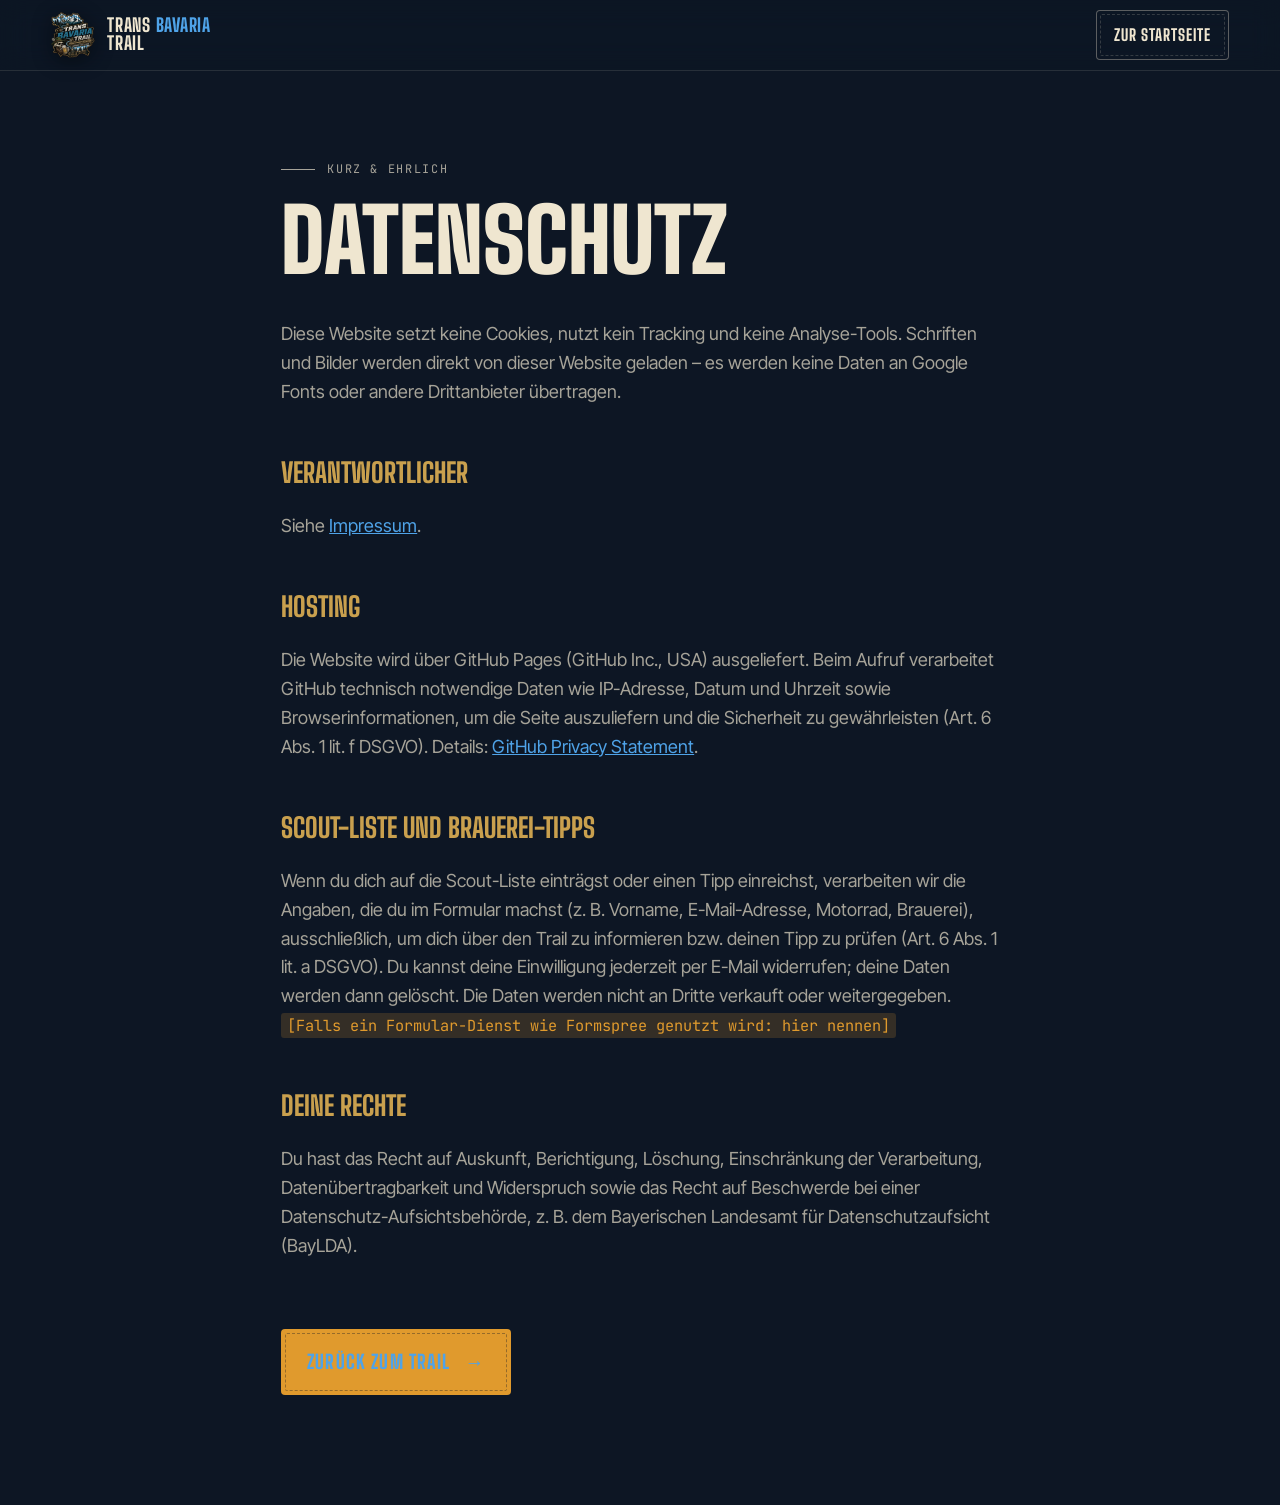
<file: datenschutz.html>
<!doctype html>
<html lang="de">
  <head>
    <meta charset="UTF-8" />
    <meta name="viewport" content="width=device-width, initial-scale=1.0" />
    <meta name="robots" content="noindex" />
    <meta name="theme-color" content="#0d1624" />
    <title>Datenschutz – Trans Bavaria Trail</title>
    <link rel="icon" type="image/png" href="assets/favicon.png" />
    <link rel="stylesheet" href="assets/fonts.css" />
    <link rel="stylesheet" href="styles.css" />
  </head>
  <body>
    <header class="site-header is-scrolled">
      <a class="brand" href="index.html" aria-label="Trans Bavaria Trail – zur Startseite">
        <img src="assets/tbt-logo-512.webp" alt="" width="44" height="47" />
        <span class="brand-text">Trans <span>Bavaria</span><br />Trail</span>
      </a>
      <a class="btn btn-ghost header-cta" href="index.html">Zur Startseite</a>
    </header>
    <main class="legal">
      <div class="wrap">
        <p class="eyebrow mono">Kurz &amp; ehrlich</p>
        <h1>Daten&shy;schutz</h1>
        <p>
          Diese Website setzt keine Cookies, nutzt kein Tracking und keine Analyse-Tools. Schriften und Bilder werden
          direkt von dieser Website geladen – es werden keine Daten an Google Fonts oder andere Drittanbieter übertragen.
        </p>
        <h2>Verantwortlicher</h2>
        <p>Siehe <a href="impressum.html">Impressum</a>.</p>
        <h2>Hosting</h2>
        <p>
          Die Website wird über GitHub Pages (GitHub Inc., USA) ausgeliefert. Beim Aufruf verarbeitet GitHub technisch
          notwendige Daten wie IP-Adresse, Datum und Uhrzeit sowie Browserinformationen, um die Seite auszuliefern und
          die Sicherheit zu gewährleisten (Art. 6 Abs. 1 lit. f DSGVO). Details:
          <a href="https://docs.github.com/de/site-policy/privacy-policies/github-general-privacy-statement" rel="noopener">GitHub Privacy Statement</a>.
        </p>
        <h2>Scout-Liste und Brauerei-Tipps</h2>
        <p>
          Wenn du dich auf die Scout-Liste einträgst oder einen Tipp einreichst, verarbeiten wir die Angaben, die du im
          Formular machst (z. B. Vorname, E-Mail-Adresse, Motorrad, Brauerei), ausschließlich, um dich über den Trail zu
          informieren bzw. deinen Tipp zu prüfen (Art. 6 Abs. 1 lit. a DSGVO). Du kannst deine Einwilligung jederzeit
          per E-Mail widerrufen; deine Daten werden dann gelöscht. Die Daten werden nicht an Dritte verkauft oder
          weitergegeben. <span class="todo">[Falls ein Formular-Dienst wie Formspree genutzt wird: hier nennen]</span>
        </p>
        <h2>Deine Rechte</h2>
        <p>
          Du hast das Recht auf Auskunft, Berichtigung, Löschung, Einschränkung der Verarbeitung, Datenübertragbarkeit
          und Widerspruch sowie das Recht auf Beschwerde bei einer Datenschutz-Aufsichtsbehörde, z. B. dem Bayerischen
          Landesamt für Datenschutzaufsicht (BayLDA).
        </p>
        <a class="btn legal-back" href="index.html">Zurück zum Trail <span class="arrow" aria-hidden="true">→</span></a>
      </div>
    </main>
  </body>
</html>
</file>
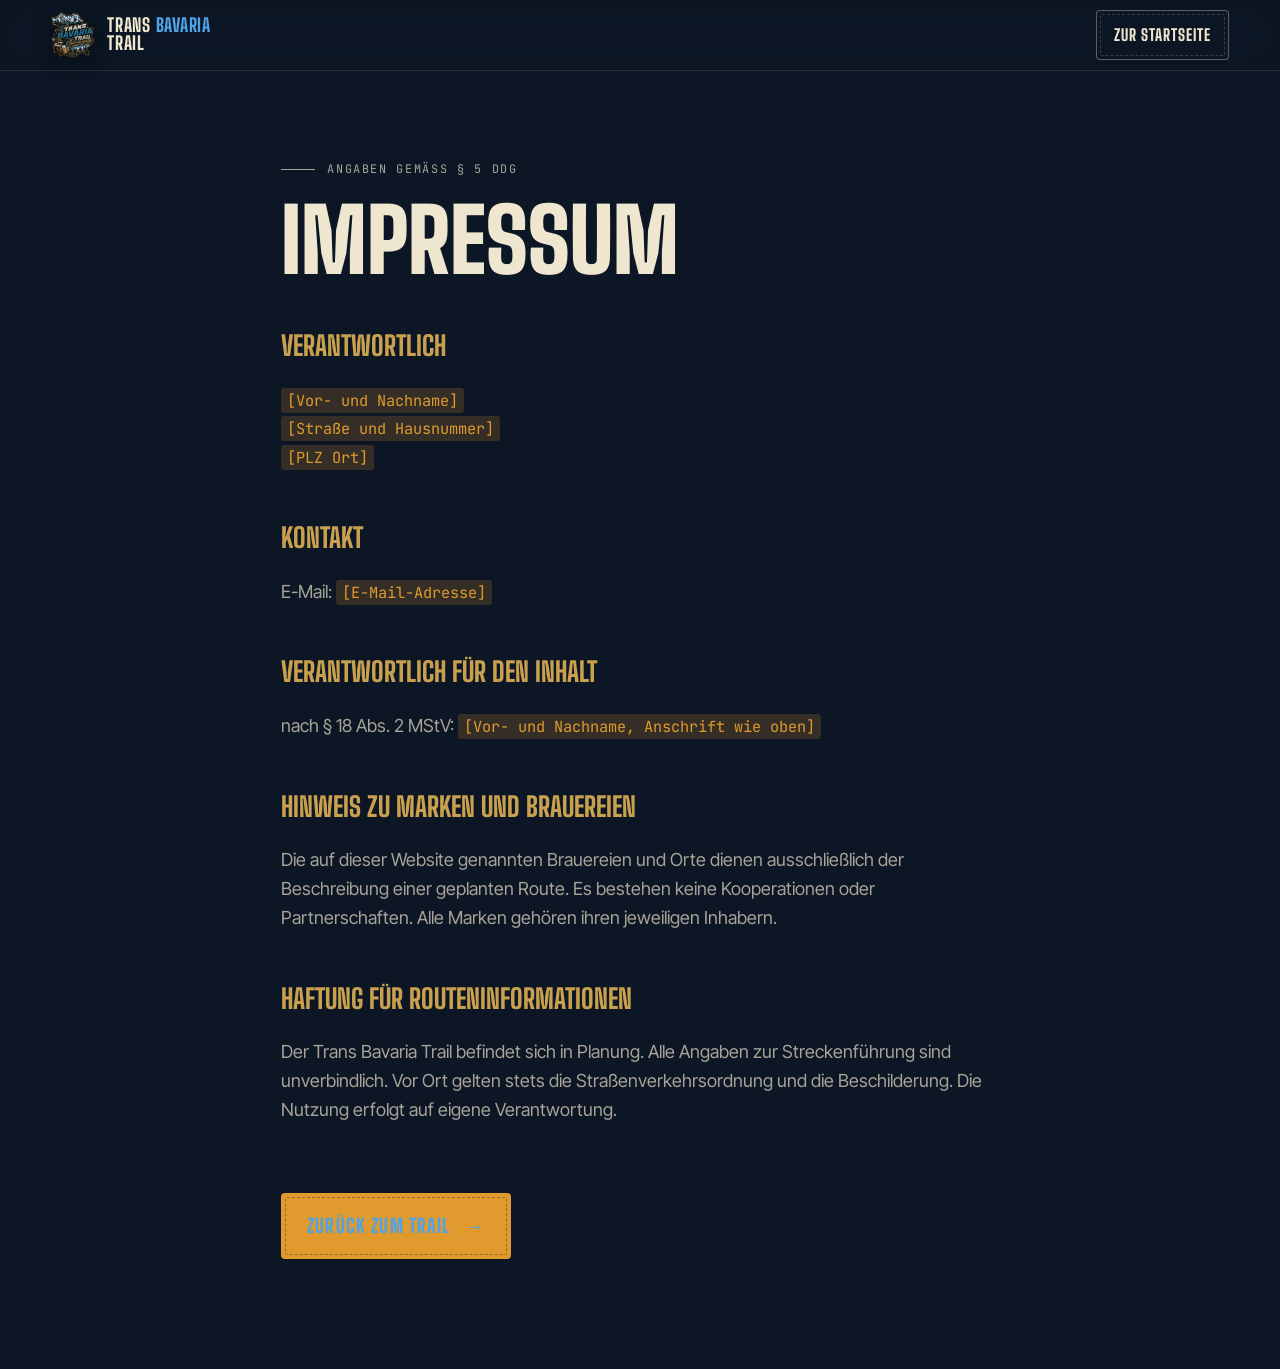
<file: impressum.html>
<!doctype html>
<html lang="de">
  <head>
    <meta charset="UTF-8" />
    <meta name="viewport" content="width=device-width, initial-scale=1.0" />
    <meta name="robots" content="noindex" />
    <meta name="theme-color" content="#0d1624" />
    <title>Impressum – Trans Bavaria Trail</title>
    <link rel="icon" type="image/png" href="assets/favicon.png" />
    <link rel="stylesheet" href="assets/fonts.css" />
    <link rel="stylesheet" href="styles.css" />
  </head>
  <body>
    <header class="site-header is-scrolled">
      <a class="brand" href="index.html" aria-label="Trans Bavaria Trail – zur Startseite">
        <img src="assets/tbt-logo-512.webp" alt="" width="44" height="47" />
        <span class="brand-text">Trans <span>Bavaria</span><br />Trail</span>
      </a>
      <a class="btn btn-ghost header-cta" href="index.html">Zur Startseite</a>
    </header>
    <main class="legal">
      <div class="wrap">
        <p class="eyebrow mono">Angaben gemäß § 5 DDG</p>
        <h1>Impressum</h1>
        <h2>Verantwortlich</h2>
        <p>
          <span class="todo">[Vor- und Nachname]</span><br />
          <span class="todo">[Straße und Hausnummer]</span><br />
          <span class="todo">[PLZ Ort]</span>
        </p>
        <h2>Kontakt</h2>
        <p>E-Mail: <span class="todo">[E-Mail-Adresse]</span></p>
        <h2>Verantwortlich für den Inhalt</h2>
        <p>nach § 18 Abs. 2 MStV: <span class="todo">[Vor- und Nachname, Anschrift wie oben]</span></p>
        <h2>Hinweis zu Marken und Brauereien</h2>
        <p>
          Die auf dieser Website genannten Brauereien und Orte dienen ausschließlich der Beschreibung einer geplanten
          Route. Es bestehen keine Kooperationen oder Partnerschaften. Alle Marken gehören ihren jeweiligen Inhabern.
        </p>
        <h2>Haftung für Routeninformationen</h2>
        <p>
          Der Trans Bavaria Trail befindet sich in Planung. Alle Angaben zur Streckenführung sind unverbindlich. Vor Ort
          gelten stets die Straßenverkehrsordnung und die Beschilderung. Die Nutzung erfolgt auf eigene Verantwortung.
        </p>
        <a class="btn legal-back" href="index.html">Zurück zum Trail <span class="arrow" aria-hidden="true">→</span></a>
      </div>
    </main>
  </body>
</html>
</file>
<file: assets/fonts.css>
/* latin-ext */
@font-face {
  font-family: 'Big Shoulders Display';
  font-style: normal;
  font-weight: 700;
  font-display: swap;
  src: url(fonts/BigShouldersDisplay-700-latin-ext.woff2) format('woff2');
  unicode-range: U+0100-02BA, U+02BD-02C5, U+02C7-02CC, U+02CE-02D7, U+02DD-02FF, U+0304, U+0308, U+0329, U+1D00-1DBF, U+1E00-1E9F, U+1EF2-1EFF, U+2020, U+20A0-20AB, U+20AD-20C0, U+2113, U+2C60-2C7F, U+A720-A7FF;
}
/* latin */
@font-face {
  font-family: 'Big Shoulders Display';
  font-style: normal;
  font-weight: 700;
  font-display: swap;
  src: url(fonts/BigShouldersDisplay-700-latin.woff2) format('woff2');
  unicode-range: U+0000-00FF, U+0131, U+0152-0153, U+02BB-02BC, U+02C6, U+02DA, U+02DC, U+0304, U+0308, U+0329, U+2000-206F, U+20AC, U+2122, U+2191, U+2193, U+2212, U+2215, U+FEFF, U+FFFD;
}
/* latin-ext */
@font-face {
  font-family: 'Big Shoulders Display';
  font-style: normal;
  font-weight: 800;
  font-display: swap;
  src: url(fonts/BigShouldersDisplay-800-latin-ext.woff2) format('woff2');
  unicode-range: U+0100-02BA, U+02BD-02C5, U+02C7-02CC, U+02CE-02D7, U+02DD-02FF, U+0304, U+0308, U+0329, U+1D00-1DBF, U+1E00-1E9F, U+1EF2-1EFF, U+2020, U+20A0-20AB, U+20AD-20C0, U+2113, U+2C60-2C7F, U+A720-A7FF;
}
/* latin */
@font-face {
  font-family: 'Big Shoulders Display';
  font-style: normal;
  font-weight: 800;
  font-display: swap;
  src: url(fonts/BigShouldersDisplay-800-latin.woff2) format('woff2');
  unicode-range: U+0000-00FF, U+0131, U+0152-0153, U+02BB-02BC, U+02C6, U+02DA, U+02DC, U+0304, U+0308, U+0329, U+2000-206F, U+20AC, U+2122, U+2191, U+2193, U+2212, U+2215, U+FEFF, U+FFFD;
}
/* latin-ext */
@font-face {
  font-family: 'Big Shoulders Display';
  font-style: normal;
  font-weight: 900;
  font-display: swap;
  src: url(fonts/BigShouldersDisplay-900-latin-ext.woff2) format('woff2');
  unicode-range: U+0100-02BA, U+02BD-02C5, U+02C7-02CC, U+02CE-02D7, U+02DD-02FF, U+0304, U+0308, U+0329, U+1D00-1DBF, U+1E00-1E9F, U+1EF2-1EFF, U+2020, U+20A0-20AB, U+20AD-20C0, U+2113, U+2C60-2C7F, U+A720-A7FF;
}
/* latin */
@font-face {
  font-family: 'Big Shoulders Display';
  font-style: normal;
  font-weight: 900;
  font-display: swap;
  src: url(fonts/BigShouldersDisplay-900-latin.woff2) format('woff2');
  unicode-range: U+0000-00FF, U+0131, U+0152-0153, U+02BB-02BC, U+02C6, U+02DA, U+02DC, U+0304, U+0308, U+0329, U+2000-206F, U+20AC, U+2122, U+2191, U+2193, U+2212, U+2215, U+FEFF, U+FFFD;
}
/* latin-ext */
@font-face {
  font-family: 'Inter Tight';
  font-style: italic;
  font-weight: 400;
  font-display: swap;
  src: url(fonts/InterTight-400i-latin-ext.woff2) format('woff2');
  unicode-range: U+0100-02BA, U+02BD-02C5, U+02C7-02CC, U+02CE-02D7, U+02DD-02FF, U+0304, U+0308, U+0329, U+1D00-1DBF, U+1E00-1E9F, U+1EF2-1EFF, U+2020, U+20A0-20AB, U+20AD-20C0, U+2113, U+2C60-2C7F, U+A720-A7FF;
}
/* latin */
@font-face {
  font-family: 'Inter Tight';
  font-style: italic;
  font-weight: 400;
  font-display: swap;
  src: url(fonts/InterTight-400i-latin.woff2) format('woff2');
  unicode-range: U+0000-00FF, U+0131, U+0152-0153, U+02BB-02BC, U+02C6, U+02DA, U+02DC, U+0304, U+0308, U+0329, U+2000-206F, U+20AC, U+2122, U+2191, U+2193, U+2212, U+2215, U+FEFF, U+FFFD;
}
/* latin-ext */
@font-face {
  font-family: 'Inter Tight';
  font-style: normal;
  font-weight: 400;
  font-display: swap;
  src: url(fonts/InterTight-400-latin-ext.woff2) format('woff2');
  unicode-range: U+0100-02BA, U+02BD-02C5, U+02C7-02CC, U+02CE-02D7, U+02DD-02FF, U+0304, U+0308, U+0329, U+1D00-1DBF, U+1E00-1E9F, U+1EF2-1EFF, U+2020, U+20A0-20AB, U+20AD-20C0, U+2113, U+2C60-2C7F, U+A720-A7FF;
}
/* latin */
@font-face {
  font-family: 'Inter Tight';
  font-style: normal;
  font-weight: 400;
  font-display: swap;
  src: url(fonts/InterTight-400-latin.woff2) format('woff2');
  unicode-range: U+0000-00FF, U+0131, U+0152-0153, U+02BB-02BC, U+02C6, U+02DA, U+02DC, U+0304, U+0308, U+0329, U+2000-206F, U+20AC, U+2122, U+2191, U+2193, U+2212, U+2215, U+FEFF, U+FFFD;
}
/* latin-ext */
@font-face {
  font-family: 'Inter Tight';
  font-style: normal;
  font-weight: 500;
  font-display: swap;
  src: url(fonts/InterTight-500-latin-ext.woff2) format('woff2');
  unicode-range: U+0100-02BA, U+02BD-02C5, U+02C7-02CC, U+02CE-02D7, U+02DD-02FF, U+0304, U+0308, U+0329, U+1D00-1DBF, U+1E00-1E9F, U+1EF2-1EFF, U+2020, U+20A0-20AB, U+20AD-20C0, U+2113, U+2C60-2C7F, U+A720-A7FF;
}
/* latin */
@font-face {
  font-family: 'Inter Tight';
  font-style: normal;
  font-weight: 500;
  font-display: swap;
  src: url(fonts/InterTight-500-latin.woff2) format('woff2');
  unicode-range: U+0000-00FF, U+0131, U+0152-0153, U+02BB-02BC, U+02C6, U+02DA, U+02DC, U+0304, U+0308, U+0329, U+2000-206F, U+20AC, U+2122, U+2191, U+2193, U+2212, U+2215, U+FEFF, U+FFFD;
}
/* latin-ext */
@font-face {
  font-family: 'Inter Tight';
  font-style: normal;
  font-weight: 600;
  font-display: swap;
  src: url(fonts/InterTight-600-latin-ext.woff2) format('woff2');
  unicode-range: U+0100-02BA, U+02BD-02C5, U+02C7-02CC, U+02CE-02D7, U+02DD-02FF, U+0304, U+0308, U+0329, U+1D00-1DBF, U+1E00-1E9F, U+1EF2-1EFF, U+2020, U+20A0-20AB, U+20AD-20C0, U+2113, U+2C60-2C7F, U+A720-A7FF;
}
/* latin */
@font-face {
  font-family: 'Inter Tight';
  font-style: normal;
  font-weight: 600;
  font-display: swap;
  src: url(fonts/InterTight-600-latin.woff2) format('woff2');
  unicode-range: U+0000-00FF, U+0131, U+0152-0153, U+02BB-02BC, U+02C6, U+02DA, U+02DC, U+0304, U+0308, U+0329, U+2000-206F, U+20AC, U+2122, U+2191, U+2193, U+2212, U+2215, U+FEFF, U+FFFD;
}
/* latin-ext */
@font-face {
  font-family: 'JetBrains Mono';
  font-style: normal;
  font-weight: 400;
  font-display: swap;
  src: url(fonts/JetBrainsMono-400-latin-ext.woff2) format('woff2');
  unicode-range: U+0100-02BA, U+02BD-02C5, U+02C7-02CC, U+02CE-02D7, U+02DD-02FF, U+0304, U+0308, U+0329, U+1D00-1DBF, U+1E00-1E9F, U+1EF2-1EFF, U+2020, U+20A0-20AB, U+20AD-20C0, U+2113, U+2C60-2C7F, U+A720-A7FF;
}
/* latin */
@font-face {
  font-family: 'JetBrains Mono';
  font-style: normal;
  font-weight: 400;
  font-display: swap;
  src: url(fonts/JetBrainsMono-400-latin.woff2) format('woff2');
  unicode-range: U+0000-00FF, U+0131, U+0152-0153, U+02BB-02BC, U+02C6, U+02DA, U+02DC, U+0304, U+0308, U+0329, U+2000-206F, U+20AC, U+2122, U+2191, U+2193, U+2212, U+2215, U+FEFF, U+FFFD;
}
/* latin-ext */
@font-face {
  font-family: 'JetBrains Mono';
  font-style: normal;
  font-weight: 600;
  font-display: swap;
  src: url(fonts/JetBrainsMono-600-latin-ext.woff2) format('woff2');
  unicode-range: U+0100-02BA, U+02BD-02C5, U+02C7-02CC, U+02CE-02D7, U+02DD-02FF, U+0304, U+0308, U+0329, U+1D00-1DBF, U+1E00-1E9F, U+1EF2-1EFF, U+2020, U+20A0-20AB, U+20AD-20C0, U+2113, U+2C60-2C7F, U+A720-A7FF;
}
/* latin */
@font-face {
  font-family: 'JetBrains Mono';
  font-style: normal;
  font-weight: 600;
  font-display: swap;
  src: url(fonts/JetBrainsMono-600-latin.woff2) format('woff2');
  unicode-range: U+0000-00FF, U+0131, U+0152-0153, U+02BB-02BC, U+02C6, U+02DA, U+02DC, U+0304, U+0308, U+0329, U+2000-206F, U+20AC, U+2122, U+2191, U+2193, U+2212, U+2215, U+FEFF, U+FFFD;
}
/* latin */
@font-face {
  font-family: 'UnifrakturMaguntia';
  font-style: normal;
  font-weight: 400;
  font-display: swap;
  src: url(fonts/UnifrakturMaguntia-400-latin.woff2) format('woff2');
  unicode-range: U+0000-00FF, U+0131, U+0152-0153, U+02BB-02BC, U+02C6, U+02DA, U+02DC, U+0304, U+0308, U+0329, U+2000-206F, U+20AC, U+2122, U+2191, U+2193, U+2212, U+2215, U+FEFF, U+FFFD;
}
</file>
<file: styles.css>
/* ------------------------------------------------------------------
   Trans Bavaria Trail — design tokens (taken from the patch)
------------------------------------------------------------------- */
:root {
  color-scheme: dark;
  --navy: #0d1624;
  --ink: #111e30;
  --ink-2: #16263b;
  --line: rgba(239, 230, 208, 0.12);
  --blue: #2f7fc8;
  --blue-hi: #4fa3e8;
  --rauten: #d8e6f3;
  --gold: #c9a04e;
  --cream: #efe6d0;
  --cream-dim: rgba(239, 230, 208, 0.68);
  --amber: #e09a2d;
  --pine: #25402f;
  --gravel: #8b7b62;
  --paper: #efe6d0;
  --paper-ink: #1a1510;

  --f-display: "Big Shoulders Display", "Arial Narrow", Impact, sans-serif;
  --f-body: "Inter Tight", system-ui, -apple-system, "Segoe UI", sans-serif;
  --f-mono: "JetBrains Mono", ui-monospace, "SFMono-Regular", Menlo, monospace;
  --f-frak: "UnifrakturMaguntia", "Old English Text MT", serif;

  --gutter: clamp(16px, 4vw, 56px);
  --max: 1320px;
  --ease: cubic-bezier(0.2, 0.7, 0.1, 1);
  --radius: 4px;
}

*,
*::before,
*::after {
  box-sizing: border-box;
}

html {
  scroll-behavior: smooth;
  -webkit-text-size-adjust: 100%;
}

body {
  margin: 0;
  background: var(--navy);
  color: var(--cream);
  font-family: var(--f-body);
  font-size: clamp(16px, 1.05vw + 10px, 18px);
  line-height: 1.6;
  overflow-x: hidden;
  -webkit-font-smoothing: antialiased;
}

img,
svg {
  display: block;
  max-width: 100%;
}

a {
  color: inherit;
}

::selection {
  background: var(--amber);
  color: var(--navy);
}

:focus-visible {
  outline: 2px solid var(--amber);
  outline-offset: 3px;
}

.skip-link {
  position: absolute;
  left: 16px;
  top: -60px;
  z-index: 100;
  padding: 10px 16px;
  background: var(--amber);
  color: var(--navy);
  font-weight: 600;
  text-decoration: none;
}
.skip-link:focus {
  top: 12px;
}

/* film grain over everything */
.grain {
  position: fixed;
  inset: -50%;
  z-index: 90;
  pointer-events: none;
  opacity: 0.07;
  background-image: url("data:image/svg+xml;utf8,<svg xmlns='http://www.w3.org/2000/svg' width='220' height='220'><filter id='n'><feTurbulence type='fractalNoise' baseFrequency='.85' numOctaves='3' stitchTiles='stitch'/><feColorMatrix values='0 0 0 0 1  0 0 0 0 1  0 0 0 0 1  0 0 0 .9 0'/></filter><rect width='100%' height='100%' filter='url(%23n)'/></svg>");
  animation: grain 1.2s steps(6) infinite;
}
@keyframes grain {
  0% { transform: translate(0, 0); }
  20% { transform: translate(-3%, 2%); }
  40% { transform: translate(2%, -4%); }
  60% { transform: translate(-4%, -1%); }
  80% { transform: translate(3%, 3%); }
  100% { transform: translate(0, 0); }
}

/* ------------------------------------------------------------------
   Typography helpers
------------------------------------------------------------------- */
.mono {
  font-family: var(--f-mono);
  font-size: 0.74rem;
  letter-spacing: 0.14em;
  text-transform: uppercase;
}

.eyebrow {
  display: inline-flex;
  align-items: center;
  gap: 12px;
  margin: 0 0 22px;
  color: var(--gold);
}
.eyebrow::before {
  content: "";
  width: 34px;
  height: 1px;
  background: currentColor;
}

.h-display {
  margin: 0;
  font-family: var(--f-display);
  font-weight: 900;
  line-height: 0.88;
  letter-spacing: -0.01em;
  text-transform: uppercase;
  font-size: clamp(3rem, 7.4vw, 7.4rem);
}
.h-display em {
  font-style: normal;
  color: var(--blue-hi);
}
.h-display .amber {
  color: var(--amber);
}

.frak {
  font-family: var(--f-frak);
  font-weight: 400;
  text-transform: none;
  letter-spacing: 0;
}

.lead {
  font-size: clamp(1.1rem, 1.2vw + 0.7rem, 1.45rem);
  line-height: 1.5;
  color: var(--cream);
}

.muted {
  color: var(--cream-dim);
}

/* ------------------------------------------------------------------
   Layout
------------------------------------------------------------------- */
.wrap {
  width: 100%;
  max-width: var(--max);
  margin: 0 auto;
  padding: 0 var(--gutter);
}

.section {
  position: relative;
  padding: clamp(88px, 12vw, 180px) 0;
}

.section-tag {
  display: flex;
  align-items: center;
  justify-content: space-between;
  gap: 16px;
  padding-bottom: 18px;
  margin-bottom: clamp(40px, 6vw, 80px);
  border-bottom: 1px solid var(--line);
  color: var(--cream-dim);
}
.section-tag b {
  color: var(--gold);
  font-weight: 600;
}

/* ------------------------------------------------------------------
   Buttons
------------------------------------------------------------------- */
.btn {
  --bg: var(--amber);
  --fg: var(--navy);
  position: relative;
  display: inline-flex;
  align-items: center;
  gap: 14px;
  padding: 18px 26px;
  border: 0;
  border-radius: var(--radius);
  background: var(--bg);
  color: var(--fg);
  font-family: var(--f-display);
  font-size: 1.2rem;
  font-weight: 800;
  letter-spacing: 0.06em;
  text-transform: uppercase;
  text-decoration: none;
  cursor: pointer;
  overflow: hidden;
  transition: transform 0.4s var(--ease), box-shadow 0.4s var(--ease);
}
.btn::after {
  content: "";
  position: absolute;
  inset: 4px;
  border: 1px dashed rgba(13, 22, 36, 0.35);
  border-radius: 2px;
  pointer-events: none;
}
.btn:hover {
  transform: translateY(-2px);
  box-shadow: 0 14px 40px -12px rgba(224, 154, 45, 0.6);
}
.btn .arrow {
  transition: transform 0.4s var(--ease);
}
.btn:hover .arrow {
  transform: translateX(4px);
}
.btn-ghost {
  --bg: transparent;
  --fg: var(--cream);
  box-shadow: inset 0 0 0 1px rgba(239, 230, 208, 0.35);
}
.btn-ghost::after {
  border-color: rgba(239, 230, 208, 0.18);
}
.btn-ghost:hover {
  box-shadow: inset 0 0 0 1px var(--cream);
}

/* ------------------------------------------------------------------
   Header
------------------------------------------------------------------- */
.site-header {
  position: fixed;
  inset: 0 0 auto;
  z-index: 50;
  display: flex;
  align-items: center;
  justify-content: space-between;
  gap: 24px;
  padding: 14px var(--gutter);
  transition: background 0.4s var(--ease), padding 0.4s var(--ease), border-color 0.4s;
  border-bottom: 1px solid transparent;
}
.site-header.is-scrolled {
  padding-top: 10px;
  padding-bottom: 10px;
  background: rgba(13, 22, 36, 0.82);
  -webkit-backdrop-filter: blur(14px) saturate(1.2);
  backdrop-filter: blur(14px) saturate(1.2);
  border-color: var(--line);
}

.brand {
  display: flex;
  align-items: center;
  gap: 12px;
  text-decoration: none;
}
.brand img {
  width: 44px;
  height: auto;
  filter: drop-shadow(0 4px 10px rgba(0, 0, 0, 0.45));
  transition: transform 0.5s var(--ease);
}
.brand:hover img {
  transform: rotate(-8deg) scale(1.06);
}
.brand-text {
  font-family: var(--f-display);
  font-weight: 800;
  font-size: 1.15rem;
  line-height: 0.95;
  letter-spacing: 0.04em;
  text-transform: uppercase;
}
.brand-text span {
  color: var(--blue-hi);
}

.nav {
  display: flex;
  gap: clamp(14px, 2vw, 30px);
}
.nav a {
  position: relative;
  text-decoration: none;
  color: var(--cream-dim);
  transition: color 0.3s;
}
.nav a::after {
  content: "";
  position: absolute;
  left: 0;
  right: 0;
  bottom: -6px;
  height: 1px;
  background: var(--amber);
  transform: scaleX(0);
  transform-origin: left;
  transition: transform 0.4s var(--ease);
}
.nav a:hover,
.nav a.is-active {
  color: var(--cream);
}
.nav a:hover::after,
.nav a.is-active::after {
  transform: scaleX(1);
}

.header-cta {
  padding: 12px 18px;
  font-size: 1rem;
}

.menu-toggle {
  display: none;
  width: 46px;
  height: 46px;
  border: 1px solid var(--line);
  border-radius: var(--radius);
  background: transparent;
  color: var(--cream);
  cursor: pointer;
}
.menu-toggle span {
  display: block;
  width: 20px;
  height: 2px;
  margin: 5px auto;
  background: currentColor;
  transition: transform 0.3s var(--ease), opacity 0.3s;
}
.menu-open .menu-toggle span:nth-child(1) { transform: translateY(7px) rotate(45deg); }
.menu-open .menu-toggle span:nth-child(2) { opacity: 0; }
.menu-open .menu-toggle span:nth-child(3) { transform: translateY(-7px) rotate(-45deg); }

/* ------------------------------------------------------------------
   Hero
------------------------------------------------------------------- */
.hero {
  position: relative;
  min-height: 100svh;
  display: grid;
  align-items: center;
  padding: 120px 0 0;
  overflow: hidden;
  isolation: isolate;
  background:
    radial-gradient(ellipse 70% 60% at 72% 40%, rgba(47, 127, 200, 0.22), transparent 70%),
    radial-gradient(ellipse 50% 40% at 15% 90%, rgba(224, 154, 45, 0.1), transparent 70%),
    var(--navy);
}

#topo {
  position: absolute;
  inset: 0;
  z-index: -2;
  width: 100%;
  height: 100%;
  opacity: 0.55;
}

.hero-grid {
  display: grid;
  grid-template-columns: minmax(0, 1.25fr) minmax(0, 0.9fr);
  align-items: center;
  gap: clamp(24px, 4vw, 64px);
  padding-bottom: clamp(150px, 17vw, 230px);
}

.status-pill {
  display: inline-flex;
  align-items: center;
  gap: 10px;
  padding: 8px 14px;
  margin-bottom: 28px;
  border: 1px solid rgba(201, 160, 78, 0.45);
  border-radius: 100px;
  color: var(--gold);
  background: rgba(13, 22, 36, 0.5);
}
.status-pill i {
  width: 8px;
  height: 8px;
  border-radius: 50%;
  background: var(--amber);
  box-shadow: 0 0 0 0 rgba(224, 154, 45, 0.7);
  animation: ping 2s infinite;
}
@keyframes ping {
  0% { box-shadow: 0 0 0 0 rgba(224, 154, 45, 0.7); }
  70% { box-shadow: 0 0 0 10px rgba(224, 154, 45, 0); }
  100% { box-shadow: 0 0 0 0 rgba(224, 154, 45, 0); }
}

.hero h1 {
  margin: 0;
  font-family: var(--f-display);
  font-weight: 900;
  text-transform: uppercase;
  line-height: 0.84;
  font-size: clamp(3.2rem, min(7.4vw, 11.5vh), 8.6rem);
  letter-spacing: -0.015em;
}
.hero h1 .line {
  display: block;
  overflow: hidden;
  padding-bottom: 0.04em;
}
.hero h1 .line > span {
  display: block;
  transform: translateY(105%);
  animation: rise 1.1s var(--ease) forwards;
}
.hero h1 .line:nth-child(2) > span {
  animation-delay: 0.12s;
  color: var(--blue-hi);
}
.hero h1 .line:nth-child(3) > span {
  animation-delay: 0.24s;
}
@keyframes rise {
  to { transform: translateY(0); }
}
.hero h1 .small {
  font-size: 0.36em;
  line-height: 1.1;
  letter-spacing: 0.02em;
  color: var(--cream-dim);
}

.hero-lead {
  max-width: 34ch;
  margin: 26px 0 32px;
  opacity: 0;
  animation: fade 1s 0.6s var(--ease) forwards;
}
.hero-actions {
  display: flex;
  flex-wrap: wrap;
  gap: 14px;
  opacity: 0;
  animation: fade 1s 0.8s var(--ease) forwards;
}
@keyframes fade {
  from { opacity: 0; transform: translateY(16px); }
  to { opacity: 1; transform: none; }
}

.hero-patch {
  position: relative;
  justify-self: center;
  width: min(100%, 480px, 62vh);
  perspective: 1000px;
  opacity: 0;
  animation: patchIn 1.4s 0.3s var(--ease) forwards;
}
@keyframes patchIn {
  from { opacity: 0; transform: scale(0.86) rotate(-6deg); }
  to { opacity: 1; transform: none; }
}
.hero-patch .tilt {
  transform-style: preserve-3d;
  transition: transform 0.6s var(--ease);
  will-change: transform;
}
.hero-patch img {
  width: 100%;
  height: auto;
  filter: drop-shadow(0 40px 60px rgba(0, 0, 0, 0.55)) drop-shadow(0 0 1px rgba(201, 160, 78, 0.6));
  animation: float 7s ease-in-out infinite;
}
@keyframes float {
  0%, 100% { transform: translateY(0) rotate(-1.2deg); }
  50% { transform: translateY(-12px) rotate(1deg); }
}
.patch-glow {
  position: absolute;
  inset: 12%;
  z-index: -1;
  border-radius: 50%;
  background: radial-gradient(circle, rgba(47, 127, 200, 0.45), transparent 65%);
  filter: blur(30px);
}
.coord {
  position: absolute;
  color: var(--cream-dim);
  white-space: nowrap;
}
.coord-a { top: -13%; left: 0; }
.coord-b { bottom: -4%; right: 0; text-align: right; }

/* layered landscape (parallax) */
.landscape {
  position: absolute;
  inset: auto 0 0 0;
  z-index: -1;
  height: clamp(200px, 28vw, 380px);
  pointer-events: none;
}
.landscape svg {
  position: absolute;
  bottom: 0;
  left: 0;
  width: 100%;
  height: 100%;
}
.layer-rider {
  position: absolute;
  bottom: 23%;
  left: 0;
  width: clamp(38px, 4vw, 60px);
  offset-rotate: auto;
}

.scroll-cue {
  position: absolute;
  left: 50%;
  bottom: 22px;
  z-index: 3;
  display: flex;
  flex-direction: column;
  align-items: center;
  gap: 10px;
  transform: translateX(-50%);
  color: var(--cream-dim);
  text-decoration: none;
}
.scroll-cue i {
  width: 1px;
  height: 42px;
  background: linear-gradient(var(--amber), transparent);
  animation: cue 2s var(--ease) infinite;
  transform-origin: top;
}
@keyframes cue {
  0% { transform: scaleY(0); }
  50% { transform: scaleY(1); }
  100% { transform: scaleY(1); opacity: 0; }
}

/* ------------------------------------------------------------------
   Marquee
------------------------------------------------------------------- */
.marquee {
  position: relative;
  z-index: 2;
  overflow: hidden;
  padding: 18px 0;
  background: var(--amber);
  color: var(--navy);
  transform: rotate(-1.2deg);
  margin: -24px -10px 0;
  box-shadow: 0 20px 40px -20px rgba(0, 0, 0, 0.6);
}
.marquee-track {
  display: flex;
  width: max-content;
  animation: marquee 38s linear infinite;
}
.marquee span {
  padding: 0 22px;
  font-family: var(--f-display);
  font-size: clamp(1.4rem, 2.4vw, 2.2rem);
  font-weight: 900;
  letter-spacing: 0.04em;
  text-transform: uppercase;
  white-space: nowrap;
}
.marquee span.dot {
  padding: 0;
  font-size: 1rem;
  align-self: center;
}
@keyframes marquee {
  to { transform: translateX(-50%); }
}

/* ------------------------------------------------------------------
   Idee
------------------------------------------------------------------- */
.manifest {
  max-width: 22ch;
  margin: 0 0 clamp(56px, 8vw, 110px);
  font-family: var(--f-display);
  font-weight: 800;
  font-size: clamp(2.2rem, 5.2vw, 5.4rem);
  line-height: 0.98;
  text-transform: uppercase;
}
.manifest .w {
  color: rgba(239, 230, 208, 0.16);
  transition: color 0.5s var(--ease);
}
.manifest .w.on {
  color: var(--cream);
}
.manifest .w.hl.on {
  color: var(--blue-hi);
}
.manifest .w.am.on {
  color: var(--amber);
}

.cards-3 {
  display: grid;
  grid-template-columns: repeat(3, minmax(0, 1fr));
  gap: 18px;
}
.card {
  position: relative;
  padding: clamp(26px, 3vw, 40px);
  background: var(--ink);
  border-radius: var(--radius);
  overflow: hidden;
  transition: transform 0.5s var(--ease), background 0.5s;
}
.card::before {
  content: "";
  position: absolute;
  inset: 8px;
  border: 1.5px dashed rgba(201, 160, 78, 0.28);
  border-radius: 2px;
  pointer-events: none;
  transition: border-color 0.5s;
}
.card:hover {
  transform: translateY(-6px);
  background: var(--ink-2);
}
.card:hover::before {
  border-color: rgba(201, 160, 78, 0.8);
}
.card .num {
  display: flex;
  justify-content: space-between;
  align-items: center;
  color: var(--gold);
  margin-bottom: 56px;
}
.card .icon {
  width: 54px;
  height: 54px;
  color: var(--blue-hi);
}
.card h3 {
  margin: 0 0 12px;
  font-family: var(--f-display);
  font-weight: 800;
  font-size: clamp(1.8rem, 2.4vw, 2.4rem);
  line-height: 1;
  text-transform: uppercase;
}
.card p {
  margin: 0;
  color: var(--cream-dim);
}

/* ------------------------------------------------------------------
   Stats band
------------------------------------------------------------------- */
.stats {
  border-top: 1px solid var(--line);
  border-bottom: 1px solid var(--line);
  background: linear-gradient(180deg, var(--ink), var(--navy));
}
.stats-grid {
  display: grid;
  grid-template-columns: repeat(4, minmax(0, 1fr));
}
.stat {
  padding: clamp(30px, 4vw, 54px) clamp(10px, 2vw, 28px);
  border-left: 1px solid var(--line);
}
.stat:first-child {
  border-left: 0;
}
.stat strong {
  display: block;
  font-family: var(--f-display);
  font-weight: 900;
  font-size: clamp(3.2rem, 6.5vw, 6.2rem);
  line-height: 0.9;
  color: var(--cream);
}
.stat strong sup {
  font-size: 0.4em;
  color: var(--amber);
  vertical-align: top;
  margin-left: 2px;
}
.stat .mono {
  display: block;
  margin-top: 12px;
  color: var(--gold);
}
.stat p {
  margin: 6px 0 0;
  font-size: 0.9rem;
  color: var(--cream-dim);
}

/* ------------------------------------------------------------------
   Route (sticky map + stages)
------------------------------------------------------------------- */
.route {
  background:
    radial-gradient(ellipse 60% 50% at 20% 30%, rgba(37, 64, 47, 0.45), transparent 70%),
    var(--navy);
}
.route-head {
  display: grid;
  grid-template-columns: minmax(0, 1.1fr) minmax(0, 0.9fr);
  gap: clamp(24px, 5vw, 80px);
  align-items: end;
  margin-bottom: clamp(48px, 7vw, 100px);
}
.route-head p {
  margin: 0;
}

.route-body {
  display: grid;
  grid-template-columns: minmax(0, 1.05fr) minmax(0, 0.95fr);
  gap: clamp(24px, 5vw, 80px);
  align-items: start;
}

.map-sticky {
  position: sticky;
  top: 92px;
}
.map-frame {
  position: relative;
  padding: clamp(14px, 2vw, 26px);
  border-radius: var(--radius);
  background: rgba(17, 30, 48, 0.6);
  box-shadow: inset 0 0 0 1px var(--line);
}
.map-frame::before {
  content: "";
  position: absolute;
  inset: 7px;
  border: 1.5px dashed rgba(201, 160, 78, 0.35);
  border-radius: 2px;
  pointer-events: none;
}
.map-meta {
  display: flex;
  justify-content: space-between;
  gap: 12px;
  margin-bottom: 10px;
  color: var(--cream-dim);
}
.map-meta b {
  color: var(--amber);
  font-weight: 600;
}

#bayern-map {
  width: 100%;
  height: auto;
  max-height: calc(100vh - 220px);
  overflow: visible;
}
#bayern-map .land {
  fill: rgba(47, 127, 200, 0.07);
  stroke: rgba(216, 230, 243, 0.55);
  stroke-width: 2;
  stroke-linejoin: round;
}
#bayern-map .district {
  fill: transparent;
  stroke: rgba(216, 230, 243, 0.16);
  stroke-width: 1;
  stroke-dasharray: 3 5;
  transition: fill 0.6s var(--ease);
}
#bayern-map .district.is-active {
  fill: rgba(47, 127, 200, 0.2);
}
#bayern-map .route-ghost {
  fill: none;
  stroke: rgba(239, 230, 208, 0.18);
  stroke-width: 2;
  stroke-dasharray: 2 7;
  stroke-linecap: round;
}
#bayern-map .route-line {
  fill: none;
  stroke: var(--amber);
  stroke-width: 3.2;
  stroke-linecap: round;
  stroke-linejoin: round;
  filter: drop-shadow(0 0 6px rgba(224, 154, 45, 0.55));
}
#bayern-map .district-label {
  fill: rgba(239, 230, 208, 0.5);
  font-family: var(--f-mono);
  font-size: 16px;
  letter-spacing: 0.18em;
  text-transform: uppercase;
}
#bayern-map .pin circle.halo {
  fill: var(--amber);
  opacity: 0;
  transform-box: fill-box;
  transform-origin: center;
}
#bayern-map .pin circle.dot {
  fill: var(--navy);
  stroke: rgba(239, 230, 208, 0.5);
  stroke-width: 2.5;
  transition: fill 0.4s, stroke 0.4s;
}
#bayern-map .pin.reached circle.dot {
  fill: var(--amber);
  stroke: var(--cream);
}
#bayern-map .pin.reached circle.halo {
  animation: halo 2.4s ease-out infinite;
}
#bayern-map .pin text {
  fill: var(--cream);
  font-family: var(--f-display);
  font-weight: 800;
  font-size: 19px;
  letter-spacing: 0.04em;
  text-transform: uppercase;
  paint-order: stroke;
  stroke: var(--navy);
  stroke-width: 5px;
  opacity: 0;
  transition: opacity 0.5s;
}
#bayern-map .pin.reached text {
  opacity: 1;
}
@keyframes halo {
  0% { opacity: 0.5; transform: scale(1); }
  100% { opacity: 0; transform: scale(3.2); }
}
#bayern-map .compass text {
  fill: var(--gold);
  font-family: var(--f-mono);
  font-size: 13px;
}
.map-note {
  margin: 12px 0 0;
  color: var(--cream-dim);
  font-size: 0.8rem;
}

.stages {
  list-style: none;
  margin: 0;
  padding: 0;
  counter-reset: stage;
}
.stage {
  position: relative;
  padding: 34px 0 40px 0;
  border-top: 1px solid var(--line);
  opacity: 0.4;
  transition: opacity 0.6s var(--ease);
}
.stage.is-active {
  opacity: 1;
}
.stage-top {
  display: flex;
  align-items: center;
  gap: 16px;
  margin-bottom: 14px;
}
.tulip {
  flex: none;
  width: 58px;
  height: 58px;
  padding: 6px;
  border: 1.5px solid var(--gold);
  border-radius: 3px;
  color: var(--cream);
  background: var(--ink);
}
.stage-top .mono {
  color: var(--gold);
}
.stage-top .mono span {
  display: block;
  color: var(--cream-dim);
}
.stage h3 {
  margin: 0 0 10px;
  font-family: var(--f-display);
  font-weight: 900;
  font-size: clamp(2rem, 3.4vw, 3.2rem);
  line-height: 0.95;
  text-transform: uppercase;
}
.stage p {
  margin: 0 0 18px;
  color: var(--cream-dim);
  max-width: 48ch;
}
.brewery-chips {
  display: flex;
  flex-wrap: wrap;
  gap: 8px;
}
.chip {
  display: inline-flex;
  align-items: center;
  gap: 8px;
  padding: 8px 12px;
  border-radius: 100px;
  background: rgba(224, 154, 45, 0.1);
  box-shadow: inset 0 0 0 1px rgba(224, 154, 45, 0.35);
  font-size: 0.9rem;
}
.chip svg {
  width: 16px;
  height: 16px;
  color: var(--amber);
}
.chip small {
  color: var(--cream-dim);
}
.candidate {
  display: inline-block;
  margin-top: 14px;
  color: var(--gravel);
}

.stage-facts {
  display: flex;
  flex-wrap: wrap;
  gap: 10px 28px;
  margin: 0 0 14px;
}
.stage-facts div {
  display: grid;
  gap: 2px;
}
.stage-facts dt {
  color: var(--gold);
  font-size: 0.64rem;
}
.stage-facts dd {
  margin: 0;
  font-family: var(--f-display);
  font-size: 1.9rem;
  font-weight: 800;
  line-height: 1;
  font-variant-numeric: tabular-nums;
}
.stage p b {
  color: var(--cream);
  font-weight: 600;
}
.stage-sub {
  margin: 0 0 8px !important;
  color: var(--gold) !important;
  font-size: 0.64rem;
}
.gpx-box {
  position: relative;
  margin-top: 26px;
  padding: clamp(24px, 3vw, 36px);
  border-radius: var(--radius);
  background: var(--ink);
}
.gpx-box::before {
  content: "";
  position: absolute;
  inset: 8px;
  border: 1.5px dashed rgba(201, 160, 78, 0.4);
  border-radius: 2px;
  pointer-events: none;
}
.gpx-box p {
  margin: 0 0 20px;
  color: var(--cream-dim);
}
.gpx-box .eyebrow {
  margin-bottom: 12px;
  color: var(--gold);
}

/* ------------------------------------------------------------------
   Code (paper section)
------------------------------------------------------------------- */
.code {
  background: var(--paper);
  color: var(--paper-ink);
  overflow: hidden;
}
.code::before {
  content: "";
  position: absolute;
  inset: 0;
  opacity: 0.5;
  background-image: repeating-linear-gradient(
    -45deg,
    transparent 0 44px,
    rgba(47, 127, 200, 0.05) 44px 88px
  ),
  repeating-linear-gradient(
    45deg,
    transparent 0 44px,
    rgba(47, 127, 200, 0.05) 44px 88px
  );
  pointer-events: none;
}
.code .section-tag {
  border-color: rgba(26, 21, 16, 0.18);
  color: rgba(26, 21, 16, 0.6);
}
.code .section-tag b {
  color: #9a7426;
}
.code .h-display em {
  color: var(--blue);
}
.code .eyebrow {
  color: #9a7426;
}
.code-head {
  display: grid;
  grid-template-columns: minmax(0, 1.2fr) minmax(0, 0.8fr);
  gap: clamp(24px, 5vw, 80px);
  align-items: end;
  margin-bottom: clamp(48px, 6vw, 90px);
}
.code-head p {
  margin: 0;
  color: rgba(26, 21, 16, 0.75);
}
.rules {
  display: grid;
  grid-template-columns: repeat(3, minmax(0, 1fr));
  border-top: 2px solid var(--paper-ink);
  counter-reset: rule;
}
.rule {
  position: relative;
  padding: 30px clamp(14px, 2vw, 28px) 36px;
  border-bottom: 1px solid rgba(26, 21, 16, 0.2);
  border-right: 1px solid rgba(26, 21, 16, 0.2);
}
.rule:nth-child(3n) {
  border-right: 0;
}
.rule .mono {
  color: #9a7426;
}
.rule h3 {
  margin: 14px 0 8px;
  font-family: var(--f-display);
  font-weight: 900;
  font-size: clamp(1.7rem, 2.6vw, 2.5rem);
  line-height: 0.95;
  text-transform: uppercase;
}
.rule p {
  margin: 0;
  font-size: 0.95rem;
  color: rgba(26, 21, 16, 0.72);
}
.rule.key {
  background: var(--paper-ink);
  color: var(--paper);
}
.rule.key p {
  color: rgba(239, 230, 208, 0.75);
}
.rule.key h3 {
  color: var(--amber);
}
.stamp {
  position: absolute;
  right: clamp(8px, 4vw, 60px);
  top: clamp(180px, 16vw, 260px);
  width: clamp(120px, 13vw, 180px);
  transform: rotate(12deg);
  color: var(--blue);
  opacity: 0.85;
}

/* ------------------------------------------------------------------
   Setup (what you need)
------------------------------------------------------------------- */
.setup-grid {
  display: grid;
  grid-template-columns: minmax(0, 0.9fr) minmax(0, 1.1fr);
  gap: clamp(28px, 5vw, 80px);
  align-items: start;
}
.spec {
  margin: 0;
  border-top: 1px solid var(--line);
}
.spec div {
  display: grid;
  grid-template-columns: 170px minmax(0, 1fr);
  gap: 20px;
  padding: 22px 0;
  border-bottom: 1px solid var(--line);
}
.spec dt {
  color: var(--gold);
}
.spec dd {
  margin: 0;
}
.spec dd strong {
  display: block;
  font-family: var(--f-display);
  font-size: 1.6rem;
  font-weight: 800;
  line-height: 1.05;
  text-transform: uppercase;
}
.spec dd span {
  color: var(--cream-dim);
  font-size: 0.95rem;
}

/* ------------------------------------------------------------------
   Crew
------------------------------------------------------------------- */
.crew {
  background:
    radial-gradient(ellipse 60% 70% at 80% 50%, rgba(47, 127, 200, 0.18), transparent 70%),
    var(--ink);
  overflow: hidden;
}
.crew-grid {
  display: grid;
  grid-template-columns: minmax(0, 0.9fr) minmax(0, 1.1fr);
  gap: clamp(32px, 6vw, 100px);
  align-items: center;
}
.bbs-seal {
  position: relative;
  transition: transform 0.6s var(--ease);
  width: min(100%, 520px);
  justify-self: center;
}
.bbs-seal svg {
  width: 100%;
  height: auto;
  overflow: visible;
  filter: drop-shadow(0 40px 60px rgba(0, 0, 0, 0.55));
}
.bbs-seal .ring-text {
  animation: spin 60s linear infinite;
  transform-origin: 300px 300px;
}
@keyframes spin {
  to { transform: rotate(360deg); }
}
.crew-copy .h-display {
  font-size: clamp(2.8rem, 6vw, 6rem);
}
.crew-copy .lead {
  margin: 28px 0 18px;
}
.timeline {
  list-style: none;
  margin: 40px 0 0;
  padding: 0;
  border-left: 1px dashed rgba(201, 160, 78, 0.5);
}
.timeline li {
  position: relative;
  padding: 0 0 26px 26px;
}
.timeline li::before {
  content: "";
  position: absolute;
  left: -6px;
  top: 6px;
  width: 11px;
  height: 11px;
  border-radius: 50%;
  background: var(--ink);
  border: 2px solid var(--gold);
}
.timeline li.now::before {
  background: var(--amber);
  border-color: var(--amber);
  box-shadow: 0 0 0 6px rgba(224, 154, 45, 0.2);
}
.timeline .mono {
  color: var(--gold);
}
.timeline strong {
  display: block;
  font-family: var(--f-display);
  font-weight: 800;
  font-size: 1.5rem;
  text-transform: uppercase;
  line-height: 1.1;
}
.timeline span {
  color: var(--cream-dim);
  font-size: 0.95rem;
}

/* ------------------------------------------------------------------
   FAQ
------------------------------------------------------------------- */
.faq-grid {
  display: grid;
  grid-template-columns: minmax(0, 0.8fr) minmax(0, 1.2fr);
  gap: clamp(28px, 5vw, 80px);
}
.faq-list details {
  border-bottom: 1px solid var(--line);
}
.faq-list details:first-child {
  border-top: 1px solid var(--line);
}
.faq-list summary {
  display: flex;
  justify-content: space-between;
  align-items: center;
  gap: 20px;
  padding: 26px 0;
  cursor: pointer;
  list-style: none;
  font-family: var(--f-display);
  font-weight: 800;
  font-size: clamp(1.5rem, 2.4vw, 2.1rem);
  line-height: 1.05;
  text-transform: uppercase;
  transition: color 0.3s;
}
.faq-list summary::-webkit-details-marker {
  display: none;
}
.faq-list summary:hover {
  color: var(--amber);
}
.faq-list summary i {
  position: relative;
  flex: none;
  width: 34px;
  height: 34px;
  border: 1px solid var(--line);
  border-radius: 50%;
}
.faq-list summary i::before,
.faq-list summary i::after {
  content: "";
  position: absolute;
  left: 50%;
  top: 50%;
  width: 12px;
  height: 1.5px;
  background: var(--amber);
  transform: translate(-50%, -50%);
  transition: transform 0.4s var(--ease);
}
.faq-list summary i::after {
  transform: translate(-50%, -50%) rotate(90deg);
}
.faq-list details[open] summary i::after {
  transform: translate(-50%, -50%) rotate(0deg);
}
.faq-list .answer {
  padding: 0 0 28px;
  max-width: 62ch;
  color: var(--cream-dim);
}
.faq-list .answer p {
  margin: 0;
}

/* ------------------------------------------------------------------
   Join / CTA
------------------------------------------------------------------- */
.join {
  position: relative;
  overflow: hidden;
  background: var(--blue);
  color: var(--navy);
}
.join::before {
  content: "";
  position: absolute;
  inset: 0;
  background-image: url("data:image/svg+xml;utf8,<svg xmlns='http://www.w3.org/2000/svg' width='56' height='96'><path d='M28 0 56 48 28 96 0 48Z' fill='%23ffffff' fill-opacity='.16'/></svg>");
  background-size: 56px 96px;
  pointer-events: none;
}
.join .wrap {
  position: relative;
}
.join .section-tag {
  border-color: rgba(13, 22, 36, 0.25);
  color: rgba(13, 22, 36, 0.7);
}
.join .section-tag b {
  color: var(--navy);
}
.join-grid {
  display: grid;
  grid-template-columns: repeat(2, minmax(0, 1fr));
  gap: 18px;
}
.join-card {
  position: relative;
  padding: clamp(28px, 4vw, 56px);
  border-radius: var(--radius);
  background: var(--navy);
  color: var(--cream);
}
.join-card::before {
  content: "";
  position: absolute;
  inset: 8px;
  border: 1.5px dashed rgba(201, 160, 78, 0.4);
  border-radius: 2px;
  pointer-events: none;
}
.join-card.light {
  background: var(--paper);
  color: var(--paper-ink);
}
.join-card.light::before {
  border-color: rgba(154, 116, 38, 0.5);
}
.join-card h2 {
  margin: 0 0 14px;
  font-family: var(--f-display);
  font-weight: 900;
  font-size: clamp(2.3rem, 4.2vw, 4rem);
  line-height: 0.92;
  text-transform: uppercase;
}
.join-card > p {
  margin: 0 0 28px;
  color: var(--cream-dim);
}
.join-card.light > p {
  color: rgba(26, 21, 16, 0.72);
}
.join-card .eyebrow {
  color: var(--gold);
}
.join-card.light .eyebrow {
  color: #9a7426;
}

.form {
  position: relative;
  display: grid;
  gap: 12px;
}
.form .row {
  display: grid;
  grid-template-columns: 1fr 1fr;
  gap: 12px;
}
.field {
  display: grid;
  gap: 6px;
}
.field label {
  font-family: var(--f-mono);
  font-size: 0.7rem;
  letter-spacing: 0.14em;
  text-transform: uppercase;
  opacity: 0.75;
}
.field input,
.field select,
.field textarea {
  width: 100%;
  padding: 15px 16px;
  border: 1px solid rgba(239, 230, 208, 0.22);
  border-radius: var(--radius);
  background: rgba(239, 230, 208, 0.04);
  color: inherit;
  font: inherit;
  font-size: 1rem;
  transition: border-color 0.3s, background 0.3s;
}
.join-card.light .field input,
.join-card.light .field select,
.join-card.light .field textarea {
  border-color: rgba(26, 21, 16, 0.25);
  background: rgba(255, 255, 255, 0.45);
}
.field input:focus,
.field select:focus,
.field textarea:focus {
  outline: none;
  border-color: var(--amber);
  background: rgba(224, 154, 45, 0.06);
}
.field textarea {
  min-height: 96px;
  resize: vertical;
}
.form .btn {
  justify-self: start;
  margin-top: 6px;
}
.form-note {
  margin: 4px 0 0;
  font-size: 0.8rem;
  opacity: 0.7;
}
.form-status {
  min-height: 1.4em;
  margin: 0;
  font-size: 0.9rem;
  color: var(--amber);
}
.join-card.light .form-status {
  color: #7a5a14;
}
.hp {
  position: absolute !important;
  left: -9999px !important;
}

/* ------------------------------------------------------------------
   Footer
------------------------------------------------------------------- */
.footer {
  position: relative;
  padding: clamp(80px, 10vw, 140px) 0 36px;
  background: #080e17;
  overflow: hidden;
}
.prost {
  margin: 0;
  font-family: var(--f-frak);
  font-size: clamp(6rem, 24vw, 22rem);
  line-height: 0.8;
  text-align: center;
  color: transparent;
  -webkit-text-stroke: 1.5px rgba(201, 160, 78, 0.55);
  user-select: none;
}
.footer-row {
  display: grid;
  grid-template-columns: minmax(0, 1.4fr) repeat(2, minmax(0, 1fr));
  gap: clamp(24px, 4vw, 60px);
  margin-top: clamp(40px, 6vw, 80px);
  padding-top: 40px;
  border-top: 1px solid var(--line);
}
.footer-brand {
  display: flex;
  gap: 18px;
  align-items: center;
}
.footer-brand img {
  width: 92px;
  height: auto;
}
.footer-brand p {
  margin: 6px 0 0;
  color: var(--cream-dim);
  font-size: 0.95rem;
}
.footer h4 {
  margin: 0 0 14px;
  color: var(--gold);
  font-weight: 600;
}
.footer ul {
  list-style: none;
  margin: 0;
  padding: 0;
  display: grid;
  gap: 8px;
}
.footer ul a {
  color: var(--cream-dim);
  text-decoration: none;
  transition: color 0.3s;
}
.footer ul a:hover {
  color: var(--amber);
}
.footer-bottom {
  display: flex;
  flex-wrap: wrap;
  justify-content: space-between;
  gap: 12px;
  margin-top: 56px;
  color: rgba(239, 230, 208, 0.4);
}

/* ------------------------------------------------------------------
   Brauerei-Atlas
------------------------------------------------------------------- */
.atlas {
  background:
    radial-gradient(ellipse 50% 50% at 85% 20%, rgba(224, 154, 45, 0.08), transparent 70%),
    var(--ink);
  border-top: 1px solid var(--line);
}
.atlas-controls {
  display: flex;
  flex-wrap: wrap;
  align-items: center;
  justify-content: space-between;
  gap: 14px 24px;
  margin-bottom: 22px;
}
.atlas-chips {
  display: flex;
  flex-wrap: wrap;
  gap: 8px;
}
.fchip {
  padding: 9px 14px;
  border: 0;
  border-radius: 100px;
  background: rgba(239, 230, 208, 0.06);
  box-shadow: inset 0 0 0 1px var(--line);
  color: var(--cream-dim);
  font-family: var(--f-mono);
  font-size: 0.72rem;
  letter-spacing: 0.1em;
  text-transform: uppercase;
  cursor: pointer;
  transition: background 0.3s, color 0.3s, box-shadow 0.3s;
}
.fchip small {
  margin-left: 4px;
  color: var(--gold);
  font-size: 1em;
}
.fchip:hover {
  color: var(--cream);
  box-shadow: inset 0 0 0 1px rgba(239, 230, 208, 0.4);
}
.fchip.is-on {
  background: var(--amber);
  color: var(--navy);
  box-shadow: none;
}
.fchip.is-on small {
  color: var(--navy);
}
.atlas-toggle {
  display: inline-flex;
  align-items: center;
  gap: 10px;
  color: var(--cream);
  font-family: var(--f-mono);
  font-size: 0.72rem;
  letter-spacing: 0.1em;
  text-transform: uppercase;
  cursor: pointer;
}
.atlas-toggle input {
  width: 18px;
  height: 18px;
  accent-color: var(--amber);
}

.atlas-body {
  display: grid;
  grid-template-columns: minmax(0, 1.05fr) minmax(0, 0.95fr);
  gap: 18px;
  align-items: stretch;
}
.atlas-map-frame {
  align-self: start;
}
.legend {
  display: inline-flex;
  align-items: center;
  gap: 8px;
}
.legend i {
  display: inline-block;
  width: 10px;
  height: 10px;
  border-radius: 50%;
}
.lg-room {
  background: var(--amber);
}
.lg-other {
  margin-left: 8px;
  background: var(--navy);
  box-shadow: inset 0 0 0 2px var(--cream);
}
#atlas-map {
  width: 100%;
  height: auto;
  overflow: visible;
}
#atlas-map .land {
  fill: rgba(47, 127, 200, 0.07);
  stroke: rgba(216, 230, 243, 0.55);
  stroke-width: 2;
  stroke-linejoin: round;
}
#atlas-map .district {
  fill: transparent;
  stroke: rgba(216, 230, 243, 0.16);
  stroke-width: 1;
  stroke-dasharray: 3 5;
  transition: fill 0.5s var(--ease);
}
#atlas-map .district.is-active {
  fill: rgba(47, 127, 200, 0.18);
}
#atlas-map .route-ghost {
  fill: none;
  stroke: rgba(224, 154, 45, 0.25);
  stroke-width: 2;
  stroke-dasharray: 2 7;
}
.bdot {
  cursor: pointer;
  outline: none;
}
.bdot circle {
  fill: var(--navy);
  stroke: var(--cream);
  stroke-width: 2.5;
  transform-box: fill-box;
  transform-origin: center;
  transition: transform 0.3s var(--ease), opacity 0.3s, fill 0.3s;
}
.bdot.room circle {
  fill: var(--amber);
  stroke: var(--navy);
}
.bdot:hover circle,
.bdot:focus-visible circle,
.bdot.is-hot circle {
  transform: scale(1.8);
  stroke: var(--cream);
}
.bdot.is-hot circle {
  fill: var(--blue-hi);
}
.bdot.is-off {
  pointer-events: none;
}
.bdot.is-off circle {
  opacity: 0.1;
}

.atlas-list {
  list-style: none;
  margin: 0;
  padding: 0 6px 0 0;
  display: grid;
  gap: 10px;
  align-content: start;
  max-height: min(78vh, 860px);
  overflow-y: auto;
  scrollbar-color: rgba(201, 160, 78, 0.5) transparent;
  scrollbar-width: thin;
}
.bcard {
  position: relative;
  padding: 20px 22px;
  border-radius: var(--radius);
  background: var(--navy);
  box-shadow: inset 0 0 0 1px var(--line);
  transition: box-shadow 0.3s, background 0.3s;
}
.bcard[hidden] {
  display: none;
}
.bcard.is-hot {
  background: var(--ink-2);
  box-shadow: inset 0 0 0 1.5px var(--amber);
}
.bcard-top {
  display: flex;
  justify-content: space-between;
  gap: 12px;
  color: var(--gold);
  font-size: 0.66rem;
}
.bcard-top span:last-child {
  color: var(--cream-dim);
  text-align: right;
}
.bcard h3 {
  margin: 10px 0 2px;
  font-family: var(--f-display);
  font-weight: 800;
  font-size: 1.65rem;
  line-height: 1;
  text-transform: uppercase;
  text-wrap: balance;
}
.bplace {
  margin: 0 0 10px;
  color: var(--blue-hi);
  font-size: 0.9rem;
}
.bdesc {
  margin: 0 0 10px;
  color: var(--cream-dim);
  font-size: 0.95rem;
  line-height: 1.5;
}
.bspec {
  margin: 0 0 14px;
  font-size: 0.92rem;
}
.bspec b {
  margin-right: 6px;
  color: var(--gold);
  font-weight: 600;
  font-size: 0.66rem;
}
.bfoot {
  display: flex;
  flex-wrap: wrap;
  align-items: center;
  justify-content: space-between;
  gap: 10px;
}
.badges {
  display: flex;
  flex-wrap: wrap;
  gap: 6px;
}
.badge {
  padding: 4px 9px;
  border-radius: 100px;
  box-shadow: inset 0 0 0 1px var(--line);
  color: var(--cream-dim);
  font-family: var(--f-mono);
  font-size: 0.64rem;
  letter-spacing: 0.08em;
  text-transform: uppercase;
}
.badge.room {
  background: rgba(224, 154, 45, 0.16);
  box-shadow: inset 0 0 0 1px rgba(224, 154, 45, 0.5);
  color: var(--amber);
}
.blink {
  color: var(--blue-hi);
  font-size: 0.68rem;
  text-decoration: none;
}
.blink:hover {
  color: var(--amber);
}
.atlas-empty {
  padding: 30px;
  color: var(--cream-dim);
}
.atlas-note {
  display: block !important;
  margin-top: 18px;
}

@media (max-width: 900px) {
  .atlas-body {
    grid-template-columns: 1fr;
  }
  .atlas-list {
    max-height: 72vh;
  }
}

/* ------------------------------------------------------------------
   Reveal on scroll
------------------------------------------------------------------- */
.reveal {
  opacity: 0;
  transform: translateY(34px);
  transition: opacity 1s var(--ease), transform 1s var(--ease);
}
.reveal.in {
  opacity: 1;
  transform: none;
}
.reveal[data-delay="1"] { transition-delay: 0.1s; }
.reveal[data-delay="2"] { transition-delay: 0.2s; }
.reveal[data-delay="3"] { transition-delay: 0.3s; }

.no-js .reveal {
  opacity: 1;
  transform: none;
}

/* ------------------------------------------------------------------
   Responsive
------------------------------------------------------------------- */
@media (max-width: 1080px) {
  .nav,
  .header-cta {
    display: none;
  }
  .menu-toggle {
    display: block;
  }
  .menu-open .nav {
    position: fixed;
    inset: 0;
    z-index: -1;
    display: flex;
    flex-direction: column;
    justify-content: center;
    gap: 6px;
    padding: 100px var(--gutter) 40px;
    background: var(--navy);
  }
  .menu-open .nav a {
    font-family: var(--f-display);
    font-size: clamp(2.4rem, 10vw, 4rem);
    font-weight: 900;
    text-transform: uppercase;
    letter-spacing: 0;
    color: var(--cream);
    line-height: 1.1;
  }
  .menu-open .nav a::after {
    display: none;
  }

  .route-body {
    grid-template-columns: 1fr;
  }
  .map-sticky {
    top: 64px;
    z-index: 2;
    margin: 0 calc(var(--gutter) * -1);
    padding: 0 var(--gutter) 10px;
    background: linear-gradient(var(--navy) 85%, transparent);
  }
  #bayern-map {
    max-height: 42vh;
  }
  .map-frame {
    padding: 10px;
  }
  .map-note {
    display: none;
  }
}

@media (max-width: 900px) {
  .hero-grid,
  .route-head,
  .code-head,
  .setup-grid,
  .crew-grid,
  .faq-grid,
  .join-grid {
    grid-template-columns: 1fr;
  }
  .hero-grid {
    padding-bottom: 180px;
  }
  .hero-patch {
    order: -1;
    width: min(72%, 360px);
  }
  .coord {
    display: none;
  }
  .cards-3 {
    grid-template-columns: 1fr;
  }
  .stats-grid {
    grid-template-columns: repeat(2, minmax(0, 1fr));
  }
  .stat:nth-child(3) {
    border-left: 0;
  }
  .stat:nth-child(n + 3) {
    border-top: 1px solid var(--line);
  }
  .rules {
    grid-template-columns: 1fr 1fr;
  }
  .rule:nth-child(3n) {
    border-right: 1px solid rgba(26, 21, 16, 0.2);
  }
  .rule:nth-child(2n) {
    border-right: 0;
  }
  .stamp {
    display: none;
  }
  .footer-row {
    grid-template-columns: 1fr 1fr;
  }
  .footer-brand {
    grid-column: 1 / -1;
  }
}

@media (max-width: 560px) {
  .hero {
    padding-top: 96px;
  }
  .hero-actions .btn {
    width: 100%;
    justify-content: space-between;
  }
  .rules {
    grid-template-columns: 1fr;
  }
  .rule {
    border-right: 0 !important;
  }
  .spec div {
    grid-template-columns: 1fr;
    gap: 6px;
  }
  .form .row {
    grid-template-columns: 1fr;
  }
  .section-tag .hide-sm {
    display: none;
  }
  .brand-text {
    font-size: 1rem;
  }
}

@media (prefers-reduced-motion: reduce) {
  *,
  *::before,
  *::after {
    animation-duration: 0.01ms !important;
    animation-iteration-count: 1 !important;
    transition-duration: 0.01ms !important;
    scroll-behavior: auto !important;
  }
  .grain {
    animation: none;
  }
  .reveal {
    opacity: 1;
    transform: none;
  }
}

/* ------------------------------------------------------------------
   Legal pages
------------------------------------------------------------------- */
.legal {
  padding: 150px 0 110px;
}
.legal .wrap {
  max-width: 820px;
}
.legal h1 {
  margin: 0 0 40px;
  font-family: var(--f-display);
  font-weight: 900;
  font-size: clamp(3rem, 8vw, 5.5rem);
  line-height: 0.9;
  text-transform: uppercase;
}
.legal h2 {
  margin: 44px 0 10px;
  font-family: var(--f-display);
  font-weight: 800;
  font-size: 1.7rem;
  text-transform: uppercase;
  color: var(--gold);
}
.legal p,
.legal li {
  color: var(--cream-dim);
}
.legal a {
  color: var(--blue-hi);
}
.todo {
  padding: 2px 6px;
  border-radius: 3px;
  background: rgba(224, 154, 45, 0.18);
  color: var(--amber);
  font-family: var(--f-mono);
  font-size: 0.85em;
}
.legal-back {
  display: inline-flex;
  margin-top: 50px;
}
</file>
